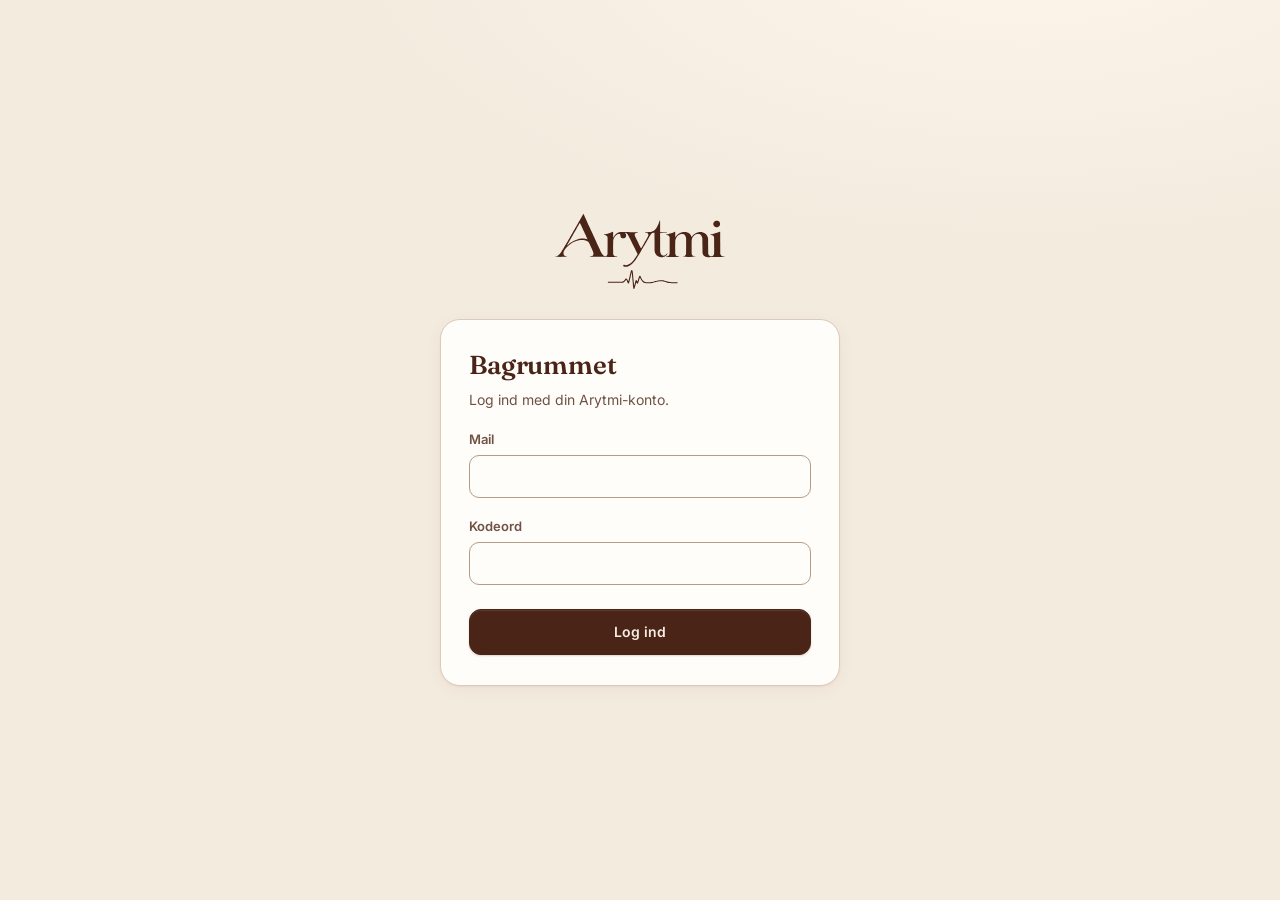
<file: admin/index.html>
<!doctype html>
<html lang="da">
<head>
<meta charset="UTF-8">
<!--
  INDHOLDSPOLITIK (CSP). Samme opbygning som de fire app-sider — se
  README.md for de tre ting, der er værd at kende, hvis du retter i den.

  Én forskel fra de andre sider: `form-action 'none'` er her af en endnu
  mere konkret grund. Login-formularen herunder indeholder et KODEORD til
  en administratorkonto. Uden linjen ville en formular uden JavaScript
  submitte til sig selv med GET, og kodeordet ville stå i adresselinjen,
  i browserhistorikken og i alt, hvad der måtte logge adresser undervejs.
-->
<!--
  ⚠️ `img-src` har faaet Supabase med 17/9, og det er IKKE en opblødning
  af politikken - det er en ny, navngiven kilde til én slags fil.

  Stedbillederne ligger i spanden `stedbilleder` (0034) og hentes fra
  projektets eget domaene. Uden linjen blokerer browseren dem lydloest:
  fladen ville vise tomme flisér, uploaden ville se ud til at lykkes, og
  fejlen ville staa i konsollen et sted, ingen kigger.

  Domaenet er det SAMME, som `connect-src` allerede tillader. Der er
  altsaa ikke kommet en ny part til - kun en ny slags anmodning til en
  part, siden i forvejen taler med.
-->
<!--
  ⚠️ `img-src` har OGSAA faaet OpenStreetMaps fliseserver 17/9, og DEN er
  en ny part. Det skal staa tydeligt, for det er den foerste.

  Hvorfor den maatte med: kortet ved "Vaelg placering" tegner fliser, og
  fliser er billeder fra et fremmed domaene. Uden linjen ville kortet vaere
  et graat felt - og LYDLOEST, som alting er, naar en CSP siger nej.

  Hvorfor lige den: `tile.openstreetmap.org` henter appen allerede fra
  (app.js:4956), og det samme goer `arytmi.com/rekognoscering`. Der kommer
  altsaa ikke en ny part til PRODUKTET - kun til den her sides politik.
  Havde vi valgt en anden udbyder for bagrummets skyld, ville der vaere to
  at holde styr paa i stedet for én.

  🔸 OG DEN ER IKKE DEN RIGTIGE PAA SIGT. C4 i `docs/oversete-ting.md`
  (Arytmi-repoet) siger det rent ud: OSM's fliser er drevet af frivillige
  og er ikke beregnet til apps med rigtige brugere, og CARTO stempler
  allerede "API KEY REQUIRED" tvaers over sine. Den dag OSM goer det
  samme, forsvinder kortet BEGGE steder paa én gang. Svaret i C4 er en
  noegle i Supabases secrets og en Edge-funktion, der henter flisen - og
  det er en beslutning, ikke en detalje. Den hoerer til Kennet.

  `data:` er OGSAA kommet med, og den er ikke en part - den er ingen.
  `data:` betyder "billedet staar i selve linjen", altsaa bytes fra vores
  egen side, ikke en adresse nogen kan svare paa. Grunden er konkret:
  Leaflet saetter en flises `src` til en 1x1 gennemsigtig GIF som
  `data:`-adresse, naar den AFBRYDER en hentning, man er scrollet forbi.
  Blev den blokeret, virkede kortet stadig - men konsollen fyldtes med en
  raekke roede CSP-fejl for HVER flise. Og en konsol fuld af stoej er en
  konsol, hvor den aegte fejl ikke kan ses. Det er faelde 4 i status, og
  den er dyrere end den her linje.

  (Nej, den kan ikke loeses ved at pege Leaflet paa en lokal fil:
  `L.Util.emptyImageUrl` er kun en KOPI i den minificerede udgave -
  motoren laeser sin egen variabel, og at rette i `vendor/` ville vaere at
  redigere tredjepartskode, vi ikke selv vedligeholder.)

  `connect-src` er URØRT. Kortet henter kun billeder.

  15/10 — SKRIFTERNE: `font-src 'self'`. Bagrummet henter Arytmis egne
  Fraunces og Inter fra ../fonts/ (samme filer som arytmi.com/privatliv).
  Kun vores egen vært - ingen fremmed adresse er kommet til. Kennets valg
  15/10; før faldt overskrifterne ned i Georgia og brødteksten i Segoe UI.

  24/9 — NUMMERPLADERNE (nummerplader.js) kræver to ting mere, og ikke én
  mere end det:
    · `'wasm-unsafe-eval'` i script-src. Motoren er WebAssembly, og en
      browser oversætter ikke wasm uden. Den tillader IKKE eval() af
      JavaScript — det er netop derfor, nøgleordet findes.
    · `'self'` i connect-src. Motoren henter sin .wasm og modellen med
      fetch, fra vores egen vært. Ingen fremmed adresse er kommet til.
-->
<meta http-equiv="Content-Security-Policy" content="default-src 'none'; script-src 'self' 'unsafe-inline' 'wasm-unsafe-eval'; style-src 'self' 'unsafe-inline'; font-src 'self'; img-src 'self' data: https://vxleyvtumbwtkejoiaev.supabase.co https://tile.openstreetmap.org; connect-src 'self' https://vxleyvtumbwtkejoiaev.supabase.co; base-uri 'none'; form-action 'none'">
<!--
  12/10 — CLICKJACKING (klar-til-live 2.5). `frame-ancestors` virker ikke i
  et meta-tag, og GitHub Pages kan ikke sende headeren. Så siden gemmer sig
  selv, indtil scriptet har set, at den IKKE ligger i en ramme. Ligger den i
  en, vises intet, og browseren sendes til den rigtige side i stedet.
  Skjul FØRST, vis bagefter: lykkes scriptet ikke, er siden usynlig — ikke
  åben i en fremmeds ramme. Bagrummet virker ikke uden JavaScript alligevel.
-->
<style id="mod-ramme">html{display:none!important}</style>
<script>
  if (window.self === window.top) {
    document.getElementById('mod-ramme').remove();
  } else {
    try { window.top.location = window.self.location.href; } catch (e) {}
  }
</script>
<meta name="viewport" content="width=device-width, initial-scale=1">
<title>Arytmi — bagrummet</title>
<meta name="robots" content="noindex, nofollow">
<link rel="icon" href="../favicon.ico?v=20260927" sizes="any">
<link rel="icon" href="../favicon-32.png?v=20260927" sizes="32x32" type="image/png">
<link rel="apple-touch-icon" href="../apple-touch-icon-180.png?v=20260927">
<!--
  Leaflet 1.9.4, lokalt og ikke fra et CDN - samme grund som i appen: det
  er tredjepartskode i produktionsstien, som en fremmed server ellers kan
  skifte ud under os. `script-src 'self'` ville i oevrigt ogsaa naegte et
  CDN. Samme fil som `rekognoscering/vendor/`, kopieret ind her, saa
  bagrummet ikke gaar i stykker den dag, rekognosceringen bliver flyttet.
-->
<link rel="stylesheet" href="vendor/leaflet.css?v=20260917">
<script src="vendor/leaflet.js?v=20260917"></script>
<!-- Nummerpladerne (24/9). Filen er lille; motoren og modellen (22 MB)
     hentes først, når nogen lægger et billede op. -->
<script src="nummerplader.js?v=20260924"></script>
<!-- Sider & funnels (9/11): Arytmis egen sidebygger. GrapesJS (1,1 MB)
     hentes først, når en side åbnes - se sider.js. -->
<link rel="stylesheet" href="sider.css?v=20261110f">
<script src="sider-elementer.js?v=20261110f"></script>
<script src="sider.js?v=20261110f"></script>
<!-- Produkter (0085, 9/11): produkter, varianter, priser, samlinger, rabatter,
     fragt og tags til Arytmis egen ordreformular - se produkter.js. -->
<link rel="stylesheet" href="produkter.css?v=20261109e">
<script src="produkter.js?v=20261110a"></script>
<!-- Kontakter (0089, 9/11): formularer -> kontakter, tidslinje, samtykke - se kontakter.js. -->
<link rel="stylesheet" href="kontakter.css?v=20261110u">
<script src="segmentregler.js?v=20261110a"></script>
<script src="kontakter.js?v=20261110u"></script>
<!-- Automatiseringer (0094, 10/11): forløb = udløser + trin; liste, editor, kørsler - se automatiseringer.js.
     Bruger segmentregler.js (delt med Kontakter) og nogle kt-klasser fra kontakter.css. -->
<link rel="stylesheet" href="automatiseringer.css?v=20261110a">
<script src="automatiseringer.js?v=20261110a"></script>
<!-- Ordrer (0090, 9/11): egen checkouts ordrer, filtre, refusion, annullering - se ordrer.js. -->
<link rel="stylesheet" href="ordrer.css?v=20261110a">
<script src="ordrer.js?v=20261110a"></script>
<!--
  =============================================================
  ARYTMI — BAGRUMMET. arytmi.com/admin
  =============================================================

  Bygget 11/9 2026. Kennet og Oliivia skal kunne passe Arytmi fra en
  browser i stedet for at åbne Supabases dashboard, hver gang der skal
  rettes et komma. Dashboardet er et værktøj for en, der kan SQL — det er
  ikke et arbejdsbord, og det tilgiver ikke en fejlklikket `delete`.

  DE FEM RUM (15/10)

    Oversigt            status og de fire nøgletal - hentet i samme sekund.
    Salg & Marketing    salg pr. dag og pr. produkt, funnelen, Google-søgning.
    Brugere             konti, adgang, roller, ordrer - og nye kunder pr. dag.
    Indhold             Tekster · Vores ture · Arytmi mails · Udgivelser.
    Drift & sikkerhed   driften, login-misbrug, to-faktor, beredskab og brudlog.

  En fane, der ser færdig ud og ikke er det, er værre end ingen fane: den
  værste tilstand for et værn er at se ud, som om det virker.

  ÉN UDGIV-KNAP, OG DEN SIDDER I TOPPEN. Den sender ALT ud — tekster og
  ture i ét bundt. Sad der en knap i hver fane, ville det se ud, som om
  man kunne udgive teksterne uden turene, og det kan man ikke.

  SIKKERHEDEN LIGGER IKKE HER. Alt går gennem PostgREST og
  Edge-funktionerne med brugerens eget token, og RLS afgør, hvad der
  kommer retur. Fjernede nogen hele denne fil og skrev sin egen, ville de
  få nøjagtig de samme rækker. Fanerne er en BEKVEMMELIGHED, ikke en lås
  — koden må gerne vise en knap til noget, serveren siger nej til, så
  længe serveren faktisk siger nej.

  ALT SKRIVES MED textContent. Aldrig innerHTML, ikke ét sted.

  NØGLEN HERUNDER ER OFFENTLIG. Det er den publicerbare nøgle, lavet til
  at stå i klientkode — samme som på de fire andre sider. Service-nøglen
  er en HELT anden ting og må aldrig herind.
-->
<style>
  /* =============================================================
     BAGRUMMETS UDSEENDE — ét lag, omskrevet 15/10 2026
     =============================================================

     Historikken, kort, så næste person ikke gentager den:
       17/9  Den første udgave var "ren og læselig, og den var ikke ARYTMI".
             Omskrevet: serif til overskrifter og tal, Udgiv stor og farvet,
             kort med dybde, fast sidebjælke der bliver bundbjælke på telefon.
       27/9  Oliivias palet. De gamle variabelnavne blev, kun værdierne skiftede.
       13/10 LØFT ("ikke særlig lækkert at arbejde i", Kennet): mørk skinne,
             større titler, nøgletal i serif, rundere kort. Lagt OVENPÅ som en
             blok - og så stod mange selektorer to steder med hver sin værdi.
       15/10 Kennet: "meget klodset og svært at læse ... sæt det professionelt
             op". Forslaget (fem rum, ét designsystem) er godkendt, med palet A
             (27/9), Arytmis egne skrifter og de fem navne. Det her er TRIN 1:
             kun udseendet. Faner, knapper og JavaScript er de samme.

     REGLERNE, DER HOLDER DET SAMLET
       · Én farve pr. ROLLE (tokens herunder). De gamle navne (--gran, --rav,
         --fjord, --dæmpet, --flade, --linje) peger på rollerne, så ingen
         klasse er omdøbt, og JavaScriptet ikke skal kende noget nyt.
       · Seks skriftstørrelser: 12 (etiket, versaler) · 13 (hjælp, metadata)
         · 14 (knapper, tabeller) · 15 (brødtekst, felter) · 18 serif
         (korttitel) · 30 serif (sidetitel, 24 på telefon). Nøgletal 32/40
         serif. INTET under 12 px.
       · Ét kort, én tabel, én formular, én slags status. Hver selektor står
         ÉT sted - ingen lag ovenpå, som 13/10 blev til.
       · Skrifterne er Arytmis egne, Fraunces og Inter, fra ../fonts/ (samme
         filer som arytmi.com/privatliv). Det kræver `font-src 'self'` i
         indholdspolitikken - Kennet 15/10. Indtil da faldt overskrifterne ned
         i Georgia og brødteksten i Segoe UI.
       · Status er altid lys + tegn + ord, aldrig farve alene (12/10).
     ============================================================= */
  @font-face{
    font-family:'Fraunces';
    font-style:normal;
    font-weight:300 700;
    font-display:swap;
    src:url('../fonts/fraunces.woff2?v=20261003') format('woff2');
  }
  @font-face{
    font-family:'Inter';
    font-style:normal;
    font-weight:400 700;
    font-display:swap;
    src:url('../fonts/inter.woff2?v=20261003') format('woff2');
  }

  :root{
    /* ROLLERNE — palet A, Oliivias fra 27/9 (Kennet 15/10). */
    --bund:#f4ebdf;          /* siden */
    --flade:#fffdf9;         /* kort, felter, tabeller */
    --flade-2:#f8f1e7;       /* indfældet: tabelhoved, paneler, valgt segment */
    --tekst:#4a2417;         /* 13:1 på flade */
    --tekst-2:#6f5245;       /* al sekundær tekst - 7:1 på flade, 6:1 på bund */
    --kant:#dccbb8;          /* kort og tabeller */
    --kant-felt:#b59c86;     /* felter: skal kunne SES, ikke kun ane */
    --skille:#efe5d8;        /* kun mellem rækker */
    --mørk:#3a1a10;          /* skinnen og ét ankertal */
    --mørk-tekst:#f6ede1;
    --mørk-tekst-2:#cfb3a2;
    --accent:#8e4333;        /* rust: fokus, aktiv, grafer */
    --accent-mørk:#74362a;
    --cta:#e8935a;           /* KUN Udgiv */
    --cta-mørk:#dc8249;
    --god:#4f6b4a;   --god-bg:#eef3ec;   --god-kant:#cfdcca;
    --advar:#7a5310; --advar-bg:#fbf1e2; --advar-kant:#ecd6b0;
    --fejl:#9c4221;  --fejl-bg:#f7e9e3;  --fejl-kant:#e6cfc4;
    --graa:#a8968a;

    /* De gamle navne, så klasserne og JavaScriptet er urørte. */
    --gran:var(--tekst);
    --gran-mørk:var(--mørk);
    --fjord:var(--tekst-2);
    --rav:var(--accent);
    --rav-mørk:var(--accent-mørk);
    --dæmpet:var(--tekst-2);
    --linje:var(--kant);
    --linje-blød:var(--skille);

    --skrift-display:'Fraunces',"Iowan Old Style","Palatino Linotype","Palatino","Georgia",serif;
    --skrift-brød:'Inter',-apple-system,BlinkMacSystemFont,"Segoe UI",Roboto,"Helvetica Neue",sans-serif;
    --skrift-kode:ui-monospace,SFMono-Regular,Menlo,Consolas,monospace;

    /* To skygger. Flere ville blive til fem. */
    --løft:0 1px 2px rgba(74,36,23,.05), 0 4px 16px rgba(74,36,23,.05);
    --løft-hævet:0 2px 4px rgba(74,36,23,.07), 0 12px 30px rgba(74,36,23,.11);

    --r-lille:10px;  /* knapper, felter, segmenter */
    --r:16px;        /* kort, tabeller, meldinger */
  }

  *{margin:0;padding:0;box-sizing:border-box}
  html,body{min-height:100%}
  body{
    background:var(--bund);
    color:var(--tekst);
    font-family:var(--skrift-brød);
    font-size:15px;
    line-height:1.55;
    -webkit-text-size-adjust:100%;
    -webkit-font-smoothing:antialiased;
  }
  .sr-only{
    position:absolute;width:1px;height:1px;padding:0;margin:-1px;overflow:hidden;
    clip:rect(0,0,0,0);white-space:nowrap;border:0;
  }
  button{font:inherit;color:inherit;cursor:pointer}
  input,textarea,select{font:inherit;color:inherit}
  [hidden]{display:none !important}

  h1,h2,h3{ font-family:var(--skrift-display); font-weight:600; letter-spacing:-.005em; color:var(--tekst); text-wrap:balance; }

  /* ---------- ETIKETTEN ----------
     Én etiket over hele bagrummet. Før stod den samme versal-etiket på
     11,5 px skrevet ni steder med hver sin farve og afstand. */
  .db-felt .navn, .db-h4, .bb-gruppe h4, .vl-gruppe h4, .skaerm-flok > h3, .gruppe > h3,
  .pl-titel, .bb-titel, .afsnit, th, .mail-emne-label{
    font-family:var(--skrift-brød);
    font-size:12px; font-weight:600; letter-spacing:.07em; text-transform:uppercase;
    color:var(--tekst-2);
  }

  /* HJÆLPETEKST. Før havde .hint kun regler i fire sammenhænge, så de andre
     steder stod hjælpen som almindelig brødtekst. */
  .hint{ font-size:13px; color:var(--tekst-2); line-height:1.5; }

  /* ---------- LOGIN ---------- */
  #login{ min-height:100dvh; display:flex; align-items:center; justify-content:center; padding:24px 20px; }
  #login .kort{ width:100%; max-width:400px; }
  #login .logo{ width:min(170px,46vw); height:auto; margin:0 auto 30px; display:block; }
  .flade{
    background:var(--flade); border:1px solid var(--kant);
    border-radius:20px; padding:30px 28px; box-shadow:var(--løft);
  }
  h1{ font-size:26px; line-height:1.2; }

  /* ---------- FORMULAREN ----------
     Én formular overalt: label over feltet, felt i 15 px med synlig kant,
     hjælp under. Datoer og tal ser ud som tekstfelterne. */
  label{
    display:block; font-size:13px; font-weight:600;
    color:var(--tekst-2); margin:18px 0 6px;
  }
  input[type=email],input[type=password],input[type=search],input[type=text],input[type=tel],
  input[type=url],input[type=number],input[type=date],input[type=datetime-local],input[type=week],
  textarea,select{
    width:100%; background:var(--flade); border:1px solid var(--kant-felt);
    border-radius:var(--r-lille); padding:10px 12px; color:var(--tekst);
    font-size:15px; font-weight:400; line-height:1.4;
    transition:border-color .15s, box-shadow .15s;
  }
  /* Et felt INDE i en label (fx "Ny bruger") arvede labelens 13 px fed skrift. */
  label input, label select, label textarea{ margin-top:6px; }
  input:hover,textarea:hover,select:hover{ border-color:var(--tekst-2); }
  input:focus,textarea:focus,button:focus-visible,select:focus,summary:focus-visible{
    outline:2px solid var(--accent); outline-offset:1px; border-color:transparent;
  }
  textarea{ resize:vertical; line-height:1.5; }
  ::placeholder{ color:#8d7566; opacity:1; }

  /* ---------- KNAPPERNE ----------
     Fire slags: primær (mørk), rolig (kant), fare (rød kant) og Udgiv
     (orange - kun den). To højder: 40 og 32 px. */
  .knap{
    display:inline-flex; align-items:center; justify-content:center; gap:7px;
    min-height:40px;
    background:var(--tekst); color:var(--mørk-tekst); border:1px solid var(--tekst);
    border-radius:12px; padding:9px 18px; font-weight:600; font-size:14px; line-height:1.2;
    box-shadow:0 1px 0 rgba(255,255,255,.1) inset, 0 1px 2px rgba(74,36,23,.2);
    transition:background .15s, box-shadow .15s, transform .1s;
  }
  .knap:hover{ background:var(--mørk); border-color:var(--mørk); }
  .knap:active{ transform:translateY(1px); }
  .knap[disabled]{ opacity:.45; cursor:default; transform:none; }
  .knap.bred{ width:100%; margin-top:24px; min-height:46px; }
  .knap.rolig{ background:var(--flade); color:var(--tekst); border-color:var(--kant); box-shadow:none; font-weight:500; }
  .knap.rolig:hover{ background:var(--flade-2); border-color:var(--kant-felt); }
  .knap.lille{ min-height:32px; padding:6px 12px; font-size:13px; border-radius:var(--r-lille); }
  .knap.fare{ color:var(--fejl); border-color:var(--fejl-kant); background:var(--flade); box-shadow:none; }
  .knap.fare:hover{ background:var(--fejl-bg); color:var(--fejl); border-color:#d9b9a9; }

  /* ---------- SVAR OG STATUS ---------- */
  .besked{ margin-top:16px; font-size:14px; padding:12px 14px; border-radius:12px; border:1px solid; line-height:1.5; }
  .besked.fejl{ background:var(--fejl-bg); color:var(--fejl); border-color:var(--fejl-kant); }
  .besked.god{ background:var(--god-bg); color:var(--god); border-color:var(--god-kant); }

  /* ---------- RAMMEN: SKINNE + ARK ----------
     Sidebjælken ("skinnen") står fast; arket ruller. På telefon bliver den
     en bundbjælke, samme sted som appens egen. Mørk fra 861 px (13/10). */
  #rum{
    display:grid;
    grid-template-columns:232px minmax(0,1fr);
    min-height:100dvh;
  }

  .skinne{
    display:flex; flex-direction:column;
    position:sticky; top:0; height:100dvh;
    padding:26px 16px 18px;
    background:linear-gradient(180deg,#4a2417 0%,#37190f 100%);
    box-shadow:2px 0 28px rgba(58,26,16,.14);
  }
  .sk-maerke{ padding:0 10px 30px; display:flex; flex-direction:column; gap:2px; }
  .sk-ord{ display:block; width:112px; height:auto; margin-bottom:4px; filter:brightness(0) invert(1); opacity:.93; }
  .sk-under{ font-size:12px; color:var(--mørk-tekst-2); letter-spacing:.16em; text-transform:uppercase; }

  nav.faner{ display:flex; flex-direction:column; gap:3px; }
  nav.faner button{
    display:flex; align-items:center; gap:11px; width:100%; text-align:left;
    background:none; border:0; padding:10px 12px;
    border-radius:var(--r-lille);
    font-size:14px; font-weight:500; color:#ead9c9;
    transition:background .14s, color .14s;
  }
  nav.faner button .ik{
    width:20px; height:20px; flex:0 0 auto;
    fill:none; stroke:currentColor; stroke-width:1.6;
    stroke-linecap:round; stroke-linejoin:round;
    opacity:.85;
  }
  nav.faner button:hover{ background:rgba(255,255,255,.08); color:#fff; }
  nav.faner button[aria-current=page]{
    background:var(--mørk-tekst); color:var(--tekst); font-weight:600;
    box-shadow:0 2px 10px rgba(0,0,0,.18);
  }
  nav.faner button[aria-current=page] .ik{ opacity:1; }

  /* Kontoen og udgangen i bunden - væk fra det, man arbejder med. */
  .sk-bund{ margin-top:auto; padding:14px 12px 0; border-top:1px solid rgba(255,255,255,.13); }
  .sk-hvem{ display:flex; flex-direction:column; margin-bottom:11px; min-width:0; }
  .sk-hvem b{ font-size:14px; font-weight:600; color:var(--mørk-tekst); }
  .sk-hvem .mail{
    font-size:12px; color:var(--mørk-tekst-2);
    overflow:hidden; text-overflow:ellipsis; white-space:nowrap;
  }
  .sk-bund .knap{ width:100%; color:var(--mørk-tekst); border-color:rgba(255,255,255,.25); background:transparent; box-shadow:none; }
  .sk-bund .knap:hover{ background:rgba(255,255,255,.1); color:#fff; border-color:rgba(255,255,255,.4); }

  .ark{ min-width:0; display:flex; flex-direction:column; }

  /* ---------- DE FEM RUM (15/10) ----------
     Korte navne på telefon (Salg, Drift); ventetallet på Indhold. */
  nav.faner button .n-kort{ display:none; }
  .nav-tal{
    margin-left:auto; min-width:22px; padding:0 7px; border-radius:999px;
    background:var(--cta); color:var(--tekst); font-size:12px; font-weight:700;
    line-height:20px; text-align:center; font-variant-numeric:tabular-nums;
  }
  /* Topbjælken findes kun på telefon - se TELEFONEN. */
  .topbjaelke{ display:none; }

  /* Udgiv hører til Indhold - og ikke til mails, der gælder straks. */
  body:not([data-rum="indhold"]) .udgiv-linje, body[data-under="mails"] .udgiv-linje,
  body:not([data-rum="indhold"]) .venter-liste, body[data-under="mails"] .venter-liste{ display:none; }

  /* Underfanerne i Indhold. Underfanens navn står i knappen, så de gamle
     sektionstitler (Tekster, Vores ture ...) skjules - deres indhold er urørt. */
  .underfaner{
    display:flex; flex-wrap:wrap; gap:4px; margin:4px 0 24px;
    padding:4px; background:var(--flade-2); border:1px solid var(--kant); border-radius:12px; width:fit-content; max-width:100%;
  }
  .underfaner button{
    background:none; border:0; border-radius:9px; padding:8px 14px;
    font-size:14px; font-weight:500; color:var(--tekst-2);
  }
  .underfaner button:hover{ color:var(--tekst); }
  .underfaner button[aria-selected="true"]{ background:var(--flade); color:var(--tekst); font-weight:600; box-shadow:0 1px 3px rgba(74,36,23,.12); }
  #fane-indhold > section > h2{ display:none; }

  /* Afsnit inde i et rum (fx "Sikkerhed" under Drift & sikkerhed). */
  .rum-afsnit{ font-size:22px; margin:36px 0 4px; }
  .rum-afsnit-under{ margin-bottom:8px; }
  .drift-kort{ margin-bottom:8px; }
  .db-efter{ margin-top:24px; }
  /* Id og ikke klasse: vis() skriver hele className om. */
  #db-fejl-salg, #db-fejl-drift{ margin:0 0 20px; }

  /* ---------- UDGIVELSESLINJEN ----------
     Husets vigtigste handling har sin egen klæbende linje. Er der noget at
     udgive, skifter hele linjen til kobber - på :has() omkring mærket. */
  .udgiv-linje{
    position:sticky; top:0; z-index:20;
    display:flex; align-items:center; gap:16px; flex-wrap:wrap;
    min-height:60px; padding:10px 44px;
    background:rgba(246,237,225,.85);
    -webkit-backdrop-filter:blur(10px); backdrop-filter:blur(10px);
    border-bottom:1px solid var(--skille);
    transition:background .2s, border-color .2s;
  }
  .ul-tekst{ flex:1 1 auto; min-width:0; font-size:13px; color:var(--tekst-2); }
  .ul-venter{ display:none; }
  .udgiv-linje:has(#udgiv-mærke:not([hidden])){
    background:linear-gradient(180deg,rgba(232,147,90,.2),rgba(142,67,51,.13));
    border-bottom-color:rgba(142,67,51,.32);
  }
  .udgiv-linje:has(#udgiv-mærke:not([hidden])) .ul-ro{ display:none; }
  .udgiv-linje:has(#udgiv-mærke:not([hidden])) .ul-venter{ display:inline; }
  .udgiv-linje:has(#udgiv-mærke:not([hidden])) .ul-tekst{ color:var(--tekst); font-weight:600; }

  #udgiv{
    flex:0 0 auto;
    background:var(--cta); border-color:var(--cta); color:var(--tekst);
    padding:9px 20px; font-size:14px; font-weight:700; border-radius:12px;
    box-shadow:0 1px 0 rgba(255,255,255,.35) inset, 0 2px 8px rgba(232,147,90,.4);
  }
  #udgiv:hover{ background:var(--cta-mørk); border-color:var(--cta-mørk); }
  #udgiv-mærke{
    display:inline-block; min-width:22px; padding:0 7px; margin-left:4px;
    background:rgba(74,36,23,.14); color:var(--tekst); border-radius:999px;
    font-size:12px; font-weight:700; line-height:20px; text-align:center;
    font-variant-numeric:tabular-nums;
  }

  /* ---------- HVAD VENTER? (Kennet 17/9) ---------- */
  .ul-se{
    flex:0 0 auto; background:none; border:1px solid rgba(142,67,51,.45);
    color:var(--tekst); border-radius:var(--r-lille); padding:7px 12px;
    font-size:13px; font-weight:600;
  }
  .ul-se:hover{ background:rgba(142,67,51,.12); }
  .venter-liste{
    position:sticky; top:60px; z-index:19;
    background:var(--flade); border-bottom:1px solid var(--kant);
    padding:16px 44px 18px; max-height:52vh; overflow:auto;
    box-shadow:var(--løft);
  }
  .vl-henter{ color:var(--tekst-2); font-size:14px; }
  .vl-gruppe{ margin-bottom:16px; }
  .vl-gruppe:last-child{ margin-bottom:0; }
  .vl-gruppe h4{ margin-bottom:7px; }
  .vl-post{
    display:grid; grid-template-columns:minmax(0,1fr) auto; gap:2px 14px;
    padding:8px 0; border-top:1px solid var(--skille); align-items:baseline;
  }
  .vl-navn{ font-size:14px; color:var(--tekst); overflow:hidden; text-overflow:ellipsis; white-space:nowrap; }
  .vl-hvem{ font-size:12px; color:var(--tekst-2); white-space:nowrap; text-align:right; }
  .vl-under{ grid-column:1/-1; font-family:var(--skrift-kode); font-size:12px; color:var(--tekst-2); }

  /* ---------- SIDEN ---------- */
  main{ flex:1 1 auto; max-width:1200px; width:100%; padding:36px 44px 110px; }
  /* Funnels: undermenu i sidebjælken (K 10/11) */
  .cf-under{ display:flex; flex-direction:column; gap:1px; margin:2px 0 6px 22px; padding-left:10px; border-left:1px solid rgba(255,255,255,.14); }
  .cf-under[hidden]{ display:none; }
  .cf-under .cf-gruppe{ font-size:10.5px; font-weight:700; letter-spacing:.08em; text-transform:uppercase; color:#ead9c9; opacity:.55; margin:10px 8px 3px; }
  .cf-under .cf-gruppe:first-child{ margin-top:4px; }
  nav.faner .cf-under button{ justify-content:space-between; gap:8px; padding:6px 8px; font-size:13.5px; font-weight:500; box-shadow:none; }
  nav.faner .cf-under button[aria-current=page]{ background:rgba(255,255,255,.14); color:#fff; font-weight:600; box-shadow:none; }
  nav.faner button .cf-pil{ margin-left:auto; width:16px; height:16px; transition:transform .15s; }
  nav.faner button[aria-expanded=true] .cf-pil{ transform:rotate(180deg); }
  .cf-under .cf-ikke{ background:rgba(243,227,195,.16); color:#f3e3c3; }
  .cf-ikke{ display:inline-block; padding:1px 6px; border-radius:8px; font-size:10.5px; font-weight:600; background:#f3e3c3; color:#6b4a12; white-space:nowrap; }
  @media (max-width:860px){ .cf-under{ display:none !important; } }
  h2{ font-size:30px; line-height:1.15; letter-spacing:-.012em; margin-bottom:6px; }
  .under{ color:var(--tekst-2); font-size:14px; margin-bottom:24px; max-width:68ch; line-height:1.55; }
  .afsnit{ margin-top:24px; margin-bottom:4px; }

  /* ---------- KORTET ----------
     Ét kort over hele bagrummet: lys flade, synlig kant, blød skygge, 16 px
     hjørner. Før fandtes fem varianter med hver sin kant og radius, og kortene
     skilte sig næsten ikke fra bunden (1,1:1). */
  .db-kort, .db-felt, .bruger-boks, .rulle, .tal .felt, .skaermkort, .rk, .tur, .mail-kort,
  .brud-kort, .brud-form, .note-kort{
    background:var(--flade); border:1px solid var(--kant); border-radius:var(--r);
    box-shadow:var(--løft);
  }

  /* ---------- BRUGERNE ---------- */
  .k-navn{ font-weight:600; }
  /* En lang mail må brydes - ellers bestemmer den hele tabellens bredde. */
  .k-mail{ font-size:13px; color:var(--tekst-2); overflow-wrap:anywhere; }
  .k-venter{ font-size:12px; color:var(--fejl); margin-top:2px; }
  .k-rolle{
    display:inline-block;
    font-size:12px; font-weight:600; letter-spacing:.02em;
    background:var(--flade-2); color:var(--tekst-2); border:1px solid var(--kant);
    border-radius:999px; padding:2px 10px;
  }
  .k-rolle.admin{ background:var(--tekst); color:var(--mørk-tekst); border-color:var(--tekst); }
  .k-handling{ text-align:right; white-space:nowrap; }
  /* Telefon (13/10): hver konto er et kort - navn, mail og rolle øverst, så
     adgang, telefon og oprettet som små linjer, og "Rediger" nederst. */
  @media (max-width:720px){
    #fane-kunder .rulle{ overflow:visible; border:0; background:none; box-shadow:none; border-radius:0; }
    #fane-kunder table, #fane-kunder tbody{ display:block; min-width:0; }
    #fane-kunder thead{ display:none; }
    #kunder tr{
      display:grid; grid-template-columns:minmax(0,1fr) auto; gap:6px 12px; align-items:start;
      background:var(--flade); border:1px solid var(--kant); border-radius:var(--r);
      padding:14px 16px; margin-bottom:10px; box-shadow:var(--løft);
    }
    #kunder td{ display:block; padding:0; border:0; font-size:14px; min-width:0; }
    #kunder td:nth-child(1){ grid-column:1; grid-row:1; overflow-wrap:anywhere; font-size:15px; }
    #kunder td:nth-child(5){ grid-column:2; grid-row:1; }
    #kunder td:nth-child(2), #kunder td:nth-child(3), #kunder td:nth-child(4), #kunder td:nth-child(6){ grid-column:1 / -1; }
    #kunder td:nth-child(2)::before{ content:'Telefon · '; color:var(--tekst-2); }
    #kunder td:nth-child(3)::before{ content:'Adgang · '; color:var(--tekst-2); }
    #kunder td:nth-child(4)::before{ content:'Oprettet · '; color:var(--tekst-2); }
    #kunder td.k-handling{ text-align:left; margin-top:4px; }
    #kunder td.tomt{ grid-column:1 / -1; }
  }

  .bruger-boks{ padding:22px 24px; margin-bottom:20px; }
  .bruger-boks h3{ font-size:18px; overflow-wrap:anywhere; }
  .bruger-boks > .under{ margin-bottom:6px; overflow-wrap:anywhere; }
  .bb-gruppe{ padding:16px 0; border-top:1px solid var(--skille); }
  .bb-gruppe h4{ margin-bottom:6px; }
  .bb-gruppe .hint{ margin-bottom:10px; }
  .bb-gruppe .bb-linje{ display:flex; gap:8px; flex-wrap:wrap; }
  .bb-gruppe.fare{ border-top-color:var(--fejl-kant); }
  .bb-gruppe.fare h4{ color:var(--fejl); }
  .bb-luk{ margin-top:14px; }
  .bruger-boks .status{ font-size:14px; color:var(--tekst-2); margin-top:12px; }
  .bruger-boks .status.fejl{ color:var(--fejl); }
  .bruger-boks .status.god{ color:var(--god); }
  .k-link{
    margin-top:14px; padding:13px 15px; background:var(--flade-2);
    border:1px solid var(--kant); border-radius:12px; font-size:13px;
  }
  .k-linktekst{
    display:block; margin-top:7px; font-family:var(--skrift-kode); font-size:12px;
    word-break:break-all; user-select:all; -webkit-user-select:all; color:var(--tekst);
  }

  /* ---------- DASHBOARDET (2.10) ----------
     Én accentfarve i alle grafer: hver graf viser én ting. Status er altid
     lys + ikon + ord. Nøgletal i serif (13/10 vandt over 12/10). */
  .db-top{ display:flex; align-items:flex-start; justify-content:space-between; gap:12px; }
  .db-top .under{ margin-bottom:24px; }
  .db-top-knapper{ display:flex; gap:8px; flex:0 0 auto; align-items:flex-start; }
  .db-status{
    display:flex; gap:12px; align-items:flex-start; padding:16px 18px; border-radius:var(--r);
    margin-bottom:20px; font-size:14px; line-height:1.5; border:1px solid; border-left-width:4px;
  }
  .db-status.god{ background:var(--god-bg); border-color:var(--god-kant); color:var(--god); }
  .db-status.advar{ background:var(--advar-bg); border-color:var(--advar-kant); color:var(--advar); }
  .db-status.fejl{ background:var(--fejl-bg); border-color:var(--fejl-kant); color:var(--fejl); }
  .db-status b{ display:block; font-size:15px; margin-bottom:2px; }
  .db-status ul{ margin:4px 0 0 18px; }
  .db-ikon{ flex:0 0 auto; width:22px; height:22px; margin-top:1px; }

  /* Fire nøgletal: 4 i en række på brede skærme, 2 × 2 ellers - aldrig ét alene. */
  .db-tal{ display:grid; gap:16px; grid-template-columns:repeat(2,minmax(0,1fr)); margin-bottom:20px; }
  /* Fire i en række først fra 1400 px: et beløb som "41.880 kr." i serif skal kunne stå. */
  @media (min-width:1400px){ .db-tal{ grid-template-columns:repeat(4,minmax(0,1fr)); } }
  .db-felt{ padding:20px 22px; }
  .db-felt .vaerdi{
    font-family:var(--skrift-display); font-size:clamp(26px,2.3vw,32px); font-weight:600; color:var(--tekst);
    line-height:1.1; margin-top:10px; letter-spacing:-.01em; overflow-wrap:normal;
    font-variant-numeric:tabular-nums lining-nums;
  }
  .db-felt.helt .vaerdi{ font-size:clamp(30px,2.8vw,40px); }
  .db-felt .note{ font-size:13px; color:var(--tekst-2); margin-top:6px; }
  /* Sidens ankerpunkt: det første nøgletal. Ét mørkt tal pr. side. */
  .db-felt.helt{
    background:linear-gradient(150deg,#5c2e1f 0%,var(--mørk) 100%);
    border-color:transparent; box-shadow:var(--løft-hævet);
  }
  .db-felt.helt .navn, .db-felt.helt .note{ color:#dcc3b3; }
  .db-felt.helt .vaerdi{ color:#fff8ef; }

  .db-kort{ position:relative; padding:22px 24px 20px; margin-bottom:20px; min-width:0; }
  .db-kort h3{ font-size:18px; font-weight:600; }
  .db-under{ font-size:13px; color:var(--tekst-2); margin:4px 0 14px; }
  .db-kort-top{ display:flex; justify-content:space-between; align-items:flex-start; gap:10px; flex-wrap:wrap; }
  .db-vaelg{ display:inline-flex; background:var(--flade-2); border:1px solid var(--kant); border-radius:var(--r-lille); padding:3px; gap:2px; }
  .db-vaelg button{ background:none; border:0; border-radius:7px; padding:5px 11px; font-size:13px; color:var(--tekst-2); }
  .db-tragt-top{ display:flex; align-items:center; justify-content:space-between; gap:10px; flex-wrap:wrap; margin-bottom:10px; }
  .db-tragt-top .db-h4{ margin:0; }
  .db-vaelg button[aria-pressed="true"]{ background:var(--flade); color:var(--tekst); font-weight:600; box-shadow:0 1px 2px rgba(74,36,23,.12); }
  .db-to{ display:grid; gap:20px; grid-template-columns:1fr 1fr; }
  .db-to .db-kort{ margin-bottom:0; }
  .db-to + .db-to, .db-to + h2{ margin-top:20px; }
  .db-graf{ position:relative; height:200px; }
  .db-graf.lav{ height:150px; }
  .db-graf svg{ display:block; width:100%; height:100%; overflow:visible; }
  .db-graf .akse{ font-size:12px; fill:var(--tekst-2); font-variant-numeric:tabular-nums; }
  .db-graf .gitter{ stroke:var(--skille); stroke-width:1; }
  .db-graf .grund{ stroke:var(--kant); stroke-width:1; }
  .db-graf .soejle{ fill:var(--accent); }
  .db-graf .ramt{ fill:transparent; cursor:default; }
  .db-graf .ramt:hover + .soejle, .db-graf .soejle.aktiv{ fill:var(--accent-mørk); }
  .db-graf .tom{ position:absolute; inset:0; display:flex; align-items:center; justify-content:center; color:var(--tekst-2); font-size:14px; text-align:center; padding:0 20px; }
  .db-tip{ position:absolute; pointer-events:none; background:var(--tekst); color:#fff; font-size:12px; line-height:1.35; padding:6px 9px; border-radius:8px; white-space:nowrap; transform:translate(-50%,-100%); margin-top:-8px; box-shadow:var(--løft-hævet); }
  .db-tip b{ font-weight:650; }
  .db-tabel{ margin-top:10px; font-size:13px; }
  .db-tabel summary{ cursor:pointer; color:var(--tekst-2); }
  .db-tabel summary:hover{ color:var(--tekst); }
  .db-tabel table{ margin-top:8px; }
  .db-prod{ display:grid; grid-template-columns:1fr auto; gap:4px 12px; align-items:center; margin-bottom:12px; font-size:14px; }
  .db-prod .bar{ grid-column:1/-1; height:8px; border-radius:4px; background:var(--flade-2); overflow:hidden; }
  .db-prod .bar i{ display:block; height:100%; background:var(--accent); border-radius:4px; }
  .db-prod .v{ color:var(--tekst-2); font-variant-numeric:tabular-nums; }
  .db-prod .pct{ color:var(--tekst); font-weight:600; }
  .db-tavle{ list-style:none; }
  .db-tavle li{ display:grid; grid-template-columns:22px 1fr; gap:4px 10px; padding:10px 0; border-top:1px solid var(--skille); font-size:14px; }
  .db-tavle li:first-child{ border-top:0; }
  .db-tavle .hvad{ font-weight:600; color:var(--tekst); }
  .db-tavle .hvordan{ grid-column:2; color:var(--tekst-2); font-size:13px; }
  .db-lys{ width:18px; height:18px; margin-top:1px; }
  .db-lys .lys-god{ fill:var(--god); }
  .db-lys .lys-advar{ fill:#b07a16; }
  .db-lys .lys-fejl{ fill:var(--fejl); }
  .db-lys .lys-graa{ fill:var(--graa); }
  .db-mini{ display:grid; grid-template-columns:repeat(2,1fr); gap:10px; }
  .db-mini > div{ background:var(--flade-2); border:1px solid var(--skille); border-radius:12px; padding:10px 12px; }
  .db-mini .t{ font-family:var(--skrift-display); font-size:22px; font-weight:600; color:var(--tekst); font-variant-numeric:tabular-nums; }
  .db-mini .n{ font-size:12px; color:var(--tekst-2); }
  .db-mini > .alarm{ background:var(--fejl-bg); border-color:var(--fejl-kant); }
  .db-mini .alarm .t{ color:var(--fejl); }
  .db-tre{ grid-template-columns:repeat(3,1fr); margin-bottom:12px; }
  .db-indre{ margin-top:16px; }
  .db-h4{ margin-bottom:10px; }
  #db-kilder + .db-h4{ margin-top:18px; }

  /* Brede skærme: kortene i to kolonner, der selv holder sig lige lange.
     `display:contents` lader de to kort i hvert par indgå i samme strøm. */
  /* KUN de direkte par. Før ramte reglen også det indre par i funnel-kortet
     (tragt + kilder), så det mistede sine to kolonner og sin afstand. */
  .db-kolonner > .db-to{ display:contents; }
  @media (min-width:1360px){
    .db-kolonner{ column-count:2; column-gap:20px; }
    .db-kolonner > .db-kort, .db-kolonner > .db-to > .db-kort{ break-inside:avoid; margin-bottom:20px; }
  }
  @media (max-width:720px){
    .db-tre{ grid-template-columns:repeat(3,1fr); gap:8px; }
    .db-to{ grid-template-columns:1fr; }
    .db-to .db-kort{ margin-bottom:16px; }
    .db-to + .db-to{ margin-top:0; }
    .db-tal{ gap:12px; }
    .db-felt{ padding:16px 16px; }
    .db-felt .vaerdi{ font-size:26px; white-space:normal; }
    /* Ankertallet får hele bredden; står det sidste så alene, får det den også. */
    .db-felt.helt, .db-tal > .db-felt:last-child:nth-child(even){ grid-column:1 / -1; }
    .db-felt.helt .vaerdi{ font-size:34px; }
    .db-kort{ padding:18px 16px 16px; }
  }

  /* --- Træk kortene rundt (Kennet 13/10) --- */
  .db-greb{
    position:absolute; top:4px; left:50%; transform:translateX(-50%);
    width:56px; height:18px; border:0; background:transparent; border-radius:9px;
    cursor:grab; touch-action:none; opacity:0; transition:opacity .15s, background .15s;
    display:flex; align-items:center; justify-content:center; padding:0;
  }
  .db-greb::before{ content:''; width:30px; height:4px; border-radius:2px; background:var(--tekst-2); opacity:.55; }
  .db-kort:hover .db-greb, .db-greb:focus-visible{ opacity:1; }
  .db-greb:hover{ background:var(--flade-2); }
  .db-greb:active{ cursor:grabbing; }
  @media (hover:none){ .db-greb{ opacity:.7; } }
  .db-kort.traekkes{
    z-index:30; cursor:grabbing; transition:none;
    box-shadow:var(--løft-hævet), 0 20px 44px rgba(74,36,23,.24);
  }
  .db-kort.traekkes .db-greb{ opacity:1; }
  .db-faldlinje{ position:fixed; height:4px; border-radius:2px; background:var(--accent); z-index:60; pointer-events:none; box-shadow:0 0 0 3px rgba(142,67,51,.18); }
  body.traekker{ user-select:none; -webkit-user-select:none; cursor:grabbing; }

  /* ---------- BEREDSKAB OG BRUDLOG (2.7) ---------- */
  .brud-trin{ margin:0 0 10px 18px; font-size:14px; line-height:1.6; }
  .brud-trin li{ margin-bottom:4px; }
  .brud-form{ margin-top:14px; padding:4px 18px 18px; box-shadow:none; }
  .brud-kort{ margin-top:12px; padding:14px 16px; }
  .brud-kort .brud-top{ font-size:13px; color:var(--tekst-2); margin-bottom:4px; }
  .brud-kort .brud-hvad{ font-size:15px; line-height:1.5; margin-bottom:6px; overflow-wrap:anywhere; }
  .brud-kort .brud-status{ font-size:13px; margin-bottom:8px; }
  .brud-kort .brud-status.frist{ color:var(--fejl); font-weight:600; }

  /* ---------- SALG & MARKETING: annoncer og ugenoter (3.9 trin 3) ---------- */
  /* Nulstil-knappen hører til tallenes kort - ikke til annoncerne. */
  body[data-salg="annoncer"] #db-nulstil, body[data-salg="ugenoter"] #db-nulstil, body[data-salg="google"] #db-nulstil,
  body[data-salg="produkter"] #db-nulstil{ display:none; }
  .sm-top{ display:flex; justify-content:space-between; align-items:flex-start; gap:10px; flex-wrap:wrap; margin-bottom:14px; }
  .sm-top h3, .sm-h3{ font-size:18px; font-weight:600; }
  .sm-h3{ margin:28px 0 4px; }
  .sm-hint{ margin-top:10px; }
  #ann-form{ margin:0 0 16px; }
  #ann-besked{ margin:0 0 16px; }
  .sm-felter{ display:grid; gap:0 14px; grid-template-columns:repeat(auto-fit, minmax(140px, 1fr)); }
  .sm-felter .hint{ grid-column:1 / -1; margin-top:6px; }
  /* Ni kolonner: overskrifterne må bryde, tallene må ikke. Smal skærm ruller i .rulle. */
  #salg-annoncer th{ white-space:normal; vertical-align:bottom; }
  @media (max-width:860px){ #salg-annoncer th{ white-space:nowrap; } }
  #salg-annoncer th:not(:first-child), #ann-liste td:not(:first-child){ padding-left:8px; padding-right:8px; }
  #salg-annoncer th:last-child, #ann-liste td:last-child{ padding-right:18px; }
  #ann-liste td{ white-space:nowrap; }
  #ann-liste td.sm-kampagne{ white-space:normal; overflow-wrap:anywhere; min-width:140px; }
  #ann-liste .sm-note{ display:block; font-size:12px; color:var(--tekst-2); margin-top:2px; }
  #ann-liste td.sm-greb{ text-align:right; }
  #ann-liste td.sm-greb .knap + .knap{ margin-left:6px; }
  #ann-flere{ margin-top:10px; }
  #ann-liste .sm-hentet{ font-size:12px; color:var(--tekst-2); white-space:nowrap; }
  #note-tekst{ margin-top:0; }
  .note-kort{ margin-top:12px; padding:14px 16px; }
  .note-kort .note-top{ font-size:13px; color:var(--tekst-2); margin-bottom:4px; }
  .note-kort .note-tekst{ font-size:15px; line-height:1.5; margin-bottom:8px; white-space:pre-wrap; overflow-wrap:anywhere; }
  .note-kort .knap + .knap{ margin-left:6px; }

  /* ---------- SALG & MARKETING: nøgletal (3.9 trin 5) ---------- */
  .nt-filtre{ display:flex; flex-wrap:wrap; gap:10px 16px; align-items:center; margin-bottom:14px; }
  .nt-filtre-mere > summary{ cursor:pointer; font-size:14px; color:var(--tekst-2); padding:6px 2px; }
  .nt-filtre-mere[open]{ flex-basis:100%; }
  .nt-filtre-mere .nt-vaelgere{ margin-top:8px; }
  .nt-filtre label{ margin:0; }
  .nt-valgfri, .nt-vaelgere{ display:flex; flex-wrap:wrap; gap:10px 14px; align-items:flex-end; }
  .nt-valgfri input{ width:auto; min-width:150px; }
  .nt-vaelgere select{ width:auto; min-width:160px; max-width:100%; }
  .nt-filtre label.nt-demo{ display:flex; align-items:center; gap:8px; font-weight:400; font-size:14px; color:var(--tekst); padding-bottom:10px; }
  .nt-demo input{ width:18px; height:18px; margin:0; accent-color:var(--accent); }
  .nt-periodetekst{ flex-basis:100%; margin:0; font-size:12px; }
  /* De fire tal (K 25/10): én rolig række, ingen noter. */
  .nt-fire{ display:grid; grid-template-columns:repeat(4,minmax(0,1fr)); gap:16px; padding:18px 22px; }
  @media (max-width:640px){ .nt-fire{ grid-template-columns:repeat(2,minmax(0,1fr)); } }
  .nt-fire .n{ font-size:13px; color:var(--tekst-2); }
  .nt-fire .t{ font-family:var(--skrift-display); font-size:28px; line-height:1.15; margin-top:4px; color:var(--tekst);
    font-variant-numeric:tabular-nums lining-nums; white-space:nowrap; }
  .nt-fire .s{ font-size:12px; color:var(--tekst-2); margin-top:2px; }
  .db-to h3{ margin-bottom:12px; }
  /* Foldet sammen: én linje pr. emne, åbnes med et klik. */
  .nt-fold{ border-top:1px solid var(--linje); }
  .nt-fold:last-of-type{ border-bottom:1px solid var(--linje); margin-bottom:20px; }
  .nt-fold > summary{ cursor:pointer; padding:14px 4px; font-weight:600; list-style-position:inside; }
  .nt-fold > summary span{ font-weight:400; font-size:13px; color:var(--tekst-2); margin-left:6px; }
  .nt-fold-indhold{ padding:4px 4px 22px; }
  .nt-fold-indhold .db-h4{ margin-top:18px; }
  .nt-fold-indhold .db-h4:first-child{ margin-top:4px; }
  .nt-fold .nt-tal{ margin-bottom:0; }
  /* Syv tal: omsætningen er ankeret og fylder to pladser - så går rækkerne op. */
  .nt-tal .db-felt.helt{ grid-column:span 2; }
  /* Under 360 px kan "Dækningsbidrag" og "2.000 kr." ikke stå i en halv bredde. */
  @media (max-width:359px){ .nt-tal{ grid-template-columns:1fr; } .nt-tal .db-felt.helt{ grid-column:auto; } }
  .nt-tal .db-felt .vaerdi.tom{ color:var(--tekst-2); }
  /* Hvilken annonce virker (0076): en tabel, der kan stå i 320 px. */
  .sb-tabel{ width:100%; border-collapse:collapse; font-size:14px; }
  .sb-tabel th{ font-size:12px; font-weight:500; color:var(--tekst-2); text-align:right; padding:0 0 8px 10px; border-bottom:1px solid var(--linje); }
  .sb-tabel th:first-child, .sb-tabel td:first-child{ text-align:left; padding-left:0; }
  .sb-tabel td{ padding:10px 0 10px 10px; border-bottom:1px solid var(--linje-blød); vertical-align:top; }
  .sb-tabel tr:last-child td{ border-bottom:0; }
  .sb-tabel td.sb-tal{ text-align:right; white-space:nowrap; font-variant-numeric:tabular-nums; }
  .sb-tabel b{ display:block; font-weight:600; overflow-wrap:anywhere; }
  .sb-tabel b.tom{ color:var(--tekst-2); font-weight:500; }
  .sb-lille{ display:block; font-size:12px; color:var(--tekst-2); margin-top:2px; }
  #nt-advarsler .knap{ margin-top:8px; }
  /* Den anden serie i "Annonceforbrug og omsætning": paletens petrol. */
  .db-graf .soejle.anden{ fill:#5f746f; }
  .db-graf .ramt:hover + .soejle + .soejle.anden, .db-graf .soejle.anden.aktiv{ fill:#47584f; }
  .nt-forklaring{ display:flex; gap:16px; font-size:13px; color:var(--tekst-2); margin:-6px 0 10px; }
  .nt-forklaring span{ display:inline-flex; align-items:center; gap:6px; }
  .nt-prik{ display:inline-block; width:10px; height:10px; border-radius:3px; background:var(--accent); }
  .nt-prik.anden{ background:#5f746f; }
  #nt-funnels .db-prod > span:first-child{ overflow-wrap:anywhere; }
  .nt-fdetalje{ grid-column:1/-1; font-size:13px; color:var(--tekst-2); margin-top:-2px; }
  @media (max-width:520px){
    .nt-vaelgere label:not(.nt-demo), .nt-vaelgere select{ width:100%; }
    .nt-valgfri label{ flex:1 1 130px; }
    .nt-valgfri input{ min-width:0; width:100%; }
  }

  /* ---------- SALG & MARKETING: produkter (3.9 trin 4) ---------- */
  #vare-form, #vare-besked, #cf-besked, #omk-besked{ margin:0 0 16px; }
  #gebyr-besked{ margin:14px 0 0; }
  #vare-liste td{ white-space:nowrap; }
  #vare-liste td.sm-kampagne{ white-space:normal; overflow-wrap:anywhere; min-width:140px; }
  #vare-liste .sm-note{ display:block; font-size:12px; color:var(--tekst-2); margin-top:2px; }
  #vare-liste tr.sm-arkiv td{ color:var(--tekst-2); }
  #vare-liste td.sm-greb{ text-align:right; }
  #vare-liste td.sm-greb .knap + .knap{ margin-left:6px; }
  .sm-gebyr{ padding:14px 18px 18px; }
  .sm-gebyr label{ margin-top:12px; }
  .sm-ordre-top{ margin-top:28px; }
  .sm-vis-alle{ margin:0 0 14px; }
  .afkryds label{ margin:0; font-size:14px; font-weight:400; color:var(--tekst); }
  .cf-kort .cf-navn, .omk-kort .omk-hvad{ font-size:15px; line-height:1.5; overflow-wrap:anywhere; }
  .cf-kort .cf-ukoblet{ color:var(--fejl); font-weight:600; }
  .cf-kort label{ margin:10px 0 0; }
  .omk-kort .omk-mangler{ color:var(--fejl); font-size:14px; margin:4px 0 8px; overflow-wrap:anywhere; }
  .omk-kort .omk-klar{ font-size:14px; margin:4px 0 8px; }
  .omk-kort .omk-tal{ font-size:14px; line-height:1.6; margin:4px 0 8px; }
  .omk-kort .brud-form{ margin-top:10px; }

  /* ---------- VÆLG PLACERING (17/9) ---------- */
  .placering{
    background:var(--flade-2); border:1px solid var(--skille);
    border-radius:14px; padding:14px 16px 16px; margin-bottom:14px;
  }
  .pl-titel{ margin-bottom:9px; }
  .pl-linje{ display:flex; gap:9px; flex-wrap:wrap; align-items:center; }
  .pl-linje input[type=search]{ flex:1 1 220px; min-width:0; }
  .pl-linje .knap{ flex:0 0 auto; }
  .pl-forslag{ display:flex; flex-direction:column; gap:5px; margin-top:9px; }
  .pl-forslag-knap{
    text-align:left; background:var(--flade); border:1px solid var(--kant);
    border-radius:var(--r-lille); padding:9px 12px; font-size:14px; color:var(--tekst);
  }
  .pl-forslag-knap:hover{ border-color:var(--accent); }
  .pl-status{ font-size:13px; color:var(--tekst-2); margin-top:8px; line-height:1.5; }
  .pl-status.god{ color:var(--god); }
  .pl-status.fejl{ color:var(--fejl); }
  /* Kortet: til stederne UDEN adresse. */
  .pl-kort{
    height:260px; margin-top:11px; border-radius:12px; overflow:hidden;
    border:1px solid var(--kant); background:#e9ddcf;
  }
  .pl-kort .leaflet-container{ height:100%; width:100%; background:#e9ddcf; font:inherit; }
  /* Nålen, tegnet i CSS: Leaflets egne markørbilleder ligger i en mappe, vi ellers skulle slæbe med. */
  .pl-naal{
    width:17px; height:17px; border-radius:50% 50% 50% 2px; transform:rotate(-45deg);
    background:var(--accent); border:2.5px solid #fff; box-shadow:0 1px 5px rgba(0,0,0,.4);
  }
  .pl-kort-hint{ font-size:12px; color:var(--tekst-2); margin-top:7px; line-height:1.5; }

  /* ---------- NØGLETAL (ældre fliser) ---------- */
  .tal{ display:grid; gap:16px; grid-template-columns:repeat(auto-fit,minmax(180px,1fr)); margin-bottom:30px; }
  .tal .felt{ padding:20px 20px 18px; }
  .tal .felt .stor{
    font-family:var(--skrift-display); font-size:32px; font-weight:600; line-height:1.05;
    letter-spacing:-.01em; color:var(--tekst); font-variant-numeric:tabular-nums lining-nums;
  }
  .tal .felt .navn{ font-size:13px; color:var(--tekst-2); margin-top:7px; font-weight:600; }
  .tal .felt .note{ font-size:12px; color:var(--tekst-2); margin-top:8px; line-height:1.45; }

  /* ---------- VÆRKTØJSLINJE ---------- */
  .værktøjslinje{ display:flex; flex-wrap:wrap; gap:10px; align-items:center; margin-bottom:20px; }
  .værktøjslinje input[type=search]{ flex:1 1 220px; max-width:380px; }
  .værktøjslinje select{ width:auto; }
  .tæller{ font-size:13px; color:var(--tekst-2); margin-left:auto; font-variant-numeric:tabular-nums; }

  /* ---------- SKÆRMENE (Tekster, 13/9: to trin - vælg skærmen, ret teksterne) ---------- */
  .skaerm-flok{ margin-bottom:30px; }
  .skaerm-flok > h3{ margin-bottom:4px; }
  .skaerm-flok > p.om{ color:var(--tekst-2); font-size:13px; margin:0 0 12px; max-width:66ch; }
  .skaermliste{ display:grid; gap:12px; grid-template-columns:repeat(auto-fill,minmax(280px,1fr)); }
  .skaermkort{
    display:flex; align-items:flex-start; gap:12px; text-align:left; width:100%;
    padding:16px 18px; color:inherit;
    transition:border-color .15s, box-shadow .15s, transform .12s;
  }
  .skaermkort:hover{ border-color:var(--accent); box-shadow:var(--løft-hævet); transform:translateY(-1px); }
  .skaermkort .krop{ flex:1 1 auto; min-width:0; }
  .skaermkort .navn{ font-weight:600; font-size:15px; display:block; color:var(--tekst); }
  .skaermkort .om{ color:var(--tekst-2); font-size:13px; margin-top:4px; line-height:1.5; }
  /* Hedder .antal og ikke .tal: .tal er nøgletalsfliserne (display:grid). */
  .skaermkort .antal{
    display:block; flex:0 0 auto; font-size:12px; color:var(--tekst-2);
    font-variant-numeric:tabular-nums; white-space:nowrap;
    background:var(--flade-2); border:1px solid var(--kant); border-radius:999px; padding:2px 10px; font-weight:600;
  }
  .skaermkort .antal.rettet{ background:var(--accent); border-color:var(--accent); color:#fffaf4; }
  .skaermkort.tom .antal{ opacity:.5; }

  .skaerm-hoved{ margin-bottom:20px; }
  .tilbagelink{
    background:none; border:0; padding:0; color:var(--tekst-2);
    font-size:14px; font-weight:600; margin-bottom:10px;
  }
  .tilbagelink:hover{ color:var(--tekst); text-decoration:underline; }
  .skaerm-hoved h3{ font-size:22px; margin:0; }
  .skaerm-hoved .om{ color:var(--tekst-2); font-size:14px; margin:6px 0 0; max-width:66ch; line-height:1.55; }

  /* ---------- TEKSTRÆKKER ---------- */
  .gruppe{ margin-bottom:26px; }
  .gruppe > h3{ margin-bottom:10px; padding-left:2px; }
  .rk{ padding:16px 18px; margin-bottom:10px; }
  .rk.rettet{ border-left:3px solid var(--accent); }
  .rk .hoved{ display:flex; align-items:baseline; gap:10px; flex-wrap:wrap; }
  .rk .nøgle{ font-family:var(--skrift-kode); font-size:12px; color:var(--tekst-2); }
  /* Overskriften på en række er TEKSTEN, ikke nøglen. */
  .rk .vist{ font-size:15px; font-weight:600; line-height:1.45; flex:1 1 100%; color:var(--tekst); }
  .rk .mærkat{ font-size:12px; font-weight:600; letter-spacing:.06em; text-transform:uppercase; color:var(--accent); }
  .rk .af{ font-size:12px; color:var(--tekst-2); margin-left:auto; }
  .rk .oprind{ font-size:13px; color:var(--tekst-2); margin-top:8px; padding-left:12px; border-left:2px solid var(--kant); line-height:1.6; }
  .rk .oprind::before{ content:"Står i koden: "; font-weight:600; color:var(--tekst-2); }
  .rk textarea{ margin-top:11px; min-height:54px; }
  .rk .bund{ display:flex; align-items:center; gap:9px; margin-top:11px; min-height:32px; flex-wrap:wrap; }
  .rk .bund .status{ font-size:13px; color:var(--tekst-2); margin-left:auto; text-align:right; }
  .rk .bund .status.fejl{ color:var(--fejl); }
  .rk .bund .status.god{ color:var(--god); }

  /* ---------- TURE ---------- */
  .tur{ margin-bottom:10px; overflow:hidden; }
  .tur.skjult .navn{ color:var(--tekst-2); }
  .tur > .linje{
    display:flex; align-items:center; gap:12px; width:100%;
    padding:14px 18px; background:none; border:0; text-align:left;
    transition:background .12s;
  }
  .tur > .linje:hover{ background:var(--flade-2); }
  .tur .prik{ flex:0 0 auto; width:8px; height:8px; border-radius:50%; background:var(--god); }
  .tur .prik.ude{ background:var(--graa); }
  .tur .navn{ font-weight:600; flex:1 1 auto; min-width:0; overflow:hidden; text-overflow:ellipsis; white-space:nowrap; color:var(--tekst); }
  .tur .smaa{ font-size:13px; color:var(--tekst-2); flex:0 0 auto; }
  .tur .pil{ color:var(--tekst-2); font-size:12px; flex:0 0 auto; }
  /* Telefon (13/10): navnet på sin egen linje, metadata'en under. */
  @media (max-width:720px){
    .tur > .linje{ display:grid; grid-template-columns:auto minmax(0,1fr) auto; gap:4px 12px; align-items:center; }
    .tur .navn{ white-space:normal; overflow:visible; text-overflow:clip; }
    .tur .pil{ grid-column:3; grid-row:1; }
    .tur .smaa{ grid-column:2 / 3; grid-row:2; }
  }

  .turkrop{ padding:2px 18px 18px; border-top:1px solid var(--skille); }
  .par{ display:grid; gap:0 16px; grid-template-columns:repeat(auto-fit,minmax(210px,1fr)); }
  .felt .hint{ font-size:12px; margin-top:5px; }
  .afkryds{ display:flex; align-items:center; gap:9px; margin-top:16px; font-size:14px; }
  .afkryds input{ width:18px; height:18px; accent-color:var(--tekst); flex:0 0 auto; }
  .afkryds .hint{ font-size:13px; }
  .turbund{
    display:flex; align-items:center; gap:9px; margin-top:20px;
    padding-top:16px; border-top:1px solid var(--skille); flex-wrap:wrap;
  }
  .turbund .status{ font-size:13px; color:var(--tekst-2); margin-left:auto; text-align:right; }
  .turbund .status.fejl{ color:var(--fejl); }
  .turbund .status.god{ color:var(--god); }
  .billedliste{ font-size:13px; color:var(--tekst-2); margin-top:19px; line-height:1.85; }
  .billedliste code{ font-family:var(--skrift-kode); font-size:12px; }

  /* ---------- ARYTMI MAILS (14/10) ----------
     Forhåndsvisningen (.mail-ramme) beholder MAILENS farver, ikke
     bagrummets: den skal ligne den mail, kunden får. */
  .mail-kort{ margin-bottom:12px; overflow:hidden; }
  .mail-hoved{ display:flex; align-items:center; gap:10px; width:100%; padding:16px 18px; background:none; border:0; text-align:left; cursor:pointer; font:inherit; color:var(--tekst); }
  .mail-hoved:hover{ background:var(--flade-2); }
  .mail-titel{ font-weight:600; font-size:15px; flex:1 1 auto; min-width:0; }
  .mail-rettet{ font-size:12px; font-weight:600; letter-spacing:.04em; text-transform:uppercase; color:var(--accent); background:var(--flade-2); border:1px solid var(--kant); border-radius:999px; padding:1px 9px; flex:0 0 auto; }
  .mail-rettet[hidden]{ display:none; }
  .mail-pil{ font-size:22px; line-height:1; color:var(--tekst-2); transition:transform .15s; flex:0 0 auto; }
  .mail-kort.åben .mail-pil{ transform:rotate(90deg); }
  .mail-krop{ padding:2px 18px 18px; border-top:1px solid var(--skille); }
  .mail-krop[hidden]{ display:none; }
  .mail-kort .om{ font-size:14px; color:var(--tekst-2); line-height:1.55; margin:14px 0 4px; }
  .mail-vejl{ font-size:13px; color:var(--tekst-2); line-height:1.5; margin:0 0 14px; }
  .mail-emne{ display:flex; align-items:center; gap:10px; margin-bottom:10px; }
  .mail-emne-label{ flex:0 0 auto; }
  .mail-emne input{ flex:1 1 auto; min-width:0; }
  .mail-laerred[hidden]{ display:none; }
  .mail-bjaelke{ background:var(--flade-2); border:1px solid var(--skille); border-radius:var(--r-lille); padding:11px 13px; margin-top:12px; font-size:14px; line-height:1.5; }
  .mail-bjaelke .hint{ font-size:13px; }
  .mail-chips{ display:flex; align-items:center; gap:7px; flex-wrap:wrap; margin-top:7px; }
  .mail-std{ display:flex; align-items:center; gap:10px; flex-wrap:wrap; margin-top:7px; }
  .mail-std .hint{ flex:1 1 200px; min-width:0; }
  .mail-bund{ display:flex; gap:9px; flex-wrap:wrap; padding-top:16px; margin-top:14px; border-top:1px solid var(--skille); }
  .mail-kort .status{ font-size:14px; color:var(--tekst-2); margin-top:11px; line-height:1.5; }
  .mail-kort .status.fejl{ color:var(--fejl); }
  .mail-kort .status.god{ color:var(--god); }
  .mail-ramme{ display:block; width:100%; height:640px; border:1px solid var(--kant); border-radius:12px; background:#ECEAE3; }
  .mail-ramme[hidden]{ display:none; }

  /* ---------- BILLEDER PÅ EN TUR (17/9) ---------- */
  .billedboks{ margin-top:20px; padding-top:16px; border-top:1px solid var(--skille); }
  .bb-titel{ margin-bottom:10px; }
  .billednet{ display:grid; gap:10px; grid-template-columns:repeat(auto-fill,minmax(112px,1fr)); }
  .bb-flise{
    position:relative; aspect-ratio:4/3; border-radius:12px; overflow:hidden;
    background:var(--flade-2); border:1px solid var(--skille);
    /* `touch-action:none` er ikke pynt: uden den ruller browseren siden,
       når man sætter fingeren på en flise - og så kan der aldrig trækkes. */
    cursor:grab; touch-action:none; user-select:none; -webkit-user-select:none;
    transition:box-shadow .14s, transform .14s;
  }
  .bb-flise:hover{ box-shadow:var(--løft); }
  .bb-flise.traekker{
    cursor:grabbing; opacity:.85; transform:scale(1.04);
    box-shadow:var(--løft-hævet); border-color:var(--accent); z-index:2;
  }
  .bb-flise img{ pointer-events:none; width:100%; height:100%; object-fit:cover; display:block; }
  /* De nitten gamle steder peger på filer i APPENS pakke - de kan ikke hentes herfra. */
  .bb-flise.lokal{ border-style:dashed; }
  .bb-ifil{
    width:100%; height:100%; display:flex; align-items:center; justify-content:center;
    font-size:12px; font-weight:600; color:var(--tekst-2); letter-spacing:.03em;
  }
  .bb-foerste{
    position:absolute; left:6px; bottom:6px;
    background:rgba(40,18,11,.8); color:#f8f1e7;
    font-size:12px; font-weight:600; letter-spacing:.03em;
    padding:1px 8px; border-radius:999px;
  }
  .bb-fjern{
    position:absolute; top:5px; right:5px; width:26px; height:26px;
    border:0; border-radius:50%; background:rgba(40,18,11,.75); color:#fff;
    font-size:15px; line-height:24px; text-align:center; padding:0;
    opacity:0; transition:opacity .14s;
  }
  .bb-flise:hover .bb-fjern, .bb-fjern:focus-visible{ opacity:1; }
  /* På en telefon findes der ingen hover - så skal krydset altid stå. */
  @media (hover:none){ .bb-fjern{ opacity:1; } }
  .bb-tom{ grid-column:1/-1; color:var(--tekst-2); font-size:14px; padding:14px 2px; }
  .bb-linje{ display:flex; align-items:center; gap:11px; flex-wrap:wrap; margin-top:11px; }
  .bb-vaelg{ cursor:pointer; }
  .bb-vaelg.arbejder{ opacity:.55; pointer-events:none; }
  .bb-linje .status{ font-size:13px; color:var(--tekst-2); }
  .bb-linje .status.fejl{ color:var(--fejl); }
  .bb-linje .status.god{ color:var(--god); }

  /* ---------- TABELLEN ----------
     min-width gælder KUN tabeller i .rulle. Før gjaldt den alle tabeller, så
     de små "Vis som tabel" rullede sidelæns på en telefon. */
  .rulle{ overflow-x:auto; }
  table{ border-collapse:collapse; width:100%; }
  .rulle table{ min-width:640px; }
  th,td{ text-align:left; padding:12px; border-bottom:1px solid var(--skille); font-size:14px; }
  th:first-child, td:first-child{ padding-left:18px; }
  th:last-child, td:last-child{ padding-right:18px; }
  th{ white-space:nowrap; letter-spacing:.05em; background:var(--flade-2); border-bottom-color:var(--kant); }
  .db-tabel th, .db-tabel td{ padding:7px 10px; font-size:13px; }
  tbody tr{ transition:background .12s; }
  tbody tr:hover{ background:var(--flade-2); }
  tbody tr:last-child td{ border-bottom:0; }
  td.dæmp{ color:var(--tekst-2); }
  td.tal-h,th.tal-h{ text-align:right; font-variant-numeric:tabular-nums; }
  .prik{ display:inline-block; width:7px; height:7px; border-radius:50%; background:var(--god); margin-right:7px; vertical-align:1px; }
  .prik.ude{ background:var(--graa); }

  .tomt{ color:var(--tekst-2); font-size:14px; padding:30px 4px; text-align:center; }
  .advarsel{
    background:var(--advar-bg); border:1px solid var(--advar-kant); border-left-width:4px; border-radius:var(--r);
    padding:15px 18px; font-size:14px; color:var(--tekst); margin-bottom:24px; line-height:1.6;
  }
  .advarsel b{ font-weight:700; }
  .advarsel code{ font-family:var(--skrift-kode); font-size:13px; }

  /* ---------- SKRIVEBORDET: lidt lys i hjørnet ---------- */
  @media (min-width:861px){
    body{ background:radial-gradient(1100px 480px at 80% -6%, #fcf5ea 0%, rgba(252,245,234,0) 62%), var(--bund); }
  }
  /* En lille bærbar: skinnen tager 232 px, så arket får mindre margen. */
  @media (min-width:861px) and (max-width:1100px){
    main{ padding:30px 28px 110px; }
    .udgiv-linje{ padding:10px 28px; }
    .venter-liste{ padding:16px 28px 18px; }
  }

  /* ---------- TELEFONEN ----------
     Skinnen flytter NED og bliver en bundbjælke, som appens egen. ALLE
     punkter skal kunne ses: før havde hver knap min-width:60px og en skjult
     vandret rulning, og Sikkerhed lå ude over kanten uden tegn på det
     (set 15/10). Nu deler knapperne bredden. Trin 2 (fem rum) giver dem
     mere plads. */
  @media (max-width:860px){
    #rum{ grid-template-columns:minmax(0,1fr); }

    .skinne{
      position:fixed; left:0; right:0; bottom:0; top:auto;
      height:auto; z-index:40;
      flex-direction:row; align-items:stretch; gap:2px;
      padding:6px 6px calc(6px + env(safe-area-inset-bottom));
      background:rgba(255,253,249,.97); box-shadow:0 -1px 0 var(--kant), 0 -6px 20px rgba(74,36,23,.06);
      -webkit-backdrop-filter:blur(10px); backdrop-filter:blur(10px);
    }
    .sk-maerke{ display:none; }

    /* ⚠️ "Log ud" må IKKE skjules (17/9): en knap, der kun findes på store
       skærme, er en blindgyde. På telefon står den i topbjælken (15/10), så
       bundbjælken har plads til de fem rum. */
    .sk-bund{ display:none; }
    .topbjaelke{
      display:flex; align-items:center; gap:10px;
      padding:10px 16px; padding-top:calc(10px + env(safe-area-inset-top));
      background:var(--flade); border-bottom:1px solid var(--kant);
    }
    .tb-ord{ width:84px; height:auto; display:block; }
    .tb-hvem{ margin-left:auto; font-size:13px; color:var(--tekst-2); min-width:0; overflow:hidden; text-overflow:ellipsis; white-space:nowrap; }

    nav.faner{ flex-direction:row; flex:1 1 auto; min-width:0; gap:2px; }
    nav.faner button{
      position:relative; flex:1 1 0; min-width:0; min-height:54px;
      flex-direction:column; justify-content:center; gap:3px; padding:6px 2px;
      font-size:12px; font-weight:500; line-height:1.15; text-align:center; border-radius:12px;
      color:var(--tekst-2);
    }
    nav.faner button:has(.n-kort) .n-lang{ display:none; }
    nav.faner button .n-kort{ display:inline; }
    nav.faner button .nav-tal{ position:absolute; top:3px; left:calc(50% + 6px); margin:0; min-width:18px; padding:0 5px; line-height:18px; }
    nav.faner button .ik{ width:21px; height:21px; opacity:1; }
    nav.faner button:hover{ background:var(--flade-2); color:var(--tekst); }
    nav.faner button[aria-current=page]{ background:var(--flade-2); color:var(--tekst); font-weight:600; box-shadow:inset 0 0 0 1px var(--kant); }

    /* Arket må ikke slutte bag bundbjælken. */
    main{ padding:22px 16px 116px; max-width:none; }
    h2{ font-size:24px; }
    .udgiv-linje{ padding:10px 16px; gap:10px; min-height:0; }
    .ul-tekst{ flex:1 1 100%; order:2; font-size:12px; }
    .venter-liste{ padding:14px 16px 16px; position:static; }
    input[type=email],input[type=password],input[type=search],input[type=text],input[type=tel],
    input[type=url],input[type=number],input[type=date],input[type=datetime-local],input[type=week],
    textarea,select{ font-size:16px; }
    .tal .felt .stor{ font-size:28px; }
  }
  @media (prefers-reduced-motion:reduce){
    *{ transition:none !important; animation:none !important; }
    .skaermkort:hover{ transform:none; }
  }
</style>
</head>
<body>

<!-- =============================================================
     LOGIN
     ============================================================= -->
<div id="login">
  <div class="kort">
    <img src="../logo-2026.svg" alt="Arytmi" class="logo" width="967" height="430">
    <div class="flade">
      <h1>Bagrummet</h1>
      <p style="color:var(--fjord);font-size:14px;margin-top:8px" id="login-under">Log ind med din Arytmi-konto.</p>
      <form id="login-form" novalidate>
        <label for="mail">Mail</label>
        <input type="email" id="mail" autocomplete="username" required inputmode="email" autocapitalize="off" spellcheck="false">
        <label for="kode">Kodeord</label>
        <input type="password" id="kode" autocomplete="current-password" required>
        <button type="submit" class="knap bred" id="login-knap">Log ind</button>
      </form>

      <!-- ANDET TRIN (0037). Vises KUN, hvis kontoen har en bekraeftet
           faktor. Har den ingen, ses den her aldrig, og login er som foer.

           `autocomplete="one-time-code"` er ikke pynt: den faar baade iOS
           og Android til at tilbyde koden fra tastaturet, saa man slipper
           for at skifte app med seks cifre i hovedet. -->
      <form id="mfa-form" novalidate hidden>
        <p style="color:var(--fjord);font-size:14px;margin:2px 0 14px">
          Åbn din autentificeringsapp og skriv den sekscifrede kode.
        </p>
        <label for="mfa-kode">Engangskode</label>
        <input type="text" id="mfa-kode" required maxlength="6"
               inputmode="numeric" pattern="[0-9]*" autocomplete="one-time-code"
               autocapitalize="off" spellcheck="false">
        <button type="submit" class="knap bred" id="mfa-knap">Bekræft</button>
        <button type="button" class="knap rolig bred" id="mfa-fortryd"
                style="margin-top:8px">Log ind som en anden</button>
      </form>

      <div id="login-besked" class="besked" hidden role="alert"></div>
    </div>
  </div>
</div>

<!-- =============================================================
     BAGRUMMET
     ============================================================= -->
<div id="rum" hidden>
  <!--
    OPBYGNINGEN, OMSKREVET 17/9

    Foer stod alt i én midterkolonne med fem faner i en vandret strimmel
    oeverst. Det er den mest generiske form et dashboard kan have, og den
    siger ingenting om, hvad det her er for et sted.

    Nu er der en FAST SIDEBJAELKE. Den koster 232 px paa en skaerm der har
    dem, og til gengaeld staar navigationen stille, mens man arbejder -
    man mister ikke sin plads, fordi man rullede gennem tre hundrede
    tekster. Paa telefon bliver den til en bundbjaelke, som appens egen.

    JAVASCRIPTET: knapperne ligger i #faner og har data-fane. skiftFane()
    slaar rummet op i RUM (rum -> sektion) og viser underfanerne i Indhold.
    #udgiv / #udgiv-ord / #udgiv-maerke / #ud / #hvem-navn / #hvem-mail
    findes stadig. Event-delegation med closest(), saa knapperne maa staa,
    hvor de vil.

    IKONERNE ER APPENS EGNE. Stierne er kopieret fra IKONER i app.js -
    hjem, blyant, kort og folk. Der gentegnes ikke noget af Kennets.

    FIRE PUNKTER, IKKE FEM. Der var en Billeder-fane et par timer 17/9.
    Den blev fjernet igen samme dag paa Kennets spoergsmaal - "kan de ikke
    bare ligge under turene?" - og han havde ret: et billede hoerer altid
    til ET STED, det laegges op paa turen, og det ses paa turen. En fane
    mere ville vaere det samme indhold et sted til.
    Det ene, den kunne, som turene ikke kan, var at vise hvilke steder der
    MANGLER billeder. Den oplysning staar nu paa turlinjen i stedet.

    FEM RUM, 15/10 (Kennet: "meget klodset og svaert at laese ... saet det
    professionelt op"). Oversigt · Salg & Marketing · Brugere · Indhold ·
    Drift & sikkerhed. Hver ting har ét sted: salg, funnel og Google i Salg &
    Marketing; tekster, ture, mails og udgivelser som underfaner i Indhold;
    driften, login-misbrug, to-faktor og brudloggen i Drift & sikkerhed.
    Oversigt viser kun status og de fire noegletal. Udgiv staar kun i
    Indhold - stadig ÉN knap, der sender tekster og ture samlet - og ikke
    ved mails, der gaelder straks. Paa telefon fem punkter i bundbjaelken
    (korte navne: Salg, Drift) og "Log ud" i en tynd topbjaelke. Rummet og
    underfanen staar i adressen (#salg, #indhold/mails), saa en
    genindlaesning lander, hvor man var.
  -->
  <aside class="skinne">
    <div class="sk-maerke">
      <img class="sk-ord" src="../logo-2026.svg" alt="Arytmi" width="967" height="430">
      <span class="sk-under">bagrummet</span>
    </div>

    <nav class="faner" id="faner" aria-label="Områder">
      <button type="button" data-fane="oversigt" aria-current="page">
        <svg class="ik" viewBox="0 0 24 24" aria-hidden="true"><path d="M4.5 11.5 12 4.5l7.5 7v7.3a1.2 1.2 0 0 1-1.2 1.2H14v-5.5h-4V20H5.7a1.2 1.2 0 0 1-1.2-1.2Z"/></svg>
        <span class="n-lang">Oversigt</span>
      </button>
      <button type="button" data-fane="salg">
        <svg class="ik" viewBox="0 0 24 24" aria-hidden="true"><path d="M2 12h5l1.5-3.5L10 15.5 11.5 5 13 16.5 14.5 10 16 12h6"/></svg>
        <span class="n-lang">Salg &amp; Marketing</span><span class="n-kort">Salg</span>
      </button>
      <button type="button" data-fane="kunder">
        <svg class="ik" viewBox="0 0 24 24" aria-hidden="true"><circle cx="9" cy="8" r="3"/><path d="M3.5 19c.6-3.3 2.9-5 5.5-5s4.9 1.7 5.5 5"/><circle cx="17" cy="8.5" r="2.4" opacity=".7"/><path d="M15 13.6c2 .2 3.6 1.7 4.2 4.4" opacity=".7"/></svg>
        <span class="n-lang">Brugere</span>
      </button>
      <button type="button" data-fane="indhold">
        <svg class="ik" viewBox="0 0 24 24" aria-hidden="true"><path d="M4.8 19.2 5.4 15l9-9a2 2 0 0 1 2.8 0l.8.8a2 2 0 0 1 0 2.8l-9 9Z"/><path d="M13.2 7.6 16.4 10.8" opacity=".55"/></svg>
        <span class="n-lang">Indhold</span>
        <span class="nav-tal" id="nav-venter" hidden></span>
      </button>
      <!-- Kun på store skærme (sider.css): editoren kan ikke bruges på en
           telefon. ÉN knap "Funnels" (K 9/11) - alt fra ClickFunnels ligger i
           venstremenuen #cf-menu: sider, produkter, ordrer, kontakter … -->
      <button type="button" data-fane="funnels" class="kun-stor" aria-expanded="false" aria-controls="cf-menu">
        <svg class="ik" viewBox="0 0 24 24" aria-hidden="true"><path d="M3.5 5h17l-6.5 7.5V19l-4 1.5v-8Z"/></svg>
        <span class="n-lang">Funnels</span>
        <svg class="ik cf-pil" viewBox="0 0 24 24" aria-hidden="true"><path d="M8 10l4 4 4-4"/></svg>
      </button>
      <!-- Funnels' undermenu (K 10/11: "dropdown under Funnels"). Foldes ud i
           alle Funnels-rum; punkter uden virkning står som "Ikke bygget". -->
      <div class="cf-under" id="cf-menu" role="group" aria-label="Funnels" hidden></div>
      <button type="button" data-fane="drift">
        <svg class="ik" viewBox="0 0 24 24" aria-hidden="true"><rect x="6" y="10.5" width="12" height="9" rx="2.5"/><path d="M8.5 10.5V8a3.5 3.5 0 0 1 7 0v2.5"/></svg>
        <span class="n-lang">Drift &amp; sikkerhed</span><span class="n-kort">Drift</span>
      </button>
    </nav>

    <div class="sk-bund">
      <div class="sk-hvem">
        <b id="hvem-navn"></b>
        <span class="mail" id="hvem-mail"></span>
      </div>
      <button type="button" class="knap rolig lille" id="ud">Log ud</button>
    </div>
  </aside>

  <div class="ark">
    <!-- TOPBJÆLKEN (telefon, 15/10). Bundbjælken har kun plads til de fem
         rum, så kontoen og "Log ud" bor her. Log ud skjules ALDRIG (17/9). -->
    <div class="topbjaelke">
      <img class="tb-ord" src="../logo-2026.svg" alt="Arytmi" width="967" height="430">
      <span class="tb-hvem" id="tb-hvem"></span>
      <button type="button" class="knap rolig lille" id="tb-ud">Log ud</button>
    </div>
    <!--
      UDGIVELSESLINJEN. Foer var Udgiv en lille knap mellem navnet og
      "Log ud". Alt hvad der rettes er usynligt for kunden, indtil der
      trykkes paa den - den fortjener sin egen linje.

      De to tekster skiftes med CSS alene, paa :has() omkring maerket,
      som JavaScriptet allerede viser og skjuler. Ingen ny JS.

      ⚠️ Hvileteksten lover IKKE "alt er ude". Maerket er ogsaa skjult,
      foer der er hentet noget, og en paastand om at alt er udgivet ville
      derfor vaere usand i det sekund, siden aabner.
    -->
    <div class="udgiv-linje">
      <div class="ul-tekst">
        <span class="ul-ro">Rettelser bliver først synlige i appen, når du udgiver.</span>
        <span class="ul-venter">Der er ændringer, kunden ikke kan se endnu.</span>
      </div>
      <!-- "Hvad venter?" — Kennet 17/9. Tallet paa knappen siger HVOR
           MANGE; det siger ikke HVILKE. Og det er det andet, man skal
           bruge, foer man trykker paa noget, alle kunder kan se. -->
      <button type="button" class="ul-se" id="ul-se" aria-expanded="false" aria-controls="venter-liste" hidden>Hvad venter?</button>
      <button type="button" class="knap" id="udgiv"><span id="udgiv-ord">Udgiv</span><span id="udgiv-mærke" hidden></span></button>
    </div>
    <div class="venter-liste" id="venter-liste" hidden></div>

  <main>
    <!-- ---------- OVERSIGT ---------- -->
    <section id="fane-oversigt">
      <!-- DASHBOARDET (klar-til-live 2.10, omgang 1, 12/10). Alt hentes fra
           edge-funktionen `overblik` i ét kald, hver gang fanen åbnes. -->
      <div class="db-top">
        <div>
          <h2>Oversigt</h2>
          <p class="under" id="db-hvornaar">Henter …</p>
        </div>
        <div class="db-top-knapper">
          <button type="button" class="knap rolig lille" id="db-opdater">Opdater</button>
        </div>
      </div>

      <div class="db-status" id="db-status" hidden></div>

      <div class="db-tal" id="db-tal"></div>

    </section>


    <!-- ---------- SALG & MARKETING (15/10) ----------
         Salget, funnelen og Google, flyttet fra Oversigt. Kortene kan trækkes
         rundt (Kennet 13/10; flyttede med hertil 15/10). Annonceforbrug og
         ugenoter ligger i hver sin underfane (klar-til-live 3.9, trin 3). -->
    <section id="fane-salg" hidden>
      <div class="db-top">
        <div>
          <h2>Salg &amp; Marketing</h2>
          <p class="under">Salget, besøgene på funnelen, annoncerne, Google-søgning og ugens noter.</p>
        </div>
        <div class="db-top-knapper">
          <button type="button" class="knap rolig lille" id="db-nulstil" hidden>Nulstil rækkefølge</button>
        </div>
      </div>
      <!-- Underfanerne (trin 3, 15/10): tallene, annoncerne og ugenoterne.
           Samme mønster som Indhold; rummet står i adressen (#salg/annoncer). -->
      <div class="underfaner" id="underfaner-salg" role="tablist" aria-label="Salg &amp; Marketing">
        <button type="button" role="tab" data-salg="tal" aria-selected="true">Tal</button>
        <button type="button" role="tab" data-salg="annoncer" aria-selected="false">Annoncer</button>
        <button type="button" role="tab" data-salg="google" aria-selected="false">Google</button>
        <button type="button" role="tab" data-salg="ugenoter" aria-selected="false">Ugenoter</button>
        <button type="button" role="tab" data-salg="produkter" aria-selected="false">Produkter</button>
      </div>
      <div id="salg-tal">
      <!-- TAL (K 25/10: "rodet ... man bliver blæst bagover"). Det vigtige
           fremme, resten foldet sammen: periode → fire tal → annoncerne →
           tragt og kilder → (Pr. dag · Flere tal · Produkter og funnels).
           Tallene er de samme som før: salg_noegletal (0067) og salg_besoeg
           (0076), hentet for samme periode. Kortene kan ikke længere trækkes
           rundt - der er kun fire, og de står i den rækkefølge, de læses. -->
      <div class="nt-filtre">
        <div class="db-vaelg" role="group" aria-label="Periode" id="nt-periode">
          <button type="button" data-nt="0" aria-pressed="false">I dag</button>
          <button type="button" data-nt="7" aria-pressed="false">7 dage</button>
          <button type="button" data-nt="30" aria-pressed="true">30 dage</button>
          <button type="button" data-nt="valgfri" aria-pressed="false">Valgfri</button>
        </div>
        <div class="nt-valgfri" id="nt-valgfri" hidden>
          <label>Fra <input type="date" id="nt-fra"></label>
          <label>Til <input type="date" id="nt-til"></label>
          <button type="button" class="knap lille" id="nt-vis">Vis</button>
        </div>
        <details class="nt-filtre-mere">
          <summary>Filtre</summary>
          <div class="nt-vaelgere">
            <label>Funnel <select id="nt-funnel"><option value="*">Alle funnels</option></select></label>
            <label>Kampagne <select id="nt-kampagne"><option value="*">Alle kampagner</option></select></label>
            <label class="nt-demo"><input type="checkbox" id="nt-demo"> Vis demo-ordrer</label>
          </div>
        </details>
        <p class="db-under nt-periodetekst" id="nt-periodetekst"></p>
      </div>
      <p class="besked fejl" id="nt-fejl" hidden role="alert"></p>
      <div class="db-status advar" id="nt-demo-maerke" hidden></div>
      <div class="db-status advar" id="nt-advarsler" hidden></div>
      <p class="besked fejl db-fejl" id="db-fejl-salg" hidden role="alert"></p>

      <!-- De fire tal: besøg, salg, omsætning, annoncer (tegnFire). -->
      <div class="db-kort nt-fire" id="nt-fire" aria-live="polite"></div>

      <!-- HVILKEN ANNONCE VIRKER (0076). Én linje pr. kampagne + utm_content.
           Besøg er visninger af salgssiden; salg kommer fra ClickFunnels'
           ordrer, som selv bærer utm_content. -->
      <div class="db-kort">
        <h3>Hvilken annonce virker</h3>
        <p class="db-under" id="sb-annoncer-under"></p>
        <div id="sb-annoncer"></div>
      </div>

      <!-- BESØG (2.10; periode fra vælgeren siden 25/10, 0076). Vores egen
           tæller: visninger, ikke personer — ingen cookies, ingen IP. -->
      <div class="db-kort">
        <div class="db-to">
          <div>
            <h3>Tragten</h3>
            <div id="db-tragt"></div>
          </div>
          <div>
            <h3>Hvor de kommer fra</h3>
            <div id="db-kilder"></div>
          </div>
        </div>
      </div>

      <!-- Foldet sammen. Graferne tegnes, når "Pr. dag" åbnes (de skal have
           en bredde at regne med). -->
      <details class="nt-fold">
        <summary>Pr. dag <span>besøg, omsætning, annoncer og ordrer</span></summary>
        <div class="nt-fold-indhold">
          <h4 class="db-h4">Besøg på salgssiden</h4>
          <div class="db-graf lav" id="db-graf-besoeg"></div>
          <h4 class="db-h4">Omsætning og annoncer</h4>
          <p class="db-under" id="nt-par-under"></p>
          <div class="nt-forklaring" aria-hidden="true">
            <span><i class="nt-prik"></i>Omsætning</span><span><i class="nt-prik anden"></i>Annonceforbrug</span>
          </div>
          <div class="db-graf" id="nt-graf-par"></div>
          <h4 class="db-h4">Ordrer</h4>
          <p class="db-under" id="nt-ordrer-under"></p>
          <div class="db-graf lav" id="nt-graf-ordrer"></div>
        </div>
      </details>

      <details class="nt-fold">
        <summary>Flere tal <span>ordreværdi, pris pr. køb, bidrag og resultat</span></summary>
        <div class="nt-fold-indhold">
          <div class="db-tal nt-tal" id="nt-tal"></div>
        </div>
      </details>

      <details class="nt-fold">
        <summary>Produkter og funnels</summary>
        <div class="nt-fold-indhold">
          <h4 class="db-h4">Omsætning pr. produkt</h4>
          <p class="db-under">Ekskl. moms, efter refusioner. Antal er stk. på ordrer, der ikke er refunderet.</p>
          <div id="nt-produkter"></div>
          <h4 class="db-h4">Resultat pr. funnel</h4>
          <p class="db-under">Bidrag er dækningsbidraget før annoncer: annonceforbruget kan ikke fordeles på funnels.</p>
          <div id="nt-funnels"></div>
        </div>
      </details>
      </div><!-- /salg-tal -->

      <!-- GOOGLE (K 25/10): egen underfane, så Tal kun handler om salget. -->
      <div id="salg-google" hidden>
      <!-- GOOGLE-SØGNING (2.10, Search Console). Hvor mange der ser og klikker
           på arytmi.com i Googles resultater, og på hvilke søgeord. Tallene er
           2-3 dage forsinkede. Kilden: overblik → soegning (GOOGLE_SERVICEKONTO). -->
      <div class="db-kort" data-kort="soegning">
        <h3>Google-søgning</h3>
        <p class="db-under" id="db-gsc-under"></p>
        <div id="db-gsc">
          <div class="db-mini" id="db-gsc-tal"></div>
          <h4 class="db-h4">Søgeord, 28 dage</h4>
          <div id="db-gsc-ord"></div>
        </div>
        <p class="hint" id="db-gsc-tom" hidden></p>
      </div>
      </div>

      <!-- ANNONCER (3.9 trin 3, 0065). Metas kampagner hentes hver nat af
           hent-meta-annoncer (0068) og kan ikke rettes her; andet tastes i hånden.
           Kun en bekræftet admin (RLS), som brudloggen. -->
      <div id="salg-annoncer" hidden>
        <div class="sm-top">
          <div>
            <h3>Annoncer</h3>
            <p class="db-under">Forbruget uden moms, de seneste først. Metas kampagner hentes hver nat. Tast kun det, der ikke kommer derfra.</p>
          </div>
          <button type="button" class="knap lille" id="ann-ny">Registrér forbrug</button>
        </div>
        <div id="ann-form" class="brud-form" hidden></div>
        <div id="ann-besked" class="besked" hidden role="alert"></div>
        <div class="rulle">
          <table>
            <thead><tr><th>Periode</th><th>Kanal</th><th>Kampagne</th><th class="tal-h">Forbrug</th>
              <th class="tal-h">Klik</th><th class="tal-h">Checkouts</th><th class="tal-h">Køb (Meta)</th>
              <th class="tal-h">Pris pr. køb</th><th></th></tr></thead>
            <tbody id="ann-liste"><tr><td colspan="9" class="tomt">Henter …</td></tr></tbody>
          </table>
        </div>
        <button type="button" class="knap rolig lille" id="ann-flere" hidden>Vis flere</button>
        <p class="hint sm-hint">Pris pr. køb vises først ved 5 køb ifølge Meta. Færre er for få at regne på.</p>
      </div>

      <!-- UGENOTER (3.9 trin 3, 0065). Én note pr. ISO-uge. -->
      <div id="salg-ugenoter" hidden>
        <div class="db-kort">
          <div class="db-kort-top">
            <h3 id="note-titel">Uge</h3>
            <div class="db-vaelg" role="group" aria-label="Skift uge">
              <button type="button" id="note-forrige" aria-label="Forrige uge">←</button>
              <button type="button" id="note-naeste" aria-label="Næste uge">→</button>
            </div>
          </div>
          <p class="db-under" id="note-periode"></p>
          <label for="note-tekst">Hvad skete der i ugen?</label>
          <textarea id="note-tekst" rows="5" maxlength="4000"
            placeholder="Fx: Vi testede tre annoncer. Forælder/barn fik flest klik, men date-annoncen gav flest køb."></textarea>
          <div class="bb-linje">
            <button type="button" class="knap lille" id="note-gem">Gem noten</button>
            <button type="button" class="knap fare lille" id="note-slet" hidden>Slet noten</button>
          </div>
          <div id="note-besked" class="besked" hidden role="alert"></div>
        </div>
        <h3 class="sm-h3">Tidligere noter</h3>
        <div id="note-liste"><p class="hint">Henter …</p></div>
      </div>

      <!-- PRODUKTER (3.9 trin 4, 0066). Omkostningerne pr. vare og det fælles
           betalingsgebyr. En betalt ordre får et øjebliksbillede af tallene;
           en ny pris rammer kun ordrer bagefter. -->
      <div id="salg-produkter" hidden>
        <div class="sm-top">
          <div>
            <h3>Varer</h3>
            <p class="db-under">Omkostninger pr. stk. uden moms. En ny pris gælder ordrer fra nu af — de gamle beholder deres tal.</p>
          </div>
          <button type="button" class="knap lille" id="vare-ny">Opret vare</button>
        </div>
        <div id="vare-form" class="brud-form" hidden></div>
        <div id="vare-besked" class="besked" hidden role="alert"></div>
        <div class="rulle">
          <table>
            <thead><tr><th>Vare</th><th class="tal-h">Indkøb</th><th class="tal-h">Fragt</th><th class="tal-h">Øvrige</th>
              <th class="tal-h">I alt pr. stk.</th><th class="tal-h">Varianter</th><th></th></tr></thead>
            <tbody id="vare-liste"><tr><td colspan="7" class="tomt">Henter …</td></tr></tbody>
          </table>
        </div>

        <h3 class="sm-h3">Varer fra ClickFunnels</h3>
        <p class="hint">Hver variant, der har stået på en ordre, kommer her af sig selv. Kobl den til den vare, den koster som — fx alle bilmodeller af samme madras til én vare.</p>
        <div id="cf-besked" class="besked" hidden role="alert"></div>
        <div id="cf-liste"><p class="hint">Henter …</p></div>

        <h3 class="sm-h3">Betalingsgebyr</h3>
        <div class="db-kort sm-gebyr">
          <p class="db-under" id="gebyr-under">Én sats for alle betalinger, regnet af det betalte beløb med moms.</p>
          <div class="sm-felter">
            <div><label for="gebyr-pct">Procent</label>
              <input id="gebyr-pct" type="text" inputmode="decimal" autocomplete="off" placeholder="fx 1,5"></div>
            <div><label for="gebyr-fast">Fast beløb i kroner</label>
              <input id="gebyr-fast" type="text" inputmode="decimal" autocomplete="off" placeholder="fx 1,80"></div>
          </div>
          <div class="bb-linje"><button type="button" class="knap lille" id="gebyr-gem">Gem gebyret</button></div>
          <div id="gebyr-besked" class="besked" hidden role="alert"></div>
        </div>

        <div class="sm-top sm-ordre-top">
          <div>
            <h3>Ordrer uden omkostninger</h3>
            <p class="db-under">Betalte ordrer, hvor en vare ikke er koblet, eller gebyret mangler. De fyldes ikke af sig selv, når du kobler — tryk på knappen.</p>
          </div>
          <button type="button" class="knap lille" id="omk-udfyld-alle">Udfyld alle</button>
        </div>
        <div class="afkryds sm-vis-alle">
          <input type="checkbox" id="omk-vis-alle">
          <label for="omk-vis-alle">Vis også ordrer, der har deres tal</label>
        </div>
        <div id="omk-besked" class="besked" hidden role="alert"></div>
        <div id="omk-liste"><p class="hint">Henter …</p></div>
      </div>
    </section>

    <!-- ---------- INDHOLD (15/10) ----------
         Tekster, ture, mails og udgivelser som underfaner. Udgiv-linjen vises
         kun her (CSS på body[data-rum]) - og ikke ved mails, der gælder straks. -->
    <section id="fane-indhold" hidden>
      <h2>Indhold</h2>
      <div class="underfaner" id="underfaner" role="tablist" aria-label="Indhold">
        <button type="button" role="tab" data-under="tekster" aria-selected="true">Tekster</button>
        <button type="button" role="tab" data-under="ture" aria-selected="false">Vores ture</button>
        <button type="button" role="tab" data-under="mails" aria-selected="false">Arytmi mails</button>
        <button type="button" role="tab" data-under="udgivelser" aria-selected="false">Udgivelser</button>
      </div>

    <!-- ---------- TEKSTER ---------- -->
    <section id="fane-tekster" hidden>
      <h2>Tekster</h2>
      <p class="under">
        Ret det, kunden læser i appen. Tomt felt betyder, at teksten i koden står ved magt —
        det er altid vejen tilbage. Rettelser bliver først synlige på en telefon, når du udgiver.
      </p>
      <div class="værktøjslinje">
        <label for="søg" class="sr-only">Søg i teksterne</label>
        <input type="search" id="søg" placeholder="Søg i alle skærme …" autocapitalize="off" spellcheck="false">
        <label for="filter" class="sr-only">Vis</label>
        <select id="filter">
          <option value="alle">Alle</option>
          <option value="rettede">Kun rettede</option>
          <option value="urørte">Kun urørte</option>
        </select>
        <span class="tæller" id="tekst-tæller"></span>
      </div>
      <!-- Overblikket over skaermene. Staar der, indtil man vaelger en. -->
      <div id="skaerme"></div>
      <!-- Hovedet, naar EN skaerm er valgt: vejen tilbage, navnet, hvad den er. -->
      <div class="skaerm-hoved" id="skaerm-hoved" hidden></div>
      <div id="tekster"></div>
    </section>

    <!-- ---------- TURE ---------- -->
    <section id="fane-ture" hidden>
      <h2>Vores ture</h2>
      <p class="under">
        Destinationerne, kunden får foreslået. Alt i en tur kan rettes herfra, og der kan lægges
        nye til. En tur, nogen kan have set, kan tages ud — men ikke slettes.
      </p>
      <div class="værktøjslinje">
        <label for="søg-tur" class="sr-only">Søg blandt turene</label>
        <input type="search" id="søg-tur" placeholder="Søg i navn, ord eller beskrivelse …" autocapitalize="off" spellcheck="false">
        <button type="button" class="knap" id="ny-tur">+ Ny tur</button>
        <span class="tæller" id="tur-tæller"></span>
      </div>
      <div id="ture"><p class="tomt">Henter …</p></div>
    </section>

    <!-- ---------- ARYTMI MAILS (14/10) ----------
         Teksten i de automatiske mails. Layoutet sidder i koden; her rettes
         kun tekstfelterne. Kode- og kodeordsmailen (login) er ikke med. -->
    <section id="fane-mails" hidden>
      <h2>Arytmi mails</h2>
      <p class="under">
        Teksten i de mails, Arytmi sender af sig selv. Du retter ordene; designet sidder fast.
        En rettelse gælder straks og skal ikke udgives. Kode- og kodeordsmailen (login) kan ikke rettes her.
      </p>
      <div id="mails"><p class="tomt">Henter …</p></div>
    </section>

    <!-- ---------- UDGIVELSER (flyttet fra Oversigt 15/10) ---------- -->
    <section id="fane-udgivelser" hidden>
      <h2>Udgivelser</h2>
      <p class="under">Hver gang indholdet sendes ud, lægges der en linje her. Linjen kan ikke rettes bagefter — heller ikke af en administrator.</p>
      <div class="rulle">
        <table>
          <thead><tr><th>Nr.</th><th>Hvornår</th><th>Af</th><th class="tal-h">Tekster</th><th class="tal-h">Ture</th><th></th></tr></thead>
          <tbody id="historik"><tr><td colspan="6" class="tomt">Henter …</td></tr></tbody>
        </table>
      </div>
    </section>
    </section><!-- /fane-indhold -->

    <!-- ---------- SIDER & FUNNELS (9/11) ----------
         Arytmis egen sidebygger, der skal afløse ClickFunnels. Logikken
         ligger i sider.js; her står kun skelettet. -->
    <section id="fane-sider" hidden>
      <h2>Sider &amp; funnels</h2>
      <p class="under">
        Byg salgssider og funnels. Kladden kan rettes frit. Kunden ser først noget,
        når siden er udgivet, og udgivelsen til afsted.arytmi.com er slået til.
      </p>
      <span class="status" id="sider-status" role="status"></span>
      <div id="sider-liste"></div>
    </section>

    <!-- ---------- PRODUKTER (0085, 9/11) ----------
         Det, ordreformularen sælger. Logikken ligger i produkter.js. -->
    <section id="fane-produkter" hidden>
      <h2>Produkter</h2>
      <p class="under">
        Produkter med varianter og priser, samlinger, rabatter og fragt — det, jeres egen
        ordreformular sælger. Beløb er med moms. "Send til Stripe" gør prisen klar til betaling.
      </p>
      <div class="underfaner" id="pr-faner" role="tablist">
        <button type="button" role="tab" data-pf="produkter" aria-selected="true">Produkter</button>
        <button type="button" role="tab" data-pf="samlinger" aria-selected="false">Samlinger</button>
        <button type="button" role="tab" data-pf="rabatter" aria-selected="false">Rabatter</button>
        <button type="button" role="tab" data-pf="fragt" aria-selected="false">Fragt</button>
        <button type="button" role="tab" data-pf="tags" aria-selected="false">Tags</button>
      </div>
      <span class="status" id="pr-status" role="status"></span>
      <div id="pr-indhold"></div>
    </section>

    <!-- ---------- ORDRER (0090, 9/11) ----------
         Ordrer fra den egne checkout. Logikken ligger i ordrer.js; knapperne
         (refundér, annullér, skift pris …) går gennem funktionen ordre-handling. -->
    <section id="fane-ordrer" hidden>
      <h2>Ordrer</h2>
      <p class="under">
        Alle køb gennem jeres egen ordreformular. Søg, filtrér og gem filtre; åbn en ordre for at
        refundere, annullere, skifte pris på abonnementet, sende den eller gensende kvitteringen.
      </p>
      <span class="status" id="or-status" role="status"></span>
      <div id="or-indhold"></div>
    </section>

    <!-- ---------- KONTAKTER (0089, 9/11) ----------
         Formularer -> kontakter. Logikken ligger i kontakter.js. -->
    <section id="fane-kontakter" hidden>
      <h2>Kontakter</h2>
      <p class="under">
        Alle, der har udfyldt en formular på jeres sider, med deres felter, samtykker og køb.
        Segmenter er navngivne målgrupper ud fra regler. Formularer bestemmer, hvem der får besked, når en formular sendes.
      </p>
      <div class="underfaner" id="kt-faner" role="tablist">
        <button type="button" role="tab" data-kf="kontakter" aria-selected="true">Kontakter</button>
        <button type="button" role="tab" data-kf="segmenter" aria-selected="false">Segmenter</button>
        <button type="button" role="tab" data-kf="formularer" aria-selected="false">Formularer</button>
      </div>
      <span class="status" id="kt-status" role="status"></span>
      <div id="kt-indhold"></div>
    </section>

    <!-- ---------- AUTOMATISERINGER (0094, 10/11) ----------
         Forløb: en udløser og en liste af trin. Logikken ligger i automatiseringer.js. -->
    <section id="fane-automatiseringer" hidden>
      <h2>Automatiseringer</h2>
      <p class="under">
        Forløb, der kører af sig selv: en udløser (fx en formular, et tag eller et køb) og så trin som mail, vent, tag,
        besked til teamet og betingelser. Følg, hvem der står hvor, under Kørsler.
      </p>
      <span class="status" id="au-status" role="status"></span>
      <div id="au-indhold"></div>
    </section>

    <!-- ---------- IKKE BYGGET ENDNU (Funnels-menuens tomme punkter) ---------- -->
    <section id="fane-ikke" hidden>
      <h2 id="ikke-titel"></h2>
      <p class="under"><span class="cf-ikke">Ikke bygget endnu</span></p>
      <p id="ikke-tekst"></p>
    </section>

    <!-- ---------- KUNDER ---------- -->
    <section id="fane-kunder" hidden>
      <h2>Brugere</h2>
      <p class="under">
        De nyeste først. Roller, adgang og oprettelse går gennem en funktion på serveren —
        ikke gennem den her side. Det er serveren, der afgør, hvad du må.
      </p>
      <div class="værktøjslinje">
        <label for="søg-kunde" class="sr-only">Søg blandt brugere</label>
        <input type="search" id="søg-kunde" placeholder="Søg i navn, mail eller telefon …" autocapitalize="off" spellcheck="false">
        <button type="button" class="knap" id="ny-kunde">+ Ny bruger</button>
        <span class="tæller" id="kunde-tæller"></span>
      </div>
      <!-- Handlingerne for ÉN bruger. Ligger her og ikke som seks knapper
           pr. raekke: i en tabel staar raekkerne taet, og "Slet" skal ikke
           altid vaere ét greb vaek. -->
      <div class="bruger-boks" id="bruger-boks" hidden></div>
      <div class="rulle">
        <table>
          <thead><tr><th>Navn</th><th>Telefon</th><th>Adgang</th><th>Oprettet</th><th>Rolle</th><th></th></tr></thead>
          <tbody id="kunder"><tr><td colspan="6" class="tomt">Henter …</td></tr></tbody>
        </table>
      </div>

      <!-- Nye kunder pr. dag (flyttet fra Oversigt 15/10). -->
      <div class="db-kort db-efter">
        <h3>Nye kunder pr. dag</h3>
        <p class="db-under" id="db-nye-under"></p>
        <div class="db-graf lav" id="db-graf-nye"></div>
      </div>
    </section>

    <!-- =========================================================
         SIKKERHED — to-faktor (0037, 21/9)
         =========================================================
         Fladen her TILMELDER en faktor. Den håndhæver ingenting: kravet
         ligger i `er_admin_bekraeftet()` i databasen og i de to
         Edge-funktioner. Fjerner nogen knappen i sin egen browser, sker
         der derfor ingenting — præcis som med rollekontrollen længere
         oppe. Det er serveren, der siger fra.

         QR-koden vises som et <img> med en data:-URI, ikke som indsat
         SVG. To grunde: siden bygger konsekvent DOM med textContent og
         rører aldrig innerHTML, og `img-src 'self' data:` står allerede
         i indholdspolitikken. Hemmeligheden vises ALTID som tekst ved
         siden af — et kamera, der ikke vil fokusere, må ikke kunne
         spærre nogen ude fra sin egen tilmelding. -->
    <section id="fane-sikkerhed" hidden>
      <h2>Drift &amp; sikkerhed</h2>
      <p class="under">Backup, test, fejl og login — og hvad vi gør, hvis noget slipper ud.</p>

      <!-- Driften og login-misbrug (flyttet fra Oversigt 15/10). -->
      <p class="besked fejl db-fejl" id="db-fejl-drift" hidden role="alert"></p>
      <div class="db-to drift-kort">
        <div class="db-kort">
          <h3>Driften</h3>
          <p class="db-under">Grønt er i orden. Gråt er ikke sat op endnu.</p>
          <ul class="db-tavle" id="db-drift"></ul>
        </div>
        <div class="db-kort">
          <h3>Login og misbrug — seneste døgn</h3>
          <p class="db-under">Koder på mail og invitationer. Et ramt loft er værd at kigge på.</p>
          <div class="db-mini" id="db-login"></div>
        </div>
      </div>

      <h3 class="rum-afsnit">Sikkerhed</h3>
      <p class="hint rum-afsnit-under">To-faktor beskytter det farlige: brugerlisten, adgange, roller, sletning og udgivelse.</p>

      <div class="bb-gruppe" id="mfa-status-boks">
        <h4>Din to-faktor</h4>
        <p class="hint" id="mfa-status">Henter …</p>
        <div class="bb-linje" id="mfa-knapper"></div>
      </div>

      <!-- Tilmeldingen. Skjult, indtil nogen trykker "Slå to-faktor til". -->
      <div class="bb-gruppe" id="mfa-tilmeld" hidden>
        <h4>Scan koden</h4>
        <p class="hint">
          Åbn din autentificeringsapp — Google Authenticator, 1Password, Bitwarden eller
          en anden — og scan firkanten. Kan kameraet ikke, så skriv nøglen nedenunder ind
          i hånden.
        </p>
        <img id="mfa-qr" alt="QR-kode til din autentificeringsapp" width="200" height="200"
             style="background:#fff;padding:10px;border-radius:10px;border:1px solid var(--linje)">
        <p class="hint" style="margin-top:10px">
          Nøglen, hvis du skriver den selv:<br>
          <code id="mfa-hemmelighed"
                style="font-size:14px;letter-spacing:.5px;word-break:break-all;user-select:all"></code>
        </p>
        <label for="mfa-tilmeld-kode">Skriv koden fra appen, så vi ved den virker</label>
        <input type="text" id="mfa-tilmeld-kode" maxlength="6" inputmode="numeric"
               pattern="[0-9]*" autocomplete="one-time-code" autocapitalize="off" spellcheck="false">
        <div class="bb-linje">
          <button type="button" class="knap lille" id="mfa-tilmeld-gem">Slå til</button>
          <button type="button" class="knap rolig lille" id="mfa-tilmeld-fortryd">Fortryd</button>
        </div>
      </div>

      <div id="mfa-besked" class="besked" hidden role="alert"></div>

      <!-- BEREDSKAB OG BRUDLOG (klar-til-live 2.7, 12/10). Planen i sin helhed
           står i app-repoet (docs/beredskab.md); her står det, der haster. -->
      <div class="bb-gruppe" id="beredskab">
        <h4>Ved et brud på persondatasikkerheden</h4>
        <ol class="brud-trin">
          <li><b>Luk hullet</b> med det samme. Slet intet bevis.</li>
          <li><b>Skriv det i loggen herunder</b> inden for en time, og ring til den anden.</li>
          <li><b>Inden for 24 timer:</b> hvad, hvilke data, hvor mange — og hvor stor er risikoen for dem.</li>
          <li><b>Senest 72 timer efter, vi blev klar over det:</b> anmeld til Datatilsynet (via virk.dk),
            medmindre der sandsynligvis ikke er en risiko. I tvivl: anmeld.</li>
          <li><b>Høj risiko:</b> skriv også til de berørte.</li>
        </ol>
        <p class="hint">Hele planen, med første hjælp nøgle for nøgle:
          <a href="https://github.com/tcnp97hggv-source/Arytmi/blob/main/docs/beredskab.md" target="_blank" rel="noopener">docs/beredskab.md</a>.</p>
      </div>

      <div class="bb-gruppe" id="brudlog-boks">
        <h4>Brudloggen</h4>
        <p class="hint">Alle brud skrives her — også dem, der ikke anmeldes (art. 33, stk. 5).
          Kun en admin, der har brugt sin to-faktor, kan se og skrive. Intet kan slettes;
          en fejl rettes.</p>
        <div class="bb-linje"><button type="button" class="knap lille" id="brud-ny">Skriv et nyt brud</button></div>
        <div id="brud-form" class="brud-form" hidden></div>
        <div id="brud-besked" class="besked" hidden role="alert"></div>
        <div id="brud-liste"></div>
      </div>
    </section>

  </main>
  </div><!-- .ark -->
</div>

<!-- SIDEEDITOREN (9/11) - fylder hele vinduet, mens en side redigeres.
     GrapesJS tegner sig selv i #sf-laerred og panelerne til højre. -->
<div id="sider-editor" hidden>
  <!-- Toppen: tilbage, hvilken funnel og side, skærmstørrelse, gem og udgiv. -->
  <div class="sf-top">
    <button type="button" class="sf-topknap" id="sf-luk" aria-label="Tilbage til funnelen">
      <svg viewBox="0 0 24 24" aria-hidden="true"><path d="M15 5l-7 7 7 7"/></svg>
    </button>
    <div class="sf-hvad"><b id="sf-titel"></b><span id="sf-adresse"></span></div>
    <div class="sf-midt" id="sf-enheder" role="group" aria-label="Skærmstørrelse">
      <button type="button" class="sf-topknap" data-enhed="computer" title="Computer" aria-label="Computer"><svg viewBox="0 0 24 24" aria-hidden="true"><path d="M3 5h18v11H3z"/><path d="M8 20h8M12 16v4"/></svg></button>
      <button type="button" class="sf-topknap" data-enhed="tablet" title="Tablet" aria-label="Tablet"><svg viewBox="0 0 24 24" aria-hidden="true"><path d="M6 3h12v18H6z"/><path d="M11 18h2"/></svg></button>
      <button type="button" class="sf-topknap" data-enhed="mobil" title="Mobil" aria-label="Mobil"><svg viewBox="0 0 24 24" aria-hidden="true"><path d="M8 3h8v18H8z"/><path d="M11 18h2"/></svg></button>
    </div>
    <div class="sf-højre-top">
      <button type="button" class="sf-topknap" id="sf-fortryd" title="Fortryd" aria-label="Fortryd"><svg viewBox="0 0 24 24" aria-hidden="true"><path d="M9 14L4 9l5-5M4 9h11a5 5 0 0 1 0 10h-3"/></svg></button>
      <button type="button" class="sf-topknap" id="sf-gentag" title="Gentag" aria-label="Gentag"><svg viewBox="0 0 24 24" aria-hidden="true"><path d="M15 14l5-5-5-5M20 9H9a5 5 0 0 0 0 10h3"/></svg></button>
      <button type="button" class="sf-topknap" id="sf-stil" title="Stilguide: farver, skrifter og knapper for hele funnelen" aria-label="Stilguide"><svg viewBox="0 0 24 24" aria-hidden="true"><path d="M12 3a9 9 0 1 0 0 18c1.1 0 1.6-.8 1.6-1.6 0-.5-.2-.9-.5-1.2-.3-.3-.4-.7-.4-1.2 0-.9.7-1.6 1.6-1.6H16a5 5 0 0 0 5-5c0-4-4-7.4-9-7.4Z"/><path d="M7.5 11h.01M10 7.5h.01M14.5 7.5h.01"/></svg></button>
      <button type="button" class="sf-topknap" id="sf-sideindstillinger" title="Sidens indstillinger: adresse, Google, deling, AI, kode" aria-label="Sidens indstillinger"><svg viewBox="0 0 24 24" aria-hidden="true"><path d="M4 6h10M18 6h2M4 12h4M12 12h8M4 18h12M20 18h0"/><circle cx="16" cy="6" r="2"/><circle cx="10" cy="12" r="2"/><circle cx="18" cy="18" r="2"/></svg></button>
      <button type="button" class="sf-topknap" id="sf-vis" title="Forhåndsvis i nyt vindue" aria-label="Forhåndsvis"><svg viewBox="0 0 24 24" aria-hidden="true"><path d="M2 12s3.6-7 10-7 10 7 10 7-3.6 7-10 7S2 12 2 12Z"/><path d="M12 9a3 3 0 1 0 0 6 3 3 0 0 0 0-6Z"/></svg></button>
      <span class="sf-tilstand" id="sf-tilstand" role="status"></span>
      <button type="button" class="sf-gemknap" id="sf-gem">Gem</button>
      <button type="button" class="sf-udgivknap" id="sf-udgiv">Udgiv</button>
    </div>
  </div>
  <div class="sf-krop">
    <!-- Venstre: funnelens trin, blokke at tilføje, og lagene. -->
    <aside class="sf-venstre">
      <div class="sf-vfaner" id="sf-venstre-faner" role="tablist">
        <button type="button" role="tab" data-v="trin">Trin</button>
        <button type="button" role="tab" data-v="tilføj">+ Tilføj</button>
        <button type="button" role="tab" data-v="gemte">Gemte</button>
        <button type="button" role="tab" data-v="lag">Lag</button>
      </div>
      <div class="sf-vpanel" id="sf-v-trin"><div id="sf-trinliste"></div></div>
      <div class="sf-vpanel" id="sf-v-tilføj" hidden>
        <p class="sf-hint">Træk en blok ind på siden.</p>
        <div id="sf-blokke"></div>
      </div>
      <div class="sf-vpanel" id="sf-v-gemte" hidden>
        <p class="sf-hint">Gemte sektioner indsættes som kopi. Universelle rettes ét sted og opdateres overalt. Træk dem ind fra "+ Tilføj".</p>
        <div id="sf-sektionsliste"></div>
      </div>
      <div class="sf-vpanel" id="sf-v-lag" hidden><div id="sf-lag"></div></div>
    </aside>
    <div class="sf-midte">
      <div id="sf-laerred"></div>
      <!-- Hvor i siden er det valgte? Klik for at vælge det udenom. -->
      <nav class="sf-sti" id="sf-sti" aria-label="Placering i siden"></nav>
    </div>
    <!-- Højre: det valgte, på dansk. Det tekniske under Avanceret. -->
    <aside class="sf-højre">
      <div class="sf-valgt" id="sf-valgt">Siden</div>
      <div class="sf-hfaner" id="sf-højre-faner" role="tablist">
        <button type="button" role="tab" data-h="indstillinger">Indstillinger</button>
        <button type="button" role="tab" data-h="avanceret">Avanceret</button>
      </div>
      <div class="sf-hpanel" id="sf-h-indstillinger"></div>
      <div class="sf-hpanel sf-avanceret" id="sf-h-avanceret" hidden>
        <div id="sf-avanceret-egenskaber"></div>
        <div id="sf-avanceret-stil"></div>
      </div>
    </aside>
  </div>
</div>

<script>
(function(){
  'use strict';

  var PROJEKT_URL = 'https://vxleyvtumbwtkejoiaev.supabase.co';
  var ANON = 'sb_publishable_NQvNdYWs3PZrHGai2l0rgw_Vz1KCCLP';

  /* SESSIONEN LIGGER I sessionStorage, ikke localStorage. Lukkes fanen, er
     den væk. Det er en administratorkonto, der kan rette det, alle kunder
     læser — den skal ikke ligge og vente i en browser på en delt maskine.
     Prisen er, at man logger ind igen efter en genstart. Den pris er lille. */
  var NØGLE = 'arytmi-bagrum';
  var session = null;
  var mig = null;

  var kategorier = [];
  /* Skaermene (0026). Praefikset i noeglen ER skaermen; tabellen giver den
     et navn, man kan se sig selv i, og den raekkefoelge man moeder dem i. */
  var skaerme = [];
  var valgtSkaerm = null;
  var tekster = [];
  var ture = [];
  var kunder = [];
  var sidsteUdgivelse = null;
  /* Ventetallet regnes FRA den seneste udgivelse - før den er hentet, kendes det ikke. */
  var udgivelserHentet = false;
  var hentet = {};

  // -------------------------------------------------------------
  // Små hjælpere
  // -------------------------------------------------------------
  var $ = function(id){ return document.getElementById(id); };

  function tøm(el){ while(el.firstChild) el.removeChild(el.firstChild); }

  function lav(tag, klasse, tekst){
    var el = document.createElement(tag);
    if(klasse) el.className = klasse;
    if(tekst !== undefined && tekst !== null) el.textContent = String(tekst);
    return el;
  }

  function vis(el, tekst, slags){
    el.textContent = tekst;
    el.className = 'besked' + (slags ? ' ' + slags : '');
    el.hidden = false;
  }

  function dato(iso){
    if(!iso) return '—';
    var d = new Date(iso);
    if(isNaN(d)) return '—';
    var p = function(n){ return (n<10?'0':'') + n; };
    return p(d.getDate()) + '/' + p(d.getMonth()+1) + ' ' + d.getFullYear()
         + ' kl. ' + p(d.getHours()) + '.' + p(d.getMinutes());
  }

  /* Kun for at finde ud af, HVEM tokenet tilhører, og hvornår det udløber.
     Der bliver ikke truffet en eneste beslutning om adgang her — det gør
     serveren. Blev det her regnestykke løjet for, ville man få lov at se
     en fane og ingenting i den. */
  function læsToken(jwt){
    try{
      var del = jwt.split('.')[1].replace(/-/g,'+').replace(/_/g,'/');
      while(del.length % 4) del += '=';
      return JSON.parse(decodeURIComponent(escape(atob(del))));
    }catch(e){ return null; }
  }

  // -------------------------------------------------------------
  // Serveren
  // -------------------------------------------------------------

  /* Tokenet lever en time. En gennemgang af teksterne kan sagtens tage
     længere, og det må ikke ende med, at et "Gem" fejler med 401, efter man
     har skrevet i et felt i tyve minutter. Derfor fornyes det, når der er
     under fem minutter igen — før kaldet, ikke efter det slog fejl. */
  function sørgForToken(){
    if(!session) return Promise.reject(new Error('ikke logget ind'));
    if(session.udløber - Date.now() > 5*60*1000) return Promise.resolve();
    return fetch(PROJEKT_URL + '/auth/v1/token?grant_type=refresh_token', {
      method:'POST',
      headers:{ 'Content-Type':'application/json', apikey:ANON },
      body: JSON.stringify({ refresh_token: session.refresh })
    }).then(function(r){
      if(!r.ok) throw new Error('login-udløbet');
      return r.json();
    }).then(gemSession);
  }

  function kald(sti, valg){
    valg = valg || {};
    return sørgForToken().then(function(){
      var h = { apikey: ANON, Authorization: 'Bearer ' + session.token };
      if(valg.body !== undefined) h['Content-Type'] = 'application/json';
      for(var n in (valg.headers||{})) h[n] = valg.headers[n];
      return fetch(PROJEKT_URL + sti, {
        method: valg.method || 'GET',
        headers: h,
        body: valg.body !== undefined ? JSON.stringify(valg.body) : undefined
      });
    });
  }

  /* ---------- BILLEDER ----------
     `kald()` JSON-koder altid kroppen og saetter Content-Type derefter.
     En fil skal sendes RAA og med sin egen type, saa den har sin egen
     vej ud. Alt andet - token, fornyelse, apikey - er det samme. */
  function kaldRaa(sti, metode, krop, type){
    return sørgForToken().then(function(){
      var h = { apikey: ANON, Authorization: 'Bearer ' + session.token };
      if(type) h['Content-Type'] = type;
      return fetch(PROJEKT_URL + sti, { method: metode, headers: h, body: krop });
    });
  }

  var SPAND = 'stedbilleder';

  /* Adressen, appen henter billedet paa. Spanden er offentlig (0034), saa
     der er ingen udloebstid og intet token - et indholdsbundt fra i fjor
     viser stadig sine billeder. */
  function billedURL(sti){
    return PROJEKT_URL + '/storage/v1/object/public/' + SPAND + '/' + sti;
  }

  /* Filnavnet er VORES, ikke brugerens. Et navn fra en telefon kan
     indeholde mellemrum, ae/oe/aa, emoji og skraastreger - og et navn med
     en skraastreg i laver en mappe, man ikke bad om. Derfor: turens id,
     et tidsstempel og en endelse udledt af filens TYPE, ikke af dens navn. */
  function billedSti(turId, fil){
    var endelse = fil.type === 'image/png' ? 'png' : fil.type === 'image/webp' ? 'webp' : 'jpg';
    var rent = String(turId).toLowerCase().replace(/[^a-z0-9_-]/g, '-').slice(0, 40);
    return rent + '/' + Date.now() + '-' + Math.random().toString(36).slice(2, 7) + '.' + endelse;
  }

  /* BILLEDET SKALERES NED HER, FØR DET LÆGGES OP (24/9).

     Kennet 21/9 fra turen: kamerafilerne var større end 5 MB, og grænsen
     blev hævet til 25 MB (0038) — men billedet gik op RÅT. Tre dage senere
     fyldte `stedbilleder` 1.169 MB, over gratisplanens 1 GB, og hvert
     billede blev hentet ned på hver kundes telefon. Kennet 24/9: "Du skal
     bare få nedskaleret billederne."

     ⚠️ DE TO TAL ER DE SAMME SOM I `vaerktoej/skaler-billeder.mjs` i
     app-repoet, der skalerede de 220 billeder, der allerede lå deroppe.
     Rettes det ene sted, skal det andet rettes med.

     Grænsen gælder det, der lægges OP — ikke filen på disken. Et kamera-
     JPEG på 40 MB bliver til omkring 600 kB og kommer fint igennem. */
  var MAKS_BILLEDE = 25 * 1024 * 1024;
  var MAKS_SIDE = 1920;
  var KVALITET = 0.82;
  var LILLE_NOK = 2 * 1024 * 1024;   // under den OG under MAKS_SIDE: roeres ikke
  var TILLADTE = { 'image/jpeg':1, 'image/png':1, 'image/webp':1 };

  /* Svarer med en Blob, der er klar til at lægge op — eller med filen selv,
     når den allerede er lille nok. En ny JPEG af en JPEG er altid lidt
     dårligere end den, den blev lavet af, så et lille billede røres ikke.

     `imageOrientation: 'from-image'` er ikke pynt: et telefonbillede taget
     på højkant ligger NED i filen og står kun op, fordi EXIF siger det. Et
     lærred har ingen EXIF — så drejningen skal ske i afkodningen, ellers
     ligger billedet ned på hver telefon. Og EXIF forsvinder dermed, også
     positionen fra kameraets GPS. */
  function skalerBillede(fil){
    if(typeof createImageBitmap !== 'function'){
      return Promise.reject(new Error('Browseren kan ikke skalere billeder. Brug en nyere Chrome, Safari eller Firefox.'));
    }
    return createImageBitmap(fil, { imageOrientation: 'from-image' }).then(function(bm){
      var b = bm.width, h = bm.height;
      if(Math.max(b, h) <= MAKS_SIDE && fil.size <= LILLE_NOK){ bm.close(); return fil; }
      var f = Math.min(1, MAKS_SIDE / Math.max(b, h));
      var lær = document.createElement('canvas');
      lær.width = Math.round(b * f);
      lær.height = Math.round(h * f);
      var c = lær.getContext('2d');
      c.fillStyle = '#fff';   // en PNG med gennemsigtighed ville ellers få en sort baggrund i JPEG
      c.fillRect(0, 0, lær.width, lær.height);
      c.imageSmoothingEnabled = true;
      c.imageSmoothingQuality = 'high';
      c.drawImage(bm, 0, 0, lær.width, lær.height);
      bm.close();
      return new Promise(function(ok, nej){
        lær.toBlob(function(blob){
          if(!blob) return nej(new Error('“' + fil.name + '” kunne ikke skaleres ned.'));
          ok(blob.size < fil.size ? blob : fil);
        }, 'image/jpeg', KVALITET);
      });
    }, function(){
      throw new Error('“' + fil.name + '” kunne ikke læses som et billede.');
    });
  }

  /* Svarer med { url, plader }. `sloer` er fluebenet "Slør nummerplader",
     der står på som standard. Det er der for den sjældne gang, et skilt
     bliver sløret ved en fejl — og ikke som en genvej: kan pladerne ikke
     sløres, fordi motoren ikke kan hentes, lægges billedet IKKE op. Et
     billede med en skarp plade i en offentlig spand er værre end et, der
     venter. */
  function lægOpBillede(turId, fil, sloer){
    if(!TILLADTE[fil.type]){
      return Promise.reject(new Error('“' + fil.name + '” er ikke et billede, vi kan tage imod. Brug JPG, PNG eller WEBP.'));
    }
    var plader = 0;
    return skalerBillede(fil).then(function(data){
      if(!sloer) return data;
      return window.sloerPlader(data).then(function(svar){ plader = svar.antal; return svar.data; });
    }).then(function(data){
      if(data.size > MAKS_BILLEDE){
        throw new Error('“' + fil.name + '” fylder stadig '
          + Math.round(data.size / 1024 / 1024 * 10) / 10 + ' MB efter nedskalering. Grænsen er 25 MB.');
      }
      var sti = billedSti(turId, data);
      return kaldRaa('/storage/v1/object/' + SPAND + '/' + sti, 'POST', data, data.type)
        .then(function(r){
          if(r.ok) return { url: billedURL(sti), plader: plader };
          return r.text().then(function(t){
            var d = null; try{ d = JSON.parse(t); }catch(e){}
            /* 403 her betyder næsten altid, at kontoen ikke er admin — se
               0034. Det er værd at sige, frem for at vise serverens ord. */
            if(r.status === 403) throw new Error('Din konto må ikke lægge billeder op. Det kræver en administrator.');
            throw new Error((d && (d.message || d.error)) || ('Billedet blev afvist (' + r.status + ').'));
          });
        });
    });
  }

  function json(sti, valg){
    return kald(sti, valg).then(function(r){
      return r.text().then(function(t){
        var d = null;
        try{ d = t ? JSON.parse(t) : null; }catch(e){ d = null; }
        if(!r.ok){
          var f = new Error((d && (d.message || d.error)) || ('Serveren svarede ' + r.status));
          f.status = r.status;
          f.kode = d && (d.code || d.kode);
          throw f;
        }
        return d;
      });
    });
  }

  /* Databasens fejl oversat til noget, man kan handle på. Tallene er
     Postgres', teksterne er vores: "new row violates check constraint
     tur_kan_vises" fortæller ingen, hvad de skal gøre ved det. */
  function forklar(f){
    var m = String((f && f.message) || '');
    if(f && f.kode === '23514'){
      if(m.indexOf('tur_kan_vises') >= 0)
        return 'En tur skal have både navn og koordinater, før den kan være synlig.';
      if(m.indexOf('tur_id_er_et_slug') >= 0)
        return 'Id’et må kun indeholde små bogstaver, tal og bindestreg.';
      if(m.indexOf('tur_ligger_paa_jorden') >= 0)
        return 'Bredde skal ligge mellem -90 og 90, længde mellem -180 og 180.';
      if(m.indexOf('oe_') >= 0) return 'Det ønske findes ikke. Vælg fra listen.';
      /* Pladsholdertriggeren skriver selv en læsbar besked på dansk — den
         står bedre end noget, der kan skrives her. */
      if(m.indexOf('mangler {') >= 0) return m;
      return 'Der mangler noget i { } — behold dem fra den grå tekst.';
    }
    if(f && f.kode === '23505') return 'Der findes allerede en tur med det id.';
    if(f && f.status === 401) return 'Dit login er udløbet. Log ind igen.';
    return m || 'Der gik noget galt.';
  }

  // -------------------------------------------------------------
  // Login
  // -------------------------------------------------------------
  function gemSession(d){
    var krav = læsToken(d.access_token);
    session = {
      token: d.access_token,
      refresh: d.refresh_token,
      udløber: (krav && krav.exp ? krav.exp * 1000 : Date.now() + 55*60*1000),
      sub: krav && krav.sub,
      mail: krav && krav.email,
      /* aal siger, HVOR meget sessionen har bevist: aal1 = kodeord,
         aal2 = kodeord + en faktor. Det er ikke fladen, der bruger tallet
         til at afgøre noget — serveren læser det samme krav ud af tokenet
         og siger fra. Her står det kun, så "Sikkerhed" kan skrive sandt,
         hvad tilstanden er, i stedet for at gætte. */
      aal: (krav && krav.aal) || 'aal1'
    };
    try{ sessionStorage.setItem(NØGLE, JSON.stringify(session)); }catch(e){}
  }

  function glem(){
    session = null; mig = null;
    tekster = []; ture = []; kunder = []; kategorier = []; skaerme = []; valgtSkaerm = null;
    hentet = {};
    try{ sessionStorage.removeItem(NØGLE); }catch(e){}
    $('rum').hidden = true;
    $('login').hidden = false;
    $('kode').value = '';
    /* To-faktor-trinnet ryddes med. Uden de fire linjer ville et log-ud
       midt i et engangskode-trin efterlade kodefeltet på skærmen OG et
       faktor-id i hukommelsen — og næste login ville se ud som om den
       allerede var halvvejs igennem. */
    ventendeFaktor = null; ventendeFaktorer = [];
    tilmeldFaktor = null;
    $('mfa-kode').value = '';
    visKodetrin(false);
  }

  $('login-form').addEventListener('submit', function(e){
    e.preventDefault();
    var knap = $('login-knap');
    var besked = $('login-besked');
    besked.hidden = true;
    knap.disabled = true;
    knap.textContent = 'Logger ind …';

    fetch(PROJEKT_URL + '/auth/v1/token?grant_type=password', {
      method:'POST',
      headers:{ 'Content-Type':'application/json', apikey:ANON },
      body: JSON.stringify({ email: $('mail').value.trim(), password: $('kode').value })
    }).then(function(r){
      return r.json().then(function(d){ return { ok:r.ok, d:d }; });
    }).then(function(s){
      if(!s.ok) throw new Error('Mailen eller kodeordet passer ikke.');
      gemSession(s.d);

      /* ANDET TRIN (0037). Kodeordet gav en session paa aal1. Har kontoen
         en bekraeftet faktor, raekker den ikke til noget farligt, og saa
         spoerges der om engangskoden her — frem for at lukke ind til fem
         skaerme, der svarer tomt.

         Faktorerne hentes fra SERVEREN med det friske token og laeses ikke
         ud af loginsvaret: det er ét kald, og det er det samme sted,
         databasen selv kigger. */
      return hentFaktorer().then(function(faktorer){
        var bekraeftet = faktorer.filter(function(f){ return f.status === 'verified'; });
        if(!bekraeftet.length) return start();
        ventendeFaktor = bekraeftet[0].id;
        ventendeFaktorer = bekraeftet.map(function(f){ return f.id; });
        visKodetrin(true);
        $('mfa-kode').value = '';
        $('mfa-kode').focus();
      });
    }).catch(function(f){
      glem();
      vis(besked, f.message || 'Der gik noget galt. Prøv igen.', 'fejl');
    }).then(function(){
      knap.disabled = false;
      knap.textContent = 'Log ind';
    });
  });

  /* =============================================================
     TO-FAKTOR (0037, 21/9)
     =============================================================
     ⚠️ INTET HER BESKYTTER NOGET. Det er `er_admin_bekraeftet()` i
     databasen og `_shared/tofaktor.ts` i de to Edge-funktioner, der
     kræver aal2. Fjerner nogen linjerne her i sin egen browser, får hun
     en tom kundeliste og en afvist gemning — nøjagtig som med
     rollekontrollen længere oppe. Fladen findes for at give et ordentligt
     svar, ikke for at sige nej.

     GoTrue-endepunkterne, for den der skal læse det igen:
       GET    /auth/v1/user                     kontoens faktorer
       POST   /auth/v1/factors                  tilmeld, giver QR + nøgle
       POST   /auth/v1/factors/{id}/challenge   bed om en udfordring
       POST   /auth/v1/factors/{id}/verify      svar med koden -> ny session
       DELETE /auth/v1/factors/{id}             meld fra
     ============================================================= */

  /* Ét sted til at skifte mellem de to trin i loginkortet. Tre steder
     skiftede foer hver for sig, og det fjerde glemte underteksten - som
     saa stod og sagde "Log ind med din Arytmi-konto" over et kodefelt. */
  function visKodetrin(paa){
    $('login-form').hidden = paa;
    $('login-under').hidden = paa;
    $('mfa-form').hidden = !paa;
  }

  var ventendeFaktor = null;   // faktoren, der skal bevises ved login (den første)
  var ventendeFaktorer = [];   // ALLE bekræftede faktorer: koden prøves mod dem i tur og orden
  var tilmeldFaktor = null;    // faktoren, der er ved at blive tilmeldt

  function hentFaktorer(){
    return kald('/auth/v1/user').then(function(r){
      if(!r.ok) throw new Error('Kontoen kunne ikke hentes.');
      return r.json();
    }).then(function(d){ return (d && d.factors) || []; });
  }

  /* Udfordring og svar i ét. Bruges baade ved login og som sidste trin i
     en tilmelding — det er den samme handling: bevis, at du har appen.
     Svaret er en NY session, og den er paa aal2. */
  function besvarFaktor(faktorId, kode){
    return kald('/auth/v1/factors/' + faktorId + '/challenge', { method:'POST', body:{} })
      .then(function(r){
        if(!r.ok) throw new Error('Kunne ikke starte to-faktor. Prøv igen.');
        return r.json();
      })
      .then(function(u){
        return kald('/auth/v1/factors/' + faktorId + '/verify', {
          method:'POST', body:{ challenge_id: u.id, code: kode }
        });
      })
      .then(function(r){
        return r.json().then(function(d){
          if(!r.ok) throw new Error(
            (d && (d.msg || d.error_description || d.message)) || 'Koden passer ikke. Prøv den næste.');
          return d;
        });
      })
      .then(function(d){ gemSession(d); return d; });
  }

  /* Har kontoen flere bekræftede faktorer (fx gammel og ny telefon), ved vi ikke, hvilken app koden
     kommer fra. Prøv dem i tur og orden; den første, der siger ja, giver aal2-sessionen. */
  function besvarEnAfFaktorerne(ider, kode){
    var sidsteFejl = null;
    return ider.reduce(function(kaede, id){
      return kaede.catch(function(f){
        if(f) sidsteFejl = f;
        return besvarFaktor(id, kode);
      });
    }, Promise.reject(null)).catch(function(f){ throw f || sidsteFejl || new Error('Koden passer ikke. Prøv den næste.'); });
  }

  $('mfa-form').addEventListener('submit', function(e){
    e.preventDefault();
    var knap = $('mfa-knap');
    var besked = $('login-besked');
    var kode = $('mfa-kode').value.replace(/\s+/g, '');
    if(kode.length < 6){ vis(besked, 'Koden er seks cifre.', 'fejl'); return; }

    besked.hidden = true;
    knap.disabled = true;
    knap.textContent = 'Bekræfter …';

    besvarEnAfFaktorerne(ventendeFaktorer.length ? ventendeFaktorer : [ventendeFaktor], kode).then(function(){
      visKodetrin(false);
      return start();
    }).catch(function(f){
      /* Der logges IKKE ud paa en forkert kode. Sessionen er aegte, den er
         bare ikke bevist nok endnu — og at smide folk tilbage til
         mailfeltet, fordi de ramte et ciffer forkert, er at straffe dem
         for en tastefejl. */
      vis(besked, f.message || 'Koden passer ikke.', 'fejl');
      $('mfa-kode').value = '';
      $('mfa-kode').focus();
    }).then(function(){
      knap.disabled = false;
      knap.textContent = 'Bekræft';
    });
  });

  $('mfa-fortryd').addEventListener('click', function(){ glem(); });

  // ---------- Fanen "Sikkerhed" ----------

  function tegnSikkerhed(){
    var status = $('mfa-status');
    var knapper = $('mfa-knapper');
    tøm(knapper);
    status.textContent = 'Henter …';
    $('mfa-besked').hidden = true;

    hentFaktorer().then(function(faktorer){
      var bekraeftet = faktorer.filter(function(f){ return f.status === 'verified'; });

      if(bekraeftet.length){
        status.textContent = session && session.aal === 'aal2'
          ? 'To-faktor er slået til, og den er bekræftet i den her session.'
          : 'To-faktor er slået til, men IKKE bekræftet i den her session — '
            + 'brugerlisten og alt der gemmer vil blive afvist. Log ud og ind igen.';
        /* TO-FAKTOR KAN IKKE SLÅS FRA HERFRA (14/10, Kennet: "hvis man er hacker, kan man bare slå
           det fra, hvis man kommer ind"). En bekræftet faktor kan ikke slettes af appen eller API'et
           - databasen afviser det (0060). Den fjernes kun med SQL i Supabase (supabase/GENSKAB.md,
           "Skift eller mist telefonen"). Skifter du telefon, TILFØJER du den nye her, mens den gamle
           virker; login prøver alle bekræftede faktorer. */
        knapper.appendChild(knapFor('Tilføj en ekstra faktor (ny telefon)', 'knap lille', startTilmelding));
        knapper.appendChild(lav('p', 'hint',
          'To-faktor kan ikke slås fra herfra, og det er med vilje: så kan en, der kommer ind, heller ikke '
          + 'slå den fra. Skifter eller mister du telefonen, så tilføj den nye her (mens den gamle virker), '
          + 'eller se "Skift eller mist telefonen" i supabase/GENSKAB.md.'));
      } else {
        status.textContent = 'To-faktor er ikke slået til på din konto.';
        knapper.appendChild(knapFor('Slå to-faktor til', 'knap lille', startTilmelding));
      }
    }).catch(function(f){
      status.textContent = 'Kunne ikke hente dine faktorer: ' + (f.message || '');
    });
  }

  function startTilmelding(){
    $('mfa-besked').hidden = true;

    /* Halvfaerdige tilmeldinger ryddes FOERST. Lukker man fanen midt i en
       tilmelding, bliver faktoren staaende som `unverified`. Den laaser
       ingen ude (baade databasen og funktionerne ser kun efter
       `verified`), men GoTrue har et loft over antal faktorer, og en
       bunke halve ville til sidst blokere en rigtig tilmelding. */
    hentFaktorer().then(function(faktorer){
      var halve = faktorer.filter(function(f){ return f.status !== 'verified'; });
      return Promise.all(halve.map(function(f){
        return kald('/auth/v1/factors/' + f.id, { method:'DELETE' }).catch(function(){});
      }));
    }).then(function(){
      return kald('/auth/v1/factors', {
        method:'POST',
        body:{ factor_type:'totp', friendly_name:'Bagrummet ' + new Date().toISOString().slice(0, 16).replace('T', ' ') }
      });
    }).then(function(r){
      return r.json().then(function(d){
        if(!r.ok) throw new Error((d && (d.msg || d.message)) || 'Tilmeldingen kunne ikke startes.');
        return d;
      });
    }).then(function(d){
      tilmeldFaktor = d.id;
      var totp = d.totp || {};

      /* QR'en kommer som SVG. Er den allerede en data:-URI, bruges den
         som den er; ellers pakkes den til én her. Begge veje ender i et
         <img>, saa siden aldrig roerer innerHTML — og `img-src 'self'
         data:` staar allerede i indholdspolitikken. */
      var qr = totp.qr_code || '';
      $('mfa-qr').src = qr.indexOf('data:') === 0
        ? qr
        : 'data:image/svg+xml;utf8,' + encodeURIComponent(qr);

      $('mfa-hemmelighed').textContent = totp.secret || '(ingen nøgle i svaret)';
      $('mfa-tilmeld-kode').value = '';
      $('mfa-tilmeld').hidden = false;
      $('mfa-tilmeld-kode').focus();
    }).catch(function(f){
      vis($('mfa-besked'), f.message || 'Tilmeldingen kunne ikke startes.', 'fejl');
    });
  }

  $('mfa-tilmeld-gem').addEventListener('click', function(){
    var kode = $('mfa-tilmeld-kode').value.replace(/\s+/g, '');
    if(kode.length < 6){ vis($('mfa-besked'), 'Koden er seks cifre.', 'fejl'); return; }
    var knap = this;
    knap.disabled = true;

    besvarFaktor(tilmeldFaktor, kode).then(function(){
      /* Svaret er en ny session paa aal2, og den er allerede gemt. Man er
         altsaa bekraeftet med det samme og skal ikke logge ind igen for
         at bruge det, man lige har slaaet til. */
      $('mfa-tilmeld').hidden = true;
      vis($('mfa-besked'), 'To-faktor er slået til. Fra nu af skal du bruge appen, når du logger ind.', 'god');
      tegnSikkerhed();
    }).catch(function(f){
      vis($('mfa-besked'), f.message || 'Koden passer ikke. Prøv den næste.', 'fejl');
      $('mfa-tilmeld-kode').value = '';
      $('mfa-tilmeld-kode').focus();
    }).then(function(){ knap.disabled = false; });
  });

  $('mfa-tilmeld-fortryd').addEventListener('click', function(){
    $('mfa-tilmeld').hidden = true;
    if(tilmeldFaktor){
      kald('/auth/v1/factors/' + tilmeldFaktor, { method:'DELETE' }).catch(function(){});
      tilmeldFaktor = null;
    }
  });

  $('ud').addEventListener('click', function(){
    /* Der logges ud på serveren OG lokalt. Kun lokalt ville lade
       opdateringstokenet leve videre i en time — det ville se ud som et
       log-ud uden at være det. */
    /* Tokenet tages FØR glem() rydder sessionen. Før 15/10 læste kald() det
       først bagefter - så kaldet til serveren blev aldrig sendt (granskning). */
    var tok = session && session.token;
    if(tok) fetch(PROJEKT_URL + '/auth/v1/logout', {
      method:'POST', headers:{ apikey:ANON, Authorization:'Bearer ' + tok }
    }).catch(function(){});
    glem();
  });

  /* Hvem er du, og må du være her? Rollen hentes fra serveren, ikke fra
     tokenet. Står der 'bruger', vises bagrummet ikke — men det er ikke
     DEN kontrol, der beskytter noget. Det gør RLS, som ville sende tomme
     lister tilbage under alle omstændigheder. Den her kontrol findes for
     at give et ordentligt svar frem for fem tomme faner. */
  function start(){
    return json('/rest/v1/profiler?select=navn,rolle&id=eq.' + session.sub)
      .then(function(rk){
        var p = rk && rk[0];
        if(!p) throw new Error('Din konto findes ikke i Arytmi.');
        if(p.rolle !== 'admin') throw new Error('Din konto har ikke adgang til bagrummet.');
        mig = p;
        $('hvem-navn').textContent = p.navn || 'Administrator';
        $('hvem-mail').textContent = session.mail ? '· ' + session.mail : '';
        $('tb-hvem').textContent = p.navn || '';
        $('login').hidden = true;
        $('rum').hidden = false;
        $('login-besked').hidden = true;
        /* Rummet står i adressen (#salg, #indhold/mails), så en
           genindlæsning - også den efter to-faktor - lander, hvor man var. */
        var adr = String(location.hash || '').replace(/^#/, '').split('/');
        skiftFane(adr[0] || 'oversigt', adr[1]);
        /* Ventetallet på Udgiv skal passe fra første øjeblik - ikke først
           når Tekster OG Ture er åbnet (fejlen indtil 15/10). */
        hentUdgivelser();
        if(!hentet.tekster){ hentet.tekster = true; hentTekster(); }
        if(!hentet.ture){    hentet.ture = true;    hentTure(); }
      });
  }

  // -------------------------------------------------------------
  // Fanerne
  // -------------------------------------------------------------
  /* DE FEM RUM (15/10). Rummet -> sektionen. Indhold har underfaner. */
  var RUM = { oversigt:'fane-oversigt', salg:'fane-salg', kunder:'fane-kunder', indhold:'fane-indhold', sider:'fane-sider', produkter:'fane-produkter', kontakter:'fane-kontakter', ordrer:'fane-ordrer', automatiseringer:'fane-automatiseringer', ikke:'fane-ikke', drift:'fane-sikkerhed' };
  /* Funnels-menuen: [gruppe, [[nøgle, navn, rum, forklaring hvis ikke bygget]]]. */
  var CF_MENU = [
    ['Byg', [['sider', 'Funnels & sider', 'sider']]],
    ['Butik', [['produkter', 'Produkter', 'produkter'], ['ordrer', 'Ordrer', 'ordrer']]],
    ['Kontakter', [['kontakter', 'Kontakter & formularer', 'kontakter'],
      ['segmenter', 'Segmenter', 'kontakter']]],
    ['Marketing', [['automatiseringer', 'Automatiseringer', 'automatiseringer'],
      ['kampagner', 'Mail & kampagner', 'ikke', 'Kampagnemails til et segment: emne, tekst, testmail, planlagt afsendelse, statistik og afmelding pr. emne. Systemmails (ordre, kvittering) findes allerede under Indhold → Arytmi mails.']]],
    ['Indhold', [['kurser', 'Kurser', 'ikke', 'Kurser med moduler og lektioner, som et køb kan give adgang til.'],
      ['community', 'Community', 'ikke', 'Et lukket fællesskab med grupper, opslag og kommentarer for kunder.'],
      ['blog', 'Blog', 'ikke', 'Blogindlæg med kategorier, SEO og udgivelse på jeres domæne.']]],
    ['Salg', [['pipeline', 'Pipeline', 'ikke', 'Salgsmuligheder i faser (fx tilbud sendt → vundet) knyttet til kontakter.'],
      ['aftaler', 'Aftaler', 'ikke', 'Booking af møder med kalender, tidspunkter og påmindelser.']]]
  ];
  var FUNNELS_RUM = { sider:1, produkter:1, ordrer:1, kontakter:1, automatiseringer:1, ikke:1 };
  var valgtFunnels = 'sider', valgtIkke = 'kampagner';
  /* Kontakter har underfaner (kontakter, segmenter, formularer); Segmenter har sit eget menupunkt. */
  var KT_UNDER = ['kontakter', 'segmenter', 'formularer'], valgtKt = 'kontakter';
  function tegnCfMenu(navn){
    var nav = $('cf-menu');
    if(!nav.firstChild){
      CF_MENU.forEach(function(g){
        var h = document.createElement('div'); h.className = 'cf-gruppe'; h.textContent = g[0]; nav.appendChild(h);
        g[1].forEach(function(x){
          var b = document.createElement('button'); b.type = 'button';
          b.setAttribute('data-cf', x[0]); b.setAttribute('data-rum', x[2]);
          b.textContent = x[1];
          if(x[3]){ var m = document.createElement('span'); m.className = 'cf-ikke'; m.textContent = 'Ikke bygget'; b.appendChild(m); }
          nav.appendChild(b);
        });
      });
      nav.addEventListener('click', function(e){
        var b = e.target.closest('button[data-cf]');
        if(!b) return;
        var rum = b.getAttribute('data-rum');
        skiftFane(rum, rum === 'ikke' || rum === 'kontakter' ? b.getAttribute('data-cf') : undefined);
      });
    }
    var nøgle = navn === 'ikke' ? valgtIkke : (navn === 'kontakter' && valgtKt === 'segmenter' ? 'segmenter' : navn);
    nav.querySelectorAll('button[data-cf]').forEach(function(b){
      if(b.getAttribute('data-cf') === nøgle) b.setAttribute('aria-current', 'page'); else b.removeAttribute('aria-current');
    });
  }
  function visIkke(nøgle){
    var punkt = null;
    CF_MENU.forEach(function(g){ g[1].forEach(function(x){ if(x[0] === nøgle && x[3]) punkt = x; }); });
    if(!punkt){ nøgle = 'kampagner'; return visIkke(nøgle); }
    valgtIkke = nøgle;
    $('ikke-titel').textContent = punkt[1];
    $('ikke-tekst').textContent = punkt[3];
  }
  var UNDER = ['tekster', 'ture', 'mails', 'udgivelser'];
  var valgtUnder = 'tekster';

  /* Kun et rum og en underfane i adressen - aldrig persondata. replaceState,
     så tilbage-knappen ikke skal igennem hver fane, man har kigget i. */
  function skrivAdresse(navn){
    var h = '#' + navn + (navn === 'indhold' ? '/' + valgtUnder : '') + (navn === 'ikke' ? '/' + valgtIkke : '') + (navn === 'kontakter' && valgtKt !== 'kontakter' ? '/' + valgtKt : '')
          + (navn === 'salg' && valgtSalg !== 'tal' ? '/' + valgtSalg : '');
    if(location.hash !== h){ try { history.replaceState(null, '', h); } catch(e){} }
  }

  function visUnder(u){
    if(UNDER.indexOf(u) < 0) u = valgtUnder;
    valgtUnder = u;
    UNDER.forEach(function(x){ $('fane-' + x).hidden = x !== u; });
    $('underfaner').querySelectorAll('button[data-under]').forEach(function(b){
      b.setAttribute('aria-selected', String(b.getAttribute('data-under') === u));
    });
    document.body.setAttribute('data-under', u);
    if(u === 'tekster' && !hentet.tekster){ hentet.tekster = true; hentTekster(); }
    if(u === 'ture'    && !hentet.ture){    hentet.ture = true;    hentTure(); }
    if(u === 'mails'   && !hentet.mails){   hentet.mails = true;   hentMails(); }
    if(u === 'udgivelser'){ hentUdgivelser(); }
  }

  /* Salg & Marketing: tallene, annoncerne og ugenoterne (3.9 trin 3).
     Annoncer og noter hentes, hver gang underfanen åbnes - Oliivia og
     Kennet kan begge rette, og en gammel liste er værre end et kald for meget. */
  var SALG_UNDER = ['tal', 'annoncer', 'google', 'ugenoter', 'produkter'];
  var valgtSalg = 'tal';
  function visSalg(u){
    if(SALG_UNDER.indexOf(u) < 0) u = valgtSalg;
    valgtSalg = u;
    SALG_UNDER.forEach(function(x){ $('salg-' + x).hidden = x !== u; });
    $('underfaner-salg').querySelectorAll('button[data-salg]').forEach(function(b){
      b.setAttribute('aria-selected', String(b.getAttribute('data-salg') === u));
    });
    document.body.setAttribute('data-salg', u);
    if(u === 'tal') hentNoegletal();
    if(u === 'annoncer') hentAnnoncer();
    if(u === 'ugenoter') hentNoter();
    if(u === 'produkter') hentProdukter();
  }

  function skiftFane(navn, under){
    if(navn === 'funnels'){
      if(FUNNELS_RUM[document.body.getAttribute('data-rum')]){
        var m = $('cf-menu'); m.hidden = !m.hidden;
        document.querySelector('#faner [data-fane=funnels]').setAttribute('aria-expanded', String(!m.hidden));
        return;
      }
      navn = valgtFunnels;
    }
    /* Gamle adresser: #ikke/automatiseringer fra før fanen blev bygget (10/11). */
    if(navn === 'ikke' && RUM[under] && FUNNELS_RUM[under] && under !== 'ikke'){ navn = under; under = undefined; }
    if(!RUM[navn]) navn = 'oversigt';
    var iFunnels = !!FUNNELS_RUM[navn];
    if(iFunnels) valgtFunnels = navn;
    if(navn === 'ikke') visIkke(under || valgtIkke);
    if(navn === 'kontakter' && KT_UNDER.indexOf(under) >= 0) valgtKt = under;
    $('cf-menu').hidden = !iFunnels;
    document.querySelector('#faner [data-fane=funnels]').setAttribute('aria-expanded', String(iFunnels));
    if(iFunnels){ document.body.setAttribute('data-funnels', ''); tegnCfMenu(navn); }
    else document.body.removeAttribute('data-funnels');
    var knapper = $('faner').querySelectorAll('button[data-fane]');
    for(var i=0;i<knapper.length;i++){
      if(knapper[i].getAttribute('data-fane') === navn || (iFunnels && knapper[i].getAttribute('data-fane') === 'funnels')) knapper[i].setAttribute('aria-current','page');
      else knapper[i].removeAttribute('aria-current');
    }
    Object.keys(RUM).forEach(function(r){ $(RUM[r]).hidden = r !== navn; });
    /* Udgiv-linjen vises kun i Indhold (CSS på body[data-rum]). */
    document.body.setAttribute('data-rum', navn);
    if(navn === 'indhold') visUnder(under || valgtUnder);
    else document.body.removeAttribute('data-under');
    if(navn === 'salg') visSalg(under || valgtSalg);
    else document.body.removeAttribute('data-salg');
    /* Tallene i Oversigt, Salg & Marketing og Drift kommer fra samme kald
       (edge-funktionen overblik) og hentes, hver gang et af rummene åbnes. */
    if(navn === 'oversigt' || navn === 'salg' || navn === 'drift' || (navn === 'kunder' && !overblik)){ hentOverblik(); }
    if(navn === 'kunder'  && !hentet.kunder){  hentet.kunder = true;  hentKunder(); }
    tegnGrafer();
    skrivAdresse(navn);
    window.scrollTo(0, 0);
    /* Sikkerhed hentes HVER gang og caches ikke i `hentet`. Tilstanden
       kan have flyttet sig, siden man sidst kiggede — man kan have slået
       to-faktor til i en anden fane eller på en anden maskine — og en
       skærm, der påstår "ikke slået til" om en konto, der har den, er
       værre end et kald for meget. */
    if(navn === 'drift'){ tegnSikkerhed(); hentBrud(); }
    /* Sider & funnels (9/11) bor i sider.js og får de samme kald som
       resten af siden - samme token, samme fornyelse, samme fejltekster.
       Intet af det lægges på window. */
    if(navn === 'sider' && window.ArytmiSider){
      window.ArytmiSider.vis({ json:json, rpc:rpc, kaldRaa:kaldRaa, PROJEKT_URL:PROJEKT_URL, forklar:forklar });
    }
    if(navn === 'kontakter' && window.ArytmiKontakter){
      window.ArytmiKontakter.vis({ json:json, rpc:rpc, kaldRaa:kaldRaa, PROJEKT_URL:PROJEKT_URL, forklar:forklar,
        underfane:function(u){ if(KT_UNDER.indexOf(u) >= 0){ valgtKt = u; tegnCfMenu('kontakter'); skrivAdresse('kontakter'); } } }, valgtKt);
    }
    if(navn === 'automatiseringer' && window.ArytmiAutomatiseringer){
      window.ArytmiAutomatiseringer.vis({ json:json, rpc:rpc, kaldRaa:kaldRaa, PROJEKT_URL:PROJEKT_URL, forklar:forklar });
    }
    if(navn === 'produkter' && window.ArytmiProdukter){
      window.ArytmiProdukter.vis({ json:json, rpc:rpc, kaldRaa:kaldRaa, PROJEKT_URL:PROJEKT_URL, forklar:forklar });
    }
    if(navn === 'ordrer' && window.ArytmiOrdrer){
      window.ArytmiOrdrer.vis({ json:json, rpc:rpc, kaldRaa:kaldRaa, PROJEKT_URL:PROJEKT_URL, forklar:forklar });
    }
  }

  $('faner').addEventListener('click', function(e){
    var k = e.target.closest('button[data-fane]');
    if(k) skiftFane(k.getAttribute('data-fane'));
  });
  $('underfaner').addEventListener('click', function(e){
    var b = e.target.closest('button[data-under]');
    if(!b) return;
    visUnder(b.getAttribute('data-under'));
    skrivAdresse('indhold');
    window.scrollTo(0, 0);
  });
  $('underfaner-salg').addEventListener('click', function(e){
    var b = e.target.closest('button[data-salg]');
    if(!b) return;
    visSalg(b.getAttribute('data-salg'));
    /* En skjult graf har ingen bredde - tegn igen, når tallene kommer frem. */
    if(valgtSalg === 'tal') tegnGrafer();
    skrivAdresse('salg');
    window.scrollTo(0, 0);
  });
  /* "Log ud" i topbjælken (telefon) gør det samme som den i skinnen. */
  $('tb-ud').addEventListener('click', function(){ $('ud').click(); });

  // -------------------------------------------------------------
  // Brudloggen (klar-til-live 2.7, 0054)
  //
  // Databasen afgør, hvem der ser hvad: kun en bekræftet admin. En admin
  // med to-faktor, der ikke har brugt den, får en tom liste - og får at
  // vide hvorfor, i stedet for at tro, at loggen er tom.
  // -------------------------------------------------------------
  var RISIKO = {
    ikke_vurderet: 'Ikke vurderet endnu',
    ingen:         'Ingen eller lille risiko',
    risiko:        'Risiko — skal anmeldes',
    hoej:          'Høj risiko — anmeld og skriv til de berørte'
  };
  var BRUD_FELTER = [
    ['hvad',                   'Hvad skete der?', 'lang'],
    ['sket_kl',                'Hvornår skete det? (hvis vi ved det)', 'tid'],
    ['opdaget_kl',             'Hvornår blev vi klar over det? — de 72 timer regnes herfra', 'tid'],
    ['data_og_personer',       'Hvilke data, og hvor mange personer?', 'lang'],
    ['risiko',                 'Risikoen for de berørte', 'risiko'],
    ['foelger',                'Følgerne', 'lang'],
    ['handlinger',             'Hvad vi gjorde for at lukke hullet og begrænse skaden', 'lang'],
    ['anmeldt_kl',             'Anmeldt til Datatilsynet', 'tid'],
    ['ikke_anmeldt_fordi',     '… eller hvorfor det ikke er anmeldt', 'kort'],
    ['underrettet_kl',         'Skrevet til de berørte', 'tid'],
    ['ikke_underrettet_fordi', '… eller hvorfor de ikke har fået besked', 'kort'],
    ['laerdom',                'Hvad lærte vi, og hvad er ændret?', 'lang'],
    ['lukket_kl',              'Sagen er lukket', 'tid']
  ];

  /* <input type="datetime-local"> taler lokal tid uden zone; databasen
     taler ISO med zone. To små oversættere, og intet andet. */
  function tilLokal(iso){
    if(!iso) return '';
    var d = new Date(iso);
    if(isNaN(d)) return '';
    var p = function(n){ return (n<10?'0':'') + n; };
    return d.getFullYear() + '-' + p(d.getMonth()+1) + '-' + p(d.getDate())
         + 'T' + p(d.getHours()) + ':' + p(d.getMinutes());
  }
  function fraLokal(v){
    if(!v) return null;
    var d = new Date(v);
    return isNaN(d) ? null : d.toISOString();
  }

  function hentBrud(){
    var liste = $('brud-liste');
    tøm(liste);
    liste.appendChild(lav('p','hint','Henter …'));
    json('/rest/v1/brudlog?select=*&order=opdaget_kl.desc')
      .then(function(rk){
        tøm(liste);
        if(!rk || !rk.length){
          liste.appendChild(lav('p','hint', session && session.aal === 'aal2'
            ? 'Ingen brud skrevet endnu.'
            : 'Ingen brud at vise. Har din konto to-faktor, skal du have brugt den i den her session for at se loggen.'));
          return;
        }
        rk.forEach(function(b){ liste.appendChild(brudKort(b)); });
      })
      .catch(function(f){
        tøm(liste);
        vis($('brud-besked'), 'Loggen kunne ikke hentes: ' + forklar(f), 'fejl');
      });
  }

  /* Hvor står bruddet? Det vigtigste er fristen: 72 timer fra vi blev
     klar over det, medmindre det er anmeldt, eller der står hvorfor ikke. */
  function brudStatus(b){
    if(b.lukket_kl) return { tekst: 'Lukket ' + dato(b.lukket_kl), frist: false };
    if(b.anmeldt_kl) return { tekst: 'Anmeldt til Datatilsynet ' + dato(b.anmeldt_kl), frist: false };
    if(b.ikke_anmeldt_fordi) return { tekst: 'Ikke anmeldt: ' + b.ikke_anmeldt_fordi, frist: false };
    var frist = new Date(new Date(b.opdaget_kl).getTime() + 72*3600*1000);
    var over = Date.now() > frist.getTime();
    if(b.risiko === 'ingen')
      return { tekst: 'Ingen risiko — skriv hvorfor det ikke anmeldes', frist: false };
    return { tekst: (over ? 'FRISTEN ER OVERSKREDET: ' : 'Frist for anmeldelse: ') + dato(frist.toISOString()), frist: true };
  }

  function brudKort(b){
    var k = lav('div','brud-kort');
    k.appendChild(lav('div','brud-top', 'Opdaget ' + dato(b.opdaget_kl) + ' · ' + (RISIKO[b.risiko] || b.risiko)));
    var hvad = String(b.hvad || '');
    k.appendChild(lav('div','brud-hvad', hvad.length > 180 ? hvad.slice(0,180) + ' …' : hvad));
    var st = brudStatus(b);
    k.appendChild(lav('div','brud-status' + (st.frist ? ' frist' : ''), st.tekst));
    k.appendChild(knapFor('Åbn og ret', 'knap rolig lille', function(){ åbnBrud(b); }));
    return k;
  }

  function åbnBrud(b){
    var ny = !b;
    b = b || { opdaget_kl: new Date().toISOString(), risiko: 'ikke_vurderet' };
    var boks = $('brud-form');
    tøm(boks);
    $('brud-besked').hidden = true;
    boks.hidden = false;
    boks.appendChild(lav('h4', null, ny ? 'Nyt brud' : 'Brud opdaget ' + dato(b.opdaget_kl)));

    var felter = {};
    BRUD_FELTER.forEach(function(f){
      var navn = f[0], id = 'brud-f-' + navn;
      var l = lav('label', null, f[1]); l.htmlFor = id;
      boks.appendChild(l);
      var el;
      if(f[2] === 'lang'){ el = lav('textarea'); el.rows = 3; el.value = b[navn] || ''; }
      else if(f[2] === 'tid'){ el = lav('input'); el.type = 'datetime-local'; el.value = tilLokal(b[navn]); }
      else if(f[2] === 'risiko'){
        el = lav('select');
        Object.keys(RISIKO).forEach(function(v){
          var o = lav('option', null, RISIKO[v]); o.value = v;
          if(v === b.risiko) o.selected = true;
          el.appendChild(o);
        });
      }
      else { el = lav('input'); el.type = 'text'; el.value = b[navn] || ''; }
      el.id = id;
      felter[navn] = el;
      boks.appendChild(el);
    });

    var linje = lav('div','bb-linje'); linje.style.marginTop = '16px';
    var gem = knapFor(ny ? 'Gem bruddet' : 'Gem rettelsen', 'knap lille', function(){
      var krop = {};
      BRUD_FELTER.forEach(function(f){
        var v = felter[f[0]].value;
        krop[f[0]] = f[2] === 'tid' ? fraLokal(v) : v;
      });
      if(!krop.hvad.trim()){ vis($('brud-besked'), 'Skriv, hvad der skete.', 'fejl'); return; }
      if(!krop.opdaget_kl) krop.opdaget_kl = new Date().toISOString();
      gem.disabled = true;
      json(ny ? '/rest/v1/brudlog' : '/rest/v1/brudlog?id=eq.' + encodeURIComponent(b.id), {
        method: ny ? 'POST' : 'PATCH', body: krop, headers: { Prefer: 'return=representation' }
      }).then(function(rk){
        if(!rk || !rk.length) throw new Error('Serveren gemte ingenting. Har du brugt din to-faktor i den her session?');
        boks.hidden = true;
        tøm(boks);
        vis($('brud-besked'), ny ? 'Bruddet er skrevet i loggen.' : 'Rettelsen er gemt.', 'god');
        hentBrud();
      }).catch(function(f){
        gem.disabled = false;
        vis($('brud-besked'), f && f.kode === '42501'
          ? 'Afvist. Kun en admin, der har brugt sin to-faktor i den her session, kan skrive i loggen.'
          : forklar(f), 'fejl');
      });
    });
    linje.appendChild(gem);
    linje.appendChild(knapFor('Fortryd', 'knap rolig lille', function(){ boks.hidden = true; tøm(boks); }));
    boks.appendChild(linje);
    felter.hvad.focus();
  }

  $('brud-ny').addEventListener('click', function(){ åbnBrud(null); });

  // -------------------------------------------------------------
  // SALG & MARKETING: ANNONCER OG UGENOTER (klar-til-live 3.9 trin 3, 0065)
  //
  // Som brudloggen: PostgREST direkte, og databasen afgør hvem (kun en
  // bekræftet admin). Hvem der skrev, sætter databasen selv. Beløbet står
  // i øre i databasen og i kroner her - uden moms, som i Ads Manager.
  // -------------------------------------------------------------
  var KANALER = { meta:'Meta', google:'Google', tiktok:'TikTok', andet:'Andet' };
  var AFVIST = 'Afvist. Kun en admin, der har brugt sin to-faktor i den her session, kan ';
  var INGEN_AAL2 = ' Har din konto to-faktor, skal du have brugt den i den her session.';

  function iDag(){
    var d = new Date(), p = function(n){ return (n<10?'0':'') + n; };
    return d.getFullYear() + '-' + p(d.getMonth()+1) + '-' + p(d.getDate());
  }
  function kortDato(iso){ var d = iso.split('-'); return (+d[2]) + '/' + (+d[1]); }
  function periode(fra, til){
    var fa = fra.slice(0,4), ta = til.slice(0,4);
    if(fra === til) return kortDato(fra) + ' ' + fa;
    return fa === ta ? kortDato(fra) + '–' + kortDato(til) + ' ' + ta
                     : kortDato(fra) + ' ' + fa + '–' + kortDato(til) + ' ' + ta;
  }
  /* Kroner med øre, kun når der er øre: "1.500 kr." / "1.234,50 kr." */
  function kroner(oere){
    var hele = Math.floor(oere / 100), rest = oere % 100;
    return tusind(hele) + (rest ? ',' + (rest < 10 ? '0' : '') + rest : '') + ' kr.';
  }
  /* "1.234,50", "1234,5", "1500" og "1.500" er alle danske beløb. */
  function læsKroner(v){
    var s = String(v || '').replace(/kr\.?/i, '').replace(/\s/g, '');
    if(!s) return null;
    if(s.indexOf(',') >= 0) s = s.replace(/\./g, '').replace(',', '.');
    else if(/^\d{1,3}(\.\d{3})+$/.test(s)) s = s.replace(/\./g, '');
    if(!/^\d+(\.\d{1,2})?$/.test(s)) return NaN;
    return Math.round(parseFloat(s) * 100);
  }
  function tilKronerFelt(oere){
    if(oere === null || oere === undefined) return '';
    var rest = oere % 100;
    return Math.floor(oere / 100) + (rest ? ',' + (rest < 10 ? '0' : '') + rest : '');
  }
  function læsHeltal(v){
    v = String(v || '').trim();
    if(!v) return null;
    return /^\d+$/.test(v) ? parseInt(v, 10) : NaN;
  }
  function salgFejl(f, hvad){
    if(f && f.kode === '42501') return AFVIST + hvad + '.';
    if(f && f.kode === '23514') return 'Serveren afviste et felt. Tjek, at slutdatoen ikke ligger før startdatoen, at perioden højst er et år, og at tallene ikke er negative.';
    return forklar(f);
  }

  // ---------- Annoncer ----------
  /* 100 ad gangen. Metas kampagner giver én række pr. dag (0068), så listen
     vokser hurtigt - "Vis flere" henter de næste. id til sidst i sorteringen,
     så en side aldrig gentager eller springer en række over. */
  var ANN_SIDE = 100, annVist = 0;
  function hentAnnoncer(flere){
    var liste = $('ann-liste'), knap = $('ann-flere');
    knap.hidden = true;
    if(!flere){
      annVist = 0;
      tøm(liste);
      var r = lav('tr'), c = lav('td', 'tomt', 'Henter …'); c.colSpan = 9; r.appendChild(c); liste.appendChild(r);
    }
    json('/rest/v1/annonceforbrug?select=*&order=fra.desc,oprettet.desc,id.desc&limit=' + ANN_SIDE + '&offset=' + annVist)
      .then(function(rk){
        if(!flere) tøm(liste);
        rk = rk || [];
        annVist += rk.length;
        knap.hidden = rk.length < ANN_SIDE;
        if(flere){
          rk.forEach(function(a){ liste.appendChild(annonceRække(a)); });
          return;
        }
        if(!rk.length){
          var r = lav('tr'), c = lav('td', 'tomt', session && session.aal === 'aal2'
            ? 'Intet forbrug registreret endnu.'
            : 'Intet forbrug at vise.' + INGEN_AAL2);
          c.colSpan = 9; r.appendChild(c); liste.appendChild(r);
          return;
        }
        rk.forEach(function(a){ liste.appendChild(annonceRække(a)); });
      })
      .catch(function(f){
        if(!flere) tøm(liste); else knap.hidden = false;
        vis($('ann-besked'), 'Annoncerne kunne ikke hentes: ' + salgFejl(f, 'se annoncerne'), 'fejl');
      });
  }

  function annonceRække(a){
    var r = lav('tr');
    r.appendChild(lav('td', null, periode(a.fra, a.til)));
    r.appendChild(lav('td', null, KANALER[a.kanal] || a.kanal));
    var k = lav('td', 'sm-kampagne', a.kampagne);
    if(a.note) k.appendChild(lav('span', 'sm-note', a.note));
    r.appendChild(k);
    r.appendChild(lav('td', 'tal-h', kroner(a.beloeb_oere)));
    [a.klik, a.checkouts, a.koeb].forEach(function(n){
      r.appendChild(lav('td', 'tal-h', n === null || n === undefined ? '—' : tusind(n)));
    });
    /* Pris pr. køb kun på et tal, der kan bære det (Oliivias regel): 5+ køb. */
    r.appendChild(lav('td', 'tal-h', a.koeb >= 5 ? kroner(Math.round(a.beloeb_oere / a.koeb)) : '—'));
    var greb = lav('td', 'sm-greb');
    /* Hentet af hent-meta-annoncer (0068): kan ikke rettes eller slettes -
       databasen nægter det, og næste nat ville skrive den over igen. */
    if(a.kilde === 'meta_api'){
      greb.appendChild(lav('span', 'sm-hentet', 'Hentet fra Meta'));
    } else {
      greb.appendChild(knapFor('Ret', 'knap rolig lille', function(){ åbnAnnonce(a); }));
      greb.appendChild(knapFor('Slet', 'knap fare lille', function(){ sletAnnonce(a); }));
    }
    r.appendChild(greb);
    return r;
  }

  function sletAnnonce(a){
    if(!window.confirm('Slette registreringen "' + a.kampagne + '" (' + periode(a.fra, a.til) + ', ' + kroner(a.beloeb_oere) + ')?\n\nDen kan ikke hentes tilbage.')) return;
    json('/rest/v1/annonceforbrug?id=eq.' + encodeURIComponent(a.id), {
      method: 'DELETE', headers: { Prefer: 'return=representation' }
    }).then(function(rk){
      if(!rk || !rk.length) throw new Error('Intet blev slettet.' + INGEN_AAL2);
      vis($('ann-besked'), 'Registreringen er slettet.', 'god');
      hentAnnoncer();
    }).catch(function(f){ vis($('ann-besked'), salgFejl(f, 'slette'), 'fejl'); });
  }

  function åbnAnnonce(a){
    var ny = !a;
    a = a || { fra: iDag(), til: iDag(), kanal: 'meta', note: '' };
    var boks = $('ann-form');
    tøm(boks);
    $('ann-besked').hidden = true;
    boks.hidden = false;
    boks.appendChild(lav('h4', null, ny ? 'Registrér forbrug' : 'Ret registreringen'));

    var felter = {};
    function felt(holder, navn, tekst, el, hjælp){
      var id = 'ann-f-' + navn;
      var l = lav('label', null, tekst); l.htmlFor = id;
      el.id = id;
      var w = lav('div'); w.appendChild(l); w.appendChild(el);
      if(hjælp){ var h = lav('p', 'hint', hjælp); h.id = id + '-hjælp'; el.setAttribute('aria-describedby', h.id); w.appendChild(h); }
      holder.appendChild(w);
      felter[navn] = el;
      return el;
    }
    function inp(type, værdi){ var el = lav('input'); el.type = type; el.value = værdi === null || værdi === undefined ? '' : værdi; return el; }
    function tal(værdi){ var el = inp('text', værdi); el.inputMode = 'numeric'; el.autocomplete = 'off'; return el; }

    var datoer = lav('div', 'sm-felter');
    felt(datoer, 'fra', 'Startdato', inp('date', a.fra));
    felt(datoer, 'til', 'Slutdato', inp('date', a.til));
    var kanal = lav('select');
    Object.keys(KANALER).forEach(function(v){
      var o = lav('option', null, KANALER[v]); o.value = v;
      if(v === a.kanal) o.selected = true;
      kanal.appendChild(o);
    });
    felt(datoer, 'kanal', 'Kanal', kanal);
    boks.appendChild(datoer);

    var kamp = inp('text', a.kampagne); kamp.maxLength = 200; kamp.autocapitalize = 'off'; kamp.spellcheck = false;
    felt(boks, 'kampagne', 'Kampagnenavn', kamp, 'Skriv det, som det står i annoncens utm_campaign.');
    var beløb = inp('text', tilKronerFelt(a.beloeb_oere)); beløb.inputMode = 'decimal'; beløb.autocomplete = 'off';
    felt(boks, 'beloeb', 'Forbrug i kroner (uden moms)', beløb, 'Som i Ads Manager, fx 1.250,50.');

    var tre = lav('div', 'sm-felter');
    felt(tre, 'klik', 'Klik', tal(a.klik));
    felt(tre, 'checkouts', 'Påbegyndte checkouts', tal(a.checkouts));
    felt(tre, 'koeb', 'Køb ifølge Meta', tal(a.koeb));
    tre.appendChild(lav('p', 'hint', 'De tre tal er valgfri. Lad feltet stå tomt, hvis du ikke har tallet.'));
    boks.appendChild(tre);

    var note = lav('textarea'); note.rows = 2; note.maxLength = 1000; note.value = a.note || '';
    felt(boks, 'note', 'Note (valgfri)', note);

    var linje = lav('div', 'bb-linje'); linje.style.marginTop = '16px';
    var gem = knapFor(ny ? 'Gem forbruget' : 'Gem rettelsen', 'knap lille', function(){
      var fejl = function(t, navn){ vis($('ann-besked'), t, 'fejl'); if(navn) felter[navn].focus(); };
      var krop = {
        fra: felter.fra.value, til: felter.til.value, kanal: felter.kanal.value,
        kampagne: felter.kampagne.value.trim(), beloeb_oere: læsKroner(felter.beloeb.value),
        klik: læsHeltal(felter.klik.value), checkouts: læsHeltal(felter.checkouts.value),
        koeb: læsHeltal(felter.koeb.value), note: felter.note.value.trim()
      };
      if(!krop.fra) return fejl('Vælg en startdato.', 'fra');
      if(!krop.til) return fejl('Vælg en slutdato.', 'til');
      if(krop.til < krop.fra) return fejl('Slutdatoen ligger før startdatoen.', 'til');
      if(!krop.kampagne) return fejl('Skriv kampagnens navn, som det står i utm_campaign.', 'kampagne');
      if(krop.beloeb_oere === null) return fejl('Skriv forbruget i kroner.', 'beloeb');
      if(isNaN(krop.beloeb_oere)) return fejl('Forbruget skal være et beløb i kroner, fx 1.250,50.', 'beloeb');
      var tom = ['klik', 'checkouts', 'koeb'].filter(function(n){ return isNaN(krop[n]); })[0];
      if(tom) return fejl('Klik, checkouts og køb skal være hele tal (eller stå tomme).', tom);
      gem.disabled = true;
      json(ny ? '/rest/v1/annonceforbrug' : '/rest/v1/annonceforbrug?id=eq.' + encodeURIComponent(a.id), {
        method: ny ? 'POST' : 'PATCH', body: krop, headers: { Prefer: 'return=representation' }
      }).then(function(rk){
        if(!rk || !rk.length) throw new Error('Serveren gemte ingenting.' + INGEN_AAL2);
        boks.hidden = true;
        tøm(boks);
        vis($('ann-besked'), ny ? 'Forbruget er registreret.' : 'Rettelsen er gemt.', 'god');
        hentAnnoncer();
      }).catch(function(f){
        gem.disabled = false;
        vis($('ann-besked'), salgFejl(f, 'registrere forbrug'), 'fejl');
      });
    });
    linje.appendChild(gem);
    linje.appendChild(knapFor('Fortryd', 'knap rolig lille', function(){ boks.hidden = true; tøm(boks); }));
    boks.appendChild(linje);
    (ny ? felter.fra : felter.kampagne).focus();
  }

  $('ann-ny').addEventListener('click', function(){ åbnAnnonce(null); });
  $('ann-flere').addEventListener('click', function(){ hentAnnoncer(true); });

  // ---------- Ugenoter ----------
  /* ISO-uge: ugen hører til det år, dens torsdag ligger i. */
  function isoUge(d){
    var t = new Date(Date.UTC(d.getFullYear(), d.getMonth(), d.getDate()));
    t.setUTCDate(t.getUTCDate() + 4 - (t.getUTCDay() || 7));
    var aar = t.getUTCFullYear();
    return { aar: aar, uge: Math.ceil(((t - Date.UTC(aar, 0, 1)) / 86400000 + 1) / 7) };
  }
  function ugeMandag(aar, uge){
    var j4 = new Date(Date.UTC(aar, 0, 4));
    return new Date(Date.UTC(aar, 0, 4 - (j4.getUTCDay() || 7) + 1 + (uge - 1) * 7));
  }
  function flytUge(u, n){
    var m = ugeMandag(u.aar, u.uge);
    return isoUge(new Date(m.getUTCFullYear(), m.getUTCMonth(), m.getUTCDate() + 7 * n));
  }
  function ugePeriode(u){
    var m = ugeMandag(u.aar, u.uge), s = new Date(m.getTime() + 6 * 86400000);
    var d = function(x){ return x.getUTCDate() + '. ' + MDR_KORT[x.getUTCMonth()]; };
    return 'Mandag ' + d(m) + ' til søndag ' + d(s) + ' ' + s.getUTCFullYear();
  }

  var noter = [];
  var valgtUge = isoUge(new Date());
  function noteFor(u){
    return noter.filter(function(n){ return n.aar === u.aar && n.uge === u.uge; })[0] || null;
  }

  function hentNoter(){
    var liste = $('note-liste');
    /* Et udkast overlever, at man kigger i en anden fane og kommer tilbage. */
    var n = noteFor(valgtUge);
    var udkast = $('note-tekst').value !== (n ? n.tekst : '') ? $('note-tekst').value : null;
    var tegn = function(){ tegnUge(); if(udkast !== null) $('note-tekst').value = udkast; };
    tegn();
    tøm(liste);
    liste.appendChild(lav('p', 'hint', 'Henter …'));
    return json('/rest/v1/ugenote?select=aar,uge,tekst,opdateret&order=aar.desc,uge.desc')
      .then(function(rk){
        noter = rk || [];
        tegn();
        tegnNoter();
      })
      .catch(function(f){
        tøm(liste);
        vis($('note-besked'), 'Noterne kunne ikke hentes: ' + salgFejl(f, 'se noterne'), 'fejl');
      });
  }

  function tegnUge(){
    var n = noteFor(valgtUge);
    $('note-titel').textContent = 'Uge ' + valgtUge.uge + ' · ' + valgtUge.aar;
    $('note-periode').textContent = ugePeriode(valgtUge) + (n ? ' · rettet ' + dato(n.opdateret) : '');
    $('note-tekst').value = n ? n.tekst : '';
    $('note-slet').hidden = !n;
    $('note-gem').textContent = n ? 'Gem rettelsen' : 'Gem noten';
    /* Databasen kender ingen uger før 2026. */
    $('note-forrige').disabled = valgtUge.aar <= 2026 && valgtUge.uge <= 1;
  }

  function tegnNoter(){
    var liste = $('note-liste');
    tøm(liste);
    if(!noter.length){
      liste.appendChild(lav('p', 'hint', session && session.aal === 'aal2'
        ? 'Ingen noter endnu.'
        : 'Ingen noter at vise.' + INGEN_AAL2));
      return;
    }
    noter.forEach(function(n){
      var k = lav('div', 'note-kort');
      k.appendChild(lav('div', 'note-top', 'Uge ' + n.uge + ' · ' + n.aar + ' · rettet ' + dato(n.opdateret)));
      k.appendChild(lav('div', 'note-tekst', n.tekst));
      k.appendChild(knapFor('Ret', 'knap rolig lille', function(){
        if(!forladUge()) return;
        valgtUge = { aar: n.aar, uge: n.uge };
        $('note-besked').hidden = true;
        tegnUge();
        window.scrollTo(0, 0);
        $('note-tekst').focus();
      }));
      k.appendChild(knapFor('Slet', 'knap fare lille', function(){ sletNote(n); }));
      liste.appendChild(k);
    });
  }

  /* En halvskrevet note forsvinder ikke stille, når man skifter uge. */
  function forladUge(){
    var n = noteFor(valgtUge);
    var før = n ? n.tekst : '';
    if($('note-tekst').value === før) return true;
    return window.confirm('Noten for uge ' + valgtUge.uge + ' er ikke gemt.\n\nSkifte uge alligevel?');
  }

  function skiftUge(n){
    if(!forladUge()) return;
    valgtUge = flytUge(valgtUge, n);
    $('note-besked').hidden = true;
    tegnUge();
  }
  $('note-forrige').addEventListener('click', function(){ skiftUge(-1); });
  $('note-naeste').addEventListener('click', function(){ skiftUge(1); });

  $('note-gem').addEventListener('click', function(){
    var gem = this;
    var tekst = $('note-tekst').value.trim();
    var n = noteFor(valgtUge);
    if(!tekst){
      vis($('note-besked'), n ? 'Noten er tom. Vil du fjerne den, så brug "Slet noten".' : 'Skriv noten først.', 'fejl');
      $('note-tekst').focus();
      return;
    }
    gem.disabled = true;
    var u = valgtUge;
    json(n ? '/rest/v1/ugenote?aar=eq.' + u.aar + '&uge=eq.' + u.uge : '/rest/v1/ugenote', {
      method: n ? 'PATCH' : 'POST',
      body: n ? { tekst: tekst } : { aar: u.aar, uge: u.uge, tekst: tekst },
      headers: { Prefer: 'return=representation' }
    }).then(function(rk){
      if(!rk || !rk.length) throw new Error('Serveren gemte ingenting.' + INGEN_AAL2);
      return hentNoter().then(function(){
        vis($('note-besked'), 'Noten for uge ' + u.uge + ' er gemt.', 'god');
      });
    }).catch(function(f){
      vis($('note-besked'), f && f.kode === '23505'
        ? 'Der ligger allerede en note for uge ' + u.uge + '. Hent siden igen, og ret den.'
        : salgFejl(f, 'skrive noter'), 'fejl');
    }).then(function(){ gem.disabled = false; });
  });

  function sletNote(n){
    if(!window.confirm('Slette noten for uge ' + n.uge + ' · ' + n.aar + '?\n\nDen kan ikke hentes tilbage.')) return;
    json('/rest/v1/ugenote?aar=eq.' + n.aar + '&uge=eq.' + n.uge, {
      method: 'DELETE', headers: { Prefer: 'return=representation' }
    }).then(function(rk){
      if(!rk || !rk.length) throw new Error('Intet blev slettet.' + INGEN_AAL2);
      return hentNoter().then(function(){
        vis($('note-besked'), 'Noten for uge ' + n.uge + ' er slettet.', 'god');
      });
    }).catch(function(f){ vis($('note-besked'), salgFejl(f, 'slette noter'), 'fejl'); });
  }
  $('note-slet').addEventListener('click', function(){
    var n = noteFor(valgtUge);
    if(n) sletNote(n);
  });

  // ---------- Produkter (3.9 trin 4, 0066) ----------
  /* Varerne, koblingerne, gebyret og ordrerne hentes samlet, hver gang
     underfanen åbnes: en kobling ændrer, hvad ordrerne mangler. Ordrernes
     tal ligger i `salg`, som er lukket - de tre rpc-døre er eneste vej. */
  var varer = [], cfVarer = [], gebyr = null;
  var SLAGS_NAVN = { koeb:'Køb', fornyelse:'Fornyelse' };
  var STATUS_NAVN = { refunderet:'refunderet', delvist_refunderet:'delvist refunderet', omtvistet:'omtvistet' };

  function produktFejl(f, hvad){
    if(f && f.kode === '23505') return 'Der findes allerede en vare med det navn.';
    if(f && f.kode === '23503') return 'Varen er koblet til en variant fra ClickFunnels og kan ikke slettes. Fjern fluebenet ved "Sælges stadig" i stedet.';
    if(f && f.kode === '23514') return 'Serveren afviste et felt. Beløbene skal være 0 kr. eller derover.';
    return salgFejl(f, hvad);
  }
  function rpc(navn, krop){ return json('/rest/v1/rpc/' + navn, { method:'POST', body: krop || {} }); }
  function ordreNavn(o){ return o.ordrenummer || ('faktura ' + o.faktura_id); }

  function hentProdukter(){
    return Promise.all([
      json('/rest/v1/vare?select=*&order=aktiv.desc,navn.asc'),
      json('/rest/v1/cf_vare?select=*&order=foerst_set.desc'),
      json('/rest/v1/betalingsgebyr?select=procent_bp,fast_oere,opdateret&id=eq.1')
    ]).then(function(r){
      varer = r[0] || []; cfVarer = r[1] || []; gebyr = (r[2] || [])[0] || null;
      tegnVarer(); tegnCfVarer(); tegnGebyr();
      return hentOmk();
    }).catch(function(f){
      vis($('vare-besked'), 'Produkterne kunne ikke hentes: ' + produktFejl(f, 'se produkterne'), 'fejl');
    });
  }

  function antalVarianter(id){ return cfVarer.filter(function(c){ return c.vare_id === id; }).length; }

  function tegnVarer(){
    var liste = $('vare-liste');
    tøm(liste);
    if(!varer.length){
      var r = lav('tr'), c = lav('td', 'tomt', session && session.aal === 'aal2'
        ? 'Ingen varer endnu. Opret den første, og kobl varianterne fra ClickFunnels til den nedenfor.'
        : 'Ingen varer at vise.' + INGEN_AAL2);
      c.colSpan = 7; r.appendChild(c); liste.appendChild(r);
      return;
    }
    varer.forEach(function(v){
      var r = lav('tr', v.aktiv ? null : 'sm-arkiv');
      var n = lav('td', 'sm-kampagne', v.navn + (v.aktiv ? '' : ' (sælges ikke)'));
      if(v.note) n.appendChild(lav('span', 'sm-note', v.note));
      r.appendChild(n);
      [v.indkoeb_oere, v.fragt_oere, v.oevrige_oere, v.indkoeb_oere + v.fragt_oere + v.oevrige_oere].forEach(function(o){
        r.appendChild(lav('td', 'tal-h', kroner(o)));
      });
      var antal = antalVarianter(v.id);
      r.appendChild(lav('td', 'tal-h', String(antal)));
      var greb = lav('td', 'sm-greb');
      greb.appendChild(knapFor('Ret', 'knap rolig lille', function(){ åbnVare(v); }));
      /* En koblet vare kan ikke slettes (databasen siger også nej) - den arkiveres. */
      if(!antal) greb.appendChild(knapFor('Slet', 'knap fare lille', function(){ sletVare(v); }));
      r.appendChild(greb);
      liste.appendChild(r);
    });
  }

  function sletVare(v){
    if(!window.confirm('Slette varen "' + v.navn + '"?\n\nOrdrer, der allerede har deres tal, beholder dem.')) return;
    json('/rest/v1/vare?id=eq.' + encodeURIComponent(v.id), {
      method: 'DELETE', headers: { Prefer: 'return=representation' }
    }).then(function(rk){
      if(!rk || !rk.length) throw new Error('Intet blev slettet.' + INGEN_AAL2);
      vis($('vare-besked'), 'Varen er slettet.', 'god');
      return hentProdukter();
    }).catch(function(f){ vis($('vare-besked'), produktFejl(f, 'slette varer'), 'fejl'); });
  }

  /* `kobling` er en variant fra ClickFunnels, der skal kobles til varen,
     når den er oprettet ("+ Opret en ny vare" i listen nedenfor). */
  function åbnVare(v, kobling){
    var ny = !v || !v.id;
    v = v || {};
    var boks = $('vare-form');
    tøm(boks);
    $('vare-besked').hidden = true;
    boks.hidden = false;
    boks.appendChild(lav('h4', null, ny ? 'Opret vare' : 'Ret varen'));
    if(kobling) boks.appendChild(lav('p', 'hint', 'Varianten "' + (kobling.navn || kobling.variant_id) + '" kobles til varen, når den er gemt.'));

    var felter = {};
    function felt(holder, navn, tekst, el, hjælp){
      var id = 'vare-f-' + navn;
      var l = lav('label', null, tekst); l.htmlFor = id;
      el.id = id;
      var w = lav('div'); w.appendChild(l); w.appendChild(el);
      if(hjælp){ var h = lav('p', 'hint', hjælp); h.id = id + '-hjælp'; el.setAttribute('aria-describedby', h.id); w.appendChild(h); }
      holder.appendChild(w);
      felter[navn] = el;
      return el;
    }
    function beløb(oere){
      var el = lav('input'); el.type = 'text'; el.inputMode = 'decimal'; el.autocomplete = 'off';
      el.value = oere ? tilKronerFelt(oere) : '';
      return el;
    }

    var navn = lav('input'); navn.type = 'text'; navn.maxLength = 120; navn.value = v.navn || '';
    felt(boks, 'navn', 'Varens navn', navn, 'Fx "Selvnivellerende madras". Bilmodeller med samme pris deler én vare.');
    var tre = lav('div', 'sm-felter');
    felt(tre, 'indkoeb', 'Indkøbspris', beløb(v.indkoeb_oere));
    felt(tre, 'fragt', 'Leverandørfragt', beløb(v.fragt_oere));
    felt(tre, 'oevrige', 'Øvrige variable', beløb(v.oevrige_oere));
    tre.appendChild(lav('p', 'hint', 'Kroner pr. stk. uden moms, fx 1.250,50. Et tomt felt er 0 kr.'));
    boks.appendChild(tre);
    var note = lav('textarea'); note.rows = 2; note.maxLength = 1000; note.value = v.note || '';
    felt(boks, 'note', 'Note (valgfri)', note);

    var aktiv = null;
    if(!ny){
      var rA = lav('div', 'afkryds');
      aktiv = lav('input'); aktiv.type = 'checkbox'; aktiv.id = 'vare-f-aktiv'; aktiv.checked = v.aktiv !== false;
      var la = lav('label', null, 'Sælges stadig'); la.htmlFor = 'vare-f-aktiv';
      rA.appendChild(aktiv); rA.appendChild(la);
      rA.appendChild(lav('span', 'hint', '— uden flueben kan varen ikke vælges til nye koblinger'));
      boks.appendChild(rA);
    }

    var linje = lav('div', 'bb-linje'); linje.style.marginTop = '16px';
    var gem = knapFor(ny ? 'Opret varen' : 'Gem rettelsen', 'knap lille', function(){
      var fejl = function(t, n){ vis($('vare-besked'), t, 'fejl'); if(n) felter[n].focus(); };
      var b = {};
      var forkert = ['indkoeb', 'fragt', 'oevrige'].filter(function(n){
        var x = læsKroner(felter[n].value);
        b[n] = x === null ? 0 : x;
        return isNaN(x);
      })[0];
      var krop = { navn: felter.navn.value.trim(), indkoeb_oere: b.indkoeb, fragt_oere: b.fragt,
                   oevrige_oere: b.oevrige, note: felter.note.value.trim() };
      if(aktiv) krop.aktiv = aktiv.checked;
      if(!krop.navn) return fejl('Giv varen et navn.', 'navn');
      if(forkert) return fejl('Beløbet skal være i kroner, fx 1.250,50.', forkert);
      gem.disabled = true;
      json(ny ? '/rest/v1/vare' : '/rest/v1/vare?id=eq.' + encodeURIComponent(v.id), {
        method: ny ? 'POST' : 'PATCH', body: krop, headers: { Prefer: 'return=representation' }
      }).then(function(rk){
        if(!rk || !rk.length) throw new Error('Serveren gemte ingenting.' + INGEN_AAL2);
        if(!kobling) return rk;
        return json('/rest/v1/cf_vare?variant_id=eq.' + encodeURIComponent(kobling.variant_id), {
          method: 'PATCH', body: { vare_id: rk[0].id }, headers: { Prefer: 'return=representation' }
        });
      }).then(function(){
        boks.hidden = true;
        tøm(boks);
        vis($('vare-besked'), kobling ? 'Varen er oprettet og koblet. Ordrer, der manglede den, kan nu udfyldes nederst.'
                                     : ny ? 'Varen er oprettet.' : 'Rettelsen er gemt. Den gælder ordrer fra nu af.', 'god');
        return hentProdukter();
      }).catch(function(f){
        gem.disabled = false;
        vis($('vare-besked'), produktFejl(f, ny ? 'oprette varer' : 'rette varer'), 'fejl');
      });
    });
    linje.appendChild(gem);
    linje.appendChild(knapFor('Fortryd', 'knap rolig lille', function(){ boks.hidden = true; tøm(boks); }));
    boks.appendChild(linje);
    felter.navn.focus();
  }

  $('vare-ny').addEventListener('click', function(){ åbnVare(null); });

  function tegnCfVarer(){
    var liste = $('cf-liste');
    tøm(liste);
    if(!cfVarer.length){
      liste.appendChild(lav('p', 'hint', session && session.aal === 'aal2'
        ? 'Ingen varianter endnu. De kommer, når den første ordre er betalt.'
        : 'Ingen varianter at vise.' + INGEN_AAL2));
      return;
    }
    /* De ukoblede først - det er dem, der skal gøres noget ved. */
    var sorteret = cfVarer.filter(function(c){ return !c.vare_id; })
      .concat(cfVarer.filter(function(c){ return c.vare_id; }));
    sorteret.forEach(function(c){
      var k = lav('div', 'note-kort cf-kort');
      k.appendChild(lav('div', 'note-top', 'Set første gang ' + dato(c.foerst_set) + ' · variant ' + c.variant_id));
      k.appendChild(lav('div', 'cf-navn', c.navn || '(uden navn)'));
      if(!c.vare_id) k.appendChild(lav('div', 'cf-ukoblet', 'Ikke koblet — ordrer med den mangler omkostninger'));
      var id = 'cf-v-' + c.variant_id;
      var l = lav('label', null, 'Koster som'); l.htmlFor = id;
      k.appendChild(l);
      var s = lav('select'); s.id = id;
      var o0 = lav('option', null, '— Ikke koblet —'); o0.value = ''; s.appendChild(o0);
      varer.forEach(function(v){
        if(!v.aktiv && v.id !== c.vare_id) return;
        var o = lav('option', null, v.navn + (v.aktiv ? '' : ' (sælges ikke)'));
        o.value = v.id;
        if(v.id === c.vare_id) o.selected = true;
        s.appendChild(o);
      });
      var oNy = lav('option', null, '+ Opret en ny vare …'); oNy.value = '__ny'; s.appendChild(oNy);
      s.addEventListener('change', function(){
        if(s.value === '__ny'){
          s.value = c.vare_id || '';
          åbnVare({ navn: c.navn }, c);
          $('vare-form').scrollIntoView({ block:'start' });
          return;
        }
        kobl(c, s.value || null, s);
      });
      k.appendChild(s);
      liste.appendChild(k);
    });
  }

  function kobl(c, vareId, s){
    s.disabled = true;
    return json('/rest/v1/cf_vare?variant_id=eq.' + encodeURIComponent(c.variant_id), {
      method: 'PATCH', body: { vare_id: vareId }, headers: { Prefer: 'return=representation' }
    }).then(function(rk){
      if(!rk || !rk.length) throw new Error('Serveren gemte ingenting.' + INGEN_AAL2);
      vis($('cf-besked'), vareId ? 'Koblet. Ordrer, der manglede den, kan nu udfyldes nederst.' : 'Koblingen er fjernet.', 'god');
      return hentProdukter();
    }).catch(function(f){
      s.disabled = false;
      s.value = c.vare_id || '';
      vis($('cf-besked'), produktFejl(f, 'koble varer'), 'fejl');
    });
  }

  function tegnGebyr(){
    var sat = !!gebyr && gebyr.procent_bp !== null && gebyr.fast_oere !== null;
    $('gebyr-pct').value = sat ? tilKronerFelt(gebyr.procent_bp) : '';
    $('gebyr-fast').value = sat ? tilKronerFelt(gebyr.fast_oere) : '';
    $('gebyr-under').textContent = 'Én sats for alle betalinger, regnet af det betalte beløb med moms. '
      + (!gebyr ? '' : sat ? 'Rettet ' + dato(gebyr.opdateret) + '.' : 'Ikke sat endnu — indtil da mangler alle ordrer gebyret.');
  }

  $('gebyr-gem').addEventListener('click', function(){
    var knap = this, besked = $('gebyr-besked');
    /* Procent med to decimaler er hundrededele procent - samme regning som øre. */
    var p = læsKroner($('gebyr-pct').value), f = læsKroner($('gebyr-fast').value);
    if(p === null || isNaN(p) || p > 10000){ vis(besked, 'Skriv procenten som et tal, fx 1,5.', 'fejl'); $('gebyr-pct').focus(); return; }
    if(f === null || isNaN(f) || f > 100000){ vis(besked, 'Skriv det faste beløb i kroner, fx 1,80. Er der intet fast beløb, så skriv 0.', 'fejl'); $('gebyr-fast').focus(); return; }
    knap.disabled = true;
    json('/rest/v1/betalingsgebyr?id=eq.1', {
      method: 'PATCH', body: { procent_bp: p, fast_oere: f }, headers: { Prefer: 'return=representation' }
    }).then(function(rk){
      if(!rk || !rk.length) throw new Error('Serveren gemte ingenting.' + INGEN_AAL2);
      knap.disabled = false;
      vis(besked, 'Gebyret er gemt. Det gælder ordrer fra nu af — og dem, du udfylder nederst.', 'god');
      return hentProdukter();
    }).catch(function(fe){
      knap.disabled = false;
      vis(besked, produktFejl(fe, 'rette gebyret'), 'fejl');
    });
  });

  function hentOmk(){
    var liste = $('omk-liste');
    var alle = $('omk-vis-alle').checked;
    tøm(liste);
    liste.appendChild(lav('p', 'hint', 'Henter …'));
    return rpc('salg_omkostninger_liste', { p_kun_mangler: !alle }).then(function(rk){
      rk = rk || [];
      tøm(liste);
      $('omk-udfyld-alle').hidden = !rk.some(function(o){ return !o.omk_kilde && !(o.mangler && o.mangler.length); });
      if(!rk.length){
        liste.appendChild(lav('p', 'hint', alle ? 'Ingen betalte ordrer endnu.' : 'Ingen ordrer mangler omkostninger.'));
        return;
      }
      rk.forEach(function(o){ liste.appendChild(omkKort(o)); });
    }).catch(function(f){
      tøm(liste);
      $('omk-udfyld-alle').hidden = true;
      vis($('omk-besked'), 'Ordrerne kunne ikke hentes: ' + produktFejl(f, 'se ordrernes omkostninger'), 'fejl');
    });
  }

  function omkKort(o){
    var k = lav('div', 'note-kort omk-kort');
    var top = [ordreNavn(o), dato(o.tid), SLAGS_NAVN[o.slags] || o.slags];
    if(STATUS_NAVN[o.status]) top.push(STATUS_NAVN[o.status]);
    if(o.live === false) top.push('demo');
    k.appendChild(lav('div', 'note-top', top.join(' · ')));

    /* Setup-gebyret og prøven er samme vare - vis navnet én gang. */
    var navne = [];
    (o.varer || []).forEach(function(l){
      var n = (l.antal > 1 ? l.antal + ' × ' : '') + (l.navn || 'uden navn');
      if(!l.setup && navne.indexOf(n) < 0) navne.push(n);
    });
    k.appendChild(lav('div', 'omk-hvad', kroner(o.brutto_oere) + ' betalt' + (navne.length ? ' · ' + navne.join(', ') : '')));

    var klar = !(o.mangler && o.mangler.length);
    if(o.omk_kilde){
      var sum = o.omk_vare_oere + o.omk_fragt_oere + o.omk_oevrige_oere + o.omk_gebyr_oere;
      k.appendChild(lav('div', 'omk-tal', 'Varer ' + kroner(o.omk_vare_oere) + ' · fragt ' + kroner(o.omk_fragt_oere)
        + ' · øvrige ' + kroner(o.omk_oevrige_oere) + ' · gebyr ' + kroner(o.omk_gebyr_oere) + ' = ' + kroner(sum)));
      k.appendChild(lav('div', 'note-top', (o.omk_kilde === 'manuel' ? 'Tastet i hånden ' : 'Regnet af varerne ') + dato(o.omk_kl)));
    } else if(!klar){
      k.appendChild(lav('div', 'omk-mangler', 'Mangler: ' + o.mangler.join(', ')));
    } else {
      k.appendChild(lav('div', 'omk-klar', 'Alt er på plads — klar til at blive udfyldt.'));
    }

    var linje = lav('div', 'bb-linje');
    if(klar) linje.appendChild(knapFor(o.omk_kilde ? 'Udfyld med nuværende tal' : 'Udfyld',
      o.omk_kilde ? 'knap rolig lille' : 'knap lille', function(){ udfyld(o); }));
    linje.appendChild(knapFor(o.omk_kilde ? 'Ret i hånden' : 'Tast i hånden', 'knap rolig lille', function(){ håndForm(k, o); }));
    k.appendChild(linje);
    return k;
  }

  function udfyld(o){
    if(o.omk_kilde && !window.confirm('Ordre ' + ordreNavn(o) + ' har allerede sine tal fra ' + dato(o.omk_kl)
      + '.\n\nErstatte dem med de nuværende priser og gebyret?')) return;
    rpc('udfyld_omkostninger', { p_faktura: o.faktura_id }).then(function(n){
      vis($('omk-besked'), n ? 'Ordre ' + ordreNavn(o) + ' er udfyldt.'
                             : 'Ordre ' + ordreNavn(o) + ' kunne ikke udfyldes — der mangler stadig noget.', n ? 'god' : 'fejl');
      return hentOmk();
    }).catch(function(f){ vis($('omk-besked'), produktFejl(f, 'udfylde omkostninger'), 'fejl'); });
  }

  $('omk-udfyld-alle').addEventListener('click', function(){
    var knap = this;
    knap.disabled = true;
    rpc('udfyld_omkostninger', {}).then(function(n){
      knap.disabled = false;
      vis($('omk-besked'), n === 1 ? 'Én ordre er udfyldt.' : n + ' ordrer er udfyldt.', n ? 'god' : 'fejl');
      return hentOmk();
    }).catch(function(f){
      knap.disabled = false;
      vis($('omk-besked'), produktFejl(f, 'udfylde omkostninger'), 'fejl');
    });
  });

  $('omk-vis-alle').addEventListener('change', hentOmk);

  /* I hånden: én formular ad gangen, inde i ordrens eget kort. */
  function håndForm(k, o){
    var gammel = document.querySelector('.omk-kort .brud-form');
    if(gammel) gammel.parentNode.removeChild(gammel);
    var boks = lav('div', 'brud-form');
    var felter = {};
    var fire = lav('div', 'sm-felter');
    [['vare', 'Varer', o.omk_vare_oere], ['fragt', 'Fragt', o.omk_fragt_oere],
     ['oevrige', 'Øvrige', o.omk_oevrige_oere], ['gebyr', 'Gebyr', o.omk_gebyr_oere]].forEach(function(x){
      var id = 'omk-f-' + x[0];
      var l = lav('label', null, x[1]); l.htmlFor = id;
      var el = lav('input'); el.type = 'text'; el.inputMode = 'decimal'; el.autocomplete = 'off'; el.id = id;
      el.value = x[2] === null || x[2] === undefined ? '' : tilKronerFelt(x[2]);
      var w = lav('div'); w.appendChild(l); w.appendChild(el); fire.appendChild(w);
      felter[x[0]] = el;
    });
    fire.appendChild(lav('p', 'hint', 'Kroner for hele ordren uden moms (gebyret som trukket). Et tomt felt er 0 kr.'));
    boks.appendChild(fire);
    var linje = lav('div', 'bb-linje');
    var gem = knapFor('Gem tallene', 'knap lille', function(){
      var b = {};
      var forkert = Object.keys(felter).filter(function(n){
        var x = læsKroner(felter[n].value);
        b[n] = x === null ? 0 : x;
        return isNaN(x);
      })[0];
      if(forkert){ vis($('omk-besked'), 'Beløbet skal være i kroner, fx 1.250,50.', 'fejl'); felter[forkert].focus(); return; }
      gem.disabled = true;
      rpc('saet_omkostninger', { p_faktura: o.faktura_id, p_vare: b.vare, p_fragt: b.fragt,
                                 p_oevrige: b.oevrige, p_gebyr: b.gebyr }).then(function(ok){
        if(!ok) throw new Error('Ordren blev ikke fundet.');
        vis($('omk-besked'), 'Tallene for ordre ' + ordreNavn(o) + ' er gemt.', 'god');
        return hentOmk();
      }).catch(function(f){
        gem.disabled = false;
        vis($('omk-besked'), produktFejl(f, 'rette omkostninger'), 'fejl');
      });
    });
    linje.appendChild(gem);
    linje.appendChild(knapFor('Fortryd', 'knap rolig lille', function(){ boks.parentNode.removeChild(boks); }));
    boks.appendChild(linje);
    k.appendChild(boks);
    felter.vare.focus();
  }

  // -------------------------------------------------------------
  // Oversigt
  // -------------------------------------------------------------
  // -------------------------------------------------------------
  // DASHBOARDET (klar-til-live 2.10, omgang 1, 12/10)
  //
  // Ét kald til edge-funktionen `overblik`, som tjekker admin og to-faktor
  // og samler alt: salg, kunder, login og misbrug, cron, mails, Sentry og
  // GitHub. Kundernes egne ture tælles stadig IKKE - heller ikke en
  // administrator kan læse dem, og det laves ikke om for et tals skyld.
  // -------------------------------------------------------------
  var overblik = null;
  var dbDage = 30;
  var SVG = 'http://www.w3.org/2000/svg';
  var MDR_KORT = ['jan','feb','mar','apr','maj','jun','jul','aug','sep','okt','nov','dec'];
  var DAGE_NAVN = ['søndag','mandag','tirsdag','onsdag','torsdag','fredag','lørdag'];

  function tusind(n){ return String(Math.round(n)).replace(/\B(?=(\d{3})+(?!\d))/g, '.'); }
  function kr(oere){ return tusind((oere || 0) / 100) + ' kr.'; }
  function dagDato(iso){
    var d = new Date(iso + 'T12:00:00');
    return d.getDate() + '. ' + MDR_KORT[d.getMonth()];
  }
  function langDato(iso){
    var d = new Date(iso + 'T12:00:00');
    return DAGE_NAVN[d.getDay()] + ' ' + d.getDate() + '. ' + MDR_KORT[d.getMonth()];
  }
  function svg(tag, attr){
    var el = document.createElementNS(SVG, tag);
    for(var k in (attr || {})) el.setAttribute(k, attr[k]);
    return el;
  }
  /* Et pænt loft til y-aksen: 1, 2, 2,5 eller 5 gange en tierpotens. */
  function pæntLoft(v){
    if(!(v > 0)) return 1;
    var p = Math.pow(10, Math.floor(Math.log10(v)));
    var trin = [1, 2, 2.5, 5, 10];
    for(var i = 0; i < trin.length; i++) if(trin[i] * p >= v) return trin[i] * p;
    return 10 * p;
  }

  /* LYSET: status er altid farve + tegn + ord, aldrig farve alene. */
  function lys(slags){
    /* Farven kommer fra CSS (.lys-god osv.), så den følger paletten. */
    var s = svg('svg', { viewBox:'0 0 20 20', 'class':'db-lys', 'aria-hidden':'true' });
    s.appendChild(svg('circle', { cx:10, cy:10, r:9, 'class':'lys-' + slags }));
    var tegn = { god:'M6 10.4l2.6 2.6L14 7.6', fejl:'M7 7l6 6M13 7l-6 6', advar:'M10 5.5v5.5M10 14.2v.1', graa:'M6.5 10h7' }[slags];
    s.appendChild(svg('path', { d:tegn, stroke:'#fff', 'stroke-width':'2', 'stroke-linecap':'round', 'stroke-linejoin':'round', fill:'none' }));
    return s;
  }

  /* SØJLER: én serie, én farve. Tynde søjler (højst 24 px) med 4 px runding
     i toppen og firkantet bund; hårfine gitterlinjer; tre pæne tal på
     y-aksen; få datoer på x-aksen; tooltip på hver dag; og en tabel bag
     "Vis som tabel", så intet kun står i grafen. */
  function søjler(boks, punkter, valg){
    tøm(boks);
    var W = Math.max(boks.clientWidth, 260), H = boks.clientHeight || 200;
    var V = 46, T = 10, B = 24;                       // plads til y-akse, top og datoer
    var bredde = W - V, højde = H - T - B;
    var maks = 0, sum = 0;
    punkter.forEach(function(p){ maks = Math.max(maks, p.v); sum += p.v; });
    var loft = pæntLoft(maks);
    var s = svg('svg', { viewBox:'0 0 ' + W + ' ' + H, role:'img', 'aria-label': valg.aria(sum) });

    [0, 0.5, 1].forEach(function(f){
      var y = T + højde - f * højde;
      s.appendChild(svg('line', { x1:V, x2:W, y1:y, y2:y, 'class': f === 0 ? 'grund' : 'gitter' }));
      var t = svg('text', { x:V - 8, y:y + 4, 'text-anchor':'end', 'class':'akse' });
      t.textContent = valg.akse(f * loft);
      s.appendChild(t);
    });

    var plads = bredde / punkter.length;
    var tyk = Math.max(2, Math.min(24, plads - 2));
    var tip = lav('div','db-tip'); tip.hidden = true;

    punkter.forEach(function(p, i){
      var x = V + i * plads + (plads - tyk) / 2;
      var h = p.v > 0 ? Math.max(2, p.v / loft * højde) : 0;
      var y = T + højde - h;
      var ramt = svg('rect', { x: V + i * plads, y: T, width: plads, height: højde, 'class':'ramt' });
      var søjle;
      if(h > 4){
        var r = Math.min(4, tyk / 2);
        søjle = svg('path', { 'class':'soejle', d:
          'M' + x + ',' + (T + højde) + 'V' + (y + r) + 'Q' + x + ',' + y + ' ' + (x + r) + ',' + y +
          'H' + (x + tyk - r) + 'Q' + (x + tyk) + ',' + y + ' ' + (x + tyk) + ',' + (y + r) + 'V' + (T + højde) + 'Z' });
      } else {
        søjle = svg('rect', { 'class':'soejle', x:x, y:y, width:tyk, height:h });
      }
      ramt.addEventListener('mouseenter', function(){
        tøm(tip);
        tip.appendChild(lav('b', null, langDato(p.dag)));
        tip.appendChild(document.createElement('br'));
        tip.appendChild(document.createTextNode(valg.tip(p)));
        tip.style.left = (x + tyk / 2) / W * 100 + '%';
        tip.style.top = Math.min(y, T + højde - 2) + 'px';
        tip.hidden = false;
        søjle.classList.add('aktiv');
      });
      ramt.addEventListener('mouseleave', function(){ tip.hidden = true; søjle.classList.remove('aktiv'); });
      s.appendChild(ramt);
      s.appendChild(søjle);
    });

    // Få datoer: første, to i midten og sidste.
    var n = punkter.length;
    [0, Math.round((n - 1) / 3), Math.round(2 * (n - 1) / 3), n - 1].forEach(function(i, j){
      var t = svg('text', { x: V + i * plads + plads / 2, y: H - 6, 'class':'akse',
        'text-anchor': j === 0 ? 'start' : j === 3 ? 'end' : 'middle' });
      t.textContent = dagDato(punkter[i].dag);
      s.appendChild(t);
    });

    boks.appendChild(s);
    boks.appendChild(tip);
    if(sum === 0) boks.appendChild(lav('div','tom', valg.tom));

    // Tabellen: kun dagene med noget, ellers en sætning.
    var med = punkter.filter(function(p){ return p.v > 0; });
    var d = lav('details','db-tabel');
    d.appendChild(lav('summary', null, 'Vis som tabel'));
    if(med.length){
      var tb = lav('table'), hd = lav('tr');
      hd.appendChild(lav('th', null, 'Dag')); hd.appendChild(lav('th','tal-h', valg.kolonne));
      tb.appendChild(hd);
      med.forEach(function(p){
        var tr = lav('tr');
        tr.appendChild(lav('td', null, langDato(p.dag)));
        tr.appendChild(lav('td','tal-h', valg.tip(p)));
        tb.appendChild(tr);
      });
      d.appendChild(tb);
    } else {
      d.appendChild(lav('p','hint', valg.tom));
    }
    boks.parentNode.insertBefore(d, boks.nextSibling);
    var gammel = d.nextSibling;
    if(gammel && gammel.classList && gammel.classList.contains('db-tabel')) gammel.remove();
  }

  function dbFelt(navn, værdi, note, helt){
    var f = lav('div','db-felt' + (helt ? ' helt' : ''));
    f.appendChild(lav('div','navn', navn));
    f.appendChild(lav('div','vaerdi', værdi));
    if(note) f.appendChild(lav('div','note', note));
    return f;
  }

  function hentOverblik(){
    $('db-hvornaar').textContent = 'Henter …';
    json('/functions/v1/overblik', { method:'POST', body:{} })
      .then(function(d){
        overblik = d;
        $('db-fejl-salg').hidden = true; $('db-fejl-drift').hidden = true;
        tegnOverblik();
      })
      .catch(function(f){
        /* Tallene i Salg & Marketing og Drift kommer fra samme kald. Fejler
           det, skal det stå dér - og står der gamle tal, skal det siges. */
        var hvorfor = f && f.kode === 'mfa_paakraevet'
          ? 'log ind igen og bekræft med din engangskode.' : forklar(f);
        var tekst = (overblik ? 'Tallene kunne ikke opdateres, så de viste kan være forældede: ' : 'Tallene kunne ikke hentes: ') + hvorfor;
        vis($('db-fejl-salg'), tekst, 'fejl');
        vis($('db-fejl-drift'), tekst, 'fejl');
        $('db-hvornaar').textContent = '';
        var st = $('db-status');
        tøm(st); st.hidden = false; st.className = 'db-status fejl';
        st.appendChild(lys('fejl'));
        var t = lav('div');
        t.appendChild(lav('b', null, 'Overblikket kunne ikke hentes'));
        t.appendChild(document.createTextNode(f && f.kode === 'mfa_paakraevet'
          ? 'Log ind igen og bekræft med din engangskode — overblikket kræver to-faktor.'
          : forklar(f)));
        st.appendChild(t);
      });
  }

  function tegnOverblik(){
    var d = overblik; if(!d) return;
    $('db-hvornaar').textContent = 'Opdateret ' + dato(d.genereret) + '. Tallene hentes, hver gang du åbner fanen.';

    // --- Status øverst: brænder noget? ---
    var fejl = [], advar = [];
    (d.cron || []).forEach(function(j){
      if(j.seneste_status === 'failed') fejl.push('Cron-jobbet "' + j.navn + '" fejlede sidst, det kørte.');
      else if(j.fejl_7d > 0) advar.push('Cron-jobbet "' + j.navn + '" har fejlet ' + j.fejl_7d + ' gang(e) den seneste uge.');
    });
    var gh = d.github || {};
    if(gh.status === 'ok'){
      if(gh.backup && gh.backup.resultat && gh.backup.resultat !== 'success') fejl.push('Den natlige backup lykkedes ikke sidst.');
      if(gh.tests && gh.tests.resultat === 'failure') advar.push('Testene i CI er røde.');
      if(gh.rls && gh.rls.resultat === 'failure') advar.push('RLS-prøven i CI er rød.');
    }
    var se = d.sentry || {};
    if(se.status === 'ok' && se.sager > 0) advar.push(se.sager + ' fejl i appen det seneste døgn (Sentry).');
    var m = d.mails || {};
    if(m.status === 'ok' && (m.afvist > 0 || m.klager > 0)) advar.push(m.afvist + ' afviste mails og ' + m.klager + ' klager den seneste uge.');
    var lg = d.login || {};
    if(lg.laaste_24t > 0) advar.push(lg.laaste_24t + ' kode(r) låst efter fem forkerte gæt det seneste døgn.');
    if(lg.doegnloft_24t > 0) advar.push(lg.doegnloft_24t + ' konto(er) ramte loftet for koder det seneste døgn.');
    if(lg.invitationsloft_24t > 0) advar.push(lg.invitationsloft_24t + ' konto(er) ramte loftet for invitationer det seneste døgn.');

    var st = $('db-status'); tøm(st); st.hidden = false;
    var slags = fejl.length ? 'fejl' : advar.length ? 'advar' : 'god';
    st.className = 'db-status ' + slags;
    st.appendChild(lys(slags));
    var tx = lav('div');
    tx.appendChild(lav('b', null, slags === 'god' ? 'Alt kører'
      : (fejl.length + advar.length) + (fejl.length + advar.length === 1 ? ' ting kræver' : ' ting kræver') + ' din opmærksomhed'));
    if(slags === 'god'){
      tx.appendChild(document.createTextNode('Ingen fejl i cron, backup, mails eller login. Det, der ikke er sat op endnu, står gråt under Drift & sikkerhed → Driften.'));
    } else {
      var ul = lav('ul');
      fejl.concat(advar).forEach(function(t){ ul.appendChild(lav('li', null, t)); });
      tx.appendChild(ul);
    }
    st.appendChild(tx);

    // --- De fire tal ---
    var sa = d.salg || {}, ku = d.kunder || {};
    var tal = $('db-tal'); tøm(tal);
    tal.appendChild(dbFelt('Salg denne måned', kr(sa.maaned && sa.maaned.oere), (sa.maaned && sa.maaned.antal || 0) + ' ordrer', true));
    tal.appendChild(dbFelt('Salg i dag', kr(sa.i_dag && sa.i_dag.oere), (sa.i_dag && sa.i_dag.antal || 0) + ' ordrer · ' + kr(sa.syv_dage && sa.syv_dage.oere) + ' på 7 dage'));
    tal.appendChild(dbFelt('Aktive brugere', tusind(ku.aktive || 0), (ku.nye_30d || 0) + ' nye konti de seneste 30 dage'));
    tal.appendChild(dbFelt('Udløber inden 30 dage', tusind(ku.udloeber_30d || 0), 'adgange, der skal fornyes'));

    // Besøgene tegnes af tegnBesoeg() for periodevælgerens periode (0076).

    // --- Google-søgning (Search Console) ---
    var gs = d.soegning || {};
    var harGsc = gs.status === 'ok';
    $('db-gsc').hidden = !harGsc;
    $('db-gsc-tom').hidden = harGsc;
    if(!harGsc){
      $('db-gsc-under').textContent = '';
      $('db-gsc-tom').textContent = gs.status === 'ikke_sat_op'
        ? 'Ikke sat op endnu — kræver de tre Google-hemmeligheder i Supabase. Vejledningen står i docs/tokens-til-oversigten.md, afsnit 2b.'
        : gs.kode === 403
          ? 'Google svarede 403 — kontoen har ikke adgang til ejendommen i Search Console, eller ejendommen hedder noget andet (GSC_EJENDOM).'
          : 'Søgetallene kunne ikke hentes' + (gs.besked ? ' (' + gs.besked + ')' : '') + '.';
    } else {
      var kommaTal = function(x, c){ return (Math.round(x * Math.pow(10, c)) / Math.pow(10, c)).toString().replace('.', ','); };
      $('db-gsc-under').textContent = 'Googles søgeresultater for arytmi.com, ' + gs.fra + ' til ' + gs.til + '. Tallene er 2-3 dage forsinkede.';
      var gt = $('db-gsc-tal'); tøm(gt);
      [[tusind(gs.klik || 0), 'Klik'],
       [tusind(gs.visninger || 0), 'Visninger'],
       [kommaTal((gs.klikrate || 0) * 100, 1) + ' %', 'Klikrate'],
       [gs.position ? kommaTal(gs.position, 1) : '—', 'Gns. placering']
      ].forEach(function(r){
        var c = lav('div'); c.appendChild(lav('div','t', r[0])); c.appendChild(lav('div','n', r[1])); gt.appendChild(c);
      });
      var go = $('db-gsc-ord'); tøm(go);
      var ord = gs.soegeord || [];
      if(!ord.length){
        go.appendChild(lav('p','hint','Ingen søgeord endnu — Google har ikke vist siden nok til at melde tal.'));
      } else {
        var maksV = ord[0].visninger || 1;
        ord.forEach(function(o){
          var rk = lav('div','db-prod');
          rk.appendChild(lav('span', null, o.ord));
          rk.appendChild(lav('span','v', tusind(o.visninger) + ' visn. · ' + tusind(o.klik) + ' klik'));
          var bar = lav('div','bar'), fyld = document.createElement('i');
          fyld.style.width = Math.max(2, o.visninger / maksV * 100) + '%';
          bar.appendChild(fyld); rk.appendChild(bar); go.appendChild(rk);
        });
      }
    }

    // --- Driften ---
    var tv = $('db-drift'); tøm(tv);
    function linje(slags, hvad, hvordan){
      var li = lav('li'); li.appendChild(lys(slags));
      li.appendChild(lav('span','hvad', hvad));
      li.appendChild(lav('span','hvordan', hvordan));
      tv.appendChild(li);
    }
    function ghLinje(navn, k){
      if(gh.status === 'ikke_sat_op') return linje('graa', navn, 'Ikke sat op — kræver GITHUB_LAESE_TOKEN i Supabase.');
      if(gh.status !== 'ok' || !k || k.status !== 'ok') return linje('advar', navn, 'GitHub svarede ikke.');
      var ok = k.resultat === 'success';
      linje(ok ? 'god' : (k.resultat === 'failure' ? 'fejl' : 'advar'), navn,
        (ok ? 'Grøn' : k.resultat === 'failure' ? 'Rød' : (k.resultat || 'ukendt')) + (k.tid ? ' · ' + dato(k.tid) : ''));
    }
    ghLinje('Natlig backup', gh.backup);
    ghLinje('Testene (CI)', gh.tests);
    ghLinje('RLS-prøven (CI)', gh.rls);
    var cr = d.cron || [];
    var crFejl = cr.filter(function(j){ return j.seneste_status === 'failed'; }).length;
    var crSeneste = cr.map(function(j){ return j.seneste_start; }).filter(Boolean).sort().pop();
    linje(crFejl ? 'fejl' : 'god', 'Cron-jobbene', cr.length + ' job · ' + (crFejl ? crFejl + ' fejlede sidst' : 'alle lykkedes sidst')
      + (crSeneste ? ' · seneste ' + dato(crSeneste) : ''));
    if(m.status === 'ok'){
      linje(m.afvist || m.klager ? 'advar' : 'god', 'Mails, 7 dage',
        m.i_alt + ' sendt · ' + m.leveret + ' leveret · ' + m.afvist + ' afvist · ' + m.klager + ' klager');
    } else {
      linje(m.status === 'ikke_sat_op' ? 'graa' : 'advar', 'Mails, 7 dage', m.status === 'ikke_sat_op'
        ? 'Ikke sat op — venter på den første besked fra Resends webhook.'
        : 'Mailtallene kunne ikke hentes.');
    }
    if(se.status === 'ok'){
      linje(se.sager ? 'advar' : 'god', 'Fejl i appen, 24 t',
        se.sager ? se.sager + ' sager · ' + se.haendelser + ' gange · fx "' + (se.oeverste[0] && se.oeverste[0].titel || '') + '"' : 'Ingen nye fejl');
    } else {
      linje(se.status === 'ikke_sat_op' ? 'graa' : 'advar', 'Fejl i appen, 24 t',
        se.status === 'ikke_sat_op' ? 'Ikke sat op — kræver SENTRY_TOKEN, SENTRY_ORG og SENTRY_PROJEKT i Supabase.' : 'Sentry svarede ikke.');
    }

    // --- Login og misbrug ---
    var lo = $('db-login'); tøm(lo);
    [['Koder sendt', lg.koder_24t, false],
     ['Gæt på koder', lg.gaet_24t, false],
     ['Låste koder', lg.laaste_24t, true],
     ['Ramte kodeloftet', lg.doegnloft_24t, true],
     ['Invitationer', lg.invitationer_24t, false],
     ['Ramte invitationsloftet', lg.invitationsloft_24t, true]
    ].forEach(function(r){
      var c = lav('div', r[2] && r[1] > 0 ? 'alarm' : null);
      c.appendChild(lav('div','t', tusind(r[1] || 0)));
      c.appendChild(lav('div','n', r[0]));
      lo.appendChild(c);
    });

    /* Til sidst: først nu er alle bokse vist eller skjult, så graferne kan måles. */
    tegnGrafer();
  }

  /* Graferne tegnes for sig: de skal kunne tegnes om, når perioden skiftes
     eller vinduet ændrer bredde, uden et nyt kald til serveren. */
  function tegnGrafer(){
    /* Hver graf tegnes kun, når den kan ses: en skjult graf har ingen
       bredde at regne med. skiftFane() tegner igen, når rummet åbnes. */
    tegnNtGrafer();
    var d = overblik; if(!d) return;
    var synlig = function(el){ return !!el && el.offsetParent !== null; };
    var nye = (d.kunder && d.kunder.nye_pr_dag || []).slice(-dbDage).map(function(p){ return { dag:p.dag, v:p.antal }; });
    var sumNye = nye.reduce(function(n, p){ return n + p.v; }, 0);
    $('db-nye-under').textContent = sumNye + ' nye konti de seneste ' + dbDage + ' dage.';
    if(synlig($('db-graf-nye'))) søjler($('db-graf-nye'), nye, {
      akse: function(v){ return tusind(v); },
      tip: function(p){ return p.v + (p.v === 1 ? ' ny konto' : ' nye konti'); },
      kolonne: 'Nye konti',
      tom: 'Ingen nye konti i perioden.',
      aria: function(s){ return 'Nye konti pr. dag de seneste ' + dbDage + ' dage: ' + s + ' i alt.'; }
    });
  }

  /* Kun knapperne MED data-dage: ugenoternes pile og nøgletallenes periode
     sidder også i en .db-vaelg og gav før dbDage = NaN. */
  document.querySelectorAll('.db-vaelg button[data-dage]').forEach(function(b){
    b.addEventListener('click', function(){
      dbDage = parseInt(b.getAttribute('data-dage'), 10);
      document.querySelectorAll('.db-vaelg button[data-dage]').forEach(function(x){ x.setAttribute('aria-pressed', String(x === b)); });
      tegnGrafer();
    });
  });
  /* ---------- Besøg, kilder og annoncer for den valgte periode (0076) ----------
     K 25/10: "Jeg vil vide hvilken annonce/link klarer sig bedst." Samme
     periode som nøgletallene, hentet samtidig. Funnel- og kampagnefiltret
     gælder ikke besøgene. Test (localhost, Metas pixel-test, prøveklik)
     er sorteret fra i databasen. */
  var sb = null, sbNr = 0;
  /* Rækkevidden pr. annonce (meta-raekkevidde): Meta regner den for præcis
     perioden - personer kan ikke lægges sammen over dage. Kommer for sig og
     tegner tabellen igen. */
  var sbRaek = null;
  var KILDE_NAVN = { facebook:'Facebook', instagram:'Instagram', messenger:'Messenger',
    meta_partner:'Metas partnerapps', google:'Google', ukendt:'Ukendt kilde' };
  function pctTekst(a, b){ return (b ? String(Math.round(a / b * 1000) / 10).replace('.', ',') : '0') + ' %'; }

  function hentBesoeg(p){
    var nr = ++sbNr;
    sbRaek = null;
    json('/functions/v1/meta-raekkevidde', { method:'POST', body:{ fra:p.fra, til:p.til } }).then(function(d){
      if(nr !== sbNr) return;
      sbRaek = {};
      (d && d.annoncer || []).forEach(function(a){ sbRaek[(a.utm_campaign || '') + '|' + (a.utm_content || '')] = a; });
      if(sb) tegnBesoeg();
    }).catch(function(){ /* uden rækkevidde står resten, som det er */ });
    rpc('salg_besoeg', { p_fra: p.fra, p_til: p.til }).then(function(d){
      if(nr !== sbNr) return;
      sb = d; tegnBesoeg();
    }).catch(function(f){
      if(nr !== sbNr) return;
      sb = null;
      [$('sb-annoncer'), $('db-tragt'), $('db-kilder'), $('db-graf-besoeg')].forEach(tøm);
      $('sb-annoncer-under').textContent = 'Besøgene kunne ikke hentes: ' + salgFejl(f, 'se besøgene');
      tegnFire();
    });
  }

  /* De fire tal øverst: besøg (salg_besoeg), salg, omsætning og annoncer
     (salg_noegletal). Tegnes, hver gang et af de to svar er kommet. */
  /* Tragten: salgsside og betaling fra tælleren, KØBT fra ordrerne (samme
     tal som "Salg"). Takkesiden tælles også ved test og genindlæsning. */
  function tegnTragt(){
    var t = sb && sb.tal; if(!t) return;
    var købt = nt ? (nt.ordrer || 0) : null;
    var tg = $('db-tragt'); tøm(tg);
    var top = t.salgsside || 0;
    [['Salgssiden', t.salgsside || 0], ['Betalingen', t.betaling || 0], ['Købt', købt === null ? 0 : købt]].forEach(function(r, i){
      var rk = lav('div','db-prod');
      rk.appendChild(lav('span', null, r[0]));
      var v = lav('span','v', tusind(r[1]) + (i ? ' · ' : ''));
      if(i) v.appendChild(lav('span','pct', pctTekst(r[1], top)));
      rk.appendChild(v);
      var bar = lav('div','bar'), fyld = document.createElement('i');
      fyld.style.width = (top ? Math.max(r[1] ? 2 : 0, r[1] / top * 100) : 0) + '%';
      bar.appendChild(fyld); rk.appendChild(bar); tg.appendChild(rk);
    });

  }

  function tegnFire(){
    var boks = $('nt-fire'); tøm(boks);
    var t = sb && sb.tal, d = nt;
    function tal(navn, værdi, note){
      var c = lav('div');
      c.appendChild(lav('div', 'n', navn));
      c.appendChild(lav('div', 't', værdi));
      if(note) c.appendChild(lav('div', 's', note));
      boks.appendChild(c);
    }
    tal('Besøg', t ? tusind(t.salgsside) : '…', t && t.salgsside ? pctTekst(t.betaling, t.salgsside) + ' til betaling' : '');
    tal('Salg', d ? tusind(d.ordrer || 0) : '…', d && t && t.salgsside ? pctTekst(d.ordrer || 0, t.salgsside) + ' af besøg' : '');
    tal('Omsætning', d ? kr(d.omsaetning_oere) : '…', 'ekskl. moms');
    tal('Annoncer', d ? krEllerStreg(d.annonceforbrug_oere) : '…', d && d.annonceforbrug_oere === null ? 'ukendt med funnel-filter' : 'brugt');
    tegnTragt();
  }

  function tegnBesoeg(){
    var d = sb; if(!d) return;
    var t = d.tal || {};

    // --- Hvilken annonce virker ---
    $('sb-annoncer-under').textContent = 'Visninger, rækkevidde, afspilninger og klik fra Meta for perioden. Besøg fra vores tæller. Salg fra ClickFunnels.';
    var al = $('sb-annoncer'); tøm(al);
    // Kendte videoer først (databasens rækkefølge: salg, så besøg); ukendt video sidst.
    var ann = (d.annoncer || []).filter(function(a){ return a.indhold || a.navn; })
      .concat((d.annoncer || []).filter(function(a){ return !a.indhold && !a.navn; }));
    if(!ann.length){
      al.appendChild(lav('p', 'hint', 'Ingen besøg fra annoncelinks i perioden.'));
    } else {
      /* Metas tal (0077) står i kolonnen Visninger og i den lille linje:
         afspilninger, set til ende, linkklik og forbrug. Rækkevidden hentes
         ikke - den kan ikke lægges sammen over dage. */
      var tab = lav('table', 'sb-tabel'), hd = lav('tr');
      ['Annonce', 'Visninger', 'Besøg', 'Salg'].forEach(function(n){ hd.appendChild(lav('th', null, n)); });
      var th = lav('thead'); th.appendChild(hd); tab.appendChild(th);
      var tb = lav('tbody');
      ann.forEach(function(a){
        var r = lav('tr'), navn = lav('td');
        var rk = sbRaek && sbRaek[(a.kampagne || '') + '|' + (a.indhold || '')];
        var titel = (rk && rk.navn) || a.navn || a.indhold;
        if(titel){
          navn.appendChild(lav('b', null, titel));
        } else {
          navn.appendChild(lav('b', 'tom', 'Ukendt video'));
          navn.appendChild(lav('span', 'sb-lille', 'før 25/10 blev videoen ikke gemt'));
        }
        var meta = [];
        /* Live fra Meta for præcis perioden, når det er kommet; ellers natjobbets
           tal (til og med i går). Begge har de samme felter. */
        var m = rk || (a.visninger !== null && a.visninger !== undefined ? a : null);
        if(rk) meta.push('nået ' + (rk.annoncer > 1 ? 'op til ' : '') + tusind(rk.raekkevidde) + (rk.raekkevidde === 1 ? ' person' : ' personer'));
        if(m){
          meta.push('afspillet ' + tusind(m.afspilninger || 0));
          meta.push('set færdig ' + tusind(m.set_til_ende || 0));
          meta.push(tusind(m.klik || 0) + ' klik');
          meta.push('brugt ' + kr(m.forbrug_oere || 0));
          if(a.ordrer) meta.push(kr(Math.round((m.forbrug_oere || 0) / a.ordrer)) + ' pr. salg');
        }
        if(meta.length) navn.appendChild(lav('span', 'sb-lille', meta.join(' · ')));
        var hvor = [];
        if(a.facebook) hvor.push('Facebook ' + a.facebook);
        if(a.instagram) hvor.push('Instagram ' + a.instagram);
        var andre = a.besoeg - a.facebook - a.instagram;
        if(andre > 0) hvor.push('andre ' + andre);
        navn.appendChild(lav('span', 'sb-lille', (titel && a.indhold && titel !== a.indhold ? a.indhold + ' · ' : '') + (a.kampagne || 'uden kampagne') +
          (hvor.length ? ' · besøg fra ' + hvor.join(', ') : '')));
        r.appendChild(navn);
        r.appendChild(lav('td', 'sb-tal', m ? tusind(m.visninger || 0) : '—'));
        r.appendChild(lav('td', 'sb-tal', tusind(a.besoeg)));
        var salg = lav('td', 'sb-tal', String(a.ordrer || 0));
        if(a.ordrer) salg.appendChild(lav('span', 'sb-lille', kr(a.oms_oere)));
        r.appendChild(salg);
        tb.appendChild(r);
      });
      tab.appendChild(tb);
      al.appendChild(tab);
    }

    // --- Besøgskortet ---

    var kl = $('db-kilder'); tøm(kl);
    var kilder = d.kilder || [];
    if(!kilder.length){
      kl.appendChild(lav('p','hint','Ingen besøg på salgssiden i perioden.'));
    } else {
      var maks = kilder[0].antal || 1;
      kilder.forEach(function(k){
        var rk = lav('div','db-prod');
        rk.appendChild(lav('span', null, KILDE_NAVN[k.kilde] || k.kilde));
        rk.appendChild(lav('span','v', tusind(k.antal)));
        var bar = lav('div','bar'), fyld = document.createElement('i');
        fyld.style.width = Math.max(2, k.antal / maks * 100) + '%';
        bar.appendChild(fyld); rk.appendChild(bar); kl.appendChild(rk);
      });
      if(kilder.some(function(k){ return k.kilde === 'ukendt'; })){
        kl.appendChild(lav('p','hint','Ukendt kilde: intet spor af, hvor de kom fra — fx et link i en mail, SMS eller Messenger, eller adressen skrevet direkte.'));
      }
      if(top) kl.appendChild(lav('p','hint', pctTekst(t.mobil || 0, top) + ' på mobil.'));
    }

    tegnFire();
    tegnBesoegGraf();
  }

  function tegnBesoegGraf(){
    var el = $('db-graf-besoeg');
    if(!sb || !el || el.offsetParent === null) return;
    var dage = sb.pr_dag || [];
    søjler(el, dage.map(function(p){ return { dag:p.dag, v:p.salgsside, betaling:p.betaling, tak:p.tak }; }), {
      akse: function(v){ return tusind(v); },
      tip: function(p){ return p.v + ' på salgssiden · ' + p.betaling + ' på betalingen · ' + p.tak + ' tak'; },
      kolonne: 'Visninger',
      tom: 'Ingen visninger i perioden.',
      aria: function(s){ return 'Visninger af salgssiden pr. dag, ' + dage.length + ' dage: ' + s + ' i alt.'; }
    });
  }
  document.querySelectorAll('.nt-fold').forEach(function(f){
    f.addEventListener('toggle', function(){ if(f.open) tegnGrafer(); });
  });
  $('db-opdater').addEventListener('click', hentOverblik);
  var dbVent = null;
  window.addEventListener('resize', function(){
    window.clearTimeout(dbVent);
    dbVent = window.setTimeout(tegnGrafer, 150);
  });

  // -------------------------------------------------------------
  // Nøgletal og grafer (klar-til-live 3.9 trin 5, 0067)
  //
  // Alt regnes i databasen (salg_noegletal) - her vises det kun. Reglerne
  // (Kennet 16/10): fornyelser er med i omsætningen, men ikke i ordrerne;
  // ordrer uden omkostninger er udeladt af dækningsbidraget og står som
  // advarsel; demo-ordrer kun, når fluebenet er sat; CPA kun på Metas køb.
  // -------------------------------------------------------------
  var nt = null;                   // det sidste svar
  var ntPeriode = '30';            // '0' = i dag, '7', '30' eller 'valgfri'
  var ntNr = 0;                    // kun det seneste kald må tegne

  function idagKbh(){
    return new Intl.DateTimeFormat('sv-SE', { timeZone:'Europe/Copenhagen' }).format(new Date());
  }
  function plusDage(iso, n){
    var d = new Date(iso + 'T12:00:00Z'); d.setUTCDate(d.getUTCDate() + n);
    return d.toISOString().slice(0, 10);
  }
  function dageMellem(a, b){ return Math.round((new Date(b + 'T12:00:00Z') - new Date(a + 'T12:00:00Z')) / 864e5); }
  function isoUge(iso){
    var d = new Date(iso + 'T12:00:00Z');
    var dag = (d.getUTCDay() + 6) % 7;
    d.setUTCDate(d.getUTCDate() - dag + 3);
    var jan4 = new Date(Date.UTC(d.getUTCFullYear(), 0, 4));
    return 1 + Math.round(((d - jan4) / 864e5 - 3 + (jan4.getUTCDay() + 6) % 7) / 7);
  }
  function krEllerStreg(oere){ return oere === null || oere === undefined ? '—' : kr(oere); }

  function ntDatoer(){
    var til = idagKbh();
    if(ntPeriode === 'valgfri') return { fra: $('nt-fra').value, til: $('nt-til').value };
    var n = parseInt(ntPeriode, 10);
    return { fra: plusDage(til, n > 0 ? -(n - 1) : 0), til: til };
  }

  function ntValg(id){ var v = $(id).value; return v === '*' ? null : v; }

  function hentNoegletal(){
    var p = ntDatoer(), fejl = $('nt-fejl');
    fejl.hidden = true;
    if(!p.fra || !p.til){ vis(fejl, 'Vælg både en fra- og en til-dato.', 'fejl'); return; }
    if(p.til < p.fra){ vis(fejl, 'Til-datoen ligger før fra-datoen.', 'fejl'); return; }
    if(dageMellem(p.fra, p.til) > 366){ vis(fejl, 'Perioden kan højst være et år.', 'fejl'); return; }
    var nr = ++ntNr;
    $('nt-periodetekst').textContent = 'Henter …';
    hentBesoeg(p);
    rpc('salg_noegletal', {
      p_fra: p.fra, p_til: p.til, p_demo: $('nt-demo').checked,
      p_funnel: ntValg('nt-funnel'), p_kampagne: ntValg('nt-kampagne')
    }).then(function(d){
      if(nr !== ntNr) return;
      nt = d;
      tegnNoegletal();
    }).catch(function(f){
      if(nr !== ntNr) return;
      $('nt-periodetekst').textContent = '';
      vis(fejl, 'Nøgletallene kunne ikke hentes: ' + salgFejl(f, 'se nøgletallene'), 'fejl');
    });
  }

  /* Filtrenes valg kommer fra svaret: alle funnels og kampagner, der findes.
     Det valgte bliver stående, også hvis det ikke findes i det nye svar. */
  function fyldValg(id, alle, liste, uden){
    var sel = $(id), før = sel.value;
    tøm(sel);
    var o = lav('option', null, alle); o.value = '*'; sel.appendChild(o);
    (liste || []).forEach(function(n){ var x = lav('option', null, n); x.value = n; sel.appendChild(x); });
    var u = lav('option', null, uden); u.value = ''; sel.appendChild(u);
    if(før !== '*' && før !== '' && (liste || []).indexOf(før) < 0){
      var g = lav('option', null, før); g.value = før; sel.appendChild(g);
    }
    sel.value = før;
  }

  function tegnNoegletal(){
    var d = nt; if(!d) return;
    var a = d.advarsler || {};
    fyldValg('nt-funnel', 'Alle funnels', d.valg && d.valg.funnels, 'Uden funnel');
    fyldValg('nt-kampagne', 'Alle kampagner', d.valg && d.valg.kampagner, 'Uden kampagne');

    var tekst = d.fra === d.til ? langDato(d.fra) : langDato(d.fra) + ' – ' + langDato(d.til);
    var filtre = [];
    if(d.funnel !== null) filtre.push(d.funnel === '' ? 'uden funnel' : 'funnel “' + d.funnel + '”');
    if(d.kampagne !== null) filtre.push(d.kampagne === '' ? 'uden kampagne' : 'kampagne “' + d.kampagne + '”');
    $('nt-periodetekst').textContent = tekst + (filtre.length ? ' · ' + filtre.join(' · ') : '') + '. Danske dage; et salg tæller på betalingsdagen.';

    var dm = $('nt-demo-maerke');
    dm.hidden = !d.demo;
    if(d.demo){
      tøm(dm);
      var dt = lav('div');
      dt.appendChild(lav('b', null, 'DEMO-TAL'));
      dt.appendChild(document.createTextNode(a.demo
        ? a.demo + (a.demo === 1 ? ' demo-ordre er' : ' demo-ordrer er') + ' regnet med. Tallene er ikke rigtige.'
        : 'Demo-ordrer er slået til, men der er ingen i perioden.'));
      dm.appendChild(dt);
    }

    // --- Advarslerne: hvad tallene IKKE rummer ---
    var adv = [];
    if(a.omk_mangler) adv.push(a.omk_mangler + (a.omk_mangler === 1 ? ' ordre' : ' ordrer') + ' (' + kr(a.omk_mangler_oere) +
      ') mangler omkostninger og er ikke med i dækningsbidraget og resultatet.');
    if(a.moms_mangler) adv.push(a.moms_mangler + (a.moms_mangler === 1 ? ' live-faktura' : ' live-fakturaer') + ' på ' +
      kr(a.moms_mangler_brutto_oere) + ' har moms 0 kr. De er ikke regnet med i omsætningen — tjek fakturaen i ClickFunnels.');
    if(a.refusion_uden_beloeb) adv.push(a.refusion_uden_beloeb + (a.refusion_uden_beloeb === 1 ? ' delvis refusion' : ' delvise refusioner') +
      ' mangler beløbet og er regnet som ikke refunderet.');
    if(a.omtvistet) adv.push(a.omtvistet + (a.omtvistet === 1 ? ' ordre er omtvistet' : ' ordrer er omtvistede') + ' og står med det fulde beløb.');
    if(a.uden_live) adv.push(a.uden_live + (a.uden_live === 1 ? ' faktura' : ' fakturaer') + ' uden live/demo-markering er ikke med.');
    var av = $('nt-advarsler'); tøm(av); av.hidden = !adv.length;
    if(adv.length){
      av.appendChild(lys('advar'));
      var tx = lav('div');
      tx.appendChild(lav('b', null, 'Tallene er ikke hele billedet'));
      var ul = lav('ul'); adv.forEach(function(t){ ul.appendChild(lav('li', null, t)); }); tx.appendChild(ul);
      if(a.omk_mangler){
        var k = lav('button', 'knap rolig lille', 'Udfyld under Produkter'); k.type = 'button';
        k.addEventListener('click', function(){ visSalg('produkter'); skrivAdresse('salg'); window.scrollTo(0, 0); });
        tx.appendChild(k);
      }
      av.appendChild(tx);
    }

    // --- De syv tal ---
    var tal = $('nt-tal'); tøm(tal);
    function felt(navn, oere, note, helt){
      var f = dbFelt(navn, krEllerStreg(oere), note, helt);
      if(oere === null || oere === undefined) f.querySelector('.vaerdi').classList.add('tom');
      tal.appendChild(f);
    }
    felt('Gns. ordreværdi', d.ordrevaerdi_oere, 'omsætning fra køb ÷ ordrer');
    tegnFire();
    var cpaNote = {
      funnel: 'kan ikke fordeles på funnels',
      intet_forbrug: 'intet annonceforbrug i perioden',
      koeb_mangler: 'Metas køb mangler på en registrering',
      faa_koeb: 'først ved 5 køb ifølge Meta (nu ' + String(d.annonce_koeb || 0).replace('.', ',') + ')'
    }[d.cpa_grund] || String(d.annonce_koeb).replace('.', ',') + ' køb ifølge Meta';
    felt('Pris pr. køb (CPA)', d.cpa_oere, cpaNote);
    var dbNote = d.daekningsbidrag_oere === null ? 'ingen ordrer med omkostninger endnu'
      : a.omk_mangler ? 'kun ' + d.db_ordrer + ' ordrer med omkostninger' : 'omsætning minus variable omkostninger';
    felt('Dækningsbidrag før annoncer', d.daekningsbidrag_oere, dbNote);
    felt('Resultat efter annoncer', d.resultat_oere,
      d.resultat_oere === null ? (d.annonceforbrug_oere === null ? 'annoncerne kan ikke fordeles på funnels' : 'kræver et dækningsbidrag')
        : 'dækningsbidrag minus annonceforbrug');

    // --- Produkterne ---
    var pr = $('nt-produkter'); tøm(pr);
    var liste = (d.produkter || []).filter(function(p){ return p.oms > 0 || p.antal > 0; });
    if(!liste.length){
      pr.appendChild(lav('p', 'hint', 'Ingen omsætning i perioden.'));
    } else {
      var top = Math.max.apply(null, liste.map(function(p){ return p.oms; })) || 1;
      liste.forEach(function(p){
        var r = lav('div', 'db-prod');
        r.appendChild(lav('span', null, p.produkt));
        r.appendChild(lav('span', 'v', p.antal + ' stk. · ' + kr(p.oms)));
        var b = lav('div', 'bar'), i = document.createElement('i');
        i.style.width = Math.max(2, p.oms / top * 100) + '%';
        b.appendChild(i); r.appendChild(b);
        pr.appendChild(r);
      });
    }

    // --- Funnels: kun når der er salg med en funnel ---
    var fu = $('nt-funnels'); tøm(fu);
    var fl = d.funnels || [];
    if(!fl.some(function(f){ return f.funnel; })){
      fu.appendChild(lav('p', 'hint', fl.length ? 'Ingen af periodens ordrer har en funnel.' : 'Ingen omsætning i perioden.'));
    } else {
      /* Som produkterne: navn, tal og en søjle for omsætningen. En tabel med
         fire kolonner kunne ikke stå i 320 px. */
      var fTop = Math.max.apply(null, fl.map(function(f){ return f.oms; })) || 1;
      fl.forEach(function(f){
        var r = lav('div', 'db-prod');
        r.appendChild(lav('span', null, f.funnel || 'Uden funnel'));
        r.appendChild(lav('span', 'v', kr(f.oms)));
        var b = lav('div', 'bar'), i = document.createElement('i');
        i.style.width = Math.max(2, f.oms / fTop * 100) + '%';
        b.appendChild(i); r.appendChild(b);
        r.appendChild(lav('span', 'nt-fdetalje', f.ordrer + (f.ordrer === 1 ? ' ordre' : ' ordrer') + ' · bidrag ' + krEllerStreg(f.db) +
          (f.omk_mangler ? ' · ' + f.omk_mangler + ' uden omkostninger' : '')));
        fu.appendChild(r);
      });
    }

    tegnNtGrafer();
  }

  /* Graferne tegnes for sig, så de kan tegnes om ved en ny bredde. */
  function tegnNtGrafer(){
    var d = nt; if(!d) return;
    var synlig = function(el){ return !!el && el.offsetParent !== null; };
    tegnBesoegGraf();
    var dage = d.pr_dag || [];
    var sumO = 0, sumN = 0, sumF = 0;
    dage.forEach(function(p){ sumO += p.oms; sumN += p.ordrer; sumF += p.forbrug; });
    var periode = dage.length === 1 ? 'i dag' : 'de ' + dage.length + ' dage';

    $('nt-ordrer-under').textContent = sumN + (sumN === 1 ? ' ordre ' : ' ordrer ') + periode + '. Fornyelser tæller ikke.';
    if(synlig($('nt-graf-ordrer'))) søjler($('nt-graf-ordrer'), dage.map(function(p){ return { dag:p.dag, v:p.ordrer }; }), {
      /* Med én ordre er midten 0,5 - tusind() ville runde den til 1. */
      akse: function(v){ return v % 1 ? String(v).replace('.', ',') : tusind(v); },
      tip: function(p){ return p.v + (p.v === 1 ? ' ordre' : ' ordrer'); },
      kolonne: 'Ordrer',
      tom: 'Ingen ordrer i perioden.',
      aria: function(s){ return 'Ordrer pr. dag ' + periode + ': ' + s + ' i alt.'; }
    });

    /* Mere end en måned: pr. uge, ellers bliver søjleparrene for tynde. */
    var punkter = [];
    if(dage.length <= 31){
      punkter = dage.map(function(p){ return { navn:langDato(p.dag), kort:dagDato(p.dag), a:p.oms, b:p.forbrug }; });
    } else {
      dage.forEach(function(p){
        var u = 'uge ' + isoUge(p.dag), sidst = punkter[punkter.length - 1];
        if(!sidst || sidst.kort !== u){ sidst = { navn:u + ' (fra ' + dagDato(p.dag) + ')', kort:u, a:0, b:0 }; punkter.push(sidst); }
        sidst.a += p.oms; sidst.b += p.forbrug;
      });
    }
    var forbrugUkendt = d.annonceforbrug_oere === null;
    $('nt-par-under').textContent = forbrugUkendt
      ? 'Med et funnel-filter er annonceforbruget ukendt — vælg "Alle funnels".'
      : kr(sumO) + ' i omsætning og ' + kr(sumF) + ' i annoncer ' + periode +
        (sumF > 0 ? ' · ' + (sumO / sumF).toFixed(1).replace('.', ',') + ' kr. omsætning pr. annoncekrone' : '') + '.';
    if(synlig($('nt-graf-par'))) parSøjler($('nt-graf-par'), punkter, forbrugUkendt);
  }

  /* TO SERIER side om side: omsætning (rust) og annonceforbrug (petrol).
     Samme form som søjler(): tre tal på y-aksen, få etiketter, tooltip og
     en tabel bag "Vis som tabel". */
  function parSøjler(boks, punkter, utenB){
    tøm(boks);
    var W = Math.max(boks.clientWidth, 260), H = boks.clientHeight || 200;
    var V = 46, T = 10, B = 24, bredde = W - V, højde = H - T - B;
    var maks = 0, sumA = 0, sumB = 0;
    punkter.forEach(function(p){ maks = Math.max(maks, p.a, utenB ? 0 : p.b); sumA += p.a; sumB += p.b; });
    var loft = pæntLoft(maks);
    var s = svg('svg', { viewBox:'0 0 ' + W + ' ' + H, role:'img',
      'aria-label':'Omsætning ' + kr(sumA) + (utenB ? '' : ' og annonceforbrug ' + kr(sumB)) + ' i perioden.' });
    [0, 0.5, 1].forEach(function(f){
      var y = T + højde - f * højde;
      s.appendChild(svg('line', { x1:V, x2:W, y1:y, y2:y, 'class': f === 0 ? 'grund' : 'gitter' }));
      var t = svg('text', { x:V - 8, y:y + 4, 'text-anchor':'end', 'class':'akse' });
      t.textContent = f === 0 ? '0' : tusind(f * loft / 100);
      s.appendChild(t);
    });
    var plads = bredde / Math.max(punkter.length, 1);
    var tyk = Math.max(2, Math.min(14, (plads - 4) / 2));
    var tip = lav('div', 'db-tip'); tip.hidden = true;
    function søjle(x, v, klasse){
      var h = v > 0 ? Math.max(2, v / loft * højde) : 0;
      return svg('rect', { 'class':'soejle' + (klasse ? ' ' + klasse : ''), x:x, y:T + højde - h, width:tyk, height:h, rx:Math.min(3, tyk / 2) });
    }
    punkter.forEach(function(p, i){
      var x = V + i * plads + (plads - 2 * tyk - 1) / 2;
      var ramt = svg('rect', { x:V + i * plads, y:T, width:plads, height:højde, 'class':'ramt' });
      var sa = søjle(x, p.a), sb = søjle(x + tyk + 1, utenB ? 0 : p.b, 'anden');
      ramt.addEventListener('mouseenter', function(){
        tøm(tip);
        tip.appendChild(lav('b', null, p.navn));
        tip.appendChild(document.createElement('br'));
        tip.appendChild(document.createTextNode('Omsætning ' + kr(p.a) + (utenB ? '' : ' · annoncer ' + kr(p.b))));
        tip.style.left = (x + tyk) / W * 100 + '%';
        tip.style.top = Math.min(T + højde - Math.max(p.a, utenB ? 0 : p.b) / loft * højde, T + højde - 2) + 'px';
        tip.hidden = false;
        sa.classList.add('aktiv'); sb.classList.add('aktiv');
      });
      ramt.addEventListener('mouseleave', function(){ tip.hidden = true; sa.classList.remove('aktiv'); sb.classList.remove('aktiv'); });
      s.appendChild(ramt); s.appendChild(sa); s.appendChild(sb);
    });
    var n = punkter.length;
    (n === 1 ? [0] : [0, Math.round((n - 1) / 3), Math.round(2 * (n - 1) / 3), n - 1]).forEach(function(i, j, alle){
      if(j > 0 && i === alle[j - 1]) return;
      var t = svg('text', { x:V + i * plads + plads / 2, y:H - 6, 'class':'akse',
        'text-anchor': n === 1 ? 'middle' : j === 0 ? 'start' : j === alle.length - 1 ? 'end' : 'middle' });
      t.textContent = punkter[i].kort;
      s.appendChild(t);
    });
    boks.appendChild(s); boks.appendChild(tip);
    if(sumA === 0 && (utenB || sumB === 0)) boks.appendChild(lav('div', 'tom', 'Hverken omsætning eller annonceforbrug i perioden.'));

    var med = punkter.filter(function(p){ return p.a > 0 || (!utenB && p.b > 0); });
    var dt = lav('details', 'db-tabel');
    dt.appendChild(lav('summary', null, 'Vis som tabel'));
    if(med.length){
      var tb = lav('table'), hd = lav('tr');
      hd.appendChild(lav('th', null, 'Periode')); hd.appendChild(lav('th', 'tal-h', 'Omsætning'));
      if(!utenB) hd.appendChild(lav('th', 'tal-h', 'Annoncer'));
      tb.appendChild(hd);
      med.forEach(function(p){
        var tr = lav('tr');
        tr.appendChild(lav('td', null, p.navn));
        tr.appendChild(lav('td', 'tal-h', kr(p.a)));
        if(!utenB) tr.appendChild(lav('td', 'tal-h', kr(p.b)));
        tb.appendChild(tr);
      });
      dt.appendChild(tb);
    } else {
      dt.appendChild(lav('p', 'hint', 'Intet i perioden.'));
    }
    var gammel = boks.nextSibling;
    if(gammel && gammel.classList && gammel.classList.contains('db-tabel')) gammel.remove();
    boks.parentNode.insertBefore(dt, boks.nextSibling);
  }

  // Filtrene
  $('nt-periode').addEventListener('click', function(e){
    var b = e.target.closest('button[data-nt]'); if(!b) return;
    ntPeriode = b.getAttribute('data-nt');
    $('nt-periode').querySelectorAll('button[data-nt]').forEach(function(x){ x.setAttribute('aria-pressed', String(x === b)); });
    $('nt-valgfri').hidden = ntPeriode !== 'valgfri';
    if(ntPeriode === 'valgfri'){
      if(!$('nt-til').value) $('nt-til').value = idagKbh();
      if(!$('nt-fra').value) $('nt-fra').value = plusDage($('nt-til').value, -29);
      $('nt-fra').focus();
      return;
    }
    hentNoegletal();
  });
  $('nt-vis').addEventListener('click', hentNoegletal);
  ['nt-funnel', 'nt-kampagne', 'nt-demo'].forEach(function(id){ $(id).addEventListener('change', hentNoegletal); });

  /* ---------- Træk kortene rundt i Oversigten (13/10) ----------
     Kennet: "jeg vil gerne kunne trække rundt på kortene i overblikket".
     Hvert kort har en grib (stregen foroven). Man trækker i den med mus eller
     finger, eller bruger piletasterne, når den har fokus. Rækkefølgen huskes i
     denne browser (localStorage) - den er en bekvemmelighed for den, der sidder
     her, ikke noget, serveren skal vide. "Nulstil rækkefølge" kommer frem, så
     snart den afviger fra standarden.

     Kortene FLYTTES IKKE i DOM'en, mens man trækker: en node, der flyttes, mister
     sin pointer-capture, og så ville trækket gå i stå midt i en bevægelse. Det
     trukne kort følger i stedet markøren med en transform, en kobberstreg viser,
     hvor det lander, og først ved slip flyttes det. Grafer tegnes om bagefter,
     fordi kortets bredde kan have ændret sig. De fire nøgletal og statuslinjen
     kan ikke flyttes - de bygges om, hver gang tallene hentes. */
  (function(){
    var kol = document.querySelector('.db-kolonner');
    if(!kol) return;
    var NØGLE_RK = 'arytmi-bagrum-oversigt-raekkefoelge-2';   // -2: ny fane 25/10
    var STANDARD = Array.prototype.map.call(kol.querySelectorAll('.db-kort[data-kort]'), function(k){ return k.getAttribute('data-kort'); });
    var nulstil = $('db-nulstil');
    var besked = lav('div','sr-only'); besked.setAttribute('role','status'); besked.setAttribute('aria-live','polite');
    document.body.appendChild(besked);

    function læs(){
      try {
        var r = JSON.parse(window.localStorage.getItem(NØGLE_RK));
        return Array.isArray(r) ? r.filter(function(x){ return typeof x === 'string'; }) : null;
      } catch(e){ return null; }
    }
    function gem(rk){
      try {
        if(rk.join() === STANDARD.join()) window.localStorage.removeItem(NØGLE_RK);
        else window.localStorage.setItem(NØGLE_RK, JSON.stringify(rk));
      } catch(e){ /* privat vindue: rækkefølgen holder, til siden lukkes */ }
    }
    function kortene(){ return Array.prototype.slice.call(kol.querySelectorAll('.db-kort[data-kort]')); }
    function rækkefølge(){ return kortene().map(function(k){ return k.getAttribute('data-kort'); }); }
    function anvend(rk){
      var alle = {};
      kortene().forEach(function(k){ alle[k.getAttribute('data-kort')] = k; });
      var brugt = {};
      (rk || []).concat(STANDARD).forEach(function(id){
        if(alle[id] && !brugt[id]){ brugt[id] = true; kol.appendChild(alle[id]); }
      });
      nulstil.hidden = rækkefølge().join() === STANDARD.join();
    }
    function efter(){
      gem(rækkefølge());
      nulstil.hidden = rækkefølge().join() === STANDARD.join();
      tegnGrafer();
    }
    function titel(k){ var h3 = k.querySelector('h3'); return h3 ? h3.textContent : 'Kortet'; }
    function meld(k){
      besked.textContent = titel(k) + ' er flyttet til plads ' + (rækkefølge().indexOf(k.getAttribute('data-kort')) + 1) + ' af ' + STANDARD.length + '.';
    }

    var linje = lav('div','db-faldlinje'); linje.hidden = true; document.body.appendChild(linje);

    function gør(kort){
      var g = lav('button','db-greb');
      g.type = 'button';
      g.title = 'Træk for at flytte kortet (eller brug piletasterne)';
      g.setAttribute('aria-label', 'Flyt kortet ' + titel(kort) + '. Træk, eller brug pil op og pil ned.');
      kort.insertBefore(g, kort.firstChild);

      g.addEventListener('pointerdown', function(e){
        if(e.button !== undefined && e.button !== 0) return;
        e.preventDefault();
        var id = e.pointerId, x0 = e.clientX, y0 = e.clientY, mål = null, før = true, ramt = false;
        try { g.setPointerCapture(id); } catch(x){}
        kort.classList.add('traekkes'); document.body.classList.add('traekker');

        function find(x, y){
          var liste = document.elementsFromPoint(x, y);
          for(var i = 0; i < liste.length; i++){
            var k = liste[i].closest && liste[i].closest('.db-kort[data-kort]');
            if(k && k !== kort) return k;
          }
          return null;
        }
        function flyt(ev){
          if(ev.pointerId !== id) return;
          ramt = true;
          kort.style.transform = 'translate(' + (ev.clientX - x0) + 'px,' + (ev.clientY - y0) + 'px)';
          mål = find(ev.clientX, ev.clientY);
          if(mål){
            var r = mål.getBoundingClientRect();
            før = ev.clientY < r.top + r.height / 2;
            linje.style.left = r.left + 'px'; linje.style.width = r.width + 'px';
            linje.style.top = (før ? r.top - 10 : r.bottom + 8) + 'px';
            linje.hidden = false;
          } else { linje.hidden = true; }
          if(ev.clientY < 90) window.scrollBy(0, -16);
          else if(ev.clientY > window.innerHeight - 110) window.scrollBy(0, 16);
        }
        function slut(ev, afbryd){
          if(ev && ev.pointerId !== id) return;
          g.removeEventListener('pointermove', flyt);
          g.removeEventListener('pointerup', op);
          g.removeEventListener('pointercancel', afb);
          document.removeEventListener('keydown', esc);
          try { g.releasePointerCapture(id); } catch(x){}
          kort.style.transform = ''; kort.classList.remove('traekkes');
          document.body.classList.remove('traekker'); linje.hidden = true;
          if(!afbryd && ramt && mål){
            mål.parentNode.insertBefore(kort, før ? mål : mål.nextSibling);
            efter();
            meld(kort);
          }
          g.focus();
        }
        function op(ev){ slut(ev, false); }
        function afb(ev){ slut(ev, true); }
        function esc(ev){ if(ev.key === 'Escape') slut(null, true); }
        g.addEventListener('pointermove', flyt);
        g.addEventListener('pointerup', op);
        g.addEventListener('pointercancel', afb);
        document.addEventListener('keydown', esc);
      });

      g.addEventListener('keydown', function(e){
        if(e.key !== 'ArrowUp' && e.key !== 'ArrowDown') return;
        e.preventDefault();
        var liste = kortene(), i = liste.indexOf(kort);
        if(e.key === 'ArrowUp' && i > 0){ liste[i - 1].parentNode.insertBefore(kort, liste[i - 1]); }
        else if(e.key === 'ArrowDown' && i < liste.length - 1){ liste[i + 1].parentNode.insertBefore(kort, liste[i + 1].nextSibling); }
        else return;
        efter();
        g.focus();
        meld(kort);
      });
    }

    kortene().forEach(gør);
    anvend(læs());
    nulstil.addEventListener('click', function(){ anvend(STANDARD); gem(STANDARD); tegnGrafer(); });
  })();

  /* Udgivelseshistorikken (Indhold -> Udgivelser) og den seneste udgivelse,
     som ventetallet regnes fra. Hentes ved login og efter hver udgivelse. */
  function hentUdgivelser(){
    json('/rest/v1/indhold_udgivelse?select=id,udgivet_kl,antal,antal_ture,profiler(navn)&order=id.desc&limit=10')
      .then(function(rk){
        sidsteUdgivelse = (rk && rk[0]) || null;
        udgivelserHentet = true;
        var krop = $('historik');
        tøm(krop);
        if(!rk || !rk.length){
          var tr = lav('tr'); var td = lav('td','tomt','Indholdet er ikke udgivet endnu.');
          td.colSpan = 6; tr.appendChild(td); krop.appendChild(tr);
          opdaterUdgivMærke();
          return;
        }
        rk.forEach(function(u, i){
          var tr = lav('tr');
          tr.appendChild(lav('td','dæmp','#' + u.id));
          tr.appendChild(lav('td', null, dato(u.udgivet_kl)));
          tr.appendChild(lav('td','dæmp', (u.profiler && u.profiler.navn) || '—'));
          tr.appendChild(lav('td','tal-h', u.antal));
          tr.appendChild(lav('td','tal-h', u.antal_ture));
          var h = lav('td');
          if(i > 0){
            var k = lav('button','knap rolig lille','Send ud igen');
            k.addEventListener('click', function(){ rulTilbage(u.id, u.antal_ture, k); });
            h.appendChild(k);
          } else {
            h.appendChild(lav('span','dæmp','aktiv nu'));
          }
          tr.appendChild(h);
          krop.appendChild(tr);
        });
        opdaterUdgivMærke();
      })
      .catch(function(f){
        var krop = $('historik'); tøm(krop);
        var tr = lav('tr'); var td = lav('td','tomt', forklar(f)); td.colSpan = 6;
        tr.appendChild(td); krop.appendChild(tr);
      });
  }

  function rulTilbage(id, antalTure, knap){
    /* DE FØRSTE UDGIVELSER ER FRA FØR TURENE. De ligger i historikken med
       "Ture 0", og deres bundt indeholder kun tekster. Serveren afviser et
       NYT bundt uden ture, men et tilbagerul er undtaget — det gamle bundt
       er, hvad det er, og det skal man kunne få præcis som det stod.

       Derfor spørges der her i stedet. Uden det ville et tryk på "Send ud
       igen" på en gammel linje tage alle nitten ture ud af appen, og det
       eneste tegn ville være et nul i en kolonne, ingen kiggede på. */
    if(!antalTure && !window.confirm('⚠️ Udgivelse #' + id + ' er fra FØR turene.\n\n'
      + 'Dens bundt indeholder kun tekster. Sender du den ud igen, har appen '
      + 'ingen destinationer at foreslå, før du udgiver på ny.\n\n'
      + 'Er det med vilje?')) return;
    if(!window.confirm('Sende udgivelse #' + id + ' ud igen?\n\nIngenting slettes. Den gamle udgivelse '
      + 'sendes af sted som en ny, så begge dele bliver stående i historikken.')) return;
    knap.disabled = true;
    knap.textContent = 'Sender …';
    json('/functions/v1/udgiv-tekster', { method:'POST', body:{ rul_tilbage:id } })
      .then(function(){ hentUdgivelser(); })
      .catch(function(f){
        knap.disabled = false;
        knap.textContent = 'Send ud igen';
        window.alert(forklar(f));
      });
  }

  // -------------------------------------------------------------
  // Udgivelsen — én knap, og den sender ALT
  // -------------------------------------------------------------

  /* Hvor meget venter? Sammenligningen er `opdateret` mod udgivelsens
     tidsstempel — begge kommer fra serveren, så browserens ur kan ikke
     lyve om det. Og efter 0025 bumper `opdateret` kun, når INDHOLDET
     ændrer sig: en omsortering tæller ikke med som en rettelse, der venter
     på at komme ud. */
  function venter(){
    var siden = sidsteUdgivelse ? new Date(sidsteUdgivelse.udgivet_kl).getTime() : 0;
    var nyere = function(x){ return new Date(x.opdateret).getTime() > siden; };
    return tekster.filter(function(t){ return t.tekst !== null && nyere(t); }).length
         + ture.filter(nyere).length;
  }

  function opdaterUdgivMærke(){
    var m = $('udgiv-mærke');
    var n = (udgivelserHentet && (tekster.length || ture.length)) ? venter() : 0;
    if(n > 0){ m.textContent = n; m.hidden = false; } else { m.hidden = true; }
    var nv = $('nav-venter');
    if(n > 0){ nv.textContent = n; nv.hidden = false; nv.title = n + ' rettelser venter på at blive udgivet'; } else { nv.hidden = true; }
    $('ul-se').hidden = !(n > 0);
    if(!(n > 0)){ $('venter-liste').hidden = true; $('ul-se').setAttribute('aria-expanded','false'); }
    else if(!$('venter-liste').hidden) tegnVenter();
  }

  /* ---------- HVAD VENTER? (KN 17/9) ----------
     Knappen sagde kun et tal. Det, man skal bruge, foer man sender noget
     ud til alle kunder, er HVAD der ryger med - og det er ogsaa den
     hurtigste maade at opdage, at man kom til at rette noget, man ikke
     mente.

     Listen bygges af det samme som tallet: alt der er roert SIDEN sidste
     udgivelse. `venter()` og den her funktion skal derfor altid aendres
     sammen - staar de to og regner forskelligt, er det tallet, man tror
     paa, og listen, man handler efter. */
  function venterPoster(){
    var siden = sidsteUdgivelse ? new Date(sidsteUdgivelse.udgivet_kl).getTime() : 0;
    var nyere = function(x){ return new Date(x.opdateret).getTime() > siden; };
    return {
      tekster: tekster.filter(function(t){ return t.tekst !== null && nyere(t); }),
      ture: ture.filter(nyere)
    };
  }

  function tegnVenter(){
    var v = $('venter-liste');
    tøm(v);
    var p = venterPoster();

    /* ⚠️ Er en af de to ikke hentet endnu, kan listen ikke vaere hel - og
       en ufuldstaendig liste er vaerre end ingen, fordi den ser hel ud.
       Derfor siges det, og der hentes. */
    var mangler = [];
    if(!hentet.tekster) mangler.push('teksterne');
    if(!hentet.ture)    mangler.push('turene');
    if(mangler.length){
      v.appendChild(lav('p','vl-henter', 'Henter ' + mangler.join(' og ') + ' …'));
      var kæde = Promise.resolve();
      if(!hentet.tekster){ hentet.tekster = true; kæde = kæde.then(hentTekster); }
      if(!hentet.ture){    hentet.ture = true;    kæde = kæde.then(hentTure); }
      kæde.then(function(){ if(!v.hidden) tegnVenter(); });
      return;
    }

    if(!p.tekster.length && !p.ture.length){
      v.appendChild(lav('p','vl-henter','Der er ikke noget, der venter.'));
      return;
    }

    var visGruppe = function(titel, poster, linje){
      if(!poster.length) return;
      var g = lav('div','vl-gruppe');
      g.appendChild(lav('h4', null, titel + ' (' + poster.length + ')'));
      poster.forEach(function(x){
        var r = lav('div','vl-post');
        var l = linje(x);
        r.appendChild(lav('span','vl-navn', l.navn));
        if(l.under) r.appendChild(lav('span','vl-under', l.under));
        r.appendChild(lav('span','vl-hvem', l.hvem));
        g.appendChild(r);
      });
      v.appendChild(g);
    };

    visGruppe('Tekster', p.tekster, function(t){
      return {
        navn: (t.tekst || '').replace(/<[^>]*>/g, '').slice(0, 90) || '(tom)',
        under: t.noegle,
        hvem: (t.profiler && t.profiler.navn ? t.profiler.navn : '—') + ' · ' + kort(t.opdateret)
      };
    });
    visGruppe('Ture', p.ture, function(t){
      return {
        navn: t.navn || '(uden navn endnu)',
        under: t.synlig ? '' : 'ikke synlig — kommer ikke med ud',
        hvem: (t.profiler && t.profiler.navn ? t.profiler.navn : '—') + ' · ' + kort(t.opdateret)
      };
    });
  }

  function kort(naar){
    if(!naar) return '';
    var d = new Date(naar);
    var nu = new Date();
    var samme = d.toDateString() === nu.toDateString();
    var kl = ('0'+d.getHours()).slice(-2) + '.' + ('0'+d.getMinutes()).slice(-2);
    if(samme) return 'i dag ' + kl;
    var i = new Date(nu.getTime() - 864e5);
    if(d.toDateString() === i.toDateString()) return 'i går ' + kl;
    return ('0'+d.getDate()).slice(-2) + '.' + ('0'+(d.getMonth()+1)).slice(-2) + '. ' + kl;
  }

  $('ul-se').addEventListener('click', function(){
    var v = $('venter-liste');
    var åben = v.hidden;
    v.hidden = !åben;
    $('ul-se').setAttribute('aria-expanded', åben ? 'true' : 'false');
    if(åben) tegnVenter();
  });

  function udgiv(krop){
    var knap = $('udgiv');
    var ord = $('udgiv-ord');
    knap.disabled = true;
    ord.textContent = 'Udgiver …';
    return json('/functions/v1/udgiv-tekster', { method:'POST', body: krop })
      .then(function(s){
        ord.textContent = 'Udgiv';
        knap.disabled = false;
        if(hentet.tekster) hentTekster();
        if(hentet.ture) hentTure();
        hentUdgivelser();
        window.alert('Udgivet.\n\n' + s.antal + (s.antal === 1 ? ' rettet tekst' : ' rettede tekster')
          + ' og ' + s.antal_ture + (s.antal_ture === 1 ? ' tur' : ' ture') + ' er ude nu.');
      })
      .catch(function(f){
        ord.textContent = 'Udgiv';
        knap.disabled = false;
        /* Serveren afviser et bundt uden synlige ture. Den siger hvorfor,
           og her spørges der, om det alligevel er meningen. Døren findes,
           fordi et værn uden en dør bare er en mur. */
        if(f.kode === 'ingen_ture'){
          if(window.confirm(f.message + '\n\nEr det med vilje?')) return udgiv({ alligevel:true });
          return;
        }
        window.alert(forklar(f));
      });
  }

  $('udgiv').addEventListener('click', function(){
    var t = tekster.filter(function(x){ return x.tekst !== null; }).length;
    var u = ture.filter(function(x){ return x.synlig; }).length;
    var hvad = (hentet.tekster && hentet.ture)
      ? '\n\nDer sendes ' + t + (t === 1 ? ' rettet tekst' : ' rettede tekster')
        + ' og ' + u + (u === 1 ? ' synlig tur' : ' synlige ture') + ' ud.'
      : '\n\nDet sender både teksterne og turene.';
    if(!window.confirm('Udgive alt indhold?' + hvad
      + '\n\nDet bliver synligt i appen, næste gang den åbnes. Du kan altid sende en '
      + 'tidligere udgivelse ud igen under Indhold → Udgivelser.')) return;
    udgiv({});
  });

  // -------------------------------------------------------------
  // Tekster
  // -------------------------------------------------------------
  var TEKST_FELTER = 'noegle,faldbak,tekst,kategori,opdateret,profiler(navn)';

  function hentTekster(){
    Promise.all([
      json('/rest/v1/indhold_kategori?select=id,navn,beskrivelse,raekkefoelge&order=raekkefoelge'),
      json('/rest/v1/indhold_tekst?select=' + TEKST_FELTER + '&order=noegle'),
      json('/rest/v1/indhold_skaerm?select=praefiks,navn,beskrivelse,kategori,raekkefoelge&order=raekkefoelge')
    ]).then(function(svar){
      kategorier = svar[0] || [];
      tekster = svar[1] || [];
      skaerme = svar[2] || [];
      tegnTekster();
      opdaterUdgivMærke();
    }).catch(function(f){
      var v = $('tekster'); tøm(v); v.appendChild(lav('p','tomt', forklar(f)));
    });
  }

  /* Hvilken skærm hører en nøgle til? Første led. Det er den samme regel
     som i vaerktoej/hent-noegler.mjs, og den er ikke til forhandling:
     nøglen ER skærmen plus elementet. */
  function skaermFor(t){ return t.noegle.split('.')[0]; }

  /* OVERBLIKKET. Skærmene i den rækkefølge man møder dem, flokket efter
     kategori — "Kom i gang", "Turguiden", "Appen".

     En skærm UDEN tekster vises også, bare dæmpet. Den er en oplysning:
     skærmen findes i appen, og der er ikke faldet noget ned mellem to
     stole. Skjulte vi den, kunne man ikke se forskel på "ingen" og
     "findes ikke" — samme grund som den tomme kategori havde før. */
  function tegnSkaerme(){
    var v = $('skaerme');
    tøm(v);

    kategorier.forEach(function(k){
      var mine = skaerme.filter(function(sk){ return sk.kategori === k.id; });
      if(!mine.length) return;

      var flok = lav('div','skaerm-flok');
      flok.appendChild(lav('h3', null, k.navn));
      if(k.beskrivelse) flok.appendChild(lav('p','om', k.beskrivelse));

      var liste = lav('div','skaermliste');
      mine.forEach(function(sk){
        var mine2 = tekster.filter(function(t){ return skaermFor(t) === sk.praefiks; });
        var rettede = mine2.filter(function(t){ return t.tekst !== null; }).length;

        var b = lav('button','skaermkort' + (mine2.length ? '' : ' tom'));
        b.type = 'button';
        var krop = lav('div','krop');
        krop.appendChild(lav('span','navn', sk.navn));
        if(sk.beskrivelse) krop.appendChild(lav('div','om', sk.beskrivelse));
        b.appendChild(krop);

        /* Tallet siger "hvor meget" — og bliver ravfarvet, saa snart der
           er rettet noget her. Saa kan man se hvor man var, uden at aabne. */
        var tal = lav('span','antal' + (rettede ? ' rettet' : ''),
          rettede ? rettede + ' af ' + mine2.length : String(mine2.length));
        b.appendChild(tal);

        b.addEventListener('click', function(){
          valgtSkaerm = sk.praefiks;
          $('søg').value = '';
          tegnTekster();
          window.scrollTo(0, 0);
        });
        liste.appendChild(b);
      });
      flok.appendChild(liste);
      v.appendChild(flok);
    });

    /* Nøgler, hvis præfiks ikke står i indhold_skaerm. De skal kunne SES —
       en tekst, der findes i appen og ikke i fladen, ville ingen opdage,
       før en kunde spurgte. */
    var kendte = {};
    skaerme.forEach(function(sk){ kendte[sk.praefiks] = true; });
    var hjemloese = {};
    tekster.forEach(function(t){
      var g = skaermFor(t);
      if(!kendte[g]) hjemloese[g] = (hjemloese[g] || 0) + 1;
    });
    var navne = Object.keys(hjemloese).sort();
    if(navne.length){
      var flok2 = lav('div','skaerm-flok');
      flok2.appendChild(lav('h3', null, 'Ikke sorteret endnu'));
      flok2.appendChild(lav('p','om',
        'Nøgler, hvis skærm ikke er skrevet ind endnu. De virker fint i appen — '
      + 'de mangler bare at få et navn her. Skriv præfikset ind i SKAERME i '
      + 'vaerktoej/hent-noegler.mjs og kør --skaerme.'));
      var liste2 = lav('div','skaermliste');
      navne.forEach(function(g){
        var b = lav('button','skaermkort');
        b.type = 'button';
        var krop = lav('div','krop');
        krop.appendChild(lav('span','navn', g));
        krop.appendChild(lav('div','om','Uden navn endnu'));
        b.appendChild(krop);
        b.appendChild(lav('span','antal', String(hjemloese[g])));
        b.addEventListener('click', function(){
          valgtSkaerm = g; $('søg').value = ''; tegnTekster(); window.scrollTo(0, 0);
        });
        liste2.appendChild(b);
      });
      flok2.appendChild(liste2);
      v.appendChild(flok2);
    }
  }

  /* Hovedet over teksterne, naar EN skaerm er valgt. */
  function tegnSkaermHoved(){
    var v = $('skaerm-hoved');
    tøm(v);
    var sk = skaerme.filter(function(x){ return x.praefiks === valgtSkaerm; })[0];

    var tilbage = lav('button','tilbagelink','← Alle skærme');
    tilbage.type = 'button';
    tilbage.addEventListener('click', function(){
      valgtSkaerm = null;
      $('søg').value = '';
      tegnTekster();
      window.scrollTo(0, 0);
    });
    v.appendChild(tilbage);
    v.appendChild(lav('h3', null, sk ? sk.navn : valgtSkaerm));
    if(sk && sk.beskrivelse) v.appendChild(lav('p','om', sk.beskrivelse));
  }

  /* Søgningen går PÅ TVÆRS af skærme. Man leder efter en sætning, man
     har set på en skærm, og man husker sjældent hvilken — så ville vores
     egen inddeling spænde ben for et opslag. */
  function passer(t){
    var s = $('søg').value.trim().toLowerCase();
    var f = $('filter').value;
    if(f === 'rettede' && t.tekst === null) return false;
    if(f === 'urørte'  && t.tekst !== null) return false;
    if(!s) return skaermFor(t) === valgtSkaerm;
    return t.noegle.toLowerCase().indexOf(s) >= 0
        || (t.faldbak || '').toLowerCase().indexOf(s) >= 0
        || (t.tekst   || '').toLowerCase().indexOf(s) >= 0;
  }

  /* TRE TILSTANDE, og det er hele fladen:
       ingen skærm valgt, ingen søgning  -> overblikket
       en skærm valgt                    -> dens tekster
       en søgning                        -> traef paa tvaers, grupperet
     Soegningen vinder over valget: skriver man i feltet, leder man i hele
     appen, ikke i den skaerm man tilfaeldigvis stod paa. */
  function tegnTekster(){
    var v = $('tekster');
    var søger = $('søg').value.trim() !== '';
    tøm(v);

    if(!søger && !valgtSkaerm){
      $('skaerme').hidden = false;
      $('skaerm-hoved').hidden = true;
      tegnSkaerme();
      var rettede = tekster.filter(function(t){ return t.tekst !== null; }).length;
      $('tekst-tæller').textContent = tekster.length + ' tekster · '
        + (rettede ? rettede + ' rettet' : 'ingen rettet endnu');
      return;
    }

    $('skaerme').hidden = true;
    $('skaerm-hoved').hidden = søger;
    if(!søger) tegnSkaermHoved();

    var synlige = tekster.filter(passer);

    $('tekst-tæller').textContent = søger
      ? synlige.length + ' fundet på tværs af skærmene'
      : synlige.length + ' på denne skærm · ' + tekster.length + ' i alt';

    if(!synlige.length){
      v.appendChild(lav('p','tomt', søger
        ? 'Ingen tekster passer på det, du søgte efter.'
        : 'Der er ingen tekster på den skærm.'));
      return;
    }

    /* Ved en soegning grupperes traeffene efter skaerm, saa man kan se HVOR
       de staar. Inde paa en enkelt skaerm er der kun een gruppe, og saa
       ville overskriften bare gentage hovedet - derfor udelades den. */
    if(!søger){
      synlige.forEach(function(t){ v.appendChild(tekstRække(t)); });
      return;
    }

    var orden = [];
    var grupper = {};
    synlige.forEach(function(t){
      var g = skaermFor(t);
      if(!grupper[g]){ grupper[g] = []; orden.push(g); }
      grupper[g].push(t);
    });

    orden.forEach(function(g){
      var sk = skaerme.filter(function(x){ return x.praefiks === g; })[0];
      var boks = lav('div','gruppe');
      boks.appendChild(lav('h3', null, sk ? sk.navn : g));
      grupper[g].forEach(function(t){ boks.appendChild(tekstRække(t)); });
      v.appendChild(boks);
    });
  }

  function tekstRække(t){
    var rk = lav('div','rk' + (t.tekst !== null ? ' rettet' : ''));

    /* Overskriften er DEN TEKST, DER STAAR PAA SKAERMEN LIGE NU - ikke
       noeglen. Man leder efter ord, man har set i appen; "turdato.afgangstid"
       er et opslagsnavn, ikke noget man genkender. Noeglen staar stadig,
       bare mindre: den er det, man siger i en besked til hinanden. */
    var vist = lav('div','vist', (t.tekst !== null ? t.tekst : t.faldbak) || '(tom)');
    rk.appendChild(vist);

    var hoved = lav('div','hoved');
    hoved.appendChild(lav('span','nøgle', t.noegle));
    if(t.tekst !== null) hoved.appendChild(lav('span','mærkat','rettet'));
    var af = lav('span','af');
    hoved.appendChild(af);
    rk.appendChild(hoved);

    var oprind = lav('div','oprind', t.faldbak);
    oprind.hidden = (t.tekst === null);
    rk.appendChild(oprind);

    if(t.tekst !== null && t.profiler && t.profiler.navn){
      af.textContent = t.profiler.navn + ', ' + dato(t.opdateret);
    }

    var felt = document.createElement('textarea');
    felt.rows = Math.min(6, Math.max(2, Math.ceil((t.tekst || t.faldbak).length / 62)));
    felt.value = t.tekst === null ? '' : t.tekst;
    felt.placeholder = t.faldbak;
    felt.setAttribute('aria-label', 'Tekst for ' + t.noegle);
    rk.appendChild(felt);

    var bund = lav('div','bund');
    var gem = lav('button','knap lille','Gem');
    gem.disabled = true;
    var nulstil = lav('button','knap rolig lille','Brug teksten fra koden');
    nulstil.hidden = (t.tekst === null);
    var status = lav('span','status');
    bund.appendChild(gem); bund.appendChild(nulstil); bund.appendChild(status);
    rk.appendChild(bund);

    function nuværende(){ return t.tekst === null ? '' : t.tekst; }
    function ændret(){ return felt.value !== nuværende(); }

    felt.addEventListener('input', function(){
      gem.disabled = !ændret();
      status.textContent = ''; status.className = 'status';
    });
    felt.addEventListener('keydown', function(e){
      if((e.metaKey || e.ctrlKey) && e.key === 'Enter' && ændret()){ e.preventDefault(); skriv(felt.value); }
    });
    gem.addEventListener('click', function(){ skriv(felt.value); });
    nulstil.addEventListener('click', function(){
      if(!window.confirm('Slette din rettelse og bruge teksten fra koden igen?')) return;
      skriv('');
    });

    /* Tom streng bliver til NULL. Det er hele vejen tilbage: så er det
       igen teksten i koden, der står på skærmen, og der ligger ikke en
       tom tekst i databasen, som ville vise en BLANK linje til kunden. */
    function skriv(værdi){
      var ny = værdi.trim() === '' ? null : værdi;
      gem.disabled = true;
      status.className = 'status';
      status.textContent = 'Gemmer …';

      json('/rest/v1/indhold_tekst?noegle=eq.' + encodeURIComponent(t.noegle)
         + '&select=' + TEKST_FELTER, {
        method:'PATCH', body:{ tekst: ny }, headers:{ Prefer:'return=representation' }
      }).then(function(rk2){
        var ny2 = rk2 && rk2[0];
        if(!ny2) throw new Error('Serveren gemte ingenting. Er din konto stadig administrator?');
        t.tekst = ny2.tekst; t.opdateret = ny2.opdateret; t.profiler = ny2.profiler;
        felt.value = t.tekst === null ? '' : t.tekst;
        frisk();
        status.className = 'status god';
        status.textContent = 'Gemt';
        opdaterUdgivMærke();
        window.setTimeout(function(){
          if(status.textContent === 'Gemt'){ status.textContent = ''; status.className = 'status'; }
        }, 2500);
      }).catch(function(f){
        gem.disabled = false;
        status.className = 'status fejl';
        status.textContent = forklar(f);
      });
    }

    function frisk(){
      rk.className = 'rk' + (t.tekst !== null ? ' rettet' : '');
      vist.textContent = (t.tekst !== null ? t.tekst : t.faldbak) || '(tom)';
      oprind.hidden = (t.tekst === null);
      nulstil.hidden = (t.tekst === null);
      var m = hoved.querySelector('.mærkat');
      if(t.tekst !== null && !m) hoved.insertBefore(lav('span','mærkat','rettet'), af);
      if(t.tekst === null && m) hoved.removeChild(m);
      af.textContent = (t.tekst !== null && t.profiler && t.profiler.navn)
        ? t.profiler.navn + ', ' + dato(t.opdateret) : '';
    }

    return rk;
  }

  $('søg').addEventListener('input', tegnTekster);
  $('filter').addEventListener('change', tegnTekster);

  // -------------------------------------------------------------
  // Turene
  // -------------------------------------------------------------
  /* fac_handel, fac_aftensmad og fac_morgen hentes og gemmes ikke længere
     (KN 24/9: "Fjern indkøb, morgenmad og aftensmad fra ruterne"). Det,
     der står i dem, bliver i databasen — et PATCH uden feltet rører det
     ikke. Slet ikke, parkér. */
  var TUR_FELTER = 'id,navn,ord,kort,beskrivelse,fac_toilet,'
                 + 'lat,lon,klar,oe_lys,oe_natur,oe_stemning,billeder,synlig,'
                 + 'anbefalet,stjerner,god_til_boern,raekkefoelge,opdateret,profiler(navn)';

  /* "Begge" og "ingen" (KN 24/9, 0041). Tom er IKKE det samme som ingen:
     tom = ikke kategoriseret, og appen læser det som begge. "Ingen" findes
     kun på lyset — et sted ligger altid ved vand eller på land. */
  var ØNSKER = [
    ['oe_lys',      'Lys',      [['','Ikke valgt (= begge)'],['solopgang','Solopgang'],['solnedgang','Solnedgang'],
                                 ['begge','Begge'],['ingen','Ingen af dem']]],
    ['oe_natur',    'Natur',    [['','Ikke valgt (= begge)'],['vand','Vand'],['land','Land'],['begge','Begge']]],
    ['oe_stemning', 'Stemning', [['','—'],['isoleret','Isoleret'],['livligt','Livligt']]]
  ];

  /* STJERNESKALAEN (KN 24/9). Den SAMME står i app.js (stjerneSkala()), hvor
     kunden kan trykke "Hvad betyder stjernerne?". Rettes den ene, skal den
     anden rettes med. Kennets krav til fem: god udsigt, minimal trafik og
     toilet — resten tæller de tre ned. */
  var STJERNE_SKALA = [
    [5, 'Det hele: god udsigt, minimal trafik og toilet.'],
    [4, 'To af de tre.'],
    [3, 'Én af de tre, og et sted vi gerne kommer tilbage til.'],
    [2, 'Ingen af de tre, men en rolig nat.'],
    [1, 'En nødløsning, når alt andet er fuldt.']
  ];

  function hentTure(){
    json('/rest/v1/indhold_tur?select=' + TUR_FELTER + '&order=raekkefoelge')
      .then(function(rk){ ture = rk || []; tegnTure(); opdaterUdgivMærke(); })
      .catch(function(f){
        var v = $('ture'); tøm(v); v.appendChild(lav('p','tomt', forklar(f)));
      });
  }

  function tegnTure(åbenId){
    var v = $('ture');
    /* Hvilke ture stod åbne? En gentegning efter et "Gem" må ikke smække
       den tur i, man sad og arbejdede i. */
    var åbne = {};
    var kroppe = v.querySelectorAll('.turkrop');
    for(var i=0;i<kroppe.length;i++){
      if(!kroppe[i].hidden) åbne[kroppe[i].getAttribute('data-id')] = true;
    }
    if(åbenId) åbne[åbenId] = true;
    tøm(v);

    var s = $('søg-tur').value.trim().toLowerCase();
    var synlige = ture.filter(function(t){
      if(!s) return true;
      return (t.id||'').toLowerCase().indexOf(s) >= 0
          || (t.navn||'').toLowerCase().indexOf(s) >= 0
          || (t.ord||'').toLowerCase().indexOf(s) >= 0
          || (t.kort||'').toLowerCase().indexOf(s) >= 0
          || (t.beskrivelse||'').toLowerCase().indexOf(s) >= 0;
    });

    var ude = ture.filter(function(t){ return !t.synlig; }).length;
    $('tur-tæller').textContent = (s ? synlige.length + ' af ' : '') + ture.length + ' ture'
      + (ude ? ' · ' + ude + ' ikke synlige' : '');

    if(!synlige.length){
      v.appendChild(lav('p','tomt', ture.length
        ? 'Ingen ture passer på det, du søgte efter.'
        : 'Der er ingen ture endnu.'));
      return;
    }
    synlige.forEach(function(t){ v.appendChild(turKort(t, !!åbne[t.id])); });
  }

  function vælgFelt(etiket, nu, valg){
    var boks = lav('div','felt');
    var id = 'f' + Math.random().toString(36).slice(2, 9);
    var l = lav('label', null, etiket);
    l.setAttribute('for', id);
    boks.appendChild(l);
    var s = document.createElement('select');
    s.id = id;
    valg.forEach(function(v){
      var o = document.createElement('option');
      o.value = v[0]; o.textContent = v[1];
      if(v[0] === (nu || '')) o.selected = true;
      s.appendChild(o);
    });
    boks.appendChild(s);
    boks.felt = s;
    return boks;
  }

  function tekstFelt(etiket, værdi, hint, linjer){
    var boks = lav('div','felt');
    var id = 'f' + Math.random().toString(36).slice(2, 9);
    var l = lav('label', null, etiket);
    l.setAttribute('for', id);
    boks.appendChild(l);
    var f = document.createElement(linjer ? 'textarea' : 'input');
    if(linjer) f.rows = linjer; else f.type = 'text';
    f.id = id;
    f.value = (værdi === null || værdi === undefined) ? '' : String(værdi);
    boks.appendChild(f);
    if(hint) boks.appendChild(lav('div','hint', hint));
    boks.felt = f;
    return boks;
  }

  function afsnit(krop, navn){ krop.appendChild(lav('div','afsnit', navn)); }

  /* ---------- VÆLG PLACERING (KN 17/9) ----------
     "Vi skal bare kunne vælge vores placering, og det er det samme i appen."

     To talfelter med seks decimaler er ikke noget, man udfylder — det er
     noget, man taster forkert, og en forkert decimal sender et par 50 km
     galt om aftenen.

     TRE VEJE IND, og de dækker hver sin virkelighed:
       · SØG EN ADRESSE — til et sted, der HAR en adresse. Går gennem
         `slaa-adresse-op`, ikke direkte mod registret: bagrummets
         indholdspolitik tillader kun forbindelser til Supabase, og et
         direkte opslag ville blive blokeret af browseren, LYDLØST.
       · BRUG MIN PLACERING — til et sted uden adresse, som man STÅR på.
         Browserens egen geolokation: intet netværk, ingen tredjepart,
         ingen politik at røre. Ét tryk, hvis man er der.
       · SÆT EN NÅL PÅ KORTET (17/9) — til det sted uden adresse, man
         IKKE står på. En p-plads i en skov, et udsigtspunkt, en
         sti-begyndelse. Det var det sidste hul: indtil kortet kom, kunne
         de steder kun oprettes ved at køre derhen.

     ⚠️ ADRESSEREGISTRET SKIFTEDE DØR 17/9. Det var DAWA, og DAWA lukker
     1. oktober 2026 kl. 10 — hele registret. Afløseren hedder
     Adressevælgeren og svarer ikke med koordinater i søgningen, kun med
     et id. Derfor er der nu to kald, hvor der før var ét: se `vælg()`.

     Talfeltene bliver stående og kan stadig rettes. `0028` lader
     bagrummet læse kundernes egne adresser, og det er sådan nye steder
     findes — man skal kunne kontrollere tallene, bare ikke opfinde dem. */
  function placeringVælger(latFelt, lonFelt){
    var boks = lav('div','placering');
    boks.appendChild(lav('div','pl-titel','Vælg placering'));

    var linje = lav('div','pl-linje');
    var søg = document.createElement('input');
    søg.type = 'search';
    søg.placeholder = 'Søg en adresse …';
    søg.autocomplete = 'off';
    søg.spellcheck = false;
    linje.appendChild(søg);

    var minKnap = lav('button','knap rolig lille','Brug min placering');
    minKnap.type = 'button';
    linje.appendChild(minKnap);
    boks.appendChild(linje);

    var liste = lav('div','pl-forslag');
    boks.appendChild(liste);
    var status = lav('div','pl-status');
    boks.appendChild(status);

    /* ---- kortet (17/9) ----
       Den tredje vej ind, og den eneste, der virker til et sted UDEN
       adresse: en p-plads i en skov, et udsigtspunkt, en sti-begyndelse.
       Adressesøgningen kan ikke slå den op, for den har ingen vej, og
       "Brug min placering" hjælper kun den, der står der i forvejen.

       Kortet staar UNDER de to andre, fordi det er det langsomste af de
       tre. Har stedet en adresse, er den hurtigere - og mere praecis end
       et oeje paa en flise. */
    var kortEl = lav('div','pl-kort');
    boks.appendChild(kortEl);
    boks.appendChild(lav('div','pl-kort-hint',
      'Klik på kortet, eller træk nålen, hvis stedet ikke har en adresse.'));

    var sig = function(t, slags){
      status.className = 'pl-status' + (slags ? ' ' + slags : '');
      status.textContent = t || '';
    };

    /* Sætter begge felter og siger HVAD der blev valgt. Uden den sidste
       halvdel ville to tal skifte på skærmen, uden at nogen kunne se
       hvorfor — og så tør man ikke stole på dem. */
    var sæt = function(la, lo, hvad){
      latFelt.value = Number(la).toFixed(6);
      lonFelt.value = Number(lo).toFixed(6);
      tøm(liste);
      søg.value = '';
      sig(hvad, 'god');
      flytNål(la, lo, true);
    };

    /* ---- kortet, når Leaflet er der ----
       `if(!window.L)` er ikke forsigtighed for forsigtighedens skyld:
       falder `vendor/leaflet.js` ud, skal RESTEN af vælgeren blive ved at
       virke. Adressesøgning og "Brug min placering" er de to veje, der
       bruges oftest — de skal ikke tages ned af et kort, der ikke kom. */
    var kort = null, nål = null;

    function flytNål(la, lo, følgEfter){
      if(!kort) return;
      var p = [Number(la), Number(lo)];
      if(!isFinite(p[0]) || !isFinite(p[1])) return;
      if(nål) nål.setLatLng(p);
      else {
        nål = L.marker(p, {
          draggable: true,
          icon: L.divIcon({ className:'', iconSize:[17,17], iconAnchor:[8,8], html:'<div class="pl-naal"></div>' })
        }).addTo(kort);
        /* Trækkes nålen, er DEN sandheden. Talfelterne følger med, men
           søgefeltet ryddes IKKE: det, man skrev, er tit den nærmeste
           adresse, man søgte efter for at komme i nærheden. */
        nål.on('dragend', function(){
          var q = nål.getLatLng();
          latFelt.value = q.lat.toFixed(6);
          lonFelt.value = q.lng.toFixed(6);
          sig('Sat til nålen på kortet.', 'god');
        });
      }
      if(følgEfter) kort.setView(p, Math.max(kort.getZoom(), 14));
    }

    function tegnKort(){
      if(!window.L){
        kortEl.style.display = 'none';
        return;
      }
      var la = parseFloat(latFelt.value), lo = parseFloat(lonFelt.value);
      var harSted = isFinite(la) && isFinite(lo) && (la !== 0 || lo !== 0);
      kort = L.map(kortEl, { attributionControl:true })
        .setView(harSted ? [la, lo] : [56.1, 10.5], harSted ? 14 : 6);
      /* Ingen {s}-underdomæner: OSM anbefaler selv det enkelte vaertsnavn
         nu, og så skal der kun staa ÉT navn i indholdspolitikken i stedet
         for et jokertegn. Se noten ved CSP'en i toppen. */
      L.tileLayer('https://tile.openstreetmap.org/{z}/{x}/{y}.png', {
        maxZoom: 19, attribution: '© OpenStreetMap'
      }).addTo(kort);
      if(harSted) flytNål(la, lo, false);

      kort.on('click', function(e){
        latFelt.value = e.latlng.lat.toFixed(6);
        lonFelt.value = e.latlng.lng.toFixed(6);
        flytNål(e.latlng.lat, e.latlng.lng, false);
        sig('Sat til punktet på kortet.', 'god');
      });

      /* ⚠️ Kortet tegnes, FØR boksen er i dokumentet. Leaflet måler
         beholderen ved opstart, og en beholder, der ikke er vist endnu,
         måler 0 — så bliver kortet et gråt felt med fliserne i et hjørne.
         `invalidateSize` efter at fladen er tegnet er hele rettelsen, og
         det er en fejl, der ser ud som et CSP-problem, hvis man ikke ved
         det. */
      setTimeout(function(){ if(kort) kort.invalidateSize(); }, 0);
    }
    setTimeout(tegnKort, 0);

    // ---- søg en adresse ----
    var timer = null;
    søg.addEventListener('input', function(){
      var q = søg.value.trim();
      clearTimeout(timer);
      if(q.length < 3){ tøm(liste); sig(''); return; }
      /* Der ventes, til man holder pause. Uden den ville hvert tastetryk
         blive et opslag — seks kald for at skrive "Testrupvej". */
      timer = setTimeout(function(){
        sig('Søger …');
        json('/functions/v1/slaa-adresse-op', { method:'POST', body:{ q: q } })
          .then(function(d){
            tøm(liste);
            var f = (d && d.forslag) || [];
            var veje = (d && d.vejnavne) || [];
            if(!f.length && !veje.length){
              sig('Den adresse kender registret ikke. Tjek stavemåden — eller sæt en nål på kortet.');
              return;
            }
            sig('');
            f.forEach(function(a){
              var b = lav('button','pl-forslag-knap', a.tekst);
              b.type = 'button';
              b.addEventListener('click', function(){ vælg(a, b); });
              liste.appendChild(b);
            });
            /* Vejene siges ALTID, naar der er nogen - ogsaa naar der staar
               et forslag ovenover. "Testrupvej" giver ét forslag i Aars og
               ser ud som svaret, men vejen findes ogsaa i Maarslet,
               Hovedgaard og Aalestrup. Ét enligt forslag er den farligste
               slags, fordi det ligner en bekraeftelse. */
            if(veje.length){
              var p = lav('div','pl-kort-hint',
                (f.length ? 'Samme vejnavn findes også her — skriv husnummeret med: '
                          : 'Skriv også husnummeret. Vejen findes her: ')
                + veje.slice(0,4).join(' · '));
              liste.appendChild(p);
            }
          })
          .catch(function(fe){ tøm(liste); sig(forklar(fe), 'fejl'); });
      }, 350);
    });

    /* ---- fra et forslag til et punkt ----
       Adressevælgeren sender kun et id i søgningen — punktet hentes først
       her, når nogen har valgt. Ét kald i stedet for fem.

       Indtil 24/9 tålte funktionen også DAWA's gamle svar med lat/lon i
       selve forslaget, så bagrummet kunne udgives før `slaa-adresse-op`
       v3 var rullet ud. Den var ude 17/9 og har virket siden; den halvdel
       er fjernet. */
    function vælg(a, knap){
      if(!a.id){ sig('Forslaget har hverken koordinater eller id.', 'fejl'); return; }
      knap.disabled = true;
      sig('Henter stedet …');
      json('/functions/v1/slaa-adresse-op', { method:'POST', body:{ id: a.id } })
        .then(function(p){
          if(!p || !p.fundet || !isFinite(p.lat) || !isFinite(p.lon)){
            /* Adressen findes — det var punktet, der ikke kom. Det sker
               for foreløbige adresser. At sige "findes ikke" ville være
               forkert, og så ville nogen lede efter en stavefejl. */
            sig('Vi fandt adressen, men ikke stedet på kortet. Sæt en nål i stedet.', 'fejl');
            knap.disabled = false;
            return;
          }
          sæt(p.lat, p.lon, 'Sat til ' + (p.tekst || a.tekst) + '.');
        })
        .catch(function(fe){ knap.disabled = false; sig(forklar(fe), 'fejl'); });
    }

    // ---- brug min placering ----
    minKnap.addEventListener('click', function(){
      if(!navigator.geolocation){
        sig('Din browser kan ikke finde din placering.', 'fejl');
        return;
      }
      sig('Finder din placering …');
      navigator.geolocation.getCurrentPosition(
        function(p){
          /* Nøjagtigheden siges HØJT. En placering fra en bærbar uden GPS
             kan være tusind meter ved siden af, og det skal man kunne se,
             før man gemmer den som et sted, folk skal køre hen til. */
          var m = Math.round(p.coords.accuracy);
          sæt(p.coords.latitude, p.coords.longitude,
            'Sat til din placering — nøjagtighed ca. ' + m + ' m.'
            + (m > 100 ? ' Det er upræcist. Tjek tallene, hvis du ikke står på stedet.' : ''));
        },
        function(f){
          sig(f.code === 1
            ? 'Du sagde nej til at dele din placering. Tilladelsen gives i browserens adresselinje.'
            : 'Din placering kunne ikke findes. Prøv en adresse i stedet.', 'fejl');
        },
        { enableHighAccuracy: true, timeout: 12000, maximumAge: 0 }
      );
    });

    return boks;
  }

  function turKort(t, åben){
    var kort = lav('div','tur' + (t.synlig ? '' : ' skjult'));

    // ---------- linjen, man klikker på ----------
    var linje = lav('button','linje');
    linje.type = 'button';
    linje.appendChild(lav('span','prik' + (t.synlig ? '' : ' ude')));
    linje.appendChild(lav('span','navn', t.navn || '(uden navn endnu)'));
    var smaa = [];
    if(!t.synlig) smaa.push(t.navn ? 'ikke synlig' : 'kladde');
    if(!t.klar) smaa.push('måske');
    // Vurderingen på linjen (24/9), så man kan se hvilke steder der mangler en.
    smaa.push(t.stjerner ? '★★★★★'.slice(0, t.stjerner) : 'ikke vurderet');
    if(t.anbefalet) smaa.push('anbefalet');
    if(t.god_til_boern) smaa.push('god til børn');
    /* Antallet OG fravaeret. Der var en Billeder-fane et par timer 17/9,
       og det ene, den kunne, som turene ikke kunne, var at vise hvilke
       steder der MANGLER billeder. Kennet: "kan de ikke bare ligge under
       turene?" - jo, og saa hoerer den oplysning til her, paa linjen man
       alligevel kigger paa, naar man leder efter noget at rette. */
    if(t.billeder && t.billeder.length) smaa.push(t.billeder.length + ' billeder');
    else smaa.push('ingen billeder');
    linje.appendChild(lav('span','smaa', smaa.join(' · ')));
    var pil = lav('span','pil', åben ? '▲' : '▼');
    linje.appendChild(pil);
    kort.appendChild(linje);

    // ---------- editoren ----------
    var krop = lav('div','turkrop');
    krop.setAttribute('data-id', t.id);
    krop.hidden = !åben;
    linje.addEventListener('click', function(){
      krop.hidden = !krop.hidden;
      pil.textContent = krop.hidden ? '▼' : '▲';
    });

    var par1 = lav('div','par');
    var navn = tekstFelt('Navn', t.navn, 'Det, der står øverst på skærmen.');
    var ord  = tekstFelt('Ét ord', t.ord, 'Kendetegnet — “Vandkanten”, “Bunkere”, “Fyret”.');
    par1.appendChild(navn); par1.appendChild(ord);
    krop.appendChild(par1);

    var kortT = tekstFelt('Kort beskrivelse', t.kort, 'Én linje. Den står på listen med forslag.', 2);
    krop.appendChild(kortT);

    var lang = tekstFelt('Den lange beskrivelse', t.beskrivelse,
      'Prosaen, man læser, når man trykker ind på stedet.', 7);
    krop.appendChild(lang);

    afsnit(krop, 'Faciliteter');
    var toilet = tekstFelt('Toilet', t.fac_toilet, 'Tomt = vi ved det ikke, og så står der “Ikke noteret”.');
    krop.appendChild(toilet);

    /* ---------- VURDERINGEN (KN 24/9, 0041) ----------
       Stjernerne og "Anbefalet af Arytmi" er to forskellige ting med vilje:
       et sted med fire stjerner kan være anbefalet, et med fem kan lade
       være. Skalaen står lige under vælgeren, så den ikke skal huskes. */
    afsnit(krop, 'Vores vurdering');
    var stjerner = vælgFelt('Stjerner', t.stjerner == null ? '' : String(t.stjerner),
      [['','Ikke vurderet endnu']].concat(STJERNE_SKALA.map(function(s){
        return [String(s[0]), '★★★★★'.slice(0, s[0]) + '  ' + s[0] + ' — ' + s[1]];
      })));
    krop.appendChild(stjerner);
    var skala = lav('div','hint');
    skala.appendChild(lav('b', null, 'Skalaen: '));
    skala.appendChild(document.createTextNode(STJERNE_SKALA.map(function(s){
      return s[0] + ' ★ ' + s[1];
    }).join('  ·  ')));
    krop.appendChild(skala);

    var anbefalet = document.createElement('input');
    anbefalet.type = 'checkbox';
    anbefalet.checked = !!t.anbefalet;
    var rA = lav('div','afkryds');
    rA.appendChild(anbefalet);
    rA.appendChild(lav('span', null, 'Anbefalet af Arytmi'));
    rA.appendChild(lav('span','hint','— et mærke på stedet i appen, uafhængigt af stjernerne'));
    krop.appendChild(rA);

    /* "God til børn" (KN 24/9, 0042). Samme slags flueben som anbefalet.
       Uden flueben siger appen intet — det er ikke en advarsel. */
    var børn = document.createElement('input');
    børn.type = 'checkbox';
    børn.checked = !!t.god_til_boern;
    var rB = lav('div','afkryds');
    rB.appendChild(børn);
    rB.appendChild(lav('span', null, 'God til børn'));
    rB.appendChild(lav('span','hint','— står på stedet i appen; uden flueben siges intet'));
    krop.appendChild(rB);

    afsnit(krop, 'Sted');

    var lat = tekstFelt('Bredde (lat)', t.lat, 'Sættes af søgningen ovenfor — du kan rette den, hvis du ved bedre.');
    var lon = tekstFelt('Længde (lon)', t.lon, 'Fx 8.117.');
    var rkf = tekstFelt('Rækkefølge', t.raekkefoelge, 'Lavest først.');

    /* Vælgeren står FØR de to talfelter. Rækkefølgen er hele pointen:
       det, man skal gøre, kommer først, og tallene er det, man kigger på
       bagefter for at se, at det passer. */
    krop.appendChild(placeringVælger(lat.felt, lon.felt));

    var par3 = lav('div','par');
    par3.appendChild(lat); par3.appendChild(lon); par3.appendChild(rkf);
    krop.appendChild(par3);

    afsnit(krop, 'Passer til');
    var par4 = lav('div','par');
    var vælgere = {};
    ØNSKER.forEach(function(ø){
      var f = vælgFelt(ø[1], t[ø[0]], ø[2]);
      vælgere[ø[0]] = f.felt;
      par4.appendChild(f);
    });
    krop.appendChild(par4);
    krop.appendChild(lav('div','hint',
      'Guiden holder stedet op mod det, kunden valgte i trin 4. “Ikke valgt” på lys og natur '
      + 'tæller som begge, så stedet dukker op for begge ønsker. “Ingen af dem” er noget andet: '
      + 'et sted, hvor man hverken ser solen stå op eller gå ned.'));

    /* ---------- BILLEDERNE (17/9) ----------
       Stod indtil nu som en liste, der kunne LAESES: "Filerne ligger i
       appen og kan ikke skiftes herfra endnu."

       De to slags staar side om side, og det er med vilje:
         · en STI  (billeder/t5-....jpg) hoerer til de nitten gamle steder
           og ligger i appens egen pakke. Den kan fjernes fra turen, men
           filen bliver i appen - der er ikke noget at slette paa serveren.
         · en URL ligger i spanden `stedbilleder` og kan baade fjernes fra
           turen og slettes.
       Appen goer ingen forskel: begge bliver til `src` paa et <img>. */
    var billeder = (t.billeder || []).slice();

    var bilBoks = lav('div','billedboks');
    bilBoks.appendChild(lav('div','bb-titel','Billeder'));
    var bilNet = lav('div','billednet');
    bilBoks.appendChild(bilNet);

    var bilStatus = lav('div','status');
    var bilVælg = document.createElement('input');
    bilVælg.type = 'file';
    bilVælg.accept = 'image/jpeg,image/png,image/webp';
    bilVælg.multiple = true;
    bilVælg.id = 'bil-' + t.id;
    bilVælg.className = 'sr-only';

    var bilKnap = lav('label','knap rolig lille bb-vaelg','+ Vælg billeder');
    bilKnap.setAttribute('for', bilVælg.id);

    function tegnBilleder(){
      tøm(bilNet);
      if(!billeder.length){
        bilNet.appendChild(lav('p','bb-tom','Ingen billeder endnu. Det første, du lægger op, bliver det, kunden ser på kortet.'));
      }
      billeder.forEach(function(b, i){
        var erURL = /^https?:\/\//.test(b);
        var flise = lav('div','bb-flise' + (erURL ? '' : ' lokal'));

        var bil = document.createElement('img');
        /* En sti uden vaert kan ikke vises her - filen ligger i APPEN,
           ikke paa arytmi.com. Derfor et maerke i stedet for et brudt
           billede, som ville ligne en fejl. */
        if(erURL){ bil.src = b; bil.alt = ''; bil.loading = 'lazy'; flise.appendChild(bil); }
        else { flise.appendChild(lav('div','bb-ifil','I appen')); }

        if(i === 0) flise.appendChild(lav('span','bb-foerste','Vises først'));

        var fjern = lav('button','bb-fjern','×');
        fjern.type = 'button';
        fjern.title = 'Fjern fra turen';
        fjern.setAttribute('aria-label', 'Fjern billede ' + (i+1) + ' fra turen');
        fjern.addEventListener('click', function(){
          var plads = billeder.indexOf(b);
          if(plads > -1) billeder.splice(plads, 1);
          tegnBilleder();
          bilStatus.className = 'status';
          bilStatus.textContent = 'Husk at gemme.';
        });
        flise.appendChild(fjern);

        /* Adressen gemmes paa selve flisen. Naar der er traekket rundt,
           laeses den nye raekkefoelge af DOM'en - og saa skal hver flise
           kunne sige, HVILKET billede den er. Et indeks ville pege forkert
           i det oejeblik, noget flyttede sig. */
        flise.dataset.adresse = b;
        gørTrækbar(flise);
        bilNet.appendChild(flise);
      });
    }

    /* ---------- TRÆK FOR AT VÆLGE FORSIDEN (KN 17/9) ----------
       "Kan du lave det sådan at jeg kan vælge det billede som skal ligge
       først? ... altså trække."

       HVORFOR POINTER-HÆNDELSER OG IKKE draggable="true"
       HTML5's egen træk-og-slip virker ikke med en finger. Oliivia og
       Kennet retter indhold fra det, de har ved hånden — tit en telefon —
       og en funktion, der kun virker med mus, ville være halvt bygget.
       Pointer-hændelser dækker mus, finger og pen med den samme kode.

       RÆKKEFØLGEN LÆSES AF DOM'EN TIL SIDST, ikke undervejs. Flyttes der
       i arrayet for hver bevægelse, skal listen tegnes om hele tiden — og
       så mister man det element, fingeren holder fast i. Her flyttes kun
       NODEN, mens man trækker; arrayet rettes én gang, når man slipper. */
    function gørTrækbar(flise){
      flise.addEventListener('pointerdown', function(e){
        // Krydset er en knap, ikke et håndtag.
        if(e.target.closest('.bb-fjern')) return;
        if(billeder.length < 2) return;
        e.preventDefault();

        flise.setPointerCapture(e.pointerId);
        flise.classList.add('traekker');
        var flyttet = false;

        function bevæg(ev){
          /* Flisen ligger under fingeren og ville altid vaere den, der
             findes. Den skjules et oejeblik, saa naboen kan ses. */
          flise.style.visibility = 'hidden';
          var under = document.elementFromPoint(ev.clientX, ev.clientY);
          flise.style.visibility = '';
          var mål = under && under.closest('.bb-flise');
          if(!mål || mål === flise || mål.parentNode !== bilNet) return;

          var fliser = [].slice.call(bilNet.children);
          var foer = fliser.indexOf(flise) < fliser.indexOf(mål);
          bilNet.insertBefore(flise, foer ? mål.nextSibling : mål);
          flyttet = true;
        }

        function slip(){
          flise.removeEventListener('pointermove', bevæg);
          flise.removeEventListener('pointerup', slip);
          flise.removeEventListener('pointercancel', slip);
          flise.classList.remove('traekker');
          if(!flyttet) return;

          billeder = [].slice.call(bilNet.children)
            .filter(function(n){ return n.dataset && n.dataset.adresse; })
            .map(function(n){ return n.dataset.adresse; });
          tegnBilleder();
          bilStatus.className = 'status';
          bilStatus.textContent = 'Ny rækkefølge. Husk at gemme.';
        }

        flise.addEventListener('pointermove', bevæg);
        flise.addEventListener('pointerup', slip);
        flise.addEventListener('pointercancel', slip);
      });
    }

    tegnBilleder();

    bilVælg.addEventListener('change', function(){
      var valgte = [].slice.call(bilVælg.files || []);
      if(!valgte.length) return;
      bilKnap.classList.add('arbejder');
      bilStatus.className = 'status';
      bilStatus.textContent = 'Lægger ' + valgte.length + (valgte.length === 1 ? ' billede op …' : ' billeder op …');

      /* Én ad gangen, ikke alle paa én gang. En telefon paa en p-plads
         har ikke baandbredde til fem parallelle uploads, og en fejl
         midtvejs skal kunne siges praecist: "det tredje gik galt". */
      var fejl = [], plader = 0;
      valgte.reduce(function(kæde, fil){
        return kæde.then(function(){
          return lægOpBillede(t.id, fil, bilSlør.checked)
            .then(function(svar){ billeder.push(svar.url); plader += svar.plader; tegnBilleder(); })
            .catch(function(f){ fejl.push(f.message); });
        });
      }, Promise.resolve()).then(function(){
        bilKnap.classList.remove('arbejder');
        bilVælg.value = '';
        /* Antallet siges HØJT. Er der sløret noget, der ikke var en plade
           — et skilt — er det her, man opdager det og kigger på billedet. */
        var sløret = plader ? ' ' + plader + (plader === 1 ? ' nummerplade er sløret' : ' nummerplader er sløret')
          + ' — kig på billedet, om det var det rigtige.' : '';
        if(fejl.length){
          bilStatus.className = 'status fejl';
          bilStatus.textContent = fejl.join(' ') + sløret;
        } else {
          bilStatus.className = 'status god';
          bilStatus.textContent = 'Lagt op.' + sløret + ' Husk at gemme turen.';
        }
      });
    });

    var bilSlør = document.createElement('input');
    bilSlør.type = 'checkbox';
    bilSlør.checked = true;
    var bilSløRække = lav('label','afkryds');
    bilSløRække.appendChild(bilSlør);
    bilSløRække.appendChild(lav('span', null, 'Slør nummerplader'));
    bilSløRække.appendChild(lav('span','hint',
      '— slå kun fra, hvis et skilt blev sløret ved en fejl. Smid det billede ud, og læg det op igen.'));

    var bilLinje = lav('div','bb-linje');
    bilLinje.appendChild(bilVælg);
    bilLinje.appendChild(bilKnap);
    bilLinje.appendChild(bilStatus);
    bilBoks.appendChild(bilLinje);
    bilBoks.appendChild(bilSløRække);
    bilBoks.appendChild(lav('div','hint',
      'Træk et billede for at flytte det — det første er det, kunden ser på stedkortet. '
    + 'JPG, PNG eller WEBP — store kamerabilleder skaleres selv ned, og nummerplader sløres, før de lægges op. '
    + 'Første gang tager det lidt længere: motoren til nummerpladerne skal hentes (22 MB). '
    + 'Billederne bliver først synlige i appen, når du udgiver.'));
    krop.appendChild(bilBoks);

    var synlig = document.createElement('input');
    synlig.type = 'checkbox';
    synlig.checked = !!t.synlig;
    var r1 = lav('div','afkryds');
    r1.appendChild(synlig);
    r1.appendChild(lav('span', null, 'Synlig i appen'));
    r1.appendChild(lav('span','hint','— kræver navn og koordinater'));
    krop.appendChild(r1);

    var klar = document.createElement('input');
    klar.type = 'checkbox';
    klar.checked = !!t.klar;
    var r2 = lav('div','afkryds');
    r2.appendChild(klar);
    r2.appendChild(lav('span', null, 'Testet af Arytmi ★'));
    r2.appendChild(lav('span','hint','— slået fra vises turen som “Måske — vi tester igen”'));
    krop.appendChild(r2);

    // ---------- bunden ----------
    var bund = lav('div','turbund');
    var gem = lav('button','knap lille','Gem');
    var slet = lav('button','knap fare lille','Smid kladden ud');
    slet.hidden = !!t.synlig;
    var status = lav('span','status');
    if(t.profiler && t.profiler.navn){
      status.textContent = 'Sidst rettet af ' + t.profiler.navn + ', ' + dato(t.opdateret);
    }
    bund.appendChild(gem); bund.appendChild(slet); bund.appendChild(status);
    krop.appendChild(bund);
    kort.appendChild(krop);

    /* Tomt felt bliver til NULL og ikke til nul. `lat = 0` er et rigtigt
       sted i Atlanterhavet; `lat = null` er "vi ved det ikke", og det er
       dét, der skal ske, når nogen rydder feltet. */
    function tal(v){
      var s2 = String(v).trim().replace(',', '.');
      if(s2 === '') return null;
      var n = Number(s2);
      return isNaN(n) ? null : n;
    }

    gem.addEventListener('click', function(){
      gem.disabled = true;
      status.className = 'status';
      status.textContent = 'Gemmer …';
      var r = Math.round(tal(rkf.felt.value) || 0);
      json('/rest/v1/indhold_tur?id=eq.' + encodeURIComponent(t.id) + '&select=' + TUR_FELTER, {
        method:'PATCH',
        headers:{ Prefer:'return=representation' },
        body:{
          navn: navn.felt.value.trim(),
          ord: ord.felt.value.trim(),
          kort: kortT.felt.value.trim(),
          beskrivelse: lang.felt.value.trim(),
          fac_toilet: toilet.felt.value.trim(),
          stjerner: stjerner.felt.value === '' ? null : Number(stjerner.felt.value),
          anbefalet: anbefalet.checked,
          god_til_boern: børn.checked,
          lat: tal(lat.felt.value),
          lon: tal(lon.felt.value),
          raekkefoelge: r,
          oe_lys: vælgere.oe_lys.value,
          oe_natur: vælgere.oe_natur.value,
          oe_stemning: vælgere.oe_stemning.value,
          /* Billederne skrives HER, sammen med resten. Et billede, der
             blev gemt i samme oejeblik det var lagt op, ville efterlade
             turen aendret, uden at nogen havde trykket Gem - og
             "Fortryd" ville ikke kunne fortryde det. */
          billeder: billeder,
          synlig: synlig.checked,
          klar: klar.checked
        }
      }).then(function(rk2){
        var ny = rk2 && rk2[0];
        if(!ny) throw new Error('Serveren gemte ingenting. Er din konto stadig administrator?');
        for(var i=0;i<ture.length;i++) if(ture[i].id === t.id) ture[i] = ny;
        tegnTure(t.id);
        opdaterUdgivMærke();
      }).catch(function(f){
        gem.disabled = false;
        status.className = 'status fejl';
        status.textContent = forklar(f);
        /* Fluebenet sættes tilbage, hvis serveren sagde nej. Ellers ville
           skærmen vise "synlig", mens rækken ikke er det — og næste
           udgivelse ville komme uden den tur, uden at nogen forstod det. */
        synlig.checked = !!t.synlig;
      });
    });

    slet.addEventListener('click', function(){
      if(!window.confirm('Smide "' + (t.navn || t.id) + '" helt ud?\n\n'
        + 'Det kan kun lade sig gøre, fordi turen aldrig har været synlig. '
        + 'Den kan ikke hentes tilbage.')) return;
      /* `return=representation` er ikke pynt her. RLS filtrerer en DELETE
         frem for at afvise den, saa en sletning af en SYNLIG tur svarer
         204 og fjerner INTET. Uden svaret ville fladen stryge raekken af
         skaermen, og turen ville dukke op igen ved naeste genindlaesning —
         den vaerste slags: en handling, der ser ud til at virke. */
      json('/rest/v1/indhold_tur?id=eq.' + encodeURIComponent(t.id), {
        method:'DELETE', headers:{ Prefer:'return=representation' }
      }).then(function(væk){
        if(!væk || !væk.length){
          window.alert('Turen blev ikke slettet.\n\nDen er synlig — og en tur, nogen kan '
            + 'have set, kan kun tages ud, ikke slettes. Fjern fluebenet ved "Synlig i appen", '
            + 'gem, og prøv igen.');
          hentTure();
          return;
        }
        ture = ture.filter(function(x){ return x.id !== t.id; });
        tegnTure();
        opdaterUdgivMærke();
      }).catch(function(f){ window.alert(forklar(f)); });
    });

    return kort;
  }

  $('søg-tur').addEventListener('input', function(){ tegnTure(); });

  /* En ny tur fødes som KLADDE — `synlig` er falsk i skemaet. Den kan ikke
     nå en telefon, før nogen har udfyldt den og selv sat fluebenet, og
     databasen siger fra, hvis navn eller koordinater mangler. */
  $('ny-tur').addEventListener('click', function(){
    var id = window.prompt('Et kort id til turen.\n\n'
      + 'Kun små bogstaver, tal og bindestreg — det ender i en fil og kan ende i en adresse.\n'
      + 'Fx: blokhus-strand', '');
    if(id === null) return;
    id = id.trim().toLowerCase();
    if(!/^[a-z0-9][a-z0-9-]{0,39}$/.test(id)){
      window.alert('Det id duer ikke.\n\nKun små bogstaver, tal og bindestreg, og det skal '
        + 'begynde med et bogstav eller et tal.');
      return;
    }
    var størst = ture.reduce(function(m, t){ return Math.max(m, t.raekkefoelge || 0); }, 0);
    json('/rest/v1/indhold_tur?select=' + TUR_FELTER, {
      method:'POST',
      headers:{ Prefer:'return=representation' },
      body:{ id:id, navn:'', raekkefoelge: størst + 10 }
    }).then(function(rk){
      var ny = rk && rk[0];
      if(!ny) throw new Error('Serveren oprettede ingenting.');
      ture.push(ny);
      $('søg-tur').value = id;
      tegnTure(id);
      var krop = document.querySelector('.turkrop[data-id="' + id + '"]');
      var f = krop && krop.querySelector('input[type=text]');
      if(f) f.focus();
    }).catch(function(f){ window.alert(forklar(f)); });
  });

  // -------------------------------------------------------------
  // Kunder
  // -------------------------------------------------------------
  // -------------------------------------------------------------
  // Brugerne (KN 17/9) — "Jeg skal kunne håndtere alt der har med
  // brugere at gøre her."
  //
  // ALT GÅR GENNEM `admin-brugere`, og ikke gennem PostgREST. Det er
  // ikke en omvej: `authenticated` har kun UPDATE på navn, foedselsdag
  // og notifikationer i `profiler`. `rolle`, `email`, `telefon` og
  // `partner_laast` kan ingen logget ind bruger røre — heller ikke en
  // administrator. Låsen kom i 0006, efter at enhver bruger 7/9 kunne
  // gøre sig selv til admin, og den skal blive stående.
  //
  // Fladen her viser altså knapper til noget, PostgREST siger nej til.
  // Det er rigtigt sådan: serveren afgør, fladen foreslår.
  // -------------------------------------------------------------
  /* ---------- ARYTMI MAILS (14/10) ----------
     Serveren (admin-mails) kender mailene, felterne og standardteksterne og
     tjekker flettefelterne igen, når der gemmes. Siden her viser og sender. */
  function mailKald(krop){
    return json('/functions/v1/admin-mails', { method:'POST', body: krop });
  }

  function hentMails(){
    var v = $('mails');
    mailKald({ handling:'liste' })
      .then(function(d){ tegnMails((d && d.skabeloner) || []); })
      .catch(function(f){ tøm(v); v.appendChild(lav('p','tomt', forklar(f))); });
  }

  function tegnMails(skabeloner){
    var v = $('mails');
    tøm(v);
    if(!skabeloner.length){ v.appendChild(lav('p','tomt','Ingen mails endnu.')); return; }
    skabeloner.forEach(function(s){ v.appendChild(mailKort(s)); });
  }

  function mailKort(s){
    var kort = lav('div','mail-kort');
    var felter = {};   // navn -> den rå tekst, som den står nu (også ugemt)
    var defs = {};
    s.felter.forEach(function(f){ felter[f.navn] = f.tekst; defs[f.navn] = f; });
    var indlæst = false, visKunde = false;

    function antalRettet(){
      return s.felter.filter(function(f){ return felter[f.navn] !== f.standard; }).length;
    }

    /* Hovedet er en knap, så mailen kan foldes ud og ind. */
    var hoved = lav('button','mail-hoved');
    hoved.type = 'button';
    hoved.setAttribute('aria-expanded','false');
    var titel = lav('span','mail-titel', s.titel);
    var mærke = lav('span','mail-rettet');
    var pil = lav('span','mail-pil','›');
    pil.setAttribute('aria-hidden','true');
    hoved.appendChild(titel); hoved.appendChild(mærke); hoved.appendChild(pil);
    kort.appendChild(hoved);
    function opdaterMærke(){
      var n = antalRettet();
      mærke.hidden = !n;
      mærke.textContent = n + ' rettet';
    }
    opdaterMærke();

    var krop = lav('div','mail-krop');
    krop.hidden = true;
    kort.appendChild(krop);
    krop.appendChild(lav('p','om', s.hvornaar));
    krop.appendChild(lav('p','mail-vejl','Klik i en tekst i mailen og skriv. Det stiplede er det, du kan rette; resten er designet og sidder fast.'));

    /* Emnelinjen hører til mailen, men står ikke i selve brødteksten. */
    var emneRække = lav('div','mail-emne');
    emneRække.appendChild(lav('span','mail-emne-label','Emne'));
    var emne = lav('input'); emne.type = 'text'; emne.autocomplete = 'off';
    emne.value = felter.emne; emne.maxLength = defs.emne.max;
    emne.setAttribute('aria-label','Emne');
    emneRække.appendChild(emne);
    krop.appendChild(emneRække);

    var lærred = lav('div','mail-laerred');
    lærred.appendChild(lav('p','tomt','Tegner mailen …'));
    krop.appendChild(lærred);
    var ramme = lav('iframe','mail-ramme');
    ramme.setAttribute('sandbox','');
    ramme.title = 'Sådan ser kunden mailen: ' + s.titel;
    ramme.hidden = true;
    krop.appendChild(ramme);

    /* Bjælken under mailen: hvad hedder det felt, jeg står i, hvad må der stå, og hvad er standarden. */
    var bjælke = lav('div','mail-bjaelke');
    krop.appendChild(bjælke);
    function tomBjælke(){
      tøm(bjælke);
      bjælke.appendChild(lav('span','hint', visKunde ? 'Sådan ser kunden mailen, med eksempeldata. Tryk "Ret i mailen" for at skrive videre.' : 'Klik i en tekst i mailen for at rette den.'));
    }
    tomBjælke();

    function feltEl(navn){
      return lærred.shadowRoot && lærred.shadowRoot.querySelector('[data-felt="' + navn + '"]');
    }
    function sætFelt(navn, tekst){
      felter[navn] = tekst;
      if(navn === 'emne') emne.value = tekst;
      var el = feltEl(navn);
      if(el){
        el.textContent = tekst;
        if(tekst !== defs[navn].standard) el.setAttribute('data-rettet',''); else el.removeAttribute('data-rettet');
      }
      opdaterMærke();
    }
    function indsæt(navn, tekst){
      if(navn === 'emne'){
        var a = emne.selectionStart == null ? emne.value.length : emne.selectionStart;
        var b = emne.selectionEnd == null ? a : emne.selectionEnd;
        emne.setRangeText(tekst, a, b, 'end');
        emne.dispatchEvent(new Event('input'));
        emne.focus();
        return;
      }
      var el = feltEl(navn);
      if(!el) return;
      el.focus();
      var ok = false;
      try{ ok = document.execCommand('insertText', false, tekst); }catch(e){}
      if(!ok){ el.textContent = el.textContent + tekst; el.dispatchEvent(new Event('input')); }
    }
    function visBjælke(navn){
      var f = defs[navn];
      tøm(bjælke);
      bjælke.appendChild(lav('strong', null, f.label));
      if(f.hjaelp) bjælke.appendChild(lav('div','hint', f.hjaelp));
      if(f.flet.length){
        var række = lav('div','mail-chips');
        række.appendChild(lav('span','hint','Sæt ind:'));
        f.flet.forEach(function(k){
          var c = lav('button','knap rolig lille','{' + k + '}');
          c.type = 'button';
          c.addEventListener('mousedown', function(e){ e.preventDefault(); });
          c.addEventListener('click', function(){ indsæt(navn, '{' + k + '}'); });
          række.appendChild(c);
        });
        bjælke.appendChild(række);
      }
      var std = lav('div','mail-std');
      std.appendChild(lav('span','hint','Standard: ' + f.standard.replace(/\n/g, ' / ')));
      var brug = lav('button','knap rolig lille','Brug standardteksten');
      brug.type = 'button';
      brug.addEventListener('mousedown', function(e){ e.preventDefault(); });
      brug.addEventListener('click', function(){ sætFelt(navn, f.standard); });
      std.appendChild(brug);
      bjælke.appendChild(std);
    }

    emne.addEventListener('focus', function(){ visBjælke('emne'); });
    emne.addEventListener('input', function(){ felter.emne = emne.value; opdaterMærke(); });

    /* Mailen tegnes i en skyggerod, så bagrummets egen stil ikke kan røre den. DOMParser + adoptNode:
       ingen innerHTML. Serveren har escapet al tekst. */
    function tegnLærred(html){
      var doc = new DOMParser().parseFromString(html, 'text/html');
      var rod = lav('div');
      rod.setAttribute('style', doc.body.getAttribute('style') || '');
      while(doc.body.firstChild) rod.appendChild(document.adoptNode(doc.body.firstChild));
      var sr = lærred.shadowRoot || lærred.attachShadow({ mode:'open' });
      tøm(sr);
      var stil = document.createElement('style');
      stil.textContent =
        ':host{display:block;border:1px solid #e3d8c9;border-radius:12px;overflow:hidden}' +
        '[data-felt]{outline:1px dashed rgba(176,121,78,.7);outline-offset:3px;border-radius:3px;cursor:text;min-width:2ch;display:inline-block}' +
        '[data-felt]:empty::before{content:"(tom — skriv her)";color:#a89c8c;font-style:italic;font-size:.85em}' +
        '[data-felt]:hover{background:rgba(210,169,126,.2)}' +
        '[data-felt][data-rettet]{background:rgba(210,169,126,.28)}' +
        '[data-felt]:focus{outline:2px solid #B0794E;background:rgba(210,169,126,.3)}';
      sr.appendChild(stil);
      sr.appendChild(rod);
      [].forEach.call(sr.querySelectorAll('[data-felt]'), function(el){
        var navn = el.getAttribute('data-felt');
        var f = defs[navn];
        if(!f) return;
        try{ el.contentEditable = 'plaintext-only'; }catch(e){}
        if(el.contentEditable !== 'plaintext-only') el.contentEditable = 'true';
        el.spellcheck = true;
        if(felter[navn] !== f.standard) el.setAttribute('data-rettet','');
        el.addEventListener('focus', function(){ visBjælke(navn); });
        el.addEventListener('keydown', function(e){ if(e.key === 'Enter' && !f.flere) e.preventDefault(); });
        el.addEventListener('input', function(){
          var t = el.innerText.replace(/\r/g, '').replace(/\n$/, '');
          if(!f.flere) t = t.replace(/\n/g, ' ');
          felter[navn] = t;
          if(t !== f.standard) el.setAttribute('data-rettet',''); else el.removeAttribute('data-rettet');
          opdaterMærke();
        });
      });
    }

    var st = lav('div','status');
    function besked(tekst, slags){ st.className = 'status' + (slags ? ' ' + slags : ''); st.textContent = tekst; }

    function hentLærred(){
      return mailKald({ handling:'vis', skabelon:s.id, felter:felter, redigering:true }).then(function(d){ tegnLærred(d.html); });
    }

    hoved.addEventListener('click', function(){
      var åben = krop.hidden;
      krop.hidden = !åben;
      hoved.setAttribute('aria-expanded', åben ? 'true' : 'false');
      kort.classList.toggle('åben', åben);
      if(åben && !indlæst){
        indlæst = true;
        hentLærred().catch(function(x){ tøm(lærred); lærred.appendChild(lav('p','tomt', forklar(x))); indlæst = false; });
      }
    });

    function arbejd(knap, tekst, kald, klaret){
      besked(tekst);
      knap.disabled = true;
      kald().then(function(d){ besked(klaret(d), 'god'); })
        .catch(function(x){ besked(forklar(x), 'fejl'); })
        .then(function(){ knap.disabled = false; });
    }
    function nu(){ var ud = {}; s.felter.forEach(function(f){ ud[f.navn] = felter[f.navn]; }); return ud; }

    var bund = lav('div','mail-bund');
    var gem = knapFor('Gem', 'knap', function(){
      arbejd(gem, 'Gemmer …', function(){ return mailKald({ handling:'gem', skabelon:s.id, felter:nu() }); },
        function(d){ return d.rettede ? 'Gemt. Nye mails bruger teksten med det samme.' : 'Gemt. Alt står som standard.'; });
    });
    var kunde = knapFor('Se som kunden', 'knap rolig', function(){
      if(visKunde){
        visKunde = false; ramme.hidden = true; lærred.hidden = false; kunde.textContent = 'Se som kunden'; tomBjælke();
        return;
      }
      arbejd(kunde, 'Tegner …', function(){
        return mailKald({ handling:'vis', skabelon:s.id, felter:nu() }).then(function(d){
          ramme.srcdoc = d.html; ramme.hidden = false; lærred.hidden = true; visKunde = true;
          kunde.textContent = 'Ret i mailen'; tomBjælke();
          return d;
        });
      }, function(d){ return 'Emne: ' + d.emne + ' (eksempeldata, ikke gemt)'; });
    });
    var proeve = knapFor('Send prøve til mig', 'knap rolig', function(){
      arbejd(proeve, 'Sender …', function(){ return mailKald({ handling:'proeve', skabelon:s.id, felter:nu() }); },
        function(d){ return 'Prøven er sendt til ' + d.til + ' med eksempeldata. Den bruger teksten, som den står nu, også hvis den ikke er gemt.'; });
    });
    var nulstil = knapFor('Nulstil hele mailen', 'knap fare lille', function(){
      if(!window.confirm('Nulstil "' + s.titel + '" til standardteksterne?\n\nAlle rettelser i den her mail forsvinder.')) return;
      arbejd(nulstil, 'Nulstiller …', function(){ return mailKald({ handling:'nulstil', skabelon:s.id }); }, function(){
        s.felter.forEach(function(f){ sætFelt(f.navn, f.standard); });
        return 'Nulstillet. Standardteksterne gælder igen.';
      });
    });
    bund.appendChild(gem); bund.appendChild(kunde); bund.appendChild(proeve); bund.appendChild(nulstil);
    krop.appendChild(bund);
    krop.appendChild(st);
    return kort;
  }

  function brugerKald(krop){
    return json('/functions/v1/admin-brugere', { method:'POST', body: krop });
  }

  function hentKunder(){
    brugerKald({ handling:'liste' })
      .then(function(d){ kunder = (d && d.brugere) || []; tegnKunder(); })
      .catch(function(f){
        var krop = $('kunder'); tøm(krop);
        var tr = lav('tr'); var td = lav('td','tomt', forklar(f)); td.colSpan = 6;
        tr.appendChild(td); krop.appendChild(tr);
      });
  }

  /* Trackingnummer + mail til kunden ("din ordre er på vej"). */
  function trackingFormular(o, hvor){
    var f = lav('div','bb-gruppe');
    function felt(pladsh, v){ var i = document.createElement('input'); i.type='text'; i.autocomplete='off'; i.placeholder=pladsh; i.value=v||''; return i; }
    var nr = felt('Trackingnummer', o.tracking_nr);
    var firma = felt('Fragtfirma (fx GLS, DAO, PostNord)', o.fragtfirma);
    /* Forslag, ikke en begrænsning: firmaet er frit tekst, og mailen siger det, der står her. */
    if(!document.getElementById('fragtfirmaer')){
      var dl = document.createElement('datalist'); dl.id = 'fragtfirmaer';
      ['GLS', 'DAO', 'PostNord', 'DHL', 'UPS', 'Bring'].forEach(function(n){ var op = document.createElement('option'); op.value = n; dl.appendChild(op); });
      document.body.appendChild(dl);
    }
    firma.setAttribute('list', 'fragtfirmaer');
    var link = felt('Sporingslink (anbefales — indsæt det fra leverandørens mail)', o.tracking_link);
    f.appendChild(nr); f.appendChild(firma); f.appendChild(link);
    f.appendChild(lav('div','hint', 'Står der et link, får kunden en knap, der åbner sporingen. Uden et link får hun trackingnummeret og en opfordring til at søge det hos fragtfirmaet.'));
    var st = lav('div','status');
    function send(medMail, gensend){
      if(!nr.value.trim()){ st.className='status fejl'; st.textContent='Skriv et trackingnummer.'; return; }
      if(medMail){
        var spoerg = link.value.trim()
          ? 'Send mail til ' + o.email + ' om, at ordren er på vej?'
          : 'Der er intet sporingslink. Kunden får kun trackingnummeret og en opfordring til at søge det hos ' + (firma.value.trim() || 'fragtfirmaet') + '.\n\nSend alligevel til ' + o.email + '?';
        if(!window.confirm(spoerg)) return;
      }
      st.className='status'; st.textContent='Gemmer …';
      brugerKald({ handling:'tracking', id:o.id, tracking_nr:nr.value.trim(), fragtfirma:firma.value.trim(),
                   tracking_link:link.value.trim(), send_mail:medMail, gensend:!!gensend })
        .then(function(d){
          st.className='status god';
          st.textContent = d.mail === 'sendt' ? 'Gemt, og mailen er sendt.'
            : d.mail === 'allerede sendt' ? 'Gemt. Mailen var allerede sendt — brug "Send igen", hvis den skal sendes påny.'
            : d.mail && d.mail.indexOf('ikke sendt') === 0 ? 'Gemt, men mailen gik ikke: ' + d.mail : 'Gemt.';
        })
        .catch(function(x){ st.className='status fejl'; st.textContent = forklar(x); });
    }
    f.appendChild(knapFor('Gem og send mail', 'knap lille', function(){ send(true, false); }));
    f.appendChild(knapFor('Send mailen igen', 'knap rolig lille', function(){ send(true, true); }));
    f.appendChild(knapFor('Gem uden mail', 'knap rolig lille', function(){ send(false, false); }));
    f.appendChild(st);
    hvor.appendChild(f);
  }

  function harAdgang(k){ return !!k.adgang; }

  /* Hvornår løber adgangen ud? Den seneste slutdato af dem, der stadig
     gælder — og `null`, hvis en af dem er uden slutdato. */
  function adgangTil(k){
    var mine = (k.adgange || []).filter(function(a){
      return !a.gyldig_til || new Date(a.gyldig_til).getTime() > Date.now();
    });
    if(!mine.length) return false;
    if(mine.some(function(a){ return !a.gyldig_til; })) return null;   // uden ende
    return mine.map(function(a){ return a.gyldig_til; }).sort().pop();
  }

  function tegnKunder(){
    var s = $('søg-kunde').value.trim().toLowerCase();
    var synlige = kunder.filter(function(k){
      if(!s) return true;
      return (k.navn||'').toLowerCase().indexOf(s) >= 0
          || (k.email||'').toLowerCase().indexOf(s) >= 0
          || (k.telefon||'').toLowerCase().indexOf(s) >= 0;
    });

    $('kunde-tæller').textContent = synlige.length === kunder.length
      ? kunder.length + (kunder.length === 1 ? ' konto' : ' konti')
      : synlige.length + ' af ' + kunder.length;

    var krop = $('kunder');
    tøm(krop);
    if(!synlige.length){
      var tr0 = lav('tr'); var td0 = lav('td','tomt','Ingen konti passer på det, du søgte efter.');
      td0.colSpan = 6; tr0.appendChild(td0); krop.appendChild(tr0);
      return;
    }

    synlige.forEach(function(k){
      var tr = lav('tr');

      var n = lav('td');
      n.appendChild(lav('div','k-navn', k.navn || '(uden navn)'));
      n.appendChild(lav('div','k-mail', k.email || '—'));
      /* Et uindløst aktiveringslink er svaret på "jeg kan ikke komme
         ind" — og det er den oplysning, man ellers skal i Supabase for. */
      if(k.venter_paa_aktivering){
        n.appendChild(lav('div','k-venter','Har ikke aktiveret endnu'));
      }
      tr.appendChild(n);

      tr.appendChild(lav('td','dæmp', k.telefon || '—'));

      var a = lav('td');
      var aktiv = harAdgang(k);
      a.appendChild(lav('span','prik' + (aktiv ? '' : ' ude')));
      var til = adgangTil(k);
      a.appendChild(document.createTextNode(
        !aktiv ? 'Ingen' : (til === null ? 'Uden slutdato' : 'Til ' + dato(til).split(' kl.')[0])));
      tr.appendChild(a);

      tr.appendChild(lav('td','dæmp', dato(k.oprettet)));

      var r = lav('td');
      r.appendChild(lav('span','k-rolle' + (k.rolle === 'admin' ? ' admin' : ''),
        k.rolle === 'admin' ? 'Administrator' : 'Kunde'));
      tr.appendChild(r);

      var h = lav('td','k-handling');
      h.appendChild(knapFor('Rediger', 'knap rolig lille', function(){ åbnBruger(k); }));
      tr.appendChild(h);

      krop.appendChild(tr);
    });
  }

  function knapFor(tekst, klasse, handling){
    var b = lav('button', klasse, tekst);
    b.type = 'button';
    b.addEventListener('click', handling);
    return b;
  }

  /* ---------- ÉN BRUGER, ÅBNET ----------
     Handlingerne ligger bag et klik og ikke i tabellen. Seks knapper pr.
     række ville betyde, at en fejlklikket "Slet" altid er ét greb væk —
     og i en tabel står rækkerne tæt. */
  function åbnBruger(k){
    var b = $('bruger-boks');
    tøm(b);
    b.hidden = false;

    b.appendChild(lav('h3', null, k.navn || k.email || '(uden navn)'));
    b.appendChild(lav('p','under', (k.email || 'uden mailadresse')
      + (k.telefon ? ' · ' + k.telefon : '')
      + ' · oprettet ' + dato(k.oprettet)));

    var status = lav('div','status');
    var sig = function(t, slags){ status.className = 'status' + (slags ? ' ' + slags : ''); status.textContent = t; };
    var arbejd = function(krop, ordner){
      sig('Arbejder …');
      return brugerKald(krop).then(function(d){
        sig(ordner(d) || 'Gjort.', 'god');
        hentKunder();
        return d;
      }).catch(function(f){ sig(forklar(f), 'fejl'); });
    };

    // ---- rolle ----
    var g1 = lav('div','bb-gruppe');
    g1.appendChild(lav('h4', null, 'Rolle'));
    var erAdmin = k.rolle === 'admin';
    g1.appendChild(lav('p','hint', erAdmin
      ? 'Administratorer kan rette alt indhold og se alle konti.'
      : 'En kunde ser kun sit eget.'));
    g1.appendChild(knapFor(erAdmin ? 'Gør til kunde' : 'Gør til administrator', 'knap rolig lille', function(){
      var ny = erAdmin ? 'bruger' : 'admin';
      if(!window.confirm((erAdmin
        ? 'Fjern administratorrettighederne fra ' + (k.navn || k.email) + '?'
        : 'Gør ' + (k.navn || k.email) + ' til administrator?\n\nSå kan hun rette alt indhold og se alle konti.'))) return;
      arbejd({ handling:'rolle', id:k.id, rolle:ny }, function(){ return 'Rollen er ændret.'; });
    }));
    b.appendChild(g1);

    // ---- adgang ----
    var g2 = lav('div','bb-gruppe');
    g2.appendChild(lav('h4', null, 'Adgang'));
    var til = adgangTil(k);
    g2.appendChild(lav('p','hint', !harAdgang(k) ? 'Ingen gyldig adgang lige nu.'
      : til === null ? 'Adgang uden slutdato.' : 'Adgang til ' + dato(til).split(' kl.')[0] + '.'));
    var linje = lav('div','bb-linje');
    [['Forlæng et år', 365], ['Forlæng 30 dage', 30]].forEach(function(v){
      linje.appendChild(knapFor(v[0], 'knap rolig lille', function(){
        arbejd({ handling:'adgang', id:k.id, hvad:'forlaeng', dage:v[1] },
          function(d){ return 'Adgang til ' + dato(d.gyldig_til).split(' kl.')[0] + '.'; });
      }));
    });
    linje.appendChild(knapFor('Luk adgangen', 'knap fare lille', function(){
      if(!window.confirm('Luk adgangen for ' + (k.navn || k.email) + '?\n\nHun kan stadig logge ind, men appen vil sige, at adgangen er udløbet.')) return;
      arbejd({ handling:'adgang', id:k.id, hvad:'luk' }, function(){ return 'Adgangen er lukket.'; });
    }));
    g2.appendChild(linje);
    b.appendChild(g2);

    // ---- ordrer (0052) ----
    var gO = lav('div','bb-gruppe');
    gO.appendChild(lav('h4', null, 'Ordrer'));
    var oListe = lav('div');
    oListe.appendChild(lav('p','hint','Henter …'));
    gO.appendChild(oListe);
    b.appendChild(gO);
    brugerKald({ handling:'ordrer', bruger_id:k.id }).then(function(d){
      tøm(oListe);
      var os = (d && d.ordrer) || [];
      if(!os.length){ oListe.appendChild(lav('p','hint','Ingen ordrer registreret.')); return; }
      os.forEach(function(o){
        var kr = o.beloeb_oere == null ? '' : ' · ' + (o.beloeb_oere / 100).toLocaleString('da-DK', { minimumFractionDigits:2 })
          + ' ' + (o.valuta || '');
        var t = (o.ordrenummer ? 'Ordre ' + o.ordrenummer : 'Betaling ' + o.betaling_ref)
          + kr + (o.produkt ? ' · ' + o.produkt : '')
          + ' · ' + dato(o.oprettet).split(' kl.')[0] + ' · ' + o.kilde
          + (o.status === 'refunderet' ? ' · REFUNDERET' : '');
        var l = lav('div','bb-linje');
        l.appendChild(lav('span', 'hint', t));
        if(o.tracking_nr){
          oListe.appendChild(lav('div','hint','Sendt: ' + (o.fragtfirma ? o.fragtfirma + ' ' : '') + o.tracking_nr
            + (o.tracking_mail_kl ? ' · mail sendt ' + dato(o.tracking_mail_kl).split(' kl.')[0] : ' · mail ikke sendt')));
        }
        if(o.status === 'betalt'){
          l.appendChild(knapFor(o.tracking_nr ? 'Ret / send igen' : 'Send trackingnummer', 'knap rolig lille', function(){
            trackingFormular(o, oListe);
          }));
          l.appendChild(knapFor('Markér refunderet', 'knap fare lille', function(){
            if(!window.confirm('Markér ordren som refunderet?\n\nAdgangen fra netop denne ordre lukkes. Pengene betales ikke tilbage herfra — det gøres i Stripe eller ClickFunnels.')) return;
            arbejd({ handling:'ordre_refunderet', id:o.id }, function(){ return 'Ordren er markeret refunderet, og dens adgang er lukket.'; });
          }));
        }
        oListe.appendChild(l);
      });
    }).catch(function(f){ tøm(oListe); oListe.appendChild(lav('p','hint', forklar(f))); });

    // ---- rejsemakker ----
    var g3 = lav('div','bb-gruppe');
    g3.appendChild(lav('h4', null, 'Rejsemakker'));
    g3.appendChild(lav('p','hint', k.partner_laast
      ? 'Låst. “Én partner, én gang” — låsen kan kun åbnes herfra.'
      : 'Ikke låst. Hun kan invitere en rejsemakker.'));
    if(k.partner_laast){
      g3.appendChild(knapFor('Nulstil rejsemakker', 'knap rolig lille', function(){
        if(!k.email){ sig('Kontoen har ingen mailadresse, og nulstillingen slår op på den.', 'fejl'); return; }
        if(!window.confirm('Nulstil rejsemakkeren for ' + k.email + '?\n\nPartnerskabet afsluttes, og begge kan vælge en ny.')) return;
        arbejd({ handling:'nulstil_partner', email:k.email }, function(){ return 'Låsen er åbnet.'; });
      }));
    }
    b.appendChild(g3);

    // ---- slet ----
    var g4 = lav('div','bb-gruppe fare');
    g4.appendChild(lav('h4', null, 'Slet kontoen'));
    g4.appendChild(lav('p','hint',
      'Alt, hun ejer, forsvinder: ture, lister, afholdte ture og anmeldelser — også fra hendes '
    + 'rejsemakkers telefon. Det kan ikke fortrydes. Bruges, når nogen beder om at blive slettet '
    + 'og ikke selv kan logge ind.'));
    g4.appendChild(knapFor('Slet ' + (k.navn || k.email), 'knap fare lille', function(){
      if(!window.confirm('SLET ' + (k.navn || k.email) + ' for altid?\n\nAlt hun ejer forsvinder — også fra hendes rejsemakkers telefon.\n\nDet kan ikke fortrydes.')) return;
      arbejd({ handling:'slet', id:k.id }, function(){ b.hidden = true; return 'Kontoen er slettet.'; });
    }));
    b.appendChild(g4);

    b.appendChild(status);
    b.appendChild(knapFor('Luk', 'knap rolig lille bb-luk', function(){ b.hidden = true; }));
    b.scrollIntoView({ block:'nearest' });
  }

  /* ---------- NY KUNDE ----------
     Siden 7/10 (Kennet): hun får velkomstmailen fra ClickFunnels — kunden
     får kun mails fra ClickFunnels. Hun opretter sig i appen med "Opret
     dig" og koden på mail (K21), så der er intet aktiveringslink at give
     videre.

     HVORDAN CLICKFUNNELS FÅR BESKED. Planen har ingen API (kun Scale og
     op), så `admin-brugere` kan ikke selv starte forløbet. I stedet åbner
     bagrummet en side HOS ClickFunnels (`CF_VELKOMST_SIDE`) med mail og
     navn i fragmentet (#) — det sendes aldrig til en server. Siden udfylder
     ClickFunnels' egen formular og sender den; opt-in dér starter forløbet
     "Arytmi – velkomst til manuel kunde" (mærke + velkomstmail). Siden
     ligger hos ClickFunnels og ikke på arytmi.com, så deres script aldrig
     kører ved siden af bagrummets login.

     Vinduet åbnes I klikket — ellers stopper browserens popup-blokering
     det — og sendes videre, når kontoen er lavet. Får `admin-brugere` en
     dag en API-nøgle og svarer "sendt", lukkes vinduet igen. Svarer en
     ældre `admin-brugere` med et link (17/9: "uden mail"), vises det. */
  /* Trinnets adresse i funnelen — IKKE sidens egen (…/velkomst-til-manuel-
     kunde-sender--c6d8a). Dér står siden uden for funnelen, og ClickFunnels
     afviser formularen med page_not_in_funnel (set 7/10). */
  var CF_VELKOMST_SIDE = 'https://oliiviadahlsteamwor2e516.myclickfunnels.com/velkomst-74e5c561ad94';

  function nyKunde(){
    var b = $('bruger-boks');
    tøm(b); b.hidden = false;
    b.appendChild(lav('h3', null, 'Ny kunde'));
    b.appendChild(lav('p','under',
      'Kontoen laves med det samme, og hun får velkomstmailen — den samme som ved et køb. '
    + 'Den sendes af den, der har velkomsten i dag (ClickFunnels eller Arytmi); teksten fra Arytmi rettes under Arytmi mails.'));

    var mail = document.createElement('input');
    mail.type = 'email'; mail.autocomplete = 'off'; mail.spellcheck = false;
    mail.placeholder = 'mail@eksempel.dk';
    var navn = document.createElement('input');
    navn.type = 'text'; navn.placeholder = 'Fornavn (valgfrit)';

    var ordrenr = document.createElement('input');
    ordrenr.type = 'text'; ordrenr.autocomplete = 'off'; ordrenr.placeholder = 'Ordrenummer fra ClickFunnels';
    var beloeb = document.createElement('input');
    beloeb.type = 'text'; beloeb.inputMode = 'decimal'; beloeb.autocomplete = 'off'; beloeb.placeholder = 'Beløb i kr. (valgfrit)';
    var produkt = document.createElement('input');
    produkt.type = 'text'; produkt.autocomplete = 'off'; produkt.placeholder = 'Produkt (valgfrit)';

    var l1 = lav('label', null, 'Mailadresse'); l1.appendChild(mail);
    var l2 = lav('label', null, 'Navn'); l2.appendChild(navn);
    var l3 = lav('label', null, 'Ordrenummer'); l3.appendChild(ordrenr);
    var l4 = lav('label', null, 'Beløb'); l4.appendChild(beloeb);
    var l5 = lav('label', null, 'Produkt'); l5.appendChild(produkt);
    b.appendChild(l1); b.appendChild(l2); b.appendChild(l3); b.appendChild(l4); b.appendChild(l5);

    var status = lav('div','status');
    var ud = lav('div','k-link'); ud.hidden = true;

    b.appendChild(knapFor('Opret kunden', 'knap', function(){
      var e = mail.value.trim().toLowerCase();
      var n = navn.value.trim();
      if(!e){ status.className = 'status fejl'; status.textContent = 'Skriv en mailadresse.'; return; }
      status.className = 'status'; status.textContent = 'Opretter …';
      var vindue = null;
      try {
        vindue = window.open('', '_blank');
        if(vindue){
          vindue.opener = null;
          vindue.document.title = 'Arytmi';
          vindue.document.body.style.cssText = 'font-family:sans-serif;padding:24px;color:#3A3227;background:#ECEAE3';
          vindue.document.body.textContent = 'Opretter kunden …';
        }
      } catch(x){}
      function luk(){ try { if(vindue) vindue.close(); } catch(x){} }
      var cfAdresse = CF_VELKOMST_SIDE + '#' + new URLSearchParams({ email:e, navn:n }).toString();
      brugerKald({ handling:'opret', email:e, navn:n,
        ordrenummer:ordrenr.value.trim(), beloeb_kr:beloeb.value.trim(), produkt:produkt.value.trim() })
        .then(function(d){
          tøm(ud); ud.hidden = true;
          var v = d.velkomst;
          if(v === 'sendt'){
            luk();
            status.className = 'status god';
            status.textContent = 'Kontoen er oprettet, og velkomstmailen er sendt fra ' + (d.kanal === 'arytmi' ? 'Arytmi.' : 'ClickFunnels.');
          } else if(d.kanal === 'arytmi' && typeof v === 'string' && !/allerede taget i brug/.test(v)){
            /* Arytmi sender selv, så ClickFunnels-vinduet er ikke relevant: kontoen findes, men mailen gik ikke. */
            luk();
            status.className = 'status fejl';
            status.textContent = 'Kontoen er oprettet, men velkomstmailen blev ikke sendt (' + v.replace(/^ikke sendt:\s*/, '') + '). Giv hende besked selv.';
          } else if(typeof v === 'string' && /allerede taget i brug/.test(v)){
            luk();
            status.className = 'status god';
            status.textContent = 'Kontoen findes allerede og er taget i brug. Der er ikke sendt en ny velkomstmail.';
          } else if(typeof v === 'string'){
            status.className = 'status god';
            if(vindue && !vindue.closed){
              vindue.location.href = cfAdresse;
              status.textContent = 'Kontoen er oprettet. Velkomstmailen sendes fra ClickFunnels i det nye vindue, '
                + 'som lukker af sig selv.';
            } else {
              status.textContent = 'Kontoen er oprettet. Tryk på knappen herunder, så sender ClickFunnels velkomstmailen.';
              ud.hidden = false;
              var a = lav('a', 'knap', 'Send velkomstmailen');
              a.href = cfAdresse; a.target = '_blank'; a.rel = 'noopener';
              ud.appendChild(a);
            }
          } else {
            luk();
            status.className = 'status god';
            status.textContent = 'Kontoen er oprettet.';
            if(d.aktiveringslink){
              ud.hidden = false;
              ud.appendChild(lav('b', null, 'Aktiveringslink — giv det videre, og kun til hende:'));
              ud.appendChild(lav('code','k-linktekst', d.aktiveringslink));
              ud.appendChild(lav('div','hint',
                'Gyldigt til ' + dato(d.udloeber) + '. Den, der har linket, kan sætte kontoens kodeord.'));
            }
          }
          hentKunder();
        })
        .catch(function(f){ luk(); status.className = 'status fejl'; status.textContent = forklar(f); });
    }));
    b.appendChild(status);
    b.appendChild(ud);
    b.appendChild(knapFor('Luk', 'knap rolig lille bb-luk', function(){ b.hidden = true; }));
    b.scrollIntoView({ block:'nearest' });
    mail.focus();
  }

  $('ny-kunde').addEventListener('click', nyKunde);
  $('søg-kunde').addEventListener('input', tegnKunder);

  // -------------------------------------------------------------
  // Start
  // -------------------------------------------------------------
  try{
    var gemt = sessionStorage.getItem(NØGLE);
    if(gemt){
      session = JSON.parse(gemt);

      /* ⚠️ EN GENINDLAESNING SKAL IKKE LANDE ÉN I ET HALVT BAGRUM.
         Sessionen i sessionStorage kan vaere paa aal1 — man kan have
         genindlaest midt i engangskode-trinnet, eller have gemt den, foer
         to-faktor blev slaaet til. Uden kontrollen her ville `start()`
         lykkes (man maa laese SIN EGEN profil paa aal1, med vilje), og
         saa stod man i bagrummet med tomme lister og ingen forklaring.

         Derfor spoerges der om faktorerne foerst, og koden bliver bedt
         om igen, hvis der er noget at bevise. */
      (session.aal === 'aal2'
        ? Promise.resolve([])
        : hentFaktorer()
      ).then(function(faktorer){
        var bekraeftet = faktorer.filter(function(f){ return f.status === 'verified'; });
        if(!bekraeftet.length) return start();
        ventendeFaktor = bekraeftet[0].id;
        ventendeFaktorer = bekraeftet.map(function(f){ return f.id; });
        visKodetrin(true);
        $('login').hidden = false;
        $('mfa-kode').focus();
      }).catch(function(){ glem(); });
    }
  }catch(e){ glem(); }

})();
</script>
</body>
</html>
</file>
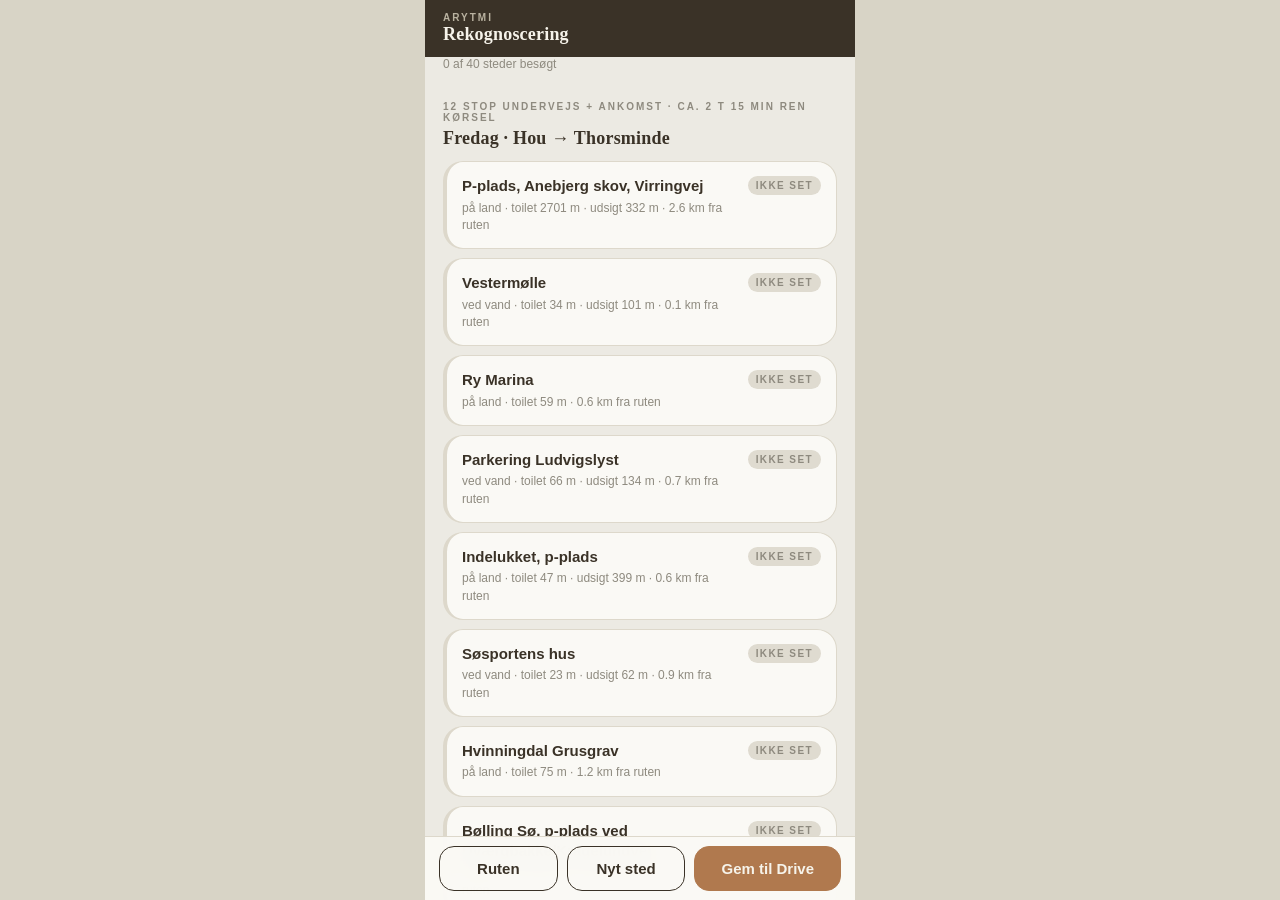
<file: rekognoscering/index.html>
<!DOCTYPE html>
<html lang="da">
<head>
<meta charset="UTF-8">
<meta name="viewport" content="width=device-width,initial-scale=1,viewport-fit=cover,maximum-scale=1">
<title>Arytmi · Rekognoscering</title>
<meta name="robots" content="noindex,nofollow">
<meta name="theme-color" content="#3a3227">
<meta name="apple-mobile-web-app-capable" content="yes">
<meta name="apple-mobile-web-app-status-bar-style" content="black-translucent">
<meta name="apple-mobile-web-app-title" content="Rekognoscering">
<link rel="manifest" href="manifest.webmanifest">
<link rel="icon" href="favicon.ico" sizes="any">
<link rel="icon" href="favicon-32.png" type="image/png">
<link rel="apple-touch-icon" href="apple-touch-icon-180.png">
<link rel="stylesheet" href="vendor/leaflet.css?v=20260731e">
<link rel="stylesheet" href="app.css?v=20260731e">
</head>
<body>
<div class="telefon">
  <header id="top"></header>
  <main class="indhold" id="indhold"></main>
  <nav class="bundnav" id="bundnav"></nav>
</div>
<script src="vendor/leaflet.js?v=20260731e"></script>
<script src="rute.js?v=20260731e"></script>
<script src="app.js?v=20260731e"></script>
</body>
</html>
</file>
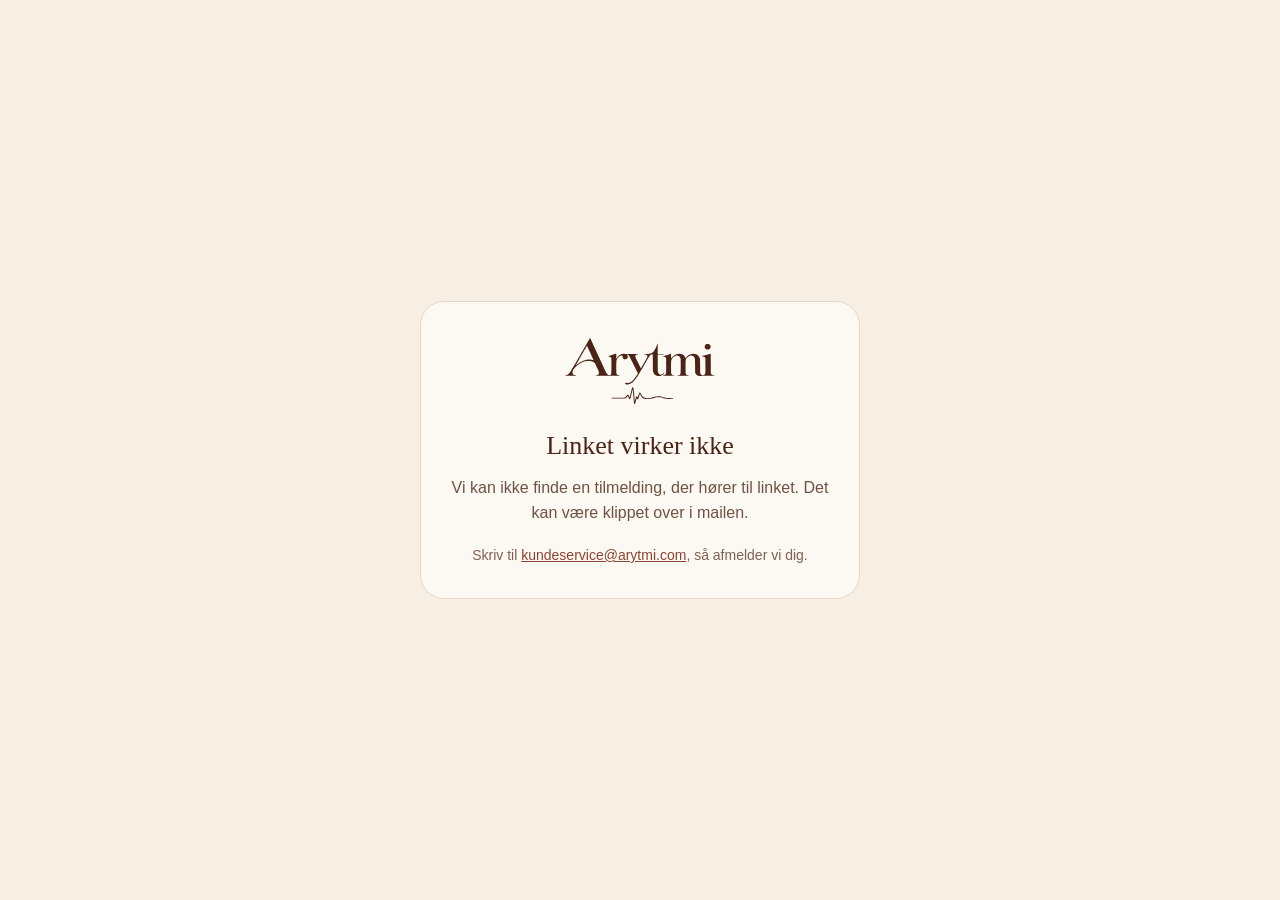
<file: afmeld.html>
<!doctype html>
<html lang="da">
<head>
<meta charset="UTF-8">
<!--
  INDHOLDSPOLITIK (CSP) som på nulstil.html: alt er lukket, og der åbnes kun
  for sidens eget script og <style>, logoet herfra og Edge-funktionen `afmeld`.
  ⚠️ `connect-src` peger på Supabase-projektets adresse - skiftes projektet,
  skal linjen med (og PROJEKT_URL nederst).
-->
<meta http-equiv="Content-Security-Policy" content="default-src 'none'; script-src 'self' 'unsafe-inline'; style-src 'self' 'unsafe-inline'; img-src 'self'; connect-src https://vxleyvtumbwtkejoiaev.supabase.co; base-uri 'none'; form-action 'none'">
<meta name="viewport" content="width=device-width, initial-scale=1">
<title>Afmeld mails fra Arytmi</title>
<meta name="description" content="Afmeld mails fra Arytmi.">
<meta name="robots" content="noindex">
<meta name="referrer" content="no-referrer">
<link rel="icon" href="favicon.ico?v=20260927" sizes="any">
<link rel="icon" href="favicon-32.png?v=20260927" sizes="32x32" type="image/png">
<link rel="apple-touch-icon" href="apple-touch-icon-180.png?v=20260927">
<!--
  ARYTMI — afmeld.html. Afmeldingslinket nederst i mails fra forløb (0094, 10/11).

  Linket i mailen er arytmi.com/afmeld?n=<nøgle>. Nøglen er kontaktens egen,
  64 tilfældige tegn. Siden kan ikke noget selv - alt afgøres af
  Edge-funktionen `afmeld`:
    GET   → hvem er det (maskeret: a***@eksempel.dk), og er hun allerede afmeldt?
    POST  → afmeld.
  At ÅBNE linket afmelder ikke: mailprogrammer og virusskannere åbner links
  på forhånd. Der skal trykkes på knappen.

  `referrer: no-referrer`, så nøglen i adressen ikke følger med videre.
  Siden skriver ALTID med textContent, aldrig innerHTML.
-->
<style>
  :root{
    --bund:#f7efe4; --flade:#fcf8f2; --tekst:#4a2417; --broed:#6f5245; --daempet:#7e6154;
    --linje:#e6d8c8; --rav:#8e4333; --knap:#e8935a; --knap-hover:#dc8249; --god:#4f6b4a; --fejl:#9c4221;
  }
  *{margin:0;padding:0;box-sizing:border-box}
  html,body{min-height:100%}
  body{
    background:var(--bund); color:var(--tekst);
    font-family:-apple-system,BlinkMacSystemFont,"Segoe UI",Roboto,sans-serif;
    display:flex; align-items:center; justify-content:center; min-height:100dvh; padding:24px 16px;
  }
  .kort{
    width:100%; max-width:440px; background:var(--flade); border:1px solid var(--linje);
    border-radius:24px; padding:36px 28px 32px; text-align:center;
  }
  .logo{width:150px; height:auto; margin:0 auto 26px; display:block}
  h1{font-family:Georgia,"Times New Roman",serif; font-weight:normal; font-size:26px; line-height:1.25; margin-bottom:12px}
  p{font-size:16px; line-height:1.6; color:var(--broed); margin-bottom:14px}
  p.mail{font-weight:600; color:var(--tekst); word-break:break-all}
  p.lille{font-size:14px; color:var(--daempet); margin:18px 0 0}
  p.god{color:var(--god)} p.fejl{color:var(--fejl)}
  button{
    appearance:none; border:0; border-radius:999px; background:var(--knap); color:var(--tekst);
    font:600 16px/1 inherit; font-family:inherit; padding:16px 34px; margin-top:8px; cursor:pointer; min-height:48px;
  }
  button:hover{background:var(--knap-hover)}
  button.let{background:transparent; color:inherit; border:1px solid currentColor; margin-top:12px}
  button.let:hover{background:transparent; opacity:.75}
  button:focus-visible, a:focus-visible{outline:3px solid var(--rav); outline-offset:3px}
  button[disabled]{opacity:.6; cursor:default}
  a{color:var(--rav)}
  [hidden]{display:none !important}
</style>
</head>
<body>
  <main class="kort">
    <img class="logo" src="logo-2026.svg" alt="Arytmi">

    <section id="trin-tjekker" aria-live="polite">
      <h1>Et øjeblik</h1>
      <p>Vi finder din tilmelding.</p>
    </section>

    <section id="trin-spoerg" hidden>
      <h1>Afmeld mails fra Arytmi?</h1>
      <p>Vi holder op med at sende mails til</p>
      <p class="mail" id="hvem"></p>
      <p id="emne-tekst" hidden></p>
      <button type="button" id="emne-knap" hidden></button>
      <button type="button" id="afmeld-knap">Ja, afmeld mig</button>
      <p class="fejl" id="fejl" role="alert" hidden></p>
      <p class="lille">Ordrebekræftelser og beskeder om din adgang sender vi stadig – dem har du brug for.</p>
    </section>

    <section id="trin-faerdig" hidden aria-live="polite">
      <h1>Du er afmeldt</h1>
      <p class="god" id="faerdig-tekst">Vi sender ikke flere mails til <span id="hvem-faerdig"></span>.</p>
      <p class="lille">Fortryder du, så skriv til <a href="mailto:kundeservice@arytmi.com">kundeservice@arytmi.com</a>.</p>
    </section>

    <section id="trin-ukendt" hidden>
      <h1>Linket virker ikke</h1>
      <p>Vi kan ikke finde en tilmelding, der hører til linket. Det kan være klippet over i mailen.</p>
      <p class="lille">Skriv til <a href="mailto:kundeservice@arytmi.com">kundeservice@arytmi.com</a>, så afmelder vi dig.</p>
    </section>
  </main>

<script>
(function () {
  'use strict';
  var PROJEKT_URL = 'https://vxleyvtumbwtkejoiaev.supabase.co';
  var sp = new URLSearchParams(location.search);
  var UUID = /^[0-9a-f]{8}-[0-9a-f]{4}-[0-9a-f]{4}-[0-9a-f]{4}-[0-9a-f]{12}$/;
  var noegle = sp.get('n') || '';
  /* Fra en kampagne: k = kampagnen (til dens statistik), e = dens emne. */
  var kampagne = UUID.test(sp.get('k') || '') ? sp.get('k') : '';
  var emneId = UUID.test(sp.get('e') || '') ? sp.get('e') : '';
  var grund = PROJEKT_URL + '/functions/v1/afmeld?n=' + encodeURIComponent(noegle) + (kampagne ? '&k=' + kampagne : '');
  var adresse = grund + (emneId ? '&e=' + emneId : '');
  var emneNavn = '';
  var TRIN = ['tjekker', 'spoerg', 'faerdig', 'ukendt'];
  var hvem = '';

  function id(x) { return document.getElementById(x); }
  function vis(trin) {
    TRIN.forEach(function (t) { id('trin-' + t).hidden = t !== trin; });
  }
  function faerdig(kunEmne) {
    if (kunEmne) {
      id('faerdig-tekst').textContent = 'Vi sender ikke flere mails om "' + emneNavn + '" til ' + (hvem || 'dig') + '.';
    } else {
      id('hvem-faerdig').textContent = hvem || 'dig';
    }
    vis('faerdig');
  }
  function send(url, knap, kunEmne) {
    var fejl = id('fejl'), knapper = [id('afmeld-knap'), id('emne-knap')];
    knapper.forEach(function (k) { k.disabled = true; });
    fejl.hidden = true;
    fetch(url, { method: 'POST' })
      .then(function (r) { if (!r.ok) throw new Error('nej'); return r.json(); })
      .then(function (j) { if (!j || !j.ok) throw new Error('nej'); faerdig(kunEmne); })
      .catch(function () {
        knapper.forEach(function (k) { k.disabled = false; });
        fejl.textContent = 'Det gik ikke igennem. Prøv igen om lidt.';
        fejl.hidden = false;
      });
  }

  if (!/^[0-9a-f]{64}$/.test(noegle)) { vis('ukendt'); return; }

  fetch(adresse, { method: 'GET' })
    .then(function (r) { return r.ok ? r.json() : null; })
    .then(function (j) {
      if (!j || !j.fundet) { vis('ukendt'); return; }
      hvem = String(j.email || '');
      if (j.afmeldt) { faerdig(); return; }
      id('hvem').textContent = hvem;
      /* Har mailen et emne, kan kunden nøjes med at fravælge det. */
      if (j.emne && j.emne.navn && !j.emne_fravalgt) {
        emneNavn = String(j.emne.navn);
        id('emne-tekst').textContent = 'Mailen hører til emnet "' + emneNavn + '"' + (j.emne.beskrivelse ? ' – ' + j.emne.beskrivelse : '') + '. Du kan nøjes med at fravælge det.';
        id('emne-tekst').hidden = false;
        id('emne-knap').textContent = 'Afmeld kun "' + emneNavn + '"';
        id('emne-knap').hidden = false;
        id('afmeld-knap').textContent = 'Afmeld alle mails';
        id('afmeld-knap').className = 'let';
      }
      vis('spoerg');
    })
    .catch(function () { vis('ukendt'); });

  id('afmeld-knap').addEventListener('click', function () { send(grund, this, false); });
  id('emne-knap').addEventListener('click', function () { send(adresse, this, true); });
})();
</script>
</body>
</html>
</file>
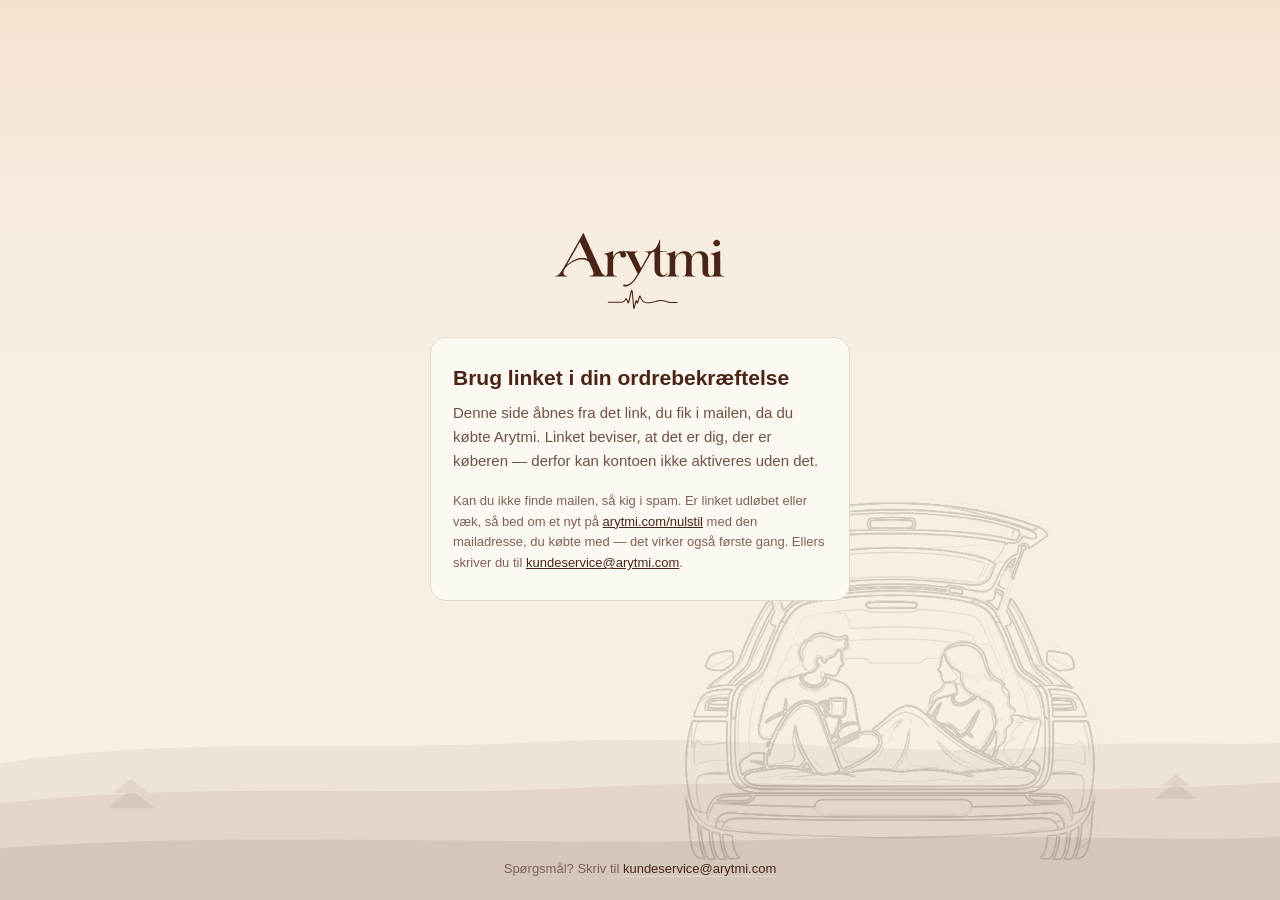
<file: aktiver.html>
<!doctype html>
<html lang="da">
<head>
<meta charset="UTF-8">
<!--
  INDHOLDSPOLITIK (CSP). Tilføjet 11. september 2026.

  Den siger, hvad browseren OVERHOVEDET må hente på den her side. Alt er
  `none` som udgangspunkt, og så åbnes der præcis det, siden bruger:

    script-src 'self' 'unsafe-inline'   sidens eget script, som står inline.
    style-src 'self' 'unsafe-inline'    sidens eget <style>, som står inline.
    img-src 'self'                      logo, bil og favicons. Alle herfra.
    connect-src <projektet>             Edge-funktionerne. Intet andet.
    base-uri 'none'      ingen kan skyde et <base>-tag ind og flytte
                         alle relative adresser et andet sted hen.
    form-action 'none'   formularerne herinde sendes af JavaScript, som
                         altid kalder preventDefault(). Uden den linje
                         ville en formular uden JavaScript submitte til
                         sig selv med GET - og på aktiver- og
                         nulstil-siderne ville kodeordet så stå i
                         adresselinjen og i browserhistorikken.

  HVORFOR ET <meta>-TAG OG IKKE EN HTTP-HEADER: siderne udgives af GitHub
  Pages, som ikke kan sætte headers. Prisen er, at `frame-ancestors` og
  `report-uri` IKKE virker i et meta-tag - de ignoreres. Siderne kan
  altså stadig lægges i en iframe af en fremmed. Skal det lukkes, kræver
  det en vært, der kan sætte headers (Cloudflare Pages, Netlify).

  HVORFOR 'unsafe-inline' OG IKKE HASHES: al CSS og JavaScript står inline
  i filen, og hashes ville være strengere. De ville også betyde, at siden
  holder op med at virke, hver gang nogen retter et komma i scriptet og
  glemmer at regne hashen om - lydløst, uden fejl på skærmen. På en side,
  hvor en kunde aktiverer sin konto, er det den dyreste slags fælde.
  Beskyttelsen mod indsprøjtet HTML ligger et andet sted, og den er reel:
  siderne skriver ALTID med textContent, aldrig innerHTML.

  ⚠️ `connect-src` peger på Supabase-projektets adresse. Skiftes projektet
  - fx ved en genskabelse fra backup - skal den her linje med. Ellers kan
  siden ikke tale med serveren, og fejlen står kun i browserkonsollen.
-->
<meta http-equiv="Content-Security-Policy" content="default-src 'none'; script-src 'self' 'unsafe-inline'; style-src 'self' 'unsafe-inline'; img-src 'self'; connect-src https://vxleyvtumbwtkejoiaev.supabase.co; base-uri 'none'; form-action 'none'">
<meta name="viewport" content="width=device-width, initial-scale=1">
<title>Aktivér din Arytmi</title>
<meta name="description" content="Vælg et kodeord, og din Arytmi-konto er klar.">
<meta name="robots" content="noindex">
<link rel="icon" href="favicon.ico?v=20260927" sizes="any">
<link rel="icon" href="favicon-32.png?v=20260927" sizes="32x32" type="image/png">
<link rel="apple-touch-icon" href="apple-touch-icon-180.png?v=20260927">
<!--
  ARYTMI — aktiver.html. Trin 5-6 i kunderejsen.

  DENNE FIL HØRER I `arytmi-landing`, ikke i app-repoet. Den ligger her som
  kilde og til lokal afprøvning; arytmi.com udgives fra det andet repo.
  Filnavnet er `aktiver.html`, og GitHub Pages serverer den på `/aktiver`
  uden omdirigering — præcis den adresse, `opret-kunde` sender ud.

  Hvorfor en side og ikke bare appen: `arytmi.com` er ét GitHub Pages-sted,
  og det er landingssidens. Appen kan altså ikke ligge på den adresse.
  Til gengæld skal denne side ikke kunne noget selv: den viser en formular
  og lader `aktiver-konto` afgøre alt. Længden, kendte datalæk, om tokenet
  er brugt eller udløbet — det ligger på serveren, hvor det ikke kan
  omgås. En regel, der kun findes i en browser, er en anbefaling.

  Siden er selvbærende med vilje. `arytmi-landing` har hverken `auth.js`
  eller supabase-biblioteket, og en kopi af dem derovre ville drive fra
  originalen. Det er ikke et tænkt problem: den 8/9 stod der to
  forskellige mailadresser i de to udgaver af forsiden.

  NØGLEN HERUNDER ER OFFENTLIG. Det er anon-nøglen, lavet til at stå i
  klientkode. Service-nøglen er en helt anden ting og må aldrig herind.
-->
<style>
  /* Systemskrift, ikke Inter. Det er ikke et designvalg, det er en
     kontrol: `arytmi-landing` har ingen `fonts/`-mappe, og den live
     forside kører derfor på systemskrift. En @font-face her ville pege
     på en fil, der ikke findes, og aktiveringssiden ville se ud som et
     andet brand end den forside, kunden lige kom fra.
     (App-repoets `landingsside/index.html` HAR en Inter-udgave, men den
     er aldrig blevet udgivet. To forsider, to design — se status.) */
  /* Ny palette 27/9 2026 — Oliivias, samme som appen og forsiden. Navnene
     er de gamle, så resten af CSS'en er urørt; kun værdierne er nye. */
  :root{
    --gran:#4a2417;          /* Deep Brown — stærk tekst */
    --gran-mørk:#3a1a10;
    --fjord:#6f5245;         /* brødtekst: brun i creme, 5,9:1 */
    --rav:#8e4333;           /* Warm Rust Red — fokus og accent */
    --bund:#f7efe4;          /* Warm Cream */
    --flade:#fcf8f2;         /* kortet, en tak lysere end bunden */
    --tekst:#4a2417;
    --dæmpet:#7e6154;        /* 4,9:1 på creme */
    --linje:#e6d8c8;
    --fejl:#9c4221;
    --god:#4f6b4a;
    --sand:#e9ddcf;          /* Soft Sand */
    --felt:#fffdf9;          /* inputfelter */
    --knap:#e8935a;          /* CTA Orange — som i appen: orange med BRUN tekst */
    --knap-hover:#dc8249;
    --knap-tekst:#4a2417;    /* hvid på orange er 2,4:1 */
  }
  *{margin:0;padding:0;box-sizing:border-box}
  html,body{min-height:100%}
  body{
    background:var(--bund);
    color:var(--tekst);
    font-family:-apple-system,BlinkMacSystemFont,"Segoe UI",Roboto,sans-serif;
    display:flex;
    align-items:center;
    justify-content:center;
    min-height:100dvh;
    position:relative;
    padding:24px 20px 90px;
    overflow-x:hidden;
  }
  /* Landskabet fra appen og forsiden: bakker, to træer og signaturbilen
     som stregtegning (brand/lav-stregtegning.py i app-repoet). Fast, bag
     kortet, så det ligger stille, når man ruller. */
  .landskab{position:fixed;inset:0;pointer-events:none;z-index:0}
  .landskab::before{content:'';position:absolute;top:0;left:0;right:0;height:360px;
    background:linear-gradient(to bottom,rgba(232,147,90,.14),rgba(232,147,90,.04) 52%,transparent)}
  .landskab svg{position:absolute;bottom:0;left:0;width:100%;height:200px}
  .bil{
    position:absolute;
    bottom:34px;
    right:max(-30px, calc(50% - 460px));
    width:min(64vw,420px);
    opacity:.2;
  }
  .kort{
    position:relative;
    z-index:1;
    width:100%;
    max-width:420px;
  }
  .logo{
    width:min(170px,46vw);
    height:auto;
    margin:0 auto 28px;
    display:block;
  }
  .sr-only{
    position:absolute;width:1px;height:1px;padding:0;margin:-1px;overflow:hidden;
    clip:rect(0,0,0,0);white-space:nowrap;border:0;
  }
  .flade{
    background:var(--flade);
    border:1px solid var(--linje);
    border-radius:16px;
    padding:26px 22px;
  }
  h2{
    font-size:21px;
    line-height:1.3;
    font-weight:600;
    margin-bottom:10px;
  }
  p{
    font-size:15px;
    line-height:1.6;
    color:var(--fjord);
  }
  p + p{ margin-top:12px; }
  label{
    display:block;
    font-size:13px;
    font-weight:600;
    color:var(--gran);
    margin:22px 0 8px;
  }
  .felt{
    position:relative;
  }
  input[type=password], input[type=text]{
    width:100%;
    font-family:inherit;
    font-size:16px;            /* 16px: mindre får iOS til at zoome ind */
    color:var(--tekst);
    background:var(--felt);
    border:1px solid var(--linje);
    border-radius:10px;
    padding:14px 76px 14px 14px;
  }
  input:focus{
    outline:2px solid var(--rav);
    outline-offset:1px;
    border-color:var(--rav);
  }
  .vis{
    position:absolute;
    right:6px;
    top:50%;
    transform:translateY(-50%);
    background:none;
    border:0;
    font:inherit;
    font-size:13px;
    font-weight:600;
    color:var(--fjord);
    padding:8px 10px;
    cursor:pointer;
    border-radius:8px;
  }
  .vis:hover{ color:var(--gran); }
  .maaler{
    font-size:13px;
    line-height:1.5;
    margin-top:8px;
    color:var(--dæmpet);
    min-height:20px;
  }
  .maaler.god{ color:var(--god); }
  button.send{
    width:100%;
    margin-top:20px;
    font-family:inherit;
    font-size:16px;
    font-weight:600;
    color:var(--knap-tekst);
    background:var(--knap);
    border:0;
    border-radius:10px;
    padding:15px;
    cursor:pointer;
  }
  button.send:hover{ background:var(--knap-hover); }
  button.send[disabled]{
    background:var(--sand); color:var(--dæmpet);
    cursor:default;
  }
  .besked{
    margin-top:18px;
    font-size:14px;
    line-height:1.6;
    border-radius:10px;
    padding:13px 15px;
    overflow-wrap:anywhere;   /* en lang mailadresse må ikke gå ud over kanten */
  }
  .besked.fejl{
    color:var(--fejl);
    background:#f7ece7;
    border:1px solid #e6cfc4;
  }
  .besked.ok{
    color:var(--god);
    background:#eef2ea;
    border:1px solid #d5ddd0;
  }
  .hjaelp{
    margin-top:18px;
    font-size:13px;
    line-height:1.6;
    color:var(--dæmpet);
  }
  .hjaelp a{ color:var(--gran); }
  footer{
    position:absolute;
    bottom:24px;
    left:0;
    right:0;
    text-align:center;
    font-size:13px;
    color:var(--dæmpet);
  }
  footer a{
    color:var(--gran);
    text-decoration:none;
    border-bottom:1px solid var(--linje);
  }
  .skridt{
    margin:18px 0 0 20px;
    font-size:15px;
    line-height:1.6;
    color:var(--fjord);
  }
  .skridt li + li{ margin-top:14px; }
  .skridt b{ color:var(--gran); }
  .appknap{ margin-top:10px; }
  .tlf{ margin-top:10px; }
  a.appknap{
    display:block;
    text-align:center;
    font-size:16px;
    font-weight:600;
    color:var(--knap-tekst);
    background:var(--knap);
    border-radius:10px;
    padding:14px;
    text-decoration:none;
  }
  a.appknap:hover{ background:var(--knap-hover); }
  [hidden]{ display:none !important; }
</style>
</head>
<body>
  <div class="landskab" aria-hidden="true">
    <img class="bil" src="signaturbil-streg.png" alt="">
    <svg viewBox="0 0 430 170" preserveAspectRatio="none">
      <path d="M0 54 C60 30 120 44 180 36 C250 27 300 50 350 40 C390 33 415 40 430 36 V170 H0 Z" fill="#4a2417" opacity=".05"/>
      <path d="M0 88 C70 68 130 84 200 74 C280 63 330 86 430 70 V170 H0 Z" fill="#4a2417" opacity=".07"/>
      <path d="M0 126 C90 110 180 126 270 118 C340 112 400 122 430 116 V170 H0 Z" fill="#4a2417" opacity=".09"/>
      <g fill="#4a2417" opacity=".08">
        <path d="m36 92 8-16 8 16zM38 79l6-12 6 12z"/>
        <path d="m388 84 7-14 7 14zM390 73l5-10 5 10z"/>
      </g>
    </svg>
  </div>

  <main class="kort">
    <h1 class="sr-only">Aktivér din Arytmi-konto</h1>
    <img class="logo" src="logo-2026.svg" alt="Arytmi">

    <!-- 0 · vi spørger serveren, om linket stadig kan bruges -->
    <section class="flade" id="trin-tjekker" hidden>
      <h2>Et øjeblik</h2>
      <p>Vi tjekker dit link.</p>
    </section>

    <!-- 1 · hun kom fra linket: vælg et kodeord -->
    <section class="flade" id="trin-kodeord" hidden>
      <h2>Vælg dit kodeord</h2>
      <p>Så er din konto din. Du logger ind med din mailadresse og det kodeord, du vælger her.</p>

      <form id="form" novalidate>
        <label for="kodeord">Kodeord</label>
        <div class="felt">
          <input id="kodeord" name="kodeord" type="password"
                 autocomplete="new-password" autocapitalize="off" spellcheck="false"
                 aria-describedby="maaler" required>
          <button type="button" class="vis" id="vis" aria-label="Vis kodeordet">Vis</button>
        </div>
        <p class="maaler" id="maaler" role="status" aria-live="polite">Mindst 12 tegn.</p>
        <button type="submit" class="send" id="send">Aktivér min konto</button>
      </form>

      <div class="besked fejl" id="fejl" role="alert" hidden></div>

      <!-- Ingen krav om specialtegn. Besluttet af Kennet 7/9: tvungne
           tegnkrav producerer Sommer2026! og genbrug på tværs af tjenester.
           Længden gør arbejdet, og serveren tjekker mod kendte datalæk. -->
      <p class="hjaelp">Vi stiller ingen krav om store bogstaver eller specialtegn — længden er det, der tæller. Fire tilfældige ord i træk er både stærkere og nemmere at huske.</p>
    </section>

    <!-- 2 · færdig. Kunderejsens trin 4-5: hvor appen hentes, og at hun
         logger ind med det, hun lige har valgt. Indtil 26/9 stod der kun
         "Åbn Arytmi", og ingen fortalte, hvor den lå. Siden 7/10 (K22)
         ligger appen på app.arytmi.com og ikke i butikkerne. Trinene er de
         samme som i appens egen guide (`installer.*`). -->
    <section class="flade" id="trin-faerdig" hidden>
      <h2>Din konto er klar</h2>
      <div class="besked ok" id="faerdig-besked" role="status">Kodeordet er gemt.</div>

      <ol class="skridt">
        <li>
          <b>Læg Arytmi på din hjemmeskærm.</b> Den ligger ikke i App Store eller Google Play — du lægger den på hjemmeskærmen direkte fra siden.
          <div class="appknap">
            <a class="appknap" id="app-link" href="https://app.arytmi.com">Åbn app.arytmi.com</a>
          </div>
          <p class="tlf" id="tlf-ios">På iPhone: åbn siden i Safari, tryk på Del-knappen, og vælg "Føj til hjemmeskærm".</p>
          <p class="tlf" id="tlf-android">På Android: tryk på de tre prikker øverst til højre, og vælg "Føj til startskærm" eller "Installer app".</p>
        </li>
        <li><b>Åbn Arytmi fra hjemmeskærmen</b>, og log ind med din mailadresse og det kodeord, du lige har valgt.</li>
      </ol>

      <p class="hjaelp" id="computer-hjaelp" hidden>Sidder du ved en computer? Åbn mailen fra os på din telefon — der står linket til appen også.</p>
      <p class="hjaelp">Linket i din ordrebekræftelse er brugt op nu. Det er med vilje — det kunne kun bruges én gang.</p>
    </section>

    <!-- 3 · hun kom uden et link, eller med et, der er slidt op -->
    <section class="flade" id="trin-intet" hidden>
      <h2 id="intet-overskrift">Brug linket i din ordrebekræftelse</h2>
      <p id="intet-tekst">Denne side åbnes fra det link, du fik i mailen, da du købte Arytmi. Linket beviser, at det er dig, der er køberen — derfor kan kontoen ikke aktiveres uden det.</p>
      <p class="hjaelp">Kan du ikke finde mailen, så kig i spam. Er linket udløbet eller væk, så bed om et nyt på <a href="/nulstil">arytmi.com/nulstil</a> med den mailadresse, du købte med — det virker også første gang. Ellers skriver du til <a href="mailto:kundeservice@arytmi.com">kundeservice@arytmi.com</a>.</p>
    </section>
  </main>

  <footer>Spørgsmål? Skriv til <a href="mailto:kundeservice@arytmi.com">kundeservice@arytmi.com</a></footer>

<script>
(function () {
  'use strict';

  var PROJEKT_URL = 'https://vxleyvtumbwtkejoiaev.supabase.co';
  var ANON = 'sb_publishable_NQvNdYWs3PZrHGai2l0rgw_Vz1KCCLP';
  var MIN_KODEORD = 12;

  /* HVOR APPEN HENTES: app.arytmi.com (K22, 7/10) — står i knappen
     `app-link` ovenfor. SAMME adresse står i velkomstmailen, i
     `opret-kunde` i app-repoet (APP_ADRESSE). Ret begge. */

  var el = function (id) { return document.getElementById(id); };
  var form = el('form'), felt = el('kodeord'), send = el('send');
  var maaler = el('maaler'), fejl = el('fejl');

  /* Tokenet står i FRAGMENTET, ikke i en forespørgselsstreng. Fragmentet
     sendes aldrig til en server og havner derfor hverken i serverlogs
     eller i en henvisende adresse. Samme valg som gæstelinket i fase 3. */
  function tokenFraAdressen() {
    var h = String(location.hash || '').replace(/^#/, '').trim();
    return /^[0-9a-f]{32,128}$/i.test(h) ? h : null;
  }

  var token = tokenFraAdressen();

  /* Kun de trin, der passer til telefonen. En iPhone-ejer, der får begge
     vejledninger, skal selv regne ud, hvilken der er hendes. Ved en
     computer — eller en telefon, vi ikke kan genkende — vises begge.
     iPad melder sig som Mac, men har touch; derfor maxTouchPoints. */
  function visTelefonTrin() {
    var ua = navigator.userAgent || '';
    var ios = /iPhone|iPad|iPod/i.test(ua) ||
              (navigator.platform === 'MacIntel' && navigator.maxTouchPoints > 1);
    var android = /Android/i.test(ua);
    el('tlf-ios').hidden = android;
    el('tlf-android').hidden = ios;
    el('computer-hjaelp').hidden = ios || android;
  }

  function vis(trin) {
    ['trin-tjekker', 'trin-kodeord', 'trin-faerdig', 'trin-intet'].forEach(function (id) {
      el(id).hidden = (id !== trin);
    });
  }

  function visFejl(tekst) {
    fejl.textContent = tekst;
    fejl.hidden = false;
  }

  if (!token) { vis('trin-intet'); return; }

  function visDoedtLink(tekst) {
    el('intet-overskrift').textContent = 'Linket kan ikke bruges mere';
    el('intet-tekst').textContent = (tekst || 'Linket virker ikke længere.') +
      ' Et aktiveringslink kan kun bruges én gang og udløber efter 14 dage.';
    vis('trin-intet');
  }

  function visFormular() {
    vis('trin-kodeord');
    try { felt.focus({ preventScroll: true }); } catch (e) { felt.focus(); }
  }

  /* Spørg FØRST, om linket stadig kan bruges. Uden det her fik man en pæn
     kodeordsformular på et link, der forlængst var brugt op, og opdagede
     det først efter at have skrevet et kodeord og trykket. Det fik det til
     at ligne et hul, hvor enhver kunne sætte et nyt kodeord — og sådan
     læste Kennet det med det samme den 8/9. Linket VAR dødt; siden sagde
     det bare ikke.

     Går tjekket galt, viser vi formularen alligevel. Serveren siger nej,
     hvis linket er dødt, og et fladt netværk må ikke kunne spærre en
     betalende kunde ude af den app, hun lige har købt. */
  vis('trin-tjekker');
  fetch(PROJEKT_URL + '/functions/v1/aktiver-konto', {
    method: 'POST',
    headers: { 'Content-Type': 'application/json', apikey: ANON },
    body: JSON.stringify({ token: token, tjek: true })
  }).then(function (r) {
    return r.ok ? r.json() : null;
  }).then(function (svar) {
    if (svar && svar.brugbar === false) visDoedtLink();
    else visFormular();
  }).catch(function () {
    visFormular();
  });

  /* Vis/skjul. En, der ikke kan se, hvad hun skriver, vælger et kortere
     kodeord — så knappen her gør reelt kodeordet stærkere. */
  el('vis').addEventListener('click', function () {
    var skjult = felt.type === 'password';
    felt.type = skjult ? 'text' : 'password';
    this.textContent = skjult ? 'Skjul' : 'Vis';
    this.setAttribute('aria-label', skjult ? 'Skjul kodeordet' : 'Vis kodeordet');
    felt.focus();
  });

  /* Tælleren fortæller, hvor langt hun er, MENS hun skriver. Serveren siger
     nej alligevel, hvis hun ikke lytter — men et nej efter et klik er en
     dårligere oplevelse end et tal, der tæller op. */
  function opdater() {
    var n = felt.value.length;
    if (n === 0) {
      maaler.textContent = 'Mindst ' + MIN_KODEORD + ' tegn.';
      maaler.className = 'maaler';
    } else if (n < MIN_KODEORD) {
      maaler.textContent = n + ' af ' + MIN_KODEORD + ' tegn.';
      maaler.className = 'maaler';
    } else {
      maaler.textContent = 'Langt nok — ' + n + ' tegn.';
      maaler.className = 'maaler god';
    }
  }
  felt.addEventListener('input', function () { opdater(); fejl.hidden = true; });
  opdater();

  form.addEventListener('submit', function (e) {
    e.preventDefault();
    fejl.hidden = true;

    var kodeord = felt.value;
    if (kodeord.length < MIN_KODEORD) {
      visFejl('Kodeordet skal være mindst ' + MIN_KODEORD + ' tegn. Du har ' + kodeord.length + '.');
      felt.focus();
      return;
    }

    send.disabled = true;
    send.textContent = 'Aktiverer …';

    fetch(PROJEKT_URL + '/functions/v1/aktiver-konto', {
      method: 'POST',
      headers: { 'Content-Type': 'application/json', apikey: ANON },
      body: JSON.stringify({ token: token, kodeord: kodeord })
    }).then(function (r) {
      return r.json().catch(function () { return {}; }).then(function (svar) {
        return { ok: r.ok, svar: svar };
      });
    }).then(function (res) {
      if (!res.ok) {
        /* Serverens tekster er allerede skrevet til et menneske — "Det
           kodeord er set i et datalæk", "Linket virker ikke længere".
           En generel besked her ville overskrive en præcis, og det er
           præcis den fejl, værktøjskassen lærte os den 6/9. */
        var t = res.svar && res.svar.error ? res.svar.error : 'Kontoen kunne ikke aktiveres. Prøv igen.';
        if (/linket virker ikke/i.test(t)) { visDoedtLink(t); return; }
        visFejl(t);
        send.disabled = false;
        send.textContent = 'Aktivér min konto';
        felt.focus();
        return;
      }

      var email = res.svar && res.svar.email;
      if (email) {
        el('faerdig-besked').textContent = 'Kodeordet er gemt. Du logger ind som ' + email + '.';
      }
      /* Tokenet ud af adresselinjen, nu hvor det er brugt op. Det skal
         ikke stå og lyse i browserhistorikken eller følge med, hvis hun
         deler skærmen. */
      try { history.replaceState(null, '', location.pathname); } catch (e) {}
      felt.value = '';
      visTelefonTrin();
      vis('trin-faerdig');
    }).catch(function () {
      visFejl('Ingen forbindelse. Tjek nettet, og prøv igen.');
      send.disabled = false;
      send.textContent = 'Aktivér min konto';
    });
  });
})();
</script>
</body>
</html>
</file>
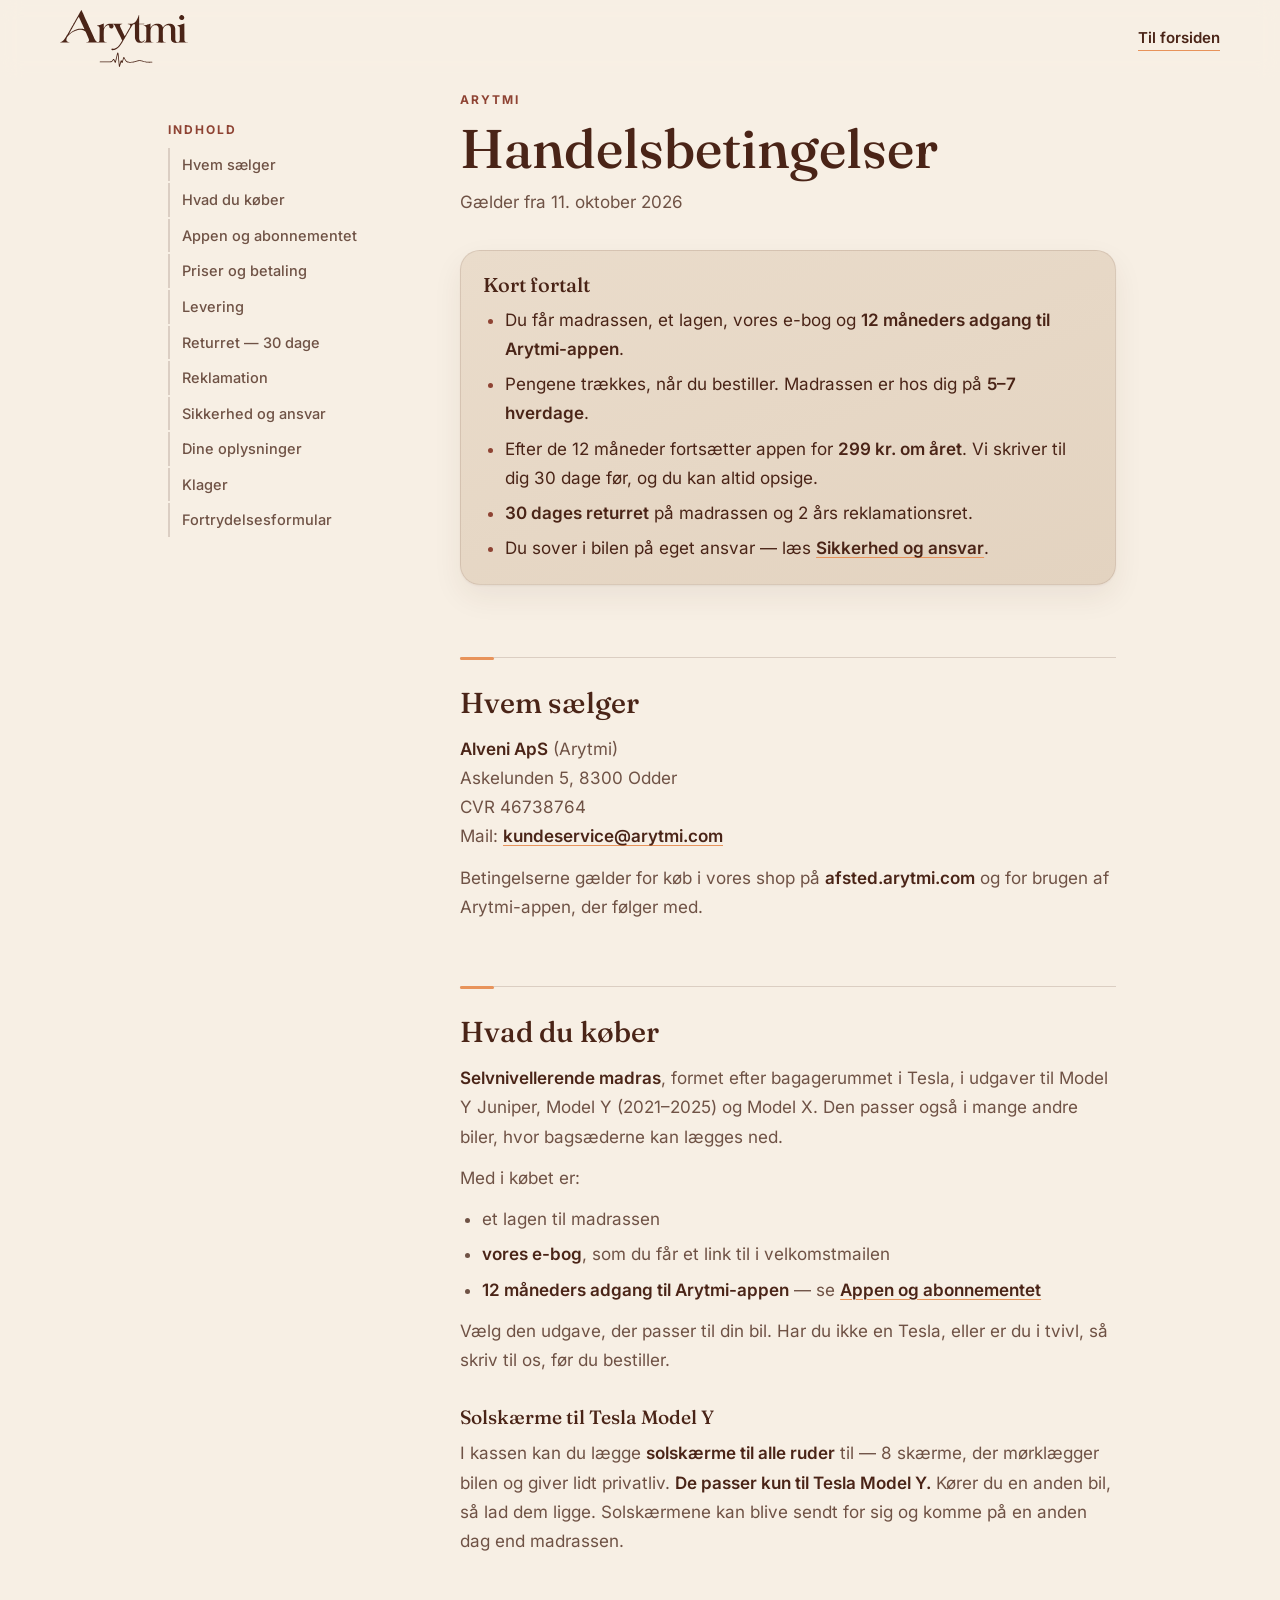
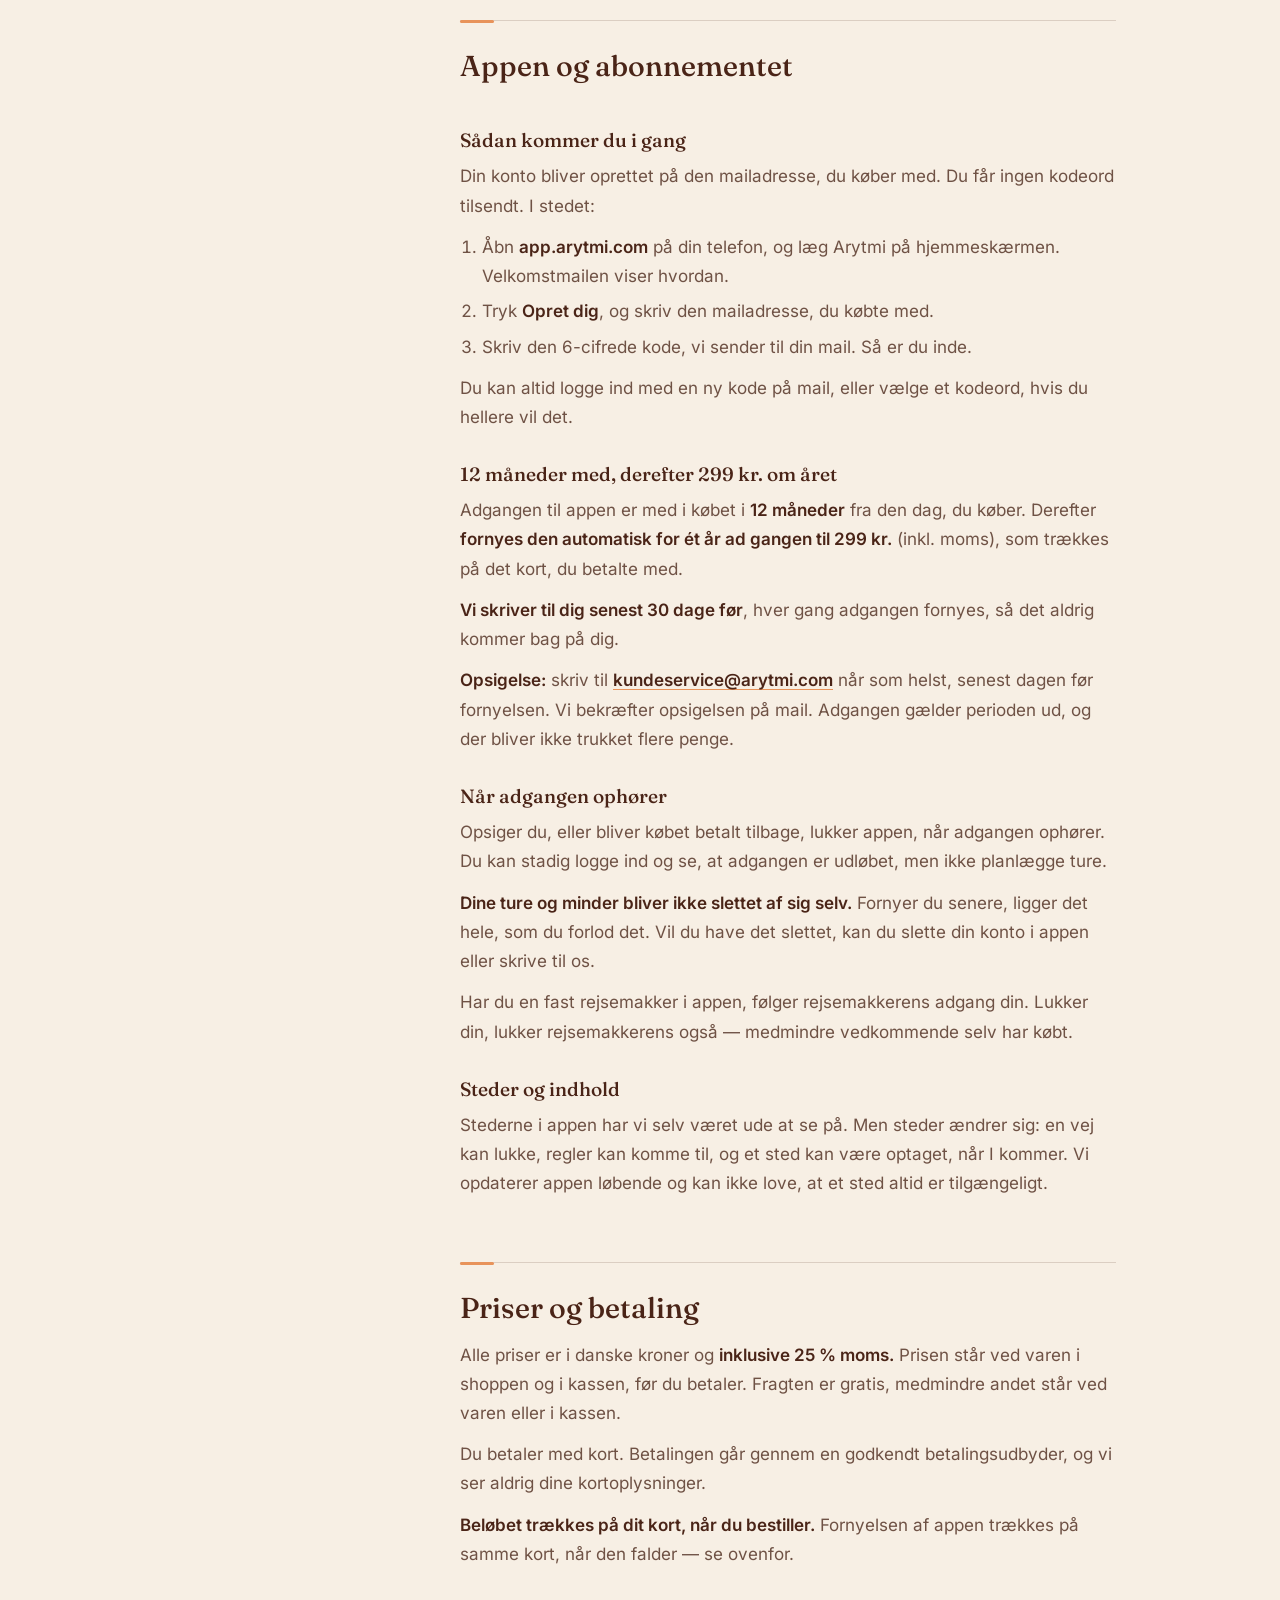
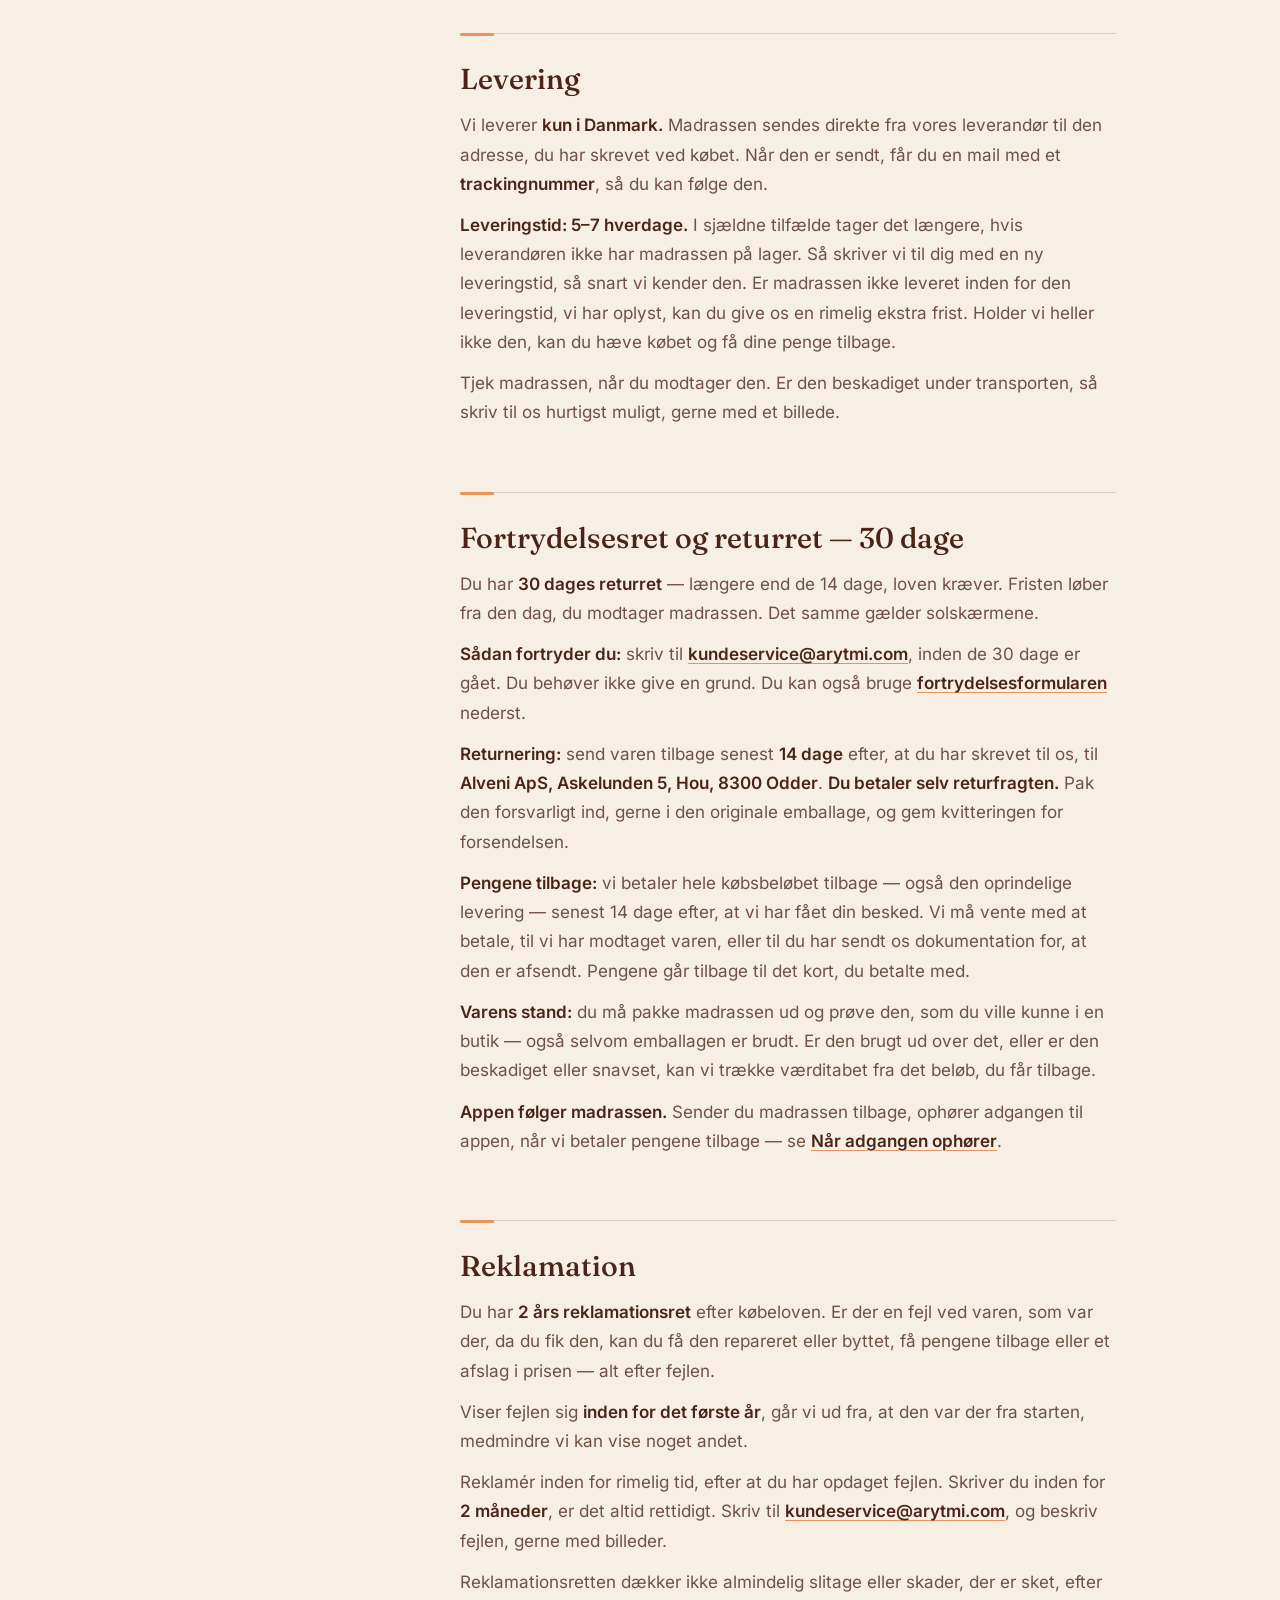
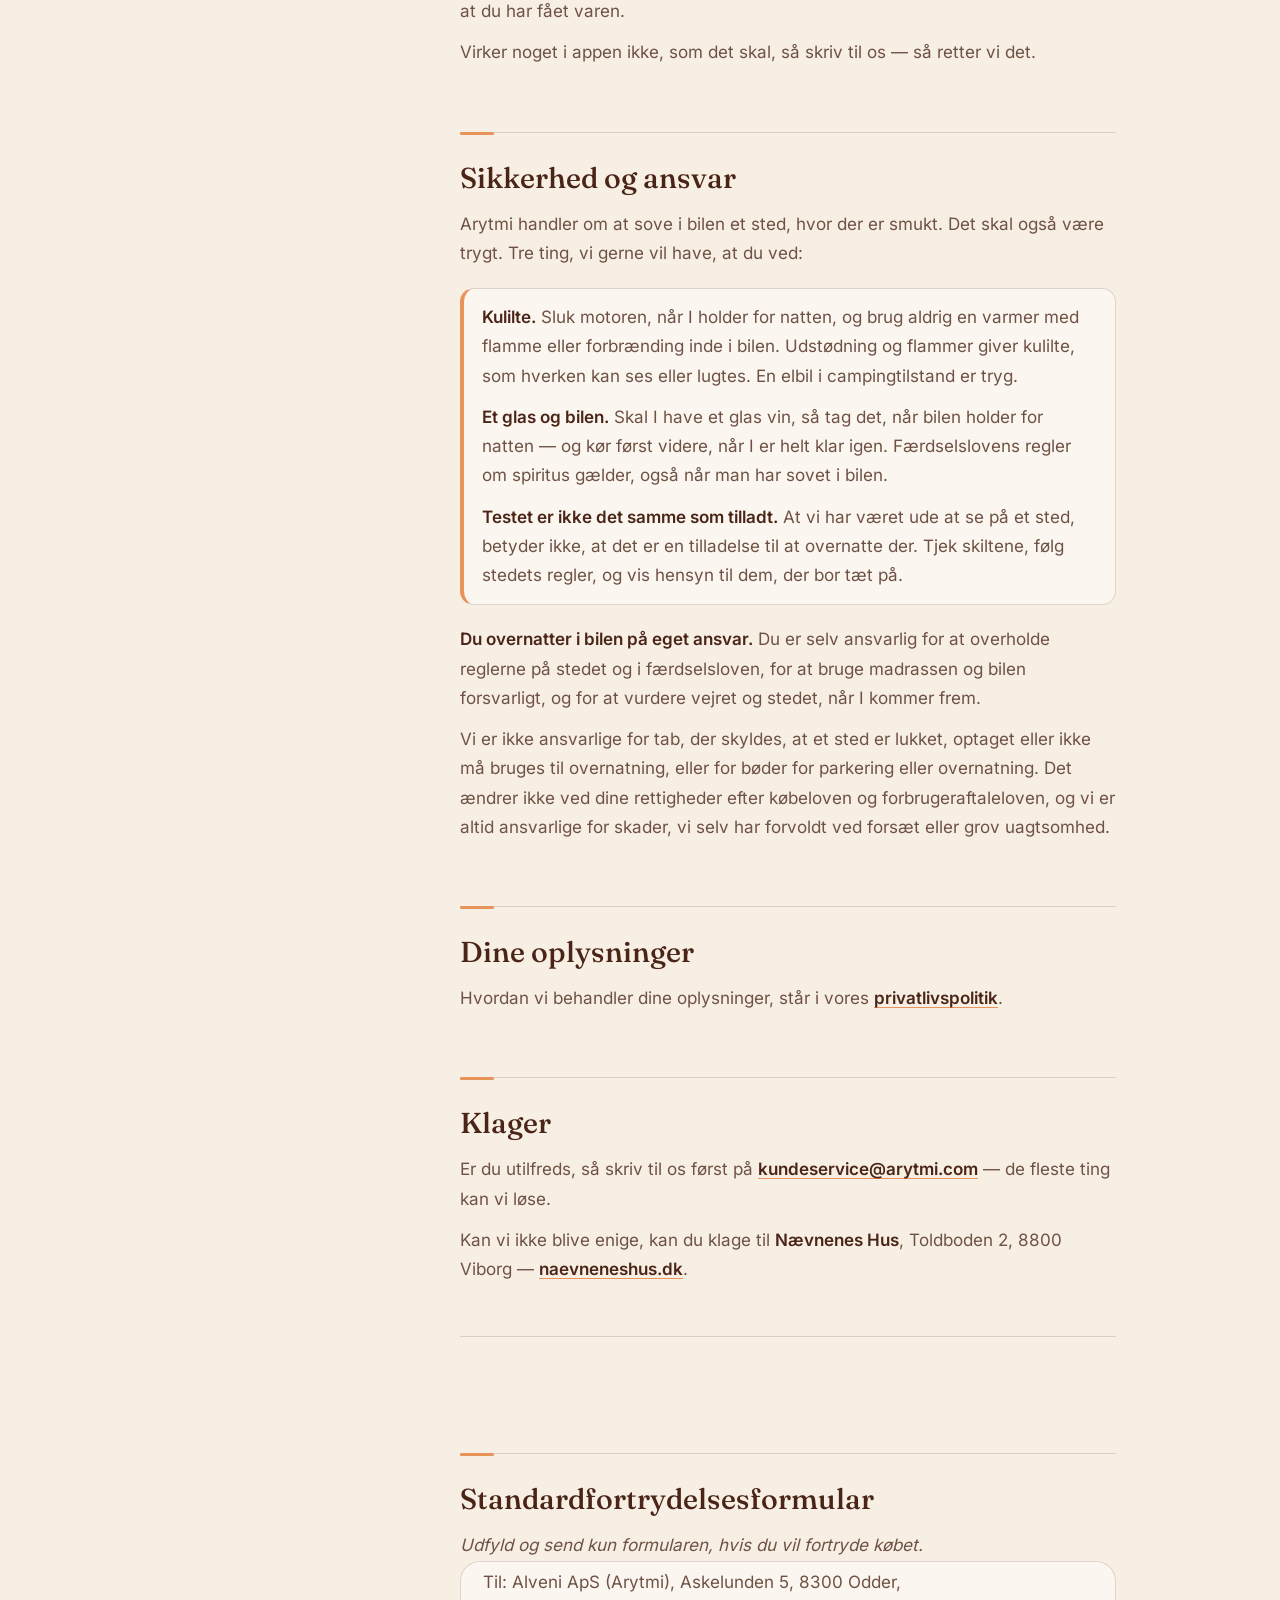
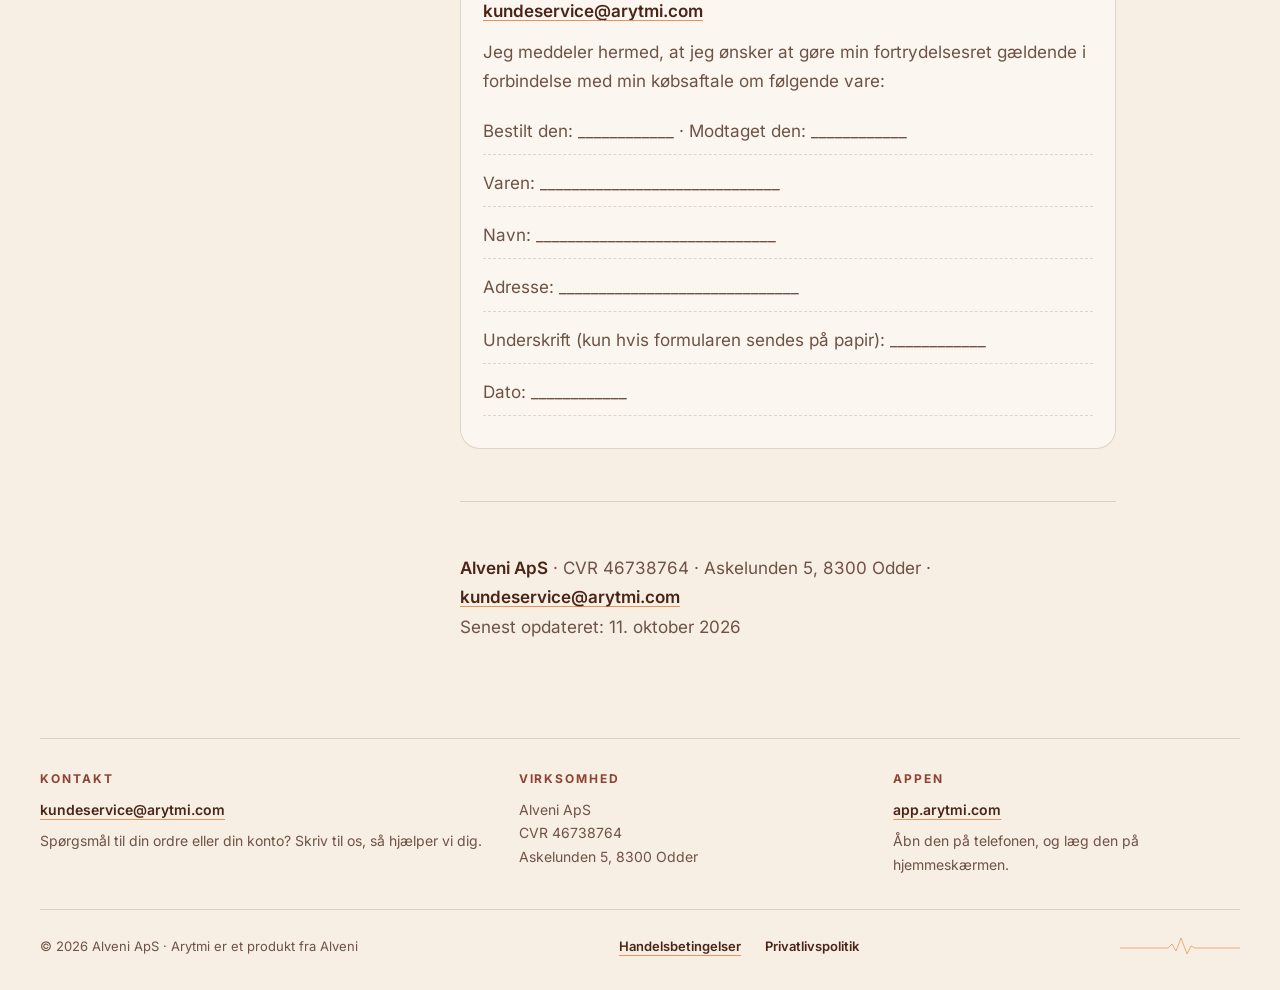
<file: handelsbetingelser.html>
<!doctype html>
<html lang="da">
<head>
<meta charset="UTF-8">
<meta http-equiv="Content-Security-Policy" content="default-src 'none'; style-src 'self' 'unsafe-inline'; img-src 'self'; font-src 'self'; base-uri 'none'; form-action 'none'">
<meta name="viewport" content="width=device-width, initial-scale=1">
<!--
  HANDELSBETINGELSER - arytmi.com/handelsbetingelser.
  Skrevet om 11. oktober 2026 (klar-til-live 3.1). DENNE FIL ER KILDEN: det
  gamle udkast i app-repoet (docs/handelsbetingelser-udkast.md) er parkeret,
  så de to ikke kan drive fra hinanden igen. Udseendet ligger i jura.css,
  fælles med privatliv.html.

  Hvor påstandene kommer fra:
    12 måneders adgang, 299 kr./år bagefter   Kennet 2/10 (backend-planen, "Appen koster 299 kr. om året")
    kode på mail i stedet for link            K21, 4/10
    app.arytmi.com som hjemmeskærms-app       K22, 6/10
    pengene trækkes ved købet                 B5, Kennet 11/10
    lukket helt, når adgangen ophører         B2, Kennet 11/10
    varsel 30 dage før fornyelsen             4.6, Kennet 11/10
    sikkerhed og ansvar                       B8, Kennet 11/10
    solskærmene til Model Y                   3.8, Kennet 10/10
    leveringstid 5-7 hverdage, 30 dages ret   ordrebekræftelsen (4.2)
  EU's klageportal (ODR) er ikke nævnt: den lukkede i juli 2025.
-->
<title>Handelsbetingelser – Arytmi</title>
<meta name="description" content="Handelsbetingelser for køb af Arytmi hos Alveni ApS: hvad du får, abonnementet på appen, betaling, levering, returret, reklamation og klager.">
<link rel="canonical" href="https://arytmi.com/handelsbetingelser">
<meta name="theme-color" content="#f7efe4">
<meta name="color-scheme" content="light">
<link rel="preload" href="fonts/fraunces.woff2?v=20261003" as="font" type="font/woff2" crossorigin>
<link rel="preload" href="fonts/inter.woff2?v=20261003" as="font" type="font/woff2" crossorigin>
<link rel="stylesheet" href="jura.css?v=20261013a">
<link rel="icon" href="favicon.ico?v=20260927" sizes="any">
<link rel="icon" href="favicon-32.png?v=20260927" sizes="32x32" type="image/png">
<link rel="apple-touch-icon" href="apple-touch-icon-180.png?v=20260927">
</head>
<body>
  <header class="jura-top">
    <a href="./" aria-label="Arytmi – forsiden"><img class="logo" src="logo-2026.svg?v=20261003" alt="Arytmi" width="967" height="430"></a>
    <div class="hoejre"><a class="til-indhold" href="#indhold"><span>Indhold</span></a><a class="tilbage" href="./"><span>Til forsiden</span></a></div>
  </header>

  <main class="jura">
    <span class="overlinje">Arytmi</span>
    <h1>Handelsbetingelser</h1>
    <p class="dato">Gælder fra 11. oktober 2026</p>

    <section class="kort" aria-labelledby="kort-fortalt">
      <h2 id="kort-fortalt">Kort fortalt</h2>
      <ul>
        <li>Du får madrassen, et lagen, vores e-bog og <strong>12 måneders adgang til Arytmi-appen</strong>.</li>
        <li>Pengene trækkes, når du bestiller. Madrassen er hos dig på <strong>5–7 hverdage</strong>.</li>
        <li>Efter de 12 måneder fortsætter appen for <strong>299 kr. om året</strong>. Vi skriver til dig 30 dage før, og du kan altid opsige.</li>
        <li><strong>30 dages returret</strong> på madrassen og 2 års reklamationsret.</li>
        <li>Du sover i bilen på eget ansvar — læs <a href="#sikkerhed">Sikkerhed og ansvar</a>.</li>
      </ul>
    </section>

    <nav class="indhold" id="indhold" aria-label="Indhold">
      <span class="overlinje">Indhold</span>
      <ol>
        <li><a href="#saelger">Hvem sælger</a></li>
        <li><a href="#varen">Hvad du køber</a></li>
        <li><a href="#appen">Appen og abonnementet</a></li>
        <li><a href="#betaling">Priser og betaling</a></li>
        <li><a href="#levering">Levering</a></li>
        <li><a href="#returret">Returret — 30 dage</a></li>
        <li><a href="#reklamation">Reklamation</a></li>
        <li><a href="#sikkerhed">Sikkerhed og ansvar</a></li>
        <li><a href="#oplysninger">Dine oplysninger</a></li>
        <li><a href="#klager">Klager</a></li>
        <li><a href="#formular">Fortrydelsesformular</a></li>
      </ol>
    </nav>

    <h2 id="saelger">Hvem sælger</h2>
    <p><strong>Alveni ApS</strong> (Arytmi)<br>Askelunden 5, 8300 Odder<br>CVR 46738764<br>Mail: <a href="mailto:kundeservice@arytmi.com">kundeservice@arytmi.com</a></p>
    <p>Betingelserne gælder for køb i vores shop på <strong>afsted.arytmi.com</strong> og for brugen af Arytmi-appen, der følger med.</p>

    <h2 id="varen">Hvad du køber</h2>
    <p><strong>Selvnivellerende madras</strong>, formet efter bagagerummet i Tesla, i udgaver til Model Y Juniper, Model Y (2021–2025) og Model X. Den passer også i mange andre biler, hvor bagsæderne kan lægges ned.</p>
    <p>Med i købet er:</p>
    <ul>
      <li>et lagen til madrassen</li>
      <li><strong>vores e-bog</strong>, som du får et link til i velkomstmailen</li>
      <li><strong>12 måneders adgang til Arytmi-appen</strong> — se <a href="#appen">Appen og abonnementet</a></li>
    </ul>
    <p>Vælg den udgave, der passer til din bil. Har du ikke en Tesla, eller er du i tvivl, så skriv til os, før du bestiller.</p>
    <h3>Solskærme til Tesla Model Y</h3>
    <p>I kassen kan du lægge <strong>solskærme til alle ruder</strong> til — 8 skærme, der mørklægger bilen og giver lidt privatliv. <strong>De passer kun til Tesla Model Y.</strong> Kører du en anden bil, så lad dem ligge. Solskærmene kan blive sendt for sig og komme på en anden dag end madrassen.</p>

    <h2 id="appen">Appen og abonnementet</h2>
    <h3>Sådan kommer du i gang</h3>
    <p>Din konto bliver oprettet på den mailadresse, du køber med. Du får ingen kodeord tilsendt. I stedet:</p>
    <ol>
      <li>Åbn <strong>app.arytmi.com</strong> på din telefon, og læg Arytmi på hjemmeskærmen. Velkomstmailen viser hvordan.</li>
      <li>Tryk <strong>Opret dig</strong>, og skriv den mailadresse, du købte med.</li>
      <li>Skriv den 6-cifrede kode, vi sender til din mail. Så er du inde.</li>
    </ol>
    <p>Du kan altid logge ind med en ny kode på mail, eller vælge et kodeord, hvis du hellere vil det.</p>
    <h3>12 måneder med, derefter 299 kr. om året</h3>
    <p>Adgangen til appen er med i købet i <strong>12 måneder</strong> fra den dag, du køber. Derefter <strong>fornyes den automatisk for ét år ad gangen til 299 kr.</strong> (inkl. moms), som trækkes på det kort, du betalte med.</p>
    <p><strong>Vi skriver til dig senest 30 dage før</strong>, hver gang adgangen fornyes, så det aldrig kommer bag på dig.</p>
    <p><strong>Opsigelse:</strong> skriv til <a href="mailto:kundeservice@arytmi.com">kundeservice@arytmi.com</a> når som helst, senest dagen før fornyelsen. Vi bekræfter opsigelsen på mail. Adgangen gælder perioden ud, og der bliver ikke trukket flere penge.</p>
    <h3>Når adgangen ophører</h3>
    <p>Opsiger du, eller bliver købet betalt tilbage, lukker appen, når adgangen ophører. Du kan stadig logge ind og se, at adgangen er udløbet, men ikke planlægge ture.</p>
    <p><strong>Dine ture og minder bliver ikke slettet af sig selv.</strong> Fornyer du senere, ligger det hele, som du forlod det. Vil du have det slettet, kan du slette din konto i appen eller skrive til os.</p>
    <p>Har du en fast rejsemakker i appen, følger rejsemakkerens adgang din. Lukker din, lukker rejsemakkerens også — medmindre vedkommende selv har købt.</p>
    <h3>Steder og indhold</h3>
    <p>Stederne i appen har vi selv været ude at se på. Men steder ændrer sig: en vej kan lukke, regler kan komme til, og et sted kan være optaget, når I kommer. Vi opdaterer appen løbende og kan ikke love, at et sted altid er tilgængeligt.</p>

    <h2 id="betaling">Priser og betaling</h2>
    <p>Alle priser er i danske kroner og <strong>inklusive 25 % moms.</strong> Prisen står ved varen i shoppen og i kassen, før du betaler. Fragten er gratis, medmindre andet står ved varen eller i kassen.</p>
    <p>Du betaler med kort. Betalingen går gennem en godkendt betalingsudbyder, og vi ser aldrig dine kortoplysninger.</p>
    <p><strong>Beløbet trækkes på dit kort, når du bestiller.</strong> Fornyelsen af appen trækkes på samme kort, når den falder — se ovenfor.</p>

    <h2 id="levering">Levering</h2>
    <p>Vi leverer <strong>kun i Danmark.</strong> Madrassen sendes direkte fra vores leverandør til den adresse, du har skrevet ved købet. Når den er sendt, får du en mail med et <strong>trackingnummer</strong>, så du kan følge den.</p>
    <p><strong>Leveringstid: 5–7 hverdage.</strong> I sjældne tilfælde tager det længere, hvis leverandøren ikke har madrassen på lager. Så skriver vi til dig med en ny leveringstid, så snart vi kender den. Er madrassen ikke leveret inden for den leveringstid, vi har oplyst, kan du give os en rimelig ekstra frist. Holder vi heller ikke den, kan du hæve købet og få dine penge tilbage.</p>
    <p>Tjek madrassen, når du modtager den. Er den beskadiget under transporten, så skriv til os hurtigst muligt, gerne med et billede.</p>

    <h2 id="returret">Fortrydelsesret og returret — 30 dage</h2>
    <p>Du har <strong>30 dages returret</strong> — længere end de 14 dage, loven kræver. Fristen løber fra den dag, du modtager madrassen. Det samme gælder solskærmene.</p>
    <p><strong>Sådan fortryder du:</strong> skriv til <a href="mailto:kundeservice@arytmi.com">kundeservice@arytmi.com</a>, inden de 30 dage er gået. Du behøver ikke give en grund. Du kan også bruge <a href="#formular">fortrydelsesformularen</a> nederst.</p>
    <p><strong>Returnering:</strong> send varen tilbage senest <strong>14 dage</strong> efter, at du har skrevet til os, til <strong>Alveni ApS, Askelunden 5, Hou, 8300 Odder</strong>. <strong>Du betaler selv returfragten.</strong> Pak den forsvarligt ind, gerne i den originale emballage, og gem kvitteringen for forsendelsen.</p>
    <p><strong>Pengene tilbage:</strong> vi betaler hele købsbeløbet tilbage — også den oprindelige levering — senest 14 dage efter, at vi har fået din besked. Vi må vente med at betale, til vi har modtaget varen, eller til du har sendt os dokumentation for, at den er afsendt. Pengene går tilbage til det kort, du betalte med.</p>
    <p><strong>Varens stand:</strong> du må pakke madrassen ud og prøve den, som du ville kunne i en butik — også selvom emballagen er brudt. Er den brugt ud over det, eller er den beskadiget eller snavset, kan vi trække værditabet fra det beløb, du får tilbage.</p>
    <p><strong>Appen følger madrassen.</strong> Sender du madrassen tilbage, ophører adgangen til appen, når vi betaler pengene tilbage — se <a href="#appen">Når adgangen ophører</a>.</p>

    <h2 id="reklamation">Reklamation</h2>
    <p>Du har <strong>2 års reklamationsret</strong> efter købeloven. Er der en fejl ved varen, som var der, da du fik den, kan du få den repareret eller byttet, få pengene tilbage eller et afslag i prisen — alt efter fejlen.</p>
    <p>Viser fejlen sig <strong>inden for det første år</strong>, går vi ud fra, at den var der fra starten, medmindre vi kan vise noget andet.</p>
    <p>Reklamér inden for rimelig tid, efter at du har opdaget fejlen. Skriver du inden for <strong>2 måneder</strong>, er det altid rettidigt. Skriv til <a href="mailto:kundeservice@arytmi.com">kundeservice@arytmi.com</a>, og beskriv fejlen, gerne med billeder.</p>
    <p>Reklamationsretten dækker ikke almindelig slitage eller skader, der er sket, efter at du har fået varen.</p>
    <p>Virker noget i appen ikke, som det skal, så skriv til os — så retter vi det.</p>

    <h2 id="sikkerhed">Sikkerhed og ansvar</h2>
    <p>Arytmi handler om at sove i bilen et sted, hvor der er smukt. Det skal også være trygt. Tre ting, vi gerne vil have, at du ved:</p>
    <div class="boks">
      <p><strong>Kulilte.</strong> Sluk motoren, når I holder for natten, og brug aldrig en varmer med flamme eller forbrænding inde i bilen. Udstødning og flammer giver kulilte, som hverken kan ses eller lugtes. En elbil i campingtilstand er tryg.</p>
      <p><strong>Et glas og bilen.</strong> Skal I have et glas vin, så tag det, når bilen holder for natten — og kør først videre, når I er helt klar igen. Færdselslovens regler om spiritus gælder, også når man har sovet i bilen.</p>
      <p><strong>Testet er ikke det samme som tilladt.</strong> At vi har været ude at se på et sted, betyder ikke, at det er en tilladelse til at overnatte der. Tjek skiltene, følg stedets regler, og vis hensyn til dem, der bor tæt på.</p>
    </div>
    <p><strong>Du overnatter i bilen på eget ansvar.</strong> Du er selv ansvarlig for at overholde reglerne på stedet og i færdselsloven, for at bruge madrassen og bilen forsvarligt, og for at vurdere vejret og stedet, når I kommer frem.</p>
    <p>Vi er ikke ansvarlige for tab, der skyldes, at et sted er lukket, optaget eller ikke må bruges til overnatning, eller for bøder for parkering eller overnatning. Det ændrer ikke ved dine rettigheder efter købeloven og forbrugeraftaleloven, og vi er altid ansvarlige for skader, vi selv har forvoldt ved forsæt eller grov uagtsomhed.</p>

    <h2 id="oplysninger">Dine oplysninger</h2>
    <p>Hvordan vi behandler dine oplysninger, står i vores <a href="privatliv">privatlivspolitik</a>.</p>

    <h2 id="klager">Klager</h2>
    <p>Er du utilfreds, så skriv til os først på <a href="mailto:kundeservice@arytmi.com">kundeservice@arytmi.com</a> — de fleste ting kan vi løse.</p>
    <p>Kan vi ikke blive enige, kan du klage til <strong>Nævnenes Hus</strong>, Toldboden 2, 8800 Viborg — <a href="https://www.naevneneshus.dk" rel="noopener">naevneneshus.dk</a>.</p>

    <hr>
    <h2 id="formular">Standardfortrydelsesformular</h2>
    <p><em>Udfyld og send kun formularen, hvis du vil fortryde købet.</em></p>
    <div class="formular">
      <p>Til: Alveni ApS (Arytmi), Askelunden 5, 8300 Odder, <a href="mailto:kundeservice@arytmi.com">kundeservice@arytmi.com</a></p>
      <p>Jeg meddeler hermed, at jeg ønsker at gøre min fortrydelsesret gældende i forbindelse med min købsaftale om følgende vare:</p>
      <ul>
        <li>Bestilt den: ____________ · Modtaget den: ____________</li>
        <li>Varen: ______________________________</li>
        <li>Navn: ______________________________</li>
        <li>Adresse: ______________________________</li>
        <li>Underskrift (kun hvis formularen sendes på papir): ____________</li>
        <li>Dato: ____________</li>
      </ul>
    </div>

    <hr>
    <p class="afsender"><strong>Alveni ApS</strong> · CVR 46738764 · Askelunden 5, 8300 Odder · <a href="mailto:kundeservice@arytmi.com">kundeservice@arytmi.com</a><br>Senest opdateret: 11. oktober 2026</p>
  </main>

  <footer>
    <div class="fod-indre">
      <div class="fod-kolonner">
        <div>
          <h2>Kontakt</h2>
          <p><a href="mailto:kundeservice@arytmi.com">kundeservice@arytmi.com</a></p>
          <p>Spørgsmål til din ordre eller din konto? Skriv til os, så hjælper vi dig.</p>
        </div>
        <div>
          <h2>Virksomhed</h2>
          <p>Alveni ApS<br>CVR 46738764<br>Askelunden 5, 8300 Odder</p>
        </div>
        <div>
          <h2>Appen</h2>
          <p><a href="https://app.arytmi.com">app.arytmi.com</a></p>
          <p>Åbn den på telefonen, og læg den på hjemmeskærmen.</p>
        </div>
      </div>
      <div class="fod-bund">
        <span>© 2026 Alveni ApS · Arytmi er et produkt fra Alveni</span>
        <nav class="fod-jura" aria-label="Vilkår">
          <a href="handelsbetingelser" aria-current="page">Handelsbetingelser</a>
          <a href="privatliv">Privatlivspolitik</a>
        </nav>
        <svg class="fod-puls" viewBox="0 0 240 40" aria-hidden="true"><path d="M0 24H96L104 16L112 30L122 4L134 36L142 20L150 24H240"/></svg>
      </div>
    </div>
  </footer>
</body>
</html>
</file>
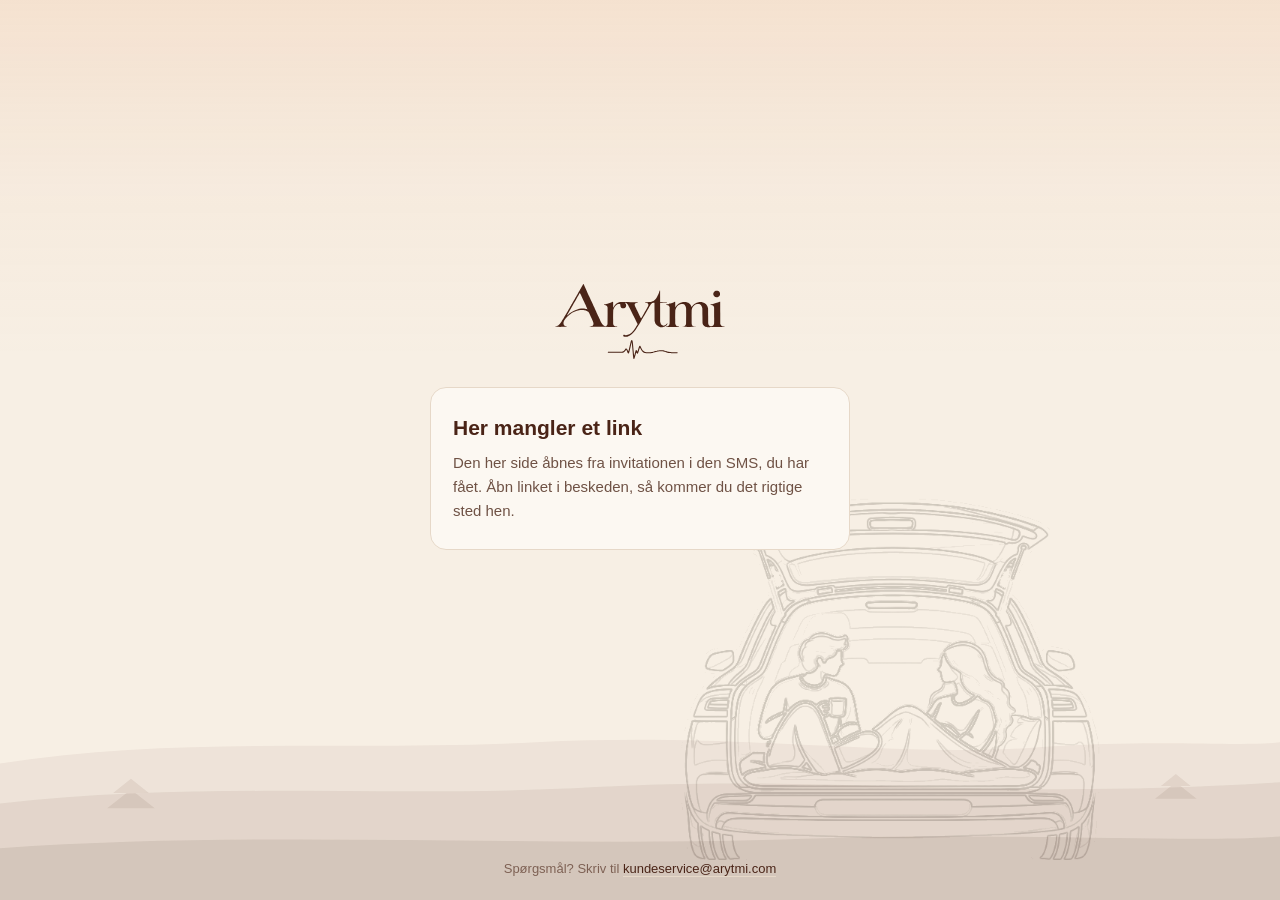
<file: liste.html>
<!doctype html>
<html lang="da">
<head>
<meta charset="UTF-8">
<!--
  INDHOLDSPOLITIK (CSP). Tilføjet 11. september 2026.

  Den siger, hvad browseren OVERHOVEDET må hente på den her side. Alt er
  `none` som udgangspunkt, og så åbnes der præcis det, siden bruger:

    script-src 'self' 'unsafe-inline'   sidens eget script, som står inline.
    style-src 'self' 'unsafe-inline'    sidens eget <style>, som står inline.
    img-src 'self'                      logo, bil og favicons. Alle herfra.
    connect-src <projektet>             Edge-funktionerne. Intet andet.
    base-uri 'none'      ingen kan skyde et <base>-tag ind og flytte
                         alle relative adresser et andet sted hen.
    form-action 'none'   formularerne herinde sendes af JavaScript, som
                         altid kalder preventDefault(). Uden den linje
                         ville en formular uden JavaScript submitte til
                         sig selv med GET - og på aktiver- og
                         nulstil-siderne ville kodeordet så stå i
                         adresselinjen og i browserhistorikken.

  HVORFOR ET <meta>-TAG OG IKKE EN HTTP-HEADER: siderne udgives af GitHub
  Pages, som ikke kan sætte headers. Prisen er, at `frame-ancestors` og
  `report-uri` IKKE virker i et meta-tag - de ignoreres. Siderne kan
  altså stadig lægges i en iframe af en fremmed. Skal det lukkes, kræver
  det en vært, der kan sætte headers (Cloudflare Pages, Netlify).

  HVORFOR 'unsafe-inline' OG IKKE HASHES: al CSS og JavaScript står inline
  i filen, og hashes ville være strengere. De ville også betyde, at siden
  holder op med at virke, hver gang nogen retter et komma i scriptet og
  glemmer at regne hashen om - lydløst, uden fejl på skærmen. På en side,
  hvor en kunde aktiverer sin konto, er det den dyreste slags fælde.
  Beskyttelsen mod indsprøjtet HTML ligger et andet sted, og den er reel:
  siderne skriver ALTID med textContent, aldrig innerHTML.

  ⚠️ `connect-src` peger på Supabase-projektets adresse. Skiftes projektet
  - fx ved en genskabelse fra backup - skal den her linje med. Ellers kan
  siden ikke tale med serveren, og fejlen står kun i browserkonsollen.
-->
<meta http-equiv="Content-Security-Policy" content="default-src 'none'; script-src 'self' 'unsafe-inline'; style-src 'self' 'unsafe-inline'; img-src 'self'; connect-src https://vxleyvtumbwtkejoiaev.supabase.co; base-uri 'none'; form-action 'none'">
<meta name="viewport" content="width=device-width, initial-scale=1">
<title>Du er inviteret med på en tur</title>
<meta name="description" content="Se turen, din pakkeliste, og sig ja eller nej.">
<meta name="robots" content="noindex">
<link rel="icon" href="favicon.ico?v=20260927" sizes="any">
<link rel="icon" href="favicon-32.png?v=20260927" sizes="32x32" type="image/png">
<link rel="apple-touch-icon" href="apple-touch-icon-180.png?v=20260927">
<!--
  ARYTMI — liste.html. Gæsten på ÉN tur.

  Bygget 11/9 som anden del af fase 3. Søstersiden til os.html, men de to
  løser ikke det samme problem, og forskellen er hele pointen:

    os.html     fast rejsemakker — alle ture, for altid, og der OPRETTES
                en konto. Derfor mail og kodeord.
    liste.html  gæst på ÉN tur, én gang. INGEN konto, intet login, intet
                kodeord. Tokenet er adgangen, og det er alt.

  Den, der lander her, har fået en SMS fra en, der skal af sted, og har
  måske aldrig hørt om Arytmi. Han skal kunne se hvad, hvor, hvornår og
  hvad han selv skal huske — og svare. Intet andet.

  LÆSNINGEN ÆNDRER INGENTING. Planens prøve siger det ligeud: "hent linket
  med GET → intet må ændre sig". Mailscannere, linkforhåndsvisninger og
  virusfiltre klikker alt, hvad der kommer forbi. Markerede siden linket
  som brugt ved at blive åbnet, ville det være opbrugt, før gæsten selv
  nåede at se det — og fejlen ville se ud, som om han havde gjort noget
  forkert. `gaest-liste` skriver kun, når der sendes et udtrykkeligt svar.

  SVARET MÅ SKIFTES. Man kan sige ja og blive syg dagen efter. Linket er
  gæstens eneste vej til at sige det, så det bruges ikke op af et svar.

  Læg mærke til, hvor lidt der vises: afsenderens FORNAVN, turen, og
  gæstens egen del af pakkelisten. Ikke resten af hvad de to har skrevet om
  turen, ikke mail, ikke telefonnummer. Et link i de forkerte hænder skal
  ikke kunne bruges som opslagsværk.

  Systemskrift som forsiden. Repoet har ingen fonts/-mappe.

  NØGLEN HERUNDER ER OFFENTLIG. Det er den publicerbare nøgle, lavet til at
  stå i klientkode. Service-nøglen er en helt anden ting og må aldrig herind.
-->
<style>
  /* Ny palette 27/9 2026 — Oliivias, samme som appen og forsiden. Navnene
     er de gamle, så resten af CSS'en er urørt; kun værdierne er nye. */
  :root{
    --gran:#4a2417;          /* Deep Brown — stærk tekst */
    --gran-mørk:#3a1a10;
    --fjord:#6f5245;         /* brødtekst: brun i creme, 5,9:1 */
    --rav:#8e4333;           /* Warm Rust Red — fokus og accent */
    --bund:#f7efe4;          /* Warm Cream */
    --flade:#fcf8f2;         /* kortet, en tak lysere end bunden */
    --tekst:#4a2417;
    --dæmpet:#7e6154;        /* 4,9:1 på creme */
    --linje:#e6d8c8;
    --fejl:#9c4221;
    --god:#4f6b4a;
    --sand:#e9ddcf;          /* Soft Sand */
    --felt:#fffdf9;          /* inputfelter */
    --knap:#e8935a;          /* CTA Orange — som i appen: orange med BRUN tekst */
    --knap-hover:#dc8249;
    --knap-tekst:#4a2417;    /* hvid på orange er 2,4:1 */
  }
  *{margin:0;padding:0;box-sizing:border-box}
  html,body{min-height:100%}
  body{
    background:var(--bund);
    color:var(--tekst);
    font-family:-apple-system,BlinkMacSystemFont,"Segoe UI",Roboto,sans-serif;
    display:flex;
    align-items:center;
    justify-content:center;
    min-height:100dvh;
    position:relative;
    padding:24px 20px 90px;
    overflow-x:hidden;
  }
  /* Landskabet fra appen og forsiden: bakker, to træer og signaturbilen
     som stregtegning (brand/lav-stregtegning.py i app-repoet). Fast, bag
     kortet, så det ligger stille, når man ruller. */
  .landskab{position:fixed;inset:0;pointer-events:none;z-index:0}
  .landskab::before{content:'';position:absolute;top:0;left:0;right:0;height:360px;
    background:linear-gradient(to bottom,rgba(232,147,90,.14),rgba(232,147,90,.04) 52%,transparent)}
  .landskab svg{position:absolute;bottom:0;left:0;width:100%;height:200px}
  .bil{
    position:absolute;
    bottom:34px;
    right:max(-30px, calc(50% - 460px));
    width:min(64vw,420px);
    opacity:.2;
  }
  .kort{ position:relative; z-index:1; width:100%; max-width:420px; }
  .logo{ width:min(170px,46vw); height:auto; margin:0 auto 28px; display:block; }
  .sr-only{
    position:absolute;width:1px;height:1px;padding:0;margin:-1px;overflow:hidden;
    clip:rect(0,0,0,0);white-space:nowrap;border:0;
  }
  .flade{
    background:var(--flade);
    border:1px solid var(--linje);
    border-radius:16px;
    padding:26px 22px;
  }
  h2{ font-size:21px; line-height:1.3; font-weight:600; margin-bottom:10px; }
  p{ font-size:15px; line-height:1.6; color:var(--fjord); }
  p + p{ margin-top:12px; }

  /* Turen. En definitionsliste, fordi det ER par af navn og værdi — og
     fordi en skærmlæser så siger "Hvor: Mols Bjerge" og ikke to løsrevne
     stumper tekst. */
  dl.tur{ margin-top:18px; }
  dl.tur div{
    display:flex;
    gap:12px;
    padding:11px 0;
    border-top:1px solid var(--linje);
  }
  dl.tur dt{
    flex:0 0 92px;
    font-size:13px;
    font-weight:600;
    color:var(--dæmpet);
    padding-top:2px;
  }
  dl.tur dd{ font-size:15px; line-height:1.5; color:var(--tekst); }

  h3{
    font-size:15px;
    font-weight:600;
    color:var(--gran);
    margin:26px 0 4px;
  }
  ul.ting{ margin-top:12px; padding-left:0; list-style:none; }
  ul.ting li{
    font-size:15px;
    line-height:1.5;
    padding:9px 0 9px 26px;
    border-top:1px solid var(--linje);
    position:relative;
    color:var(--tekst);
  }
  /* Streg-ikon i CSS, ikke en emoji. Appens regel gælder også her. */
  ul.ting li::before{
    content:"";
    position:absolute;
    left:4px;
    top:15px;
    width:9px;
    height:9px;
    border:1.5px solid var(--rav);
    border-radius:2px;
  }
  .intet-ting{ font-size:14px; color:var(--dæmpet); margin-top:10px; }

  .svarknapper{ display:flex; gap:10px; margin-top:24px; }
  button.svar{
    flex:1;
    font-family:inherit;
    font-size:16px;
    font-weight:600;
    border-radius:10px;
    padding:15px;
    cursor:pointer;
    border:1px solid var(--linje);
    background:var(--felt);
    color:var(--gran);
  }
  button.svar.ja{ background:var(--knap); border-color:var(--knap); color:var(--knap-tekst); }
  button.svar.ja:hover{ background:var(--knap-hover); }
  button.svar.nej:hover{ border-color:var(--fjord); color:var(--gran-mørk); }
  button.svar[disabled]{ opacity:.55; cursor:default; }

  .besked{
    margin-top:18px;
    font-size:14px;
    line-height:1.6;
    border-radius:10px;
    padding:13px 15px;
  }
  .besked.fejl{ color:var(--fejl); background:#f7ece7; border:1px solid #e6cfc4; }
  .besked.ok{ color:var(--god); background:#eef2ea; border:1px solid #d5ddd0; }
  .hjaelp{ margin-top:18px; font-size:13px; line-height:1.6; color:var(--dæmpet); }
  .hjaelp a{ color:var(--gran); }
  footer{
    position:absolute;
    bottom:24px;
    left:0;
    right:0;
    text-align:center;
    font-size:13px;
    color:var(--dæmpet);
  }
  footer a{ color:var(--gran); text-decoration:none; border-bottom:1px solid var(--linje); }
  [hidden]{ display:none !important; }
</style>
</head>
<body>
  <div class="landskab" aria-hidden="true">
    <img class="bil" src="signaturbil-streg.png" alt="">
    <svg viewBox="0 0 430 170" preserveAspectRatio="none">
      <path d="M0 54 C60 30 120 44 180 36 C250 27 300 50 350 40 C390 33 415 40 430 36 V170 H0 Z" fill="#4a2417" opacity=".05"/>
      <path d="M0 88 C70 68 130 84 200 74 C280 63 330 86 430 70 V170 H0 Z" fill="#4a2417" opacity=".07"/>
      <path d="M0 126 C90 110 180 126 270 118 C340 112 400 122 430 116 V170 H0 Z" fill="#4a2417" opacity=".09"/>
      <g fill="#4a2417" opacity=".08">
        <path d="m36 92 8-16 8 16zM38 79l6-12 6 12z"/>
        <path d="m388 84 7-14 7 14zM390 73l5-10 5 10z"/>
      </g>
    </svg>
  </div>

  <main class="kort">
    <h1 class="sr-only">Du er inviteret med på en tur</h1>
    <img class="logo" src="logo-2026.svg" alt="Arytmi">

    <!-- 0 · vi henter turen -->
    <section class="flade" id="trin-tjekker" hidden>
      <h2>Et øjeblik</h2>
      <p>Vi henter turen.</p>
    </section>

    <!-- 1 · her uden et link -->
    <section class="flade" id="trin-intet" hidden>
      <h2>Her mangler et link</h2>
      <p>Den her side åbnes fra invitationen i den SMS, du har fået. Åbn linket i beskeden, så kommer du det rigtige sted hen.</p>
    </section>

    <!-- 2 · turen -->
    <section class="flade" id="trin-tur" hidden>
      <h2 id="overskrift">Du er inviteret med</h2>
      <p id="indledning"></p>

      <dl class="tur">
        <div id="raekke-hvor" hidden><dt>Hvor</dt><dd id="v-hvor"></dd></div>
        <div id="raekke-hvornaar" hidden><dt>Hvornår</dt><dd id="v-hvornaar"></dd></div>
        <div id="raekke-hjem" hidden><dt>Hjemme igen</dt><dd id="v-hjem"></dd></div>
      </dl>

      <h3 id="ting-titel">Det, du skal huske</h3>
      <ul class="ting" id="ting"></ul>
      <p class="intet-ting" id="intet-ting" hidden>Der er ikke lagt noget over på dig. Tag dig selv med.</p>

      <div class="svarknapper">
        <button type="button" class="svar ja"  id="ja">Ja tak, jeg er med</button>
        <button type="button" class="svar nej" id="nej">Jeg kan ikke</button>
      </div>

      <div class="besked ok"   id="kvittering" role="status" hidden></div>
      <div class="besked fejl" id="fejl" role="alert" hidden></div>

      <p class="hjaelp">Du skal ikke oprette noget for at svare. Skifter det, kan du åbne linket igen og ændre dit svar.</p>
    </section>

    <!-- 3 · linket kan ikke bruges -->
    <section class="flade" id="trin-doedt" hidden>
      <h2>Invitationen gælder ikke længere</h2>
      <p>Et link til en tur gælder i 30 dage, og det holder op med at virke, hvis der bliver sendt et nyt. Bed om en ny invitation.</p>
    </section>
  </main>

  <footer>Spørgsmål? Skriv til <a href="mailto:kundeservice@arytmi.com">kundeservice@arytmi.com</a></footer>

<script>
(function () {
  'use strict';

  var PROJEKT_URL = 'https://vxleyvtumbwtkejoiaev.supabase.co';
  var ANON = 'sb_publishable_NQvNdYWs3PZrHGai2l0rgw_Vz1KCCLP';
  var ENDEPUNKT = PROJEKT_URL + '/functions/v1/gaest-liste';

  var el = function (id) { return document.getElementById(id); };
  var TRIN = ['trin-tjekker', 'trin-intet', 'trin-tur', 'trin-doedt'];

  function vis(trin) {
    TRIN.forEach(function (id) { el(id).hidden = (id !== trin); });
  }

  function kald(krop) {
    return fetch(ENDEPUNKT, {
      method: 'POST',
      headers: { 'Content-Type': 'application/json', apikey: ANON },
      body: JSON.stringify(krop)
    }).then(function (r) {
      return r.json().catch(function () { return {}; }).then(function (svar) {
        return { ok: r.ok, status: r.status, svar: svar };
      });
    });
  }

  /* Tokenet står i FRAGMENTET, ikke i en forespørgselsstreng. Fragmentet
     sendes aldrig til en server og havner derfor hverken i serverlogs eller
     i en henvisende adresse. Samme valg som aktiverings-, nulstillings- og
     partnerlinket. */
  function tokenFraAdressen() {
    var h = String(location.hash || '').replace(/^#/, '').trim();
    return /^[0-9a-f]{32,128}$/i.test(h) ? h : null;
  }

  var token = tokenFraAdressen();
  var ja = el('ja'), nej = el('nej'), fejl = el('fejl'), kvittering = el('kvittering');

  function saetRaekke(id, felt, vaerdi) {
    var tekst = String(vaerdi || '').trim();
    el(felt).textContent = tekst;
    el(id).hidden = !tekst;
  }

  function visFejl(tekst) {
    fejl.textContent = tekst;
    fejl.hidden = false;
  }

  function malSvar(svar) {
    kvittering.hidden = !svar;
    ja.classList.toggle('ja', svar !== 'nej');
    nej.classList.toggle('ja', svar === 'nej');
    if (svar === 'ja') {
      kvittering.textContent = 'Du er med. Tak — nu ved de det.';
      ja.textContent = 'Du har sagt ja';
      nej.textContent = 'Jeg kan alligevel ikke';
    } else if (svar === 'nej') {
      kvittering.textContent = 'Dit afbud er sendt. Tak, fordi du sagde til.';
      ja.textContent = 'Jeg kan alligevel godt';
      nej.textContent = 'Du har meldt afbud';
    }
  }

  function malTuren(d) {
    el('overskrift').textContent = d.dig
      ? 'Hej ' + d.dig + '!'
      : 'Du er inviteret med';
    el('indledning').textContent = (d.fra || 'En ven')
      + ' inviterer dig med på en tur'
      + (d.sted ? ' til ' + d.sted : '') + '.';

    saetRaekke('raekke-hvor', 'v-hvor', d.hvor || d.sted);
    saetRaekke('raekke-hvornaar', 'v-hvornaar', d.hvornaar);
    saetRaekke('raekke-hjem', 'v-hjem', d.hjem);

    var liste = el('ting');
    liste.textContent = '';
    var ting = Array.isArray(d.ting) ? d.ting : [];
    ting.forEach(function (t) {
      var li = document.createElement('li');
      li.textContent = t;            // textContent, aldrig innerHTML
      liste.appendChild(li);
    });
    el('intet-ting').hidden = ting.length > 0;
    el('ting-titel').hidden = false;

    malSvar(d.svar);
    vis('trin-tur');
  }

  function svarMed(vaerdi) {
    fejl.hidden = true;
    ja.disabled = true; nej.disabled = true;
    kald({ token: token, svar: vaerdi }).then(function (r) {
      ja.disabled = false; nej.disabled = false;
      if (!r.ok) {
        if (r.status === 410) { vis('trin-doedt'); return; }
        visFejl((r.svar && r.svar.error) || 'Svaret kunne ikke sendes. Prøv igen.');
        return;
      }
      malSvar(r.svar.svar);
    }).catch(function () {
      ja.disabled = false; nej.disabled = false;
      visFejl('Ingen forbindelse. Tjek nettet, og prøv igen.');
    });
  }

  ja.addEventListener('click', function () { svarMed('ja'); });
  nej.addEventListener('click', function () { svarMed('nej'); });

  /* FØRSTE KALD ER EN REN LÆSNING. Der sendes intet `svar` med, og
     funktionen skriver derfor ingenting. Det er dét, der gør linket
     sikkert mod mailscannere — ikke at vi bruger POST. */
  if (!token) { vis('trin-intet'); }
  else {
    vis('trin-tjekker');
    kald({ token: token }).then(function (r) {
      if (!r.ok) { vis('trin-doedt'); return; }
      malTuren(r.svar);
    }).catch(function () {
      /* Et fladt net må ikke se ud som et dødt link. To forskellige
         problemer skal have to forskellige beskeder. */
      vis('trin-tur');
      el('overskrift').textContent = 'Vi kunne ikke hente turen';
      el('indledning').textContent = 'Tjek din forbindelse, og hent siden igen.';
      ja.hidden = true; nej.hidden = true;
      el('ting-titel').hidden = true;
      el('intet-ting').hidden = true;
    });
  }

  /* Tokenet ud af adresselinjen, når siden er hentet. Det ligger stadig i
     browserens historik, men det skal ikke stå og lyse i adressefeltet på
     en telefon, andre kigger med på. Samme greb som os.html. */
  if (token && history.replaceState) {
    history.replaceState(null, '', location.pathname + location.search);
  }
})();
</script>
</body>
</html>
</file>
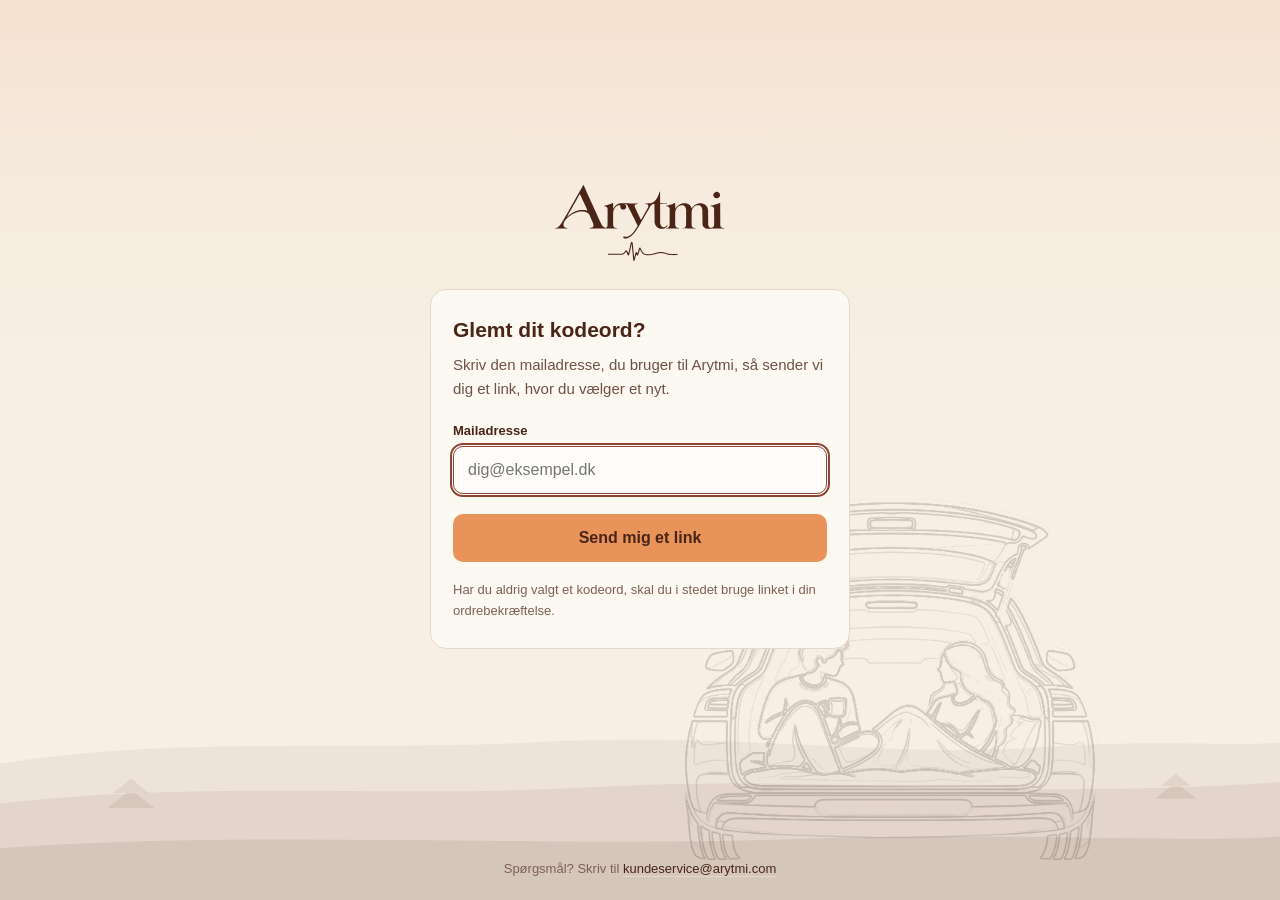
<file: nulstil.html>
<!doctype html>
<html lang="da">
<head>
<meta charset="UTF-8">
<!--
  INDHOLDSPOLITIK (CSP). Tilføjet 11. september 2026.

  Den siger, hvad browseren OVERHOVEDET må hente på den her side. Alt er
  `none` som udgangspunkt, og så åbnes der præcis det, siden bruger:

    script-src 'self' 'unsafe-inline'   sidens eget script, som står inline.
    style-src 'self' 'unsafe-inline'    sidens eget <style>, som står inline.
    img-src 'self'                      logo, bil og favicons. Alle herfra.
    connect-src <projektet>             Edge-funktionerne. Intet andet.
    base-uri 'none'      ingen kan skyde et <base>-tag ind og flytte
                         alle relative adresser et andet sted hen.
    form-action 'none'   formularerne herinde sendes af JavaScript, som
                         altid kalder preventDefault(). Uden den linje
                         ville en formular uden JavaScript submitte til
                         sig selv med GET - og på aktiver- og
                         nulstil-siderne ville kodeordet så stå i
                         adresselinjen og i browserhistorikken.

  HVORFOR ET <meta>-TAG OG IKKE EN HTTP-HEADER: siderne udgives af GitHub
  Pages, som ikke kan sætte headers. Prisen er, at `frame-ancestors` og
  `report-uri` IKKE virker i et meta-tag - de ignoreres. Siderne kan
  altså stadig lægges i en iframe af en fremmed. Skal det lukkes, kræver
  det en vært, der kan sætte headers (Cloudflare Pages, Netlify).

  HVORFOR 'unsafe-inline' OG IKKE HASHES: al CSS og JavaScript står inline
  i filen, og hashes ville være strengere. De ville også betyde, at siden
  holder op med at virke, hver gang nogen retter et komma i scriptet og
  glemmer at regne hashen om - lydløst, uden fejl på skærmen. På en side,
  hvor en kunde aktiverer sin konto, er det den dyreste slags fælde.
  Beskyttelsen mod indsprøjtet HTML ligger et andet sted, og den er reel:
  siderne skriver ALTID med textContent, aldrig innerHTML.

  ⚠️ `connect-src` peger på Supabase-projektets adresse. Skiftes projektet
  - fx ved en genskabelse fra backup - skal den her linje med. Ellers kan
  siden ikke tale med serveren, og fejlen står kun i browserkonsollen.
-->
<meta http-equiv="Content-Security-Policy" content="default-src 'none'; script-src 'self' 'unsafe-inline'; style-src 'self' 'unsafe-inline'; img-src 'self'; connect-src https://vxleyvtumbwtkejoiaev.supabase.co; base-uri 'none'; form-action 'none'">
<meta name="viewport" content="width=device-width, initial-scale=1">
<title>Nyt kodeord til Arytmi</title>
<meta name="description" content="Bed om et nyt kodeord til din Arytmi-konto.">
<meta name="robots" content="noindex">
<link rel="icon" href="favicon.ico?v=20260927" sizes="any">
<link rel="icon" href="favicon-32.png?v=20260927" sizes="32x32" type="image/png">
<link rel="apple-touch-icon" href="apple-touch-icon-180.png?v=20260927">
<!--
  ARYTMI — nulstil.html. Vejen tilbage, når kodeordet er glemt.

  Bygget 8/9 efter Kennets besked: "Der skal laves en
  kodeordsnulstillingsmulighed." Indtil da var der ingen — havde en kunde
  glemt sit kodeord, skulle Kennet selv i gang.

  Siden har to indgange, og den vælger selv:
    uden token i adressen  → skriv din mail, så sender vi et link
    med token i adressen   → vælg det nye kodeord

  Den kan ikke noget selv. Alt afgøres af Edge-funktionen
  `nulstil-kodeord`: om adressen findes, om loftet er nået, om linket
  stadig virker, om kodeordet er langt nok og ikke står i et kendt læk.
  En regel, der kun findes i en browser, er en anbefaling.

  Læg mærke til kvitteringen: den er DEN SAMME, uanset om mailadressen
  findes eller ej. Ellers ville formularen være et opslagsværk over, hvem
  der er kunde hos Arytmi — man kunne prøve adresser af, én ad gangen, og
  læse svaret.

  Systemskrift som forsiden. Repoet har ingen fonts/-mappe.

  NØGLEN HERUNDER ER OFFENTLIG. Det er anon-nøglen, lavet til at stå i
  klientkode. Service-nøglen er en helt anden ting og må aldrig herind.
-->
<style>
  /* Ny palette 27/9 2026 — Oliivias, samme som appen og forsiden. Navnene
     er de gamle, så resten af CSS'en er urørt; kun værdierne er nye. */
  :root{
    --gran:#4a2417;          /* Deep Brown — stærk tekst */
    --gran-mørk:#3a1a10;
    --fjord:#6f5245;         /* brødtekst: brun i creme, 5,9:1 */
    --rav:#8e4333;           /* Warm Rust Red — fokus og accent */
    --bund:#f7efe4;          /* Warm Cream */
    --flade:#fcf8f2;         /* kortet, en tak lysere end bunden */
    --tekst:#4a2417;
    --dæmpet:#7e6154;        /* 4,9:1 på creme */
    --linje:#e6d8c8;
    --fejl:#9c4221;
    --god:#4f6b4a;
    --sand:#e9ddcf;          /* Soft Sand */
    --felt:#fffdf9;          /* inputfelter */
    --knap:#e8935a;          /* CTA Orange — som i appen: orange med BRUN tekst */
    --knap-hover:#dc8249;
    --knap-tekst:#4a2417;    /* hvid på orange er 2,4:1 */
  }
  *{margin:0;padding:0;box-sizing:border-box}
  html,body{min-height:100%}
  body{
    background:var(--bund);
    color:var(--tekst);
    font-family:-apple-system,BlinkMacSystemFont,"Segoe UI",Roboto,sans-serif;
    display:flex;
    align-items:center;
    justify-content:center;
    min-height:100dvh;
    position:relative;
    padding:24px 20px 90px;
    overflow-x:hidden;
  }
  /* Landskabet fra appen og forsiden: bakker, to træer og signaturbilen
     som stregtegning (brand/lav-stregtegning.py i app-repoet). Fast, bag
     kortet, så det ligger stille, når man ruller. */
  .landskab{position:fixed;inset:0;pointer-events:none;z-index:0}
  .landskab::before{content:'';position:absolute;top:0;left:0;right:0;height:360px;
    background:linear-gradient(to bottom,rgba(232,147,90,.14),rgba(232,147,90,.04) 52%,transparent)}
  .landskab svg{position:absolute;bottom:0;left:0;width:100%;height:200px}
  .bil{
    position:absolute;
    bottom:34px;
    right:max(-30px, calc(50% - 460px));
    width:min(64vw,420px);
    opacity:.2;
  }
  .kort{ position:relative; z-index:1; width:100%; max-width:420px; }
  .logo{ width:min(170px,46vw); height:auto; margin:0 auto 28px; display:block; }
  .sr-only{
    position:absolute;width:1px;height:1px;padding:0;margin:-1px;overflow:hidden;
    clip:rect(0,0,0,0);white-space:nowrap;border:0;
  }
  .flade{
    background:var(--flade);
    border:1px solid var(--linje);
    border-radius:16px;
    padding:26px 22px;
  }
  h2{ font-size:21px; line-height:1.3; font-weight:600; margin-bottom:10px; }
  p{ font-size:15px; line-height:1.6; color:var(--fjord); }
  p + p{ margin-top:12px; }
  label{
    display:block;
    font-size:13px;
    font-weight:600;
    color:var(--gran);
    margin:22px 0 8px;
  }
  .felt{ position:relative; }
  input{
    width:100%;
    font-family:inherit;
    font-size:16px;            /* 16px: mindre får iOS til at zoome ind */
    color:var(--tekst);
    background:var(--felt);
    border:1px solid var(--linje);
    border-radius:10px;
    padding:14px;
  }
  input[type=password], input[type=text].kode{ padding-right:76px; }
  input:focus{
    outline:2px solid var(--rav);
    outline-offset:1px;
    border-color:var(--rav);
  }
  .vis{
    position:absolute;
    right:6px;
    top:50%;
    transform:translateY(-50%);
    background:none;
    border:0;
    font:inherit;
    font-size:13px;
    font-weight:600;
    color:var(--fjord);
    padding:8px 10px;
    cursor:pointer;
    border-radius:8px;
  }
  .vis:hover{ color:var(--gran); }
  .maaler{
    font-size:13px;
    line-height:1.5;
    margin-top:8px;
    color:var(--dæmpet);
    min-height:20px;
  }
  .maaler.god{ color:var(--god); }
  button.send{
    width:100%;
    margin-top:20px;
    font-family:inherit;
    font-size:16px;
    font-weight:600;
    color:var(--knap-tekst);
    background:var(--knap);
    border:0;
    border-radius:10px;
    padding:15px;
    cursor:pointer;
  }
  button.send:hover{ background:var(--knap-hover); }
  button.send[disabled]{ background:var(--sand); color:var(--dæmpet); cursor:default; }
  .besked{
    margin-top:18px;
    font-size:14px;
    line-height:1.6;
    border-radius:10px;
    padding:13px 15px;
  }
  .besked.fejl{ color:var(--fejl); background:#f7ece7; border:1px solid #e6cfc4; }
  .besked.ok{ color:var(--god); background:#eef2ea; border:1px solid #d5ddd0; }
  .hjaelp{ margin-top:18px; font-size:13px; line-height:1.6; color:var(--dæmpet); }
  .hjaelp a{ color:var(--gran); }
  footer{
    position:absolute;
    bottom:24px;
    left:0;
    right:0;
    text-align:center;
    font-size:13px;
    color:var(--dæmpet);
  }
  footer a{ color:var(--gran); text-decoration:none; border-bottom:1px solid var(--linje); }
  [hidden]{ display:none !important; }
</style>
</head>
<body>
  <div class="landskab" aria-hidden="true">
    <img class="bil" src="signaturbil-streg.png" alt="">
    <svg viewBox="0 0 430 170" preserveAspectRatio="none">
      <path d="M0 54 C60 30 120 44 180 36 C250 27 300 50 350 40 C390 33 415 40 430 36 V170 H0 Z" fill="#4a2417" opacity=".05"/>
      <path d="M0 88 C70 68 130 84 200 74 C280 63 330 86 430 70 V170 H0 Z" fill="#4a2417" opacity=".07"/>
      <path d="M0 126 C90 110 180 126 270 118 C340 112 400 122 430 116 V170 H0 Z" fill="#4a2417" opacity=".09"/>
      <g fill="#4a2417" opacity=".08">
        <path d="m36 92 8-16 8 16zM38 79l6-12 6 12z"/>
        <path d="m388 84 7-14 7 14zM390 73l5-10 5 10z"/>
      </g>
    </svg>
  </div>

  <main class="kort">
    <h1 class="sr-only">Nyt kodeord til Arytmi</h1>
    <img class="logo" src="logo-2026.svg" alt="Arytmi">

    <!-- 0 · vi spørger serveren, om linket stadig kan bruges -->
    <section class="flade" id="trin-tjekker" hidden>
      <h2>Et øjeblik</h2>
      <p>Vi tjekker dit link.</p>
    </section>

    <!-- 1 · hun er kommet hertil uden link: bed om et -->
    <section class="flade" id="trin-bed" hidden>
      <h2>Glemt dit kodeord?</h2>
      <p>Skriv den mailadresse, du bruger til Arytmi, så sender vi dig et link, hvor du vælger et nyt.</p>

      <form id="bed-form" novalidate>
        <label for="email">Mailadresse</label>
        <input id="email" name="email" type="email" inputmode="email"
               autocomplete="username" autocapitalize="off" spellcheck="false"
               placeholder="dig@eksempel.dk" required>
        <button type="submit" class="send" id="bed-send">Send mig et link</button>
      </form>

      <div class="besked fejl" id="bed-fejl" role="alert" hidden></div>
      <p class="hjaelp">Har du aldrig valgt et kodeord, skal du i stedet bruge linket i din ordrebekræftelse.</p>
    </section>

    <!-- 2 · kvitteringen. Den samme, uanset om adressen findes -->
    <section class="flade" id="trin-sendt" hidden>
      <h2>Så er den sendt</h2>
      <div class="besked ok" role="status" id="sendt-besked">Findes der en konto på den adresse, ligger der nu en mail med et link.</div>
      <p>Linket virker én gang og gælder i en time.</p>
      <p class="hjaelp">Kommer der ingen mail, så kig i spam. Ellers skriver du til <a href="mailto:kundeservice@arytmi.com">kundeservice@arytmi.com</a>.</p>
    </section>

    <!-- 3 · hun kom fra linket: vælg det nye kodeord -->
    <section class="flade" id="trin-kodeord" hidden>
      <h2>Vælg dit nye kodeord</h2>
      <p>Du logger ind med din mailadresse og det kodeord, du vælger her.</p>

      <form id="kode-form" novalidate>
        <label for="kodeord">Nyt kodeord</label>
        <div class="felt">
          <input id="kodeord" name="kodeord" type="password" class="kode"
                 autocomplete="new-password" autocapitalize="off" spellcheck="false"
                 aria-describedby="maaler" required>
          <button type="button" class="vis" id="vis" aria-label="Vis kodeordet">Vis</button>
        </div>
        <p class="maaler" id="maaler" role="status" aria-live="polite">Mindst 12 tegn.</p>
        <button type="submit" class="send" id="kode-send">Gem mit nye kodeord</button>
      </form>

      <div class="besked fejl" id="kode-fejl" role="alert" hidden></div>

      <!-- Ingen krav om specialtegn. Besluttet af Kennet 7/9: tvungne
           tegnkrav producerer Sommer2026! og genbrug på tværs af tjenester.
           Længden gør arbejdet, og serveren tjekker mod kendte datalæk. -->
      <p class="hjaelp">Vi stiller ingen krav om store bogstaver eller specialtegn — længden er det, der tæller. Fire tilfældige ord i træk er både stærkere og nemmere at huske.</p>
    </section>

    <!-- 4 · færdig -->
    <section class="flade" id="trin-faerdig" hidden>
      <h2>Kodeordet er skiftet</h2>
      <div class="besked ok" id="faerdig-besked" role="status">Dit nye kodeord er gemt.</div>
      <p>Åbn Arytmi og log ind med din mailadresse og det nye kodeord.</p>
      <p class="hjaelp">Linket er brugt op nu. Det er med vilje — det kunne kun bruges én gang.</p>
    </section>

    <!-- 5 · linket kan ikke bruges -->
    <section class="flade" id="trin-doedt" hidden>
      <h2>Linket kan ikke bruges mere</h2>
      <p>Et nulstillingslink virker én gang og gælder i en time. Bed om et nyt, så sender vi det med det samme.</p>
      <button type="button" class="send" id="igen">Bed om et nyt link</button>
    </section>
  </main>

  <footer>Spørgsmål? Skriv til <a href="mailto:kundeservice@arytmi.com">kundeservice@arytmi.com</a></footer>

<script>
(function () {
  'use strict';

  var PROJEKT_URL = 'https://vxleyvtumbwtkejoiaev.supabase.co';
  var ANON = 'sb_publishable_NQvNdYWs3PZrHGai2l0rgw_Vz1KCCLP';
  var ENDEPUNKT = PROJEKT_URL + '/functions/v1/nulstil-kodeord';
  var MIN_KODEORD = 12;

  var el = function (id) { return document.getElementById(id); };
  var TRIN = ['trin-tjekker', 'trin-bed', 'trin-sendt', 'trin-kodeord', 'trin-faerdig', 'trin-doedt'];

  function vis(trin) {
    TRIN.forEach(function (id) { el(id).hidden = (id !== trin); });
  }

  function kald(krop) {
    return fetch(ENDEPUNKT, {
      method: 'POST',
      headers: { 'Content-Type': 'application/json', apikey: ANON },
      body: JSON.stringify(krop)
    }).then(function (r) {
      return r.json().catch(function () { return {}; }).then(function (svar) {
        return { ok: r.ok, svar: svar };
      });
    });
  }

  /* Tokenet står i FRAGMENTET, ikke i en forespørgselsstreng. Fragmentet
     sendes aldrig til en server og havner derfor hverken i serverlogs
     eller i en henvisende adresse. Samme valg som aktiveringslinket. */
  function tokenFraAdressen() {
    var h = String(location.hash || '').replace(/^#/, '').trim();
    return /^[0-9a-f]{32,128}$/i.test(h) ? h : null;
  }

  var token = tokenFraAdressen();

  // ---------- 1 · bed om et link ----------
  var bedForm = el('bed-form'), bedFelt = el('email'), bedSend = el('bed-send'), bedFejl = el('bed-fejl');

  function visBed() {
    vis('trin-bed');
    try { bedFelt.focus({ preventScroll: true }); } catch (e) { bedFelt.focus(); }
  }

  bedFelt.addEventListener('input', function () { bedFejl.hidden = true; });

  bedForm.addEventListener('submit', function (e) {
    e.preventDefault();
    bedFejl.hidden = true;
    var email = bedFelt.value.trim();
    if (!email) { bedFejl.textContent = 'Skriv din mailadresse.'; bedFejl.hidden = false; bedFelt.focus(); return; }

    bedSend.disabled = true;
    bedSend.textContent = 'Sender …';
    kald({ email: email }).then(function (res) {
      if (!res.ok) {
        bedFejl.textContent = (res.svar && res.svar.error) || 'Der gik noget galt. Prøv igen.';
        bedFejl.hidden = false;
        bedSend.disabled = false;
        bedSend.textContent = 'Send mig et link';
        return;
      }
      /* Serveren svarer det SAMME, uanset om adressen findes. Vi må derfor
         heller ikke sige noget andet her — det ville gøre siden til et
         opslagsværk over, hvem der er kunde. */
      if (res.svar && res.svar.besked) el('sendt-besked').textContent = res.svar.besked;
      vis('trin-sendt');
    }).catch(function () {
      bedFejl.textContent = 'Ingen forbindelse. Tjek nettet, og prøv igen.';
      bedFejl.hidden = false;
      bedSend.disabled = false;
      bedSend.textContent = 'Send mig et link';
    });
  });

  el('igen').addEventListener('click', function () {
    /* Tokenet ud af adressen først. Ellers ville en genindlæsning sende
       hende tilbage til det døde link, hun lige kom fra. */
    try { history.replaceState(null, '', location.pathname); } catch (e) {}
    bedSend.disabled = false;
    bedSend.textContent = 'Send mig et link';
    visBed();
  });

  // ---------- 2 · vælg det nye kodeord ----------
  var kodeForm = el('kode-form'), felt = el('kodeord'), kodeSend = el('kode-send');
  var maaler = el('maaler'), kodeFejl = el('kode-fejl');

  el('vis').addEventListener('click', function () {
    var skjult = felt.type === 'password';
    felt.type = skjult ? 'text' : 'password';
    this.textContent = skjult ? 'Skjul' : 'Vis';
    this.setAttribute('aria-label', skjult ? 'Skjul kodeordet' : 'Vis kodeordet');
    felt.focus();
  });

  function opdater() {
    var n = felt.value.length;
    if (n === 0) { maaler.textContent = 'Mindst ' + MIN_KODEORD + ' tegn.'; maaler.className = 'maaler'; }
    else if (n < MIN_KODEORD) { maaler.textContent = n + ' af ' + MIN_KODEORD + ' tegn.'; maaler.className = 'maaler'; }
    else { maaler.textContent = 'Langt nok — ' + n + ' tegn.'; maaler.className = 'maaler god'; }
  }
  felt.addEventListener('input', function () { opdater(); kodeFejl.hidden = true; });
  opdater();

  kodeForm.addEventListener('submit', function (e) {
    e.preventDefault();
    kodeFejl.hidden = true;
    var kodeord = felt.value;
    if (kodeord.length < MIN_KODEORD) {
      kodeFejl.textContent = 'Kodeordet skal være mindst ' + MIN_KODEORD + ' tegn. Du har ' + kodeord.length + '.';
      kodeFejl.hidden = false;
      felt.focus();
      return;
    }

    kodeSend.disabled = true;
    kodeSend.textContent = 'Gemmer …';
    kald({ token: token, kodeord: kodeord }).then(function (res) {
      if (!res.ok) {
        var t = (res.svar && res.svar.error) || 'Kodeordet kunne ikke gemmes. Prøv igen.';
        /* Serverens tekster er skrevet til et menneske — "Det kodeord er
           set i et datalæk". En generel besked må aldrig overskrive en
           præcis; det er den fejl, værktøjskassen lærte os 6/9. */
        if (/linket virker ikke/i.test(t)) { vis('trin-doedt'); return; }
        kodeFejl.textContent = t;
        kodeFejl.hidden = false;
        kodeSend.disabled = false;
        kodeSend.textContent = 'Gem mit nye kodeord';
        felt.focus();
        return;
      }
      var email = res.svar && res.svar.email;
      if (email) el('faerdig-besked').textContent = 'Dit nye kodeord er gemt. Du logger ind som ' + email + '.';
      /* Tokenet ud af adresselinjen, nu hvor det er brugt op. */
      try { history.replaceState(null, '', location.pathname); } catch (e) {}
      felt.value = '';
      vis('trin-faerdig');
    }).catch(function () {
      kodeFejl.textContent = 'Ingen forbindelse. Tjek nettet, og prøv igen.';
      kodeFejl.hidden = false;
      kodeSend.disabled = false;
      kodeSend.textContent = 'Gem mit nye kodeord';
    });
  });

  // ---------- hvilken indgang? ----------
  if (!token) { visBed(); return; }

  /* Spørg FØRST, om linket stadig kan bruges, så hun ikke inviteres til at
     skrive et kodeord ind i et link, der er dødt. Går tjekket galt, viser
     vi formularen alligevel: serveren siger nej, hvis linket er dødt, og
     et fladt netværk må ikke spærre hende ude af hendes egen konto. */
  vis('trin-tjekker');
  kald({ token: token, tjek: true }).then(function (res) {
    if (res.ok && res.svar && res.svar.brugbar === false) { vis('trin-doedt'); return; }
    vis('trin-kodeord');
    try { felt.focus({ preventScroll: true }); } catch (e) { felt.focus(); }
  }).catch(function () {
    vis('trin-kodeord');
  });
})();
</script>
</body>
</html>
</file>
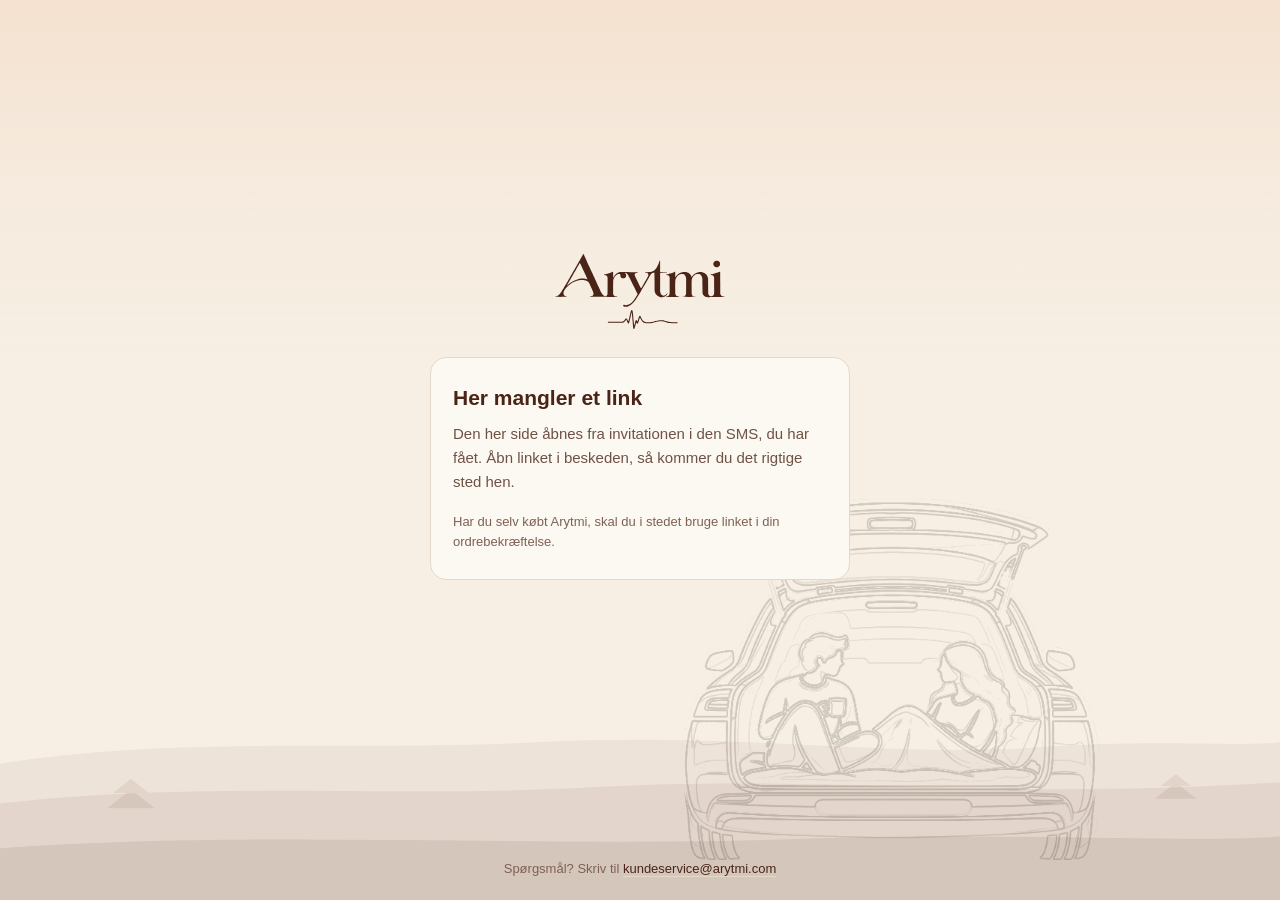
<file: os.html>
<!doctype html>
<html lang="da">
<head>
<meta charset="UTF-8">
<!--
  INDHOLDSPOLITIK (CSP). Tilføjet 11. september 2026.

  Den siger, hvad browseren OVERHOVEDET må hente på den her side. Alt er
  `none` som udgangspunkt, og så åbnes der præcis det, siden bruger:

    script-src 'self' 'unsafe-inline'   sidens eget script, som står inline.
    style-src 'self' 'unsafe-inline'    sidens eget <style>, som står inline.
    img-src 'self'                      logo, bil og favicons. Alle herfra.
    connect-src <projektet>             Edge-funktionerne. Intet andet.
    base-uri 'none'      ingen kan skyde et <base>-tag ind og flytte
                         alle relative adresser et andet sted hen.
    form-action 'none'   formularerne herinde sendes af JavaScript, som
                         altid kalder preventDefault(). Uden den linje
                         ville en formular uden JavaScript submitte til
                         sig selv med GET - og på aktiver- og
                         nulstil-siderne ville kodeordet så stå i
                         adresselinjen og i browserhistorikken.

  HVORFOR ET <meta>-TAG OG IKKE EN HTTP-HEADER: siderne udgives af GitHub
  Pages, som ikke kan sætte headers. Prisen er, at `frame-ancestors` og
  `report-uri` IKKE virker i et meta-tag - de ignoreres. Siderne kan
  altså stadig lægges i en iframe af en fremmed. Skal det lukkes, kræver
  det en vært, der kan sætte headers (Cloudflare Pages, Netlify).

  HVORFOR 'unsafe-inline' OG IKKE HASHES: al CSS og JavaScript står inline
  i filen, og hashes ville være strengere. De ville også betyde, at siden
  holder op med at virke, hver gang nogen retter et komma i scriptet og
  glemmer at regne hashen om - lydløst, uden fejl på skærmen. På en side,
  hvor en kunde aktiverer sin konto, er det den dyreste slags fælde.
  Beskyttelsen mod indsprøjtet HTML ligger et andet sted, og den er reel:
  siderne skriver ALTID med textContent, aldrig innerHTML.

  ⚠️ `connect-src` peger på Supabase-projektets adresse. Skiftes projektet
  - fx ved en genskabelse fra backup - skal den her linje med. Ellers kan
  siden ikke tale med serveren, og fejlen står kun i browserkonsollen.
-->
<meta http-equiv="Content-Security-Policy" content="default-src 'none'; script-src 'self' 'unsafe-inline'; style-src 'self' 'unsafe-inline'; img-src 'self'; connect-src https://vxleyvtumbwtkejoiaev.supabase.co; base-uri 'none'; form-action 'none'">
<meta name="viewport" content="width=device-width, initial-scale=1">
<title>Kom med i Arytmi</title>
<meta name="description" content="Tag imod invitationen til at dele Arytmi med din rejsemakker.">
<meta name="robots" content="noindex">
<link rel="icon" href="favicon.ico?v=20260927" sizes="any">
<link rel="icon" href="favicon-32.png?v=20260927" sizes="32x32" type="image/png">
<link rel="apple-touch-icon" href="apple-touch-icon-180.png?v=20260927">
<!--
  ARYTMI — os.html. Den anden ende af partnerinvitationen.

  Bygget 9/9 som første del af fase 3. Den, der lander her, har fået en SMS
  fra en, der allerede bruger Arytmi, og har måske aldrig hørt om appen.
  Siden skal derfor kunne stå alene: hvem har inviteret, hvad siger man ja
  til, og hvad sker der bagefter.

  KENNET 8/9: invitationen OPRETTER kontoen. Det er ikke selvbetjent
  oprettelse — den kræver et link fra en betalende kunde. Reglen om at man
  aldrig opretter sig selv i Arytmi står ved magt.

  TO IDENTITETER, TO ROLLER, og det er derfor der spørges om en mail her:
  SMS'en gik til et TELEFONNUMMER, fordi det er det, afsenderen kender. Men
  i Arytmi er man sin MAILADRESSE (beslutningen fra 7/9). Nummeret er
  leveringsvej, ikke identitet.

  Siden kan ikke noget selv. Alt afgøres af Edge-funktionen
  `accepter-partner`: om linket lever, om kodeordet er langt nok og ikke
  står i et kendt læk, om mailen allerede har en konto, og om nogen af de
  to allerede har haft en fast rejsemakker. En regel, der kun findes i en
  browser, er en anbefaling.

  Læg mærke til, hvor lidt vi viser: kun afsenderens FORNAVN. Ikke mail,
  ikke telefonnummer. Et link, der er faldet i de forkerte hænder, skal
  ikke kunne bruges som opslagsværk over, hvem der er kunde hos Arytmi.

  Systemskrift som forsiden. Repoet har ingen fonts/-mappe.

  NØGLEN HERUNDER ER OFFENTLIG. Det er den publicerbare nøgle, lavet til at
  stå i klientkode. Service-nøglen er en helt anden ting og må aldrig herind.
-->
<style>
  /* Ny palette 27/9 2026 — Oliivias, samme som appen og forsiden. Navnene
     er de gamle, så resten af CSS'en er urørt; kun værdierne er nye. */
  :root{
    --gran:#4a2417;          /* Deep Brown — stærk tekst */
    --gran-mørk:#3a1a10;
    --fjord:#6f5245;         /* brødtekst: brun i creme, 5,9:1 */
    --rav:#8e4333;           /* Warm Rust Red — fokus og accent */
    --bund:#f7efe4;          /* Warm Cream */
    --flade:#fcf8f2;         /* kortet, en tak lysere end bunden */
    --tekst:#4a2417;
    --dæmpet:#7e6154;        /* 4,9:1 på creme */
    --linje:#e6d8c8;
    --fejl:#9c4221;
    --god:#4f6b4a;
    --sand:#e9ddcf;          /* Soft Sand */
    --felt:#fffdf9;          /* inputfelter */
    --knap:#e8935a;          /* CTA Orange — som i appen: orange med BRUN tekst */
    --knap-hover:#dc8249;
    --knap-tekst:#4a2417;    /* hvid på orange er 2,4:1 */
  }
  *{margin:0;padding:0;box-sizing:border-box}
  html,body{min-height:100%}
  body{
    background:var(--bund);
    color:var(--tekst);
    font-family:-apple-system,BlinkMacSystemFont,"Segoe UI",Roboto,sans-serif;
    display:flex;
    align-items:center;
    justify-content:center;
    min-height:100dvh;
    position:relative;
    padding:24px 20px 90px;
    overflow-x:hidden;
  }
  /* Landskabet fra appen og forsiden: bakker, to træer og signaturbilen
     som stregtegning (brand/lav-stregtegning.py i app-repoet). Fast, bag
     kortet, så det ligger stille, når man ruller. */
  .landskab{position:fixed;inset:0;pointer-events:none;z-index:0}
  .landskab::before{content:'';position:absolute;top:0;left:0;right:0;height:360px;
    background:linear-gradient(to bottom,rgba(232,147,90,.14),rgba(232,147,90,.04) 52%,transparent)}
  .landskab svg{position:absolute;bottom:0;left:0;width:100%;height:200px}
  .bil{
    position:absolute;
    bottom:34px;
    right:max(-30px, calc(50% - 460px));
    width:min(64vw,420px);
    opacity:.2;
  }
  .kort{ position:relative; z-index:1; width:100%; max-width:420px; }
  .logo{ width:min(170px,46vw); height:auto; margin:0 auto 28px; display:block; }
  .sr-only{
    position:absolute;width:1px;height:1px;padding:0;margin:-1px;overflow:hidden;
    clip:rect(0,0,0,0);white-space:nowrap;border:0;
  }
  .flade{
    background:var(--flade);
    border:1px solid var(--linje);
    border-radius:16px;
    padding:26px 22px;
  }
  h2{ font-size:21px; line-height:1.3; font-weight:600; margin-bottom:10px; }
  p{ font-size:15px; line-height:1.6; color:var(--fjord); }
  p + p{ margin-top:12px; }
  label{
    display:block;
    font-size:13px;
    font-weight:600;
    color:var(--gran);
    margin:22px 0 8px;
  }
  .felt{ position:relative; }
  input{
    width:100%;
    font-family:inherit;
    font-size:16px;            /* 16px: mindre får iOS til at zoome ind */
    color:var(--tekst);
    background:var(--felt);
    border:1px solid var(--linje);
    border-radius:10px;
    padding:14px;
  }
  input[type=password], input[type=text].kode{ padding-right:76px; }
  input:focus{
    outline:2px solid var(--rav);
    outline-offset:1px;
    border-color:var(--rav);
  }
  .vis{
    position:absolute;
    right:6px;
    top:50%;
    transform:translateY(-50%);
    background:none;
    border:0;
    font:inherit;
    font-size:13px;
    font-weight:600;
    color:var(--fjord);
    padding:8px 10px;
    cursor:pointer;
    border-radius:8px;
  }
  .vis:hover{ color:var(--gran); }
  .maaler{
    font-size:13px;
    line-height:1.5;
    margin-top:8px;
    color:var(--dæmpet);
    min-height:20px;
  }
  .maaler.god{ color:var(--god); }
  /* Baade knappen og <a>-linket "Hent Arytmi". Uden a.send her fik
     linket kun de fire egenskaber nedenfor og blev tegnet som et
     almindeligt blaat link midt i et hvidt kort. */
  button.send, a.send{
    width:100%;
    margin-top:20px;
    font-family:inherit;
    font-size:16px;
    font-weight:600;
    color:var(--knap-tekst);
    background:var(--knap);
    border:0;
    border-radius:10px;
    padding:15px;
    cursor:pointer;
  }
  button.send:hover, a.send:hover{ background:var(--knap-hover); }
  button.send[disabled], a.send[disabled]{ background:var(--sand); color:var(--dæmpet); cursor:default; }
  .besked{
    margin-top:18px;
    font-size:14px;
    line-height:1.6;
    border-radius:10px;
    padding:13px 15px;
  }
  .besked.fejl{ color:var(--fejl); background:#f7ece7; border:1px solid #e6cfc4; }
  .besked.ok{ color:var(--god); background:#eef2ea; border:1px solid #d5ddd0; }
  .hjaelp{ margin-top:18px; font-size:13px; line-height:1.6; color:var(--dæmpet); }
  .mail-raad{
    font-size:13px;
    line-height:1.55;
    color:var(--fjord);
    background:#f3e9dc;
    border:1px solid var(--linje);
    border-radius:10px;
    padding:11px 13px;
    margin:0 0 10px;
  }
  /* Mailen bliver stående, når man er gået videre — ellers ved man ikke,
     hvad kodeordet hører til. Og den skal kunne rettes uden at hente
     siden forfra. */
  .valgt-mail{
    display:flex;
    align-items:baseline;
    gap:10px;
    font-size:14px;
    color:var(--gran);
    background:var(--bund);
    border-radius:10px;
    padding:11px 13px;
    margin-top:4px;
    word-break:break-all;
  }
  .valgt-mail span{ flex:1; font-weight:600; }
  button.ret{
    flex:0 0 auto;
    background:none;
    border:0;
    font:inherit;
    font-size:13px;
    font-weight:600;
    color:var(--rav);
    cursor:pointer;
    padding:0;
  }
  a.send.hent{
    display:block;
    text-align:center;
    text-decoration:none;
    margin-top:18px;
  }
  /* Rådet står OVER feltet, ikke under. Under havde det været en
     forklaring på en fejl, man allerede havde lavet. */
  .mail-raad{
    font-size:13px;
    line-height:1.55;
    color:var(--fjord);
    background:#f3e9dc;
    border:1px solid var(--linje);
    border-radius:10px;
    padding:11px 13px;
    margin:0 0 10px;
  }
  .hjaelp a{ color:var(--gran); }
  .deler{
    margin-top:16px;
    padding-left:18px;
    font-size:14px;
    line-height:1.7;
    color:var(--fjord);
  }
  .deler li{ margin-bottom:2px; }
  footer{
    position:absolute;
    bottom:24px;
    left:0;
    right:0;
    text-align:center;
    font-size:13px;
    color:var(--dæmpet);
  }
  footer a{ color:var(--gran); text-decoration:none; border-bottom:1px solid var(--linje); }
  [hidden]{ display:none !important; }
</style>
</head>
<body>
  <div class="landskab" aria-hidden="true">
    <img class="bil" src="signaturbil-streg.png" alt="">
    <svg viewBox="0 0 430 170" preserveAspectRatio="none">
      <path d="M0 54 C60 30 120 44 180 36 C250 27 300 50 350 40 C390 33 415 40 430 36 V170 H0 Z" fill="#4a2417" opacity=".05"/>
      <path d="M0 88 C70 68 130 84 200 74 C280 63 330 86 430 70 V170 H0 Z" fill="#4a2417" opacity=".07"/>
      <path d="M0 126 C90 110 180 126 270 118 C340 112 400 122 430 116 V170 H0 Z" fill="#4a2417" opacity=".09"/>
      <g fill="#4a2417" opacity=".08">
        <path d="m36 92 8-16 8 16zM38 79l6-12 6 12z"/>
        <path d="m388 84 7-14 7 14zM390 73l5-10 5 10z"/>
      </g>
    </svg>
  </div>

  <main class="kort">
    <h1 class="sr-only">Kom med i Arytmi</h1>
    <img class="logo" src="logo-2026.svg" alt="Arytmi">

    <!-- 0 · vi spørger serveren, om invitationen stadig gælder -->
    <section class="flade" id="trin-tjekker" hidden>
      <h2>Et øjeblik</h2>
      <p>Vi tjekker din invitation.</p>
    </section>

    <!-- 1 · her uden et link. Siden kan ikke hjælpe. -->
    <section class="flade" id="trin-intet" hidden>
      <h2>Her mangler et link</h2>
      <p>Den her side åbnes fra invitationen i den SMS, du har fået. Åbn linket i beskeden, så kommer du det rigtige sted hen.</p>
      <p class="hjaelp">Har du selv købt Arytmi, skal du i stedet bruge linket i din ordrebekræftelse.</p>
    </section>

    <!-- 2 · tag imod -->
    <section class="flade" id="trin-vaelg" hidden>
      <h2 id="overskrift">Du er inviteret med</h2>
      <p id="indledning">Du er inviteret til at dele Arytmi som fast rejsemakker.</p>

      <ul class="deler">
        <li>I ser de samme ture</li>
        <li>I deler pakkelister og planer</li>
        <li>Retter den ene noget, står det hos den anden</li>
      </ul>

      <!-- TO TRIN (Kennet 11/9). Før stod mail og kodeord side om side, og
           siden kunne ikke vide, hvad den skulle kalde kodeordsfeltet, før
           mailen var skrevet. Den kaldte det "Vælg et kodeord" for alle — og
           for den, der HAVDE en konto, var det direkte forkert: kodeordet
           blev kastet væk, og hun skulle logge ind med sit gamle.

           Oliivia fik to konti på den måde. Nu spørger vi om mailen først. -->
      <form id="tag-imod" novalidate>

        <!-- trin 1 · hvem er du -->
        <div id="mail-trin">
          <label for="email">Din mailadresse</label>
          <p class="mail-raad">Har du allerede en Arytmi-konto, så brug <b>den</b> mailadresse — så beholder du dine ture.</p>
          <input id="email" name="email" type="email" inputmode="email"
                 autocomplete="username" autocapitalize="off" spellcheck="false"
                 placeholder="dig@eksempel.dk" required>
          <button type="button" class="send" id="videre">Fortsæt</button>
        </div>

        <!-- trin 2 · kodeordet. Teksten afhænger af svaret fra trin 1. -->
        <div id="kode-trin" hidden>
          <p class="valgt-mail">
            <span id="valgt-mail-tekst"></span>
            <button type="button" class="ret" id="ret-mail">Ret</button>
          </p>

          <label for="kodeord" id="kode-etiket">Vælg et kodeord</label>
          <div class="felt">
            <input id="kodeord" name="kodeord" type="password" class="kode"
                   autocapitalize="off" spellcheck="false"
                   aria-describedby="maaler" required>
            <button type="button" class="vis" id="vis" aria-label="Vis kodeordet">Vis</button>
          </div>
          <p class="maaler" id="maaler" role="status" aria-live="polite">Mindst 12 tegn.</p>

          <button type="submit" class="send" id="send">Tag imod invitationen</button>
        </div>
      </form>

      <div class="besked fejl" id="fejl" role="alert" hidden></div>

      <!-- Ingen krav om specialtegn. Besluttet af Kennet 7/9: tvungne
           tegnkrav producerer Sommer2026! og genbrug på tværs af tjenester.
           Længden gør arbejdet, og serveren tjekker mod kendte datalæk. -->
      <p class="hjaelp" id="hjaelp-ny" hidden>Du logger ind i appen med din mailadresse og det kodeord, du vælger her. Vi stiller ingen krav om store bogstaver eller specialtegn — længden er det, der tæller. Fire tilfældige ord i træk er både stærkere og nemmere at huske.</p>
      <p class="hjaelp" id="hjaelp-kendt" hidden>Vi ændrer ikke dit kodeord herfra, og vi kan ikke se det. Har du glemt det, kan du <a href="/nulstil">nulstille det</a> og komme tilbage til linket bagefter.</p>
    </section>

    <!-- 3 · færdig -->
    <section class="flade" id="trin-faerdig" hidden>
      <h2>Så er I to om det</h2>
      <div class="besked ok" id="faerdig-besked" role="status">Din konto er klar.</div>
      <p id="faerdig-naeste">Næste skridt er at lægge Arytmi på din hjemmeskærm og logge ind. Turene er der allerede.</p>
      <!-- En vej videre herfra (Kennet 11/9). Før sluttede siden med at sige
           "hent Arytmi" uden at fortælle hvordan. Den, der lige har sagt ja,
           skal ikke selv til at lede.

           Siden 7/10 (K22) ligger appen på app.arytmi.com og ikke i
           butikkerne — indtil da pegede knappen på Play-testsporets opt-in.
           Trinene er de samme som i appens egen guide (`installer.*`). -->
      <a class="send hent" id="hent" href="https://app.arytmi.com">Åbn app.arytmi.com</a>
      <p class="hjaelp">Arytmi ligger ikke i App Store eller Google Play. Du lægger den på hjemmeskærmen direkte fra siden.<br>
        På iPhone: åbn siden i Safari, tryk på Del-knappen, og vælg "Føj til hjemmeskærm".<br>
        På Android: tryk på de tre prikker øverst til højre, og vælg "Føj til startskærm" eller "Installer app".<br>
        Åbn så Arytmi fra hjemmeskærmen, og log ind dér.</p>
      <p class="hjaelp">Linket er brugt op nu. Det er med vilje — det kunne kun bruges én gang.</p>
    </section>

    <!-- 4 · linket kan ikke bruges -->
    <section class="flade" id="trin-doedt" hidden>
      <h2>Invitationen gælder ikke længere</h2>
      <p id="doedt-tekst">En invitation virker én gang og gælder i 14 dage. Bed din rejsemakker om at sende en ny.</p>
      <p class="hjaelp">Er I allerede koblet sammen, skal du bare åbne appen og logge ind.</p>
    </section>
  </main>

  <footer>Spørgsmål? Skriv til <a href="mailto:kundeservice@arytmi.com">kundeservice@arytmi.com</a></footer>

<script>
(function () {
  'use strict';

  var PROJEKT_URL = 'https://vxleyvtumbwtkejoiaev.supabase.co';
  var ANON = 'sb_publishable_NQvNdYWs3PZrHGai2l0rgw_Vz1KCCLP';
  var ENDEPUNKT = PROJEKT_URL + '/functions/v1/accepter-partner';
  var MIN_KODEORD = 12;

  var el = function (id) { return document.getElementById(id); };
  var TRIN = ['trin-tjekker', 'trin-intet', 'trin-vaelg', 'trin-faerdig', 'trin-doedt'];

  function vis(trin) {
    TRIN.forEach(function (id) { el(id).hidden = (id !== trin); });
  }

  function kald(krop) {
    return fetch(ENDEPUNKT, {
      method: 'POST',
      headers: { 'Content-Type': 'application/json', apikey: ANON },
      body: JSON.stringify(krop)
    }).then(function (r) {
      return r.json().catch(function () { return {}; }).then(function (svar) {
        return { ok: r.ok, status: r.status, svar: svar };
      });
    });
  }

  /* Tokenet står i FRAGMENTET, ikke i en forespørgselsstreng. Fragmentet
     sendes aldrig til en server og havner derfor hverken i serverlogs eller
     i en henvisende adresse. Samme valg som aktiverings- og
     nulstillingslinket. */
  function tokenFraAdressen() {
    var h = String(location.hash || '').replace(/^#/, '').trim();
    return /^[0-9a-f]{32,128}$/i.test(h) ? h : null;
  }

  var token = tokenFraAdressen();

  var form = el('tag-imod'), mail = el('email'), felt = el('kodeord');
  var send = el('send'), maaler = el('maaler'), fejl = el('fejl');
  var videre = el('videre'), kodeTrin = el('kode-trin'), mailTrin = el('mail-trin');

  /* Hvad vi fandt ud af i trin 1. null = vi har ikke spurgt endnu. */
  var kontoFindes = null;
  var valgtMail = '';

  function visFejl(tekst, hvor) {
    fejl.textContent = tekst;
    fejl.hidden = false;
    if (hvor) hvor.focus();
  }

  el('vis').addEventListener('click', function () {
    var skjult = felt.type === 'password';
    felt.type = skjult ? 'text' : 'password';
    this.textContent = skjult ? 'Skjul' : 'Vis';
    this.setAttribute('aria-label', skjult ? 'Skjul kodeordet' : 'Vis kodeordet');
    felt.focus();
  });

  /* Tælleren hører til et kodeord, der bliver VALGT. Har hun en konto i
     forvejen, er længden ikke hendes at rette herfra, og en tæller ville
     kun se ud som et krav, hun ikke kan opfylde. */
  function opdater() {
    if (kontoFindes) { maaler.textContent = ''; maaler.className = 'maaler'; return; }
    var n = felt.value.length;
    if (n === 0) { maaler.textContent = 'Mindst ' + MIN_KODEORD + ' tegn.'; maaler.className = 'maaler'; }
    else if (n < MIN_KODEORD) { maaler.textContent = n + ' af ' + MIN_KODEORD + ' tegn.'; maaler.className = 'maaler'; }
    else { maaler.textContent = 'Langt nok — ' + n + ' tegn.'; maaler.className = 'maaler god'; }
  }
  felt.addEventListener('input', function () { opdater(); fejl.hidden = true; });
  mail.addEventListener('input', function () { fejl.hidden = true; });
  opdater();

  function nulstilKnap() {
    send.disabled = false;
    send.textContent = 'Tag imod invitationen';
  }

  /* TRIN 1 · hvem er du. Vi spørger serveren, om mailen har en konto, og
     klæder trin 2 på efter svaret. Kaldet opretter intet og bruger ikke
     invitationen op — men det tælles, så ét link ikke kan bruges til at
     afsøge, hvem der er kunde hos Arytmi. Se 0016. */
  function gaaTilKodeord() {
    fejl.hidden = true;
    var email = mail.value.trim();
    if (!email || email.indexOf('@') < 1) { visFejl('Skriv din mailadresse.', mail); return; }

    videre.disabled = true;
    videre.textContent = 'Et øjeblik …';

    kald({ token: token, tjek_mail: email }).then(function (res) {
      videre.disabled = false;
      videre.textContent = 'Fortsæt';
      if (!res.ok) {
        var t = (res.svar && res.svar.error) || 'Det kunne ikke lade sig gøre. Prøv igen.';
        if (res.status === 410) { el('doedt-tekst').textContent = t; vis('trin-doedt'); return; }
        visFejl(t, mail);
        return;
      }

      kontoFindes = !!(res.svar && res.svar.findes);
      valgtMail = email;
      el('valgt-mail-tekst').textContent = email;

      if (kontoFindes) {
        el('kode-etiket').textContent = 'Dit kodeord til Arytmi';
        felt.setAttribute('autocomplete', 'current-password');
        send.textContent = 'Tag imod invitationen';
      } else {
        el('kode-etiket').textContent = 'Vælg et kodeord';
        felt.setAttribute('autocomplete', 'new-password');
      }
      el('hjaelp-ny').hidden = kontoFindes;
      el('hjaelp-kendt').hidden = !kontoFindes;

      mailTrin.hidden = true;
      kodeTrin.hidden = false;
      opdater();
      felt.focus();
    }).catch(function () {
      videre.disabled = false;
      videre.textContent = 'Fortsæt';
      visFejl('Ingen forbindelse. Tjek nettet, og prøv igen.', mail);
    });
  }

  videre.addEventListener('click', gaaTilKodeord);

  /* Retur til trin 1. Kodeordet tømmes med: det hørte til den forrige mail,
     og et felt, der står med noget fra før, er en fælde. */
  el('ret-mail').addEventListener('click', function () {
    fejl.hidden = true;
    felt.value = '';
    kontoFindes = null;
    kodeTrin.hidden = true;
    mailTrin.hidden = false;
    mail.focus();
  });

  /* Enter i mailfeltet skal føre videre, ikke sende en halv formular. */
  mail.addEventListener('keydown', function (e) {
    if (e.key === 'Enter') { e.preventDefault(); gaaTilKodeord(); }
  });

  form.addEventListener('submit', function (e) {
    e.preventDefault();
    fejl.hidden = true;

    var email = valgtMail || mail.value.trim();
    if (!email) { visFejl('Skriv din mailadresse.', mail); return; }
    if (!felt.value) { visFejl('Skriv dit kodeord.', felt); return; }
    /* Længdekravet gælder KUN et kodeord, der bliver valgt. Et, hun har i
       forvejen, kan hun ikke lave om herfra, og serveren afgør alligevel,
       om det passer. */
    if (!kontoFindes && felt.value.length < MIN_KODEORD) {
      visFejl('Kodeordet skal være mindst ' + MIN_KODEORD + ' tegn. Du har ' + felt.value.length + '.', felt);
      return;
    }

    send.disabled = true;
    send.textContent = 'Et øjeblik …';

    kald({ token: token, email: email, kodeord: felt.value }).then(function (res) {
      if (!res.ok) {
        var t = (res.svar && res.svar.error) || 'Det kunne ikke lade sig gøre. Prøv igen.';
        /* Serverens tekster er skrevet til et menneske — "Det kodeord står
           på listen over kendte lækkede kodeord". En generel besked må
           aldrig overskrive en præcis; det er den fejl, værktøjskassen
           lærte os 6/9. */
        if (res.status === 410) { el('doedt-tekst').textContent = t; vis('trin-doedt'); return; }
        fejl.textContent = t;
        fejl.hidden = false;
        nulstilKnap();
        return;
      }
      var fra = res.svar && res.svar.fra;
      var nyKonto = !(res.svar && res.svar.nyKonto === false);
      el('faerdig-besked').textContent = nyKonto
        ? ('Din konto er klar' + (fra ? ', og du deler nu Arytmi med ' + fra : '') + '.')
        : ('Du deler nu Arytmi med ' + (fra || 'din rejsemakker') + '.');
      el('faerdig-naeste').textContent = nyKonto
        ? 'Næste skridt er at lægge Arytmi på din hjemmeskærm og logge ind med din mailadresse og dit nye kodeord.'
        : 'Har du allerede Arytmi, er turene der, næste gang du åbner den. Ellers lægger du den på hjemmeskærmen herfra.';
      /* Tokenet ud af adresselinjen, nu hvor det er brugt op. */
      try { history.replaceState(null, '', location.pathname); } catch (e) {}
      felt.value = '';
      vis('trin-faerdig');
    }).catch(function () {
      fejl.textContent = 'Ingen forbindelse. Tjek nettet, og prøv igen.';
      fejl.hidden = false;
      nulstilKnap();
    });
  });

  // ---------- hvilken indgang? ----------
  if (!token) { vis('trin-intet'); return; }

  /* Spørg FØRST, om invitationen stadig gælder, så hun ikke inviteres til
     at vælge et kodeord i et link, der er dødt. Går tjekket galt på
     netværket, viser vi formularen alligevel: serveren siger nej, hvis
     linket er dødt, og et fladt net må ikke spærre hende ude. */
  vis('trin-tjekker');
  kald({ token: token, tjek: true }).then(function (res) {
    if (!res.ok) {
      var t = (res.svar && res.svar.error) || '';
      if (t) el('doedt-tekst').textContent = t;
      vis('trin-doedt');
      return;
    }
    var fra = res.svar && res.svar.fra;
    var dig = res.svar && res.svar.dig;
    if (fra) {
      el('overskrift').textContent = fra + ' har inviteret dig';
      el('indledning').textContent = (dig ? dig + ', du' : 'Du') +
        ' er inviteret til at dele Arytmi med ' + fra + ' som fast rejsemakker.';
    }
    vis('trin-vaelg');
    try { mail.focus({ preventScroll: true }); } catch (e) { mail.focus(); }
  }).catch(function () {
    vis('trin-vaelg');
  });
})();
</script>
</body>
</html>
</file>
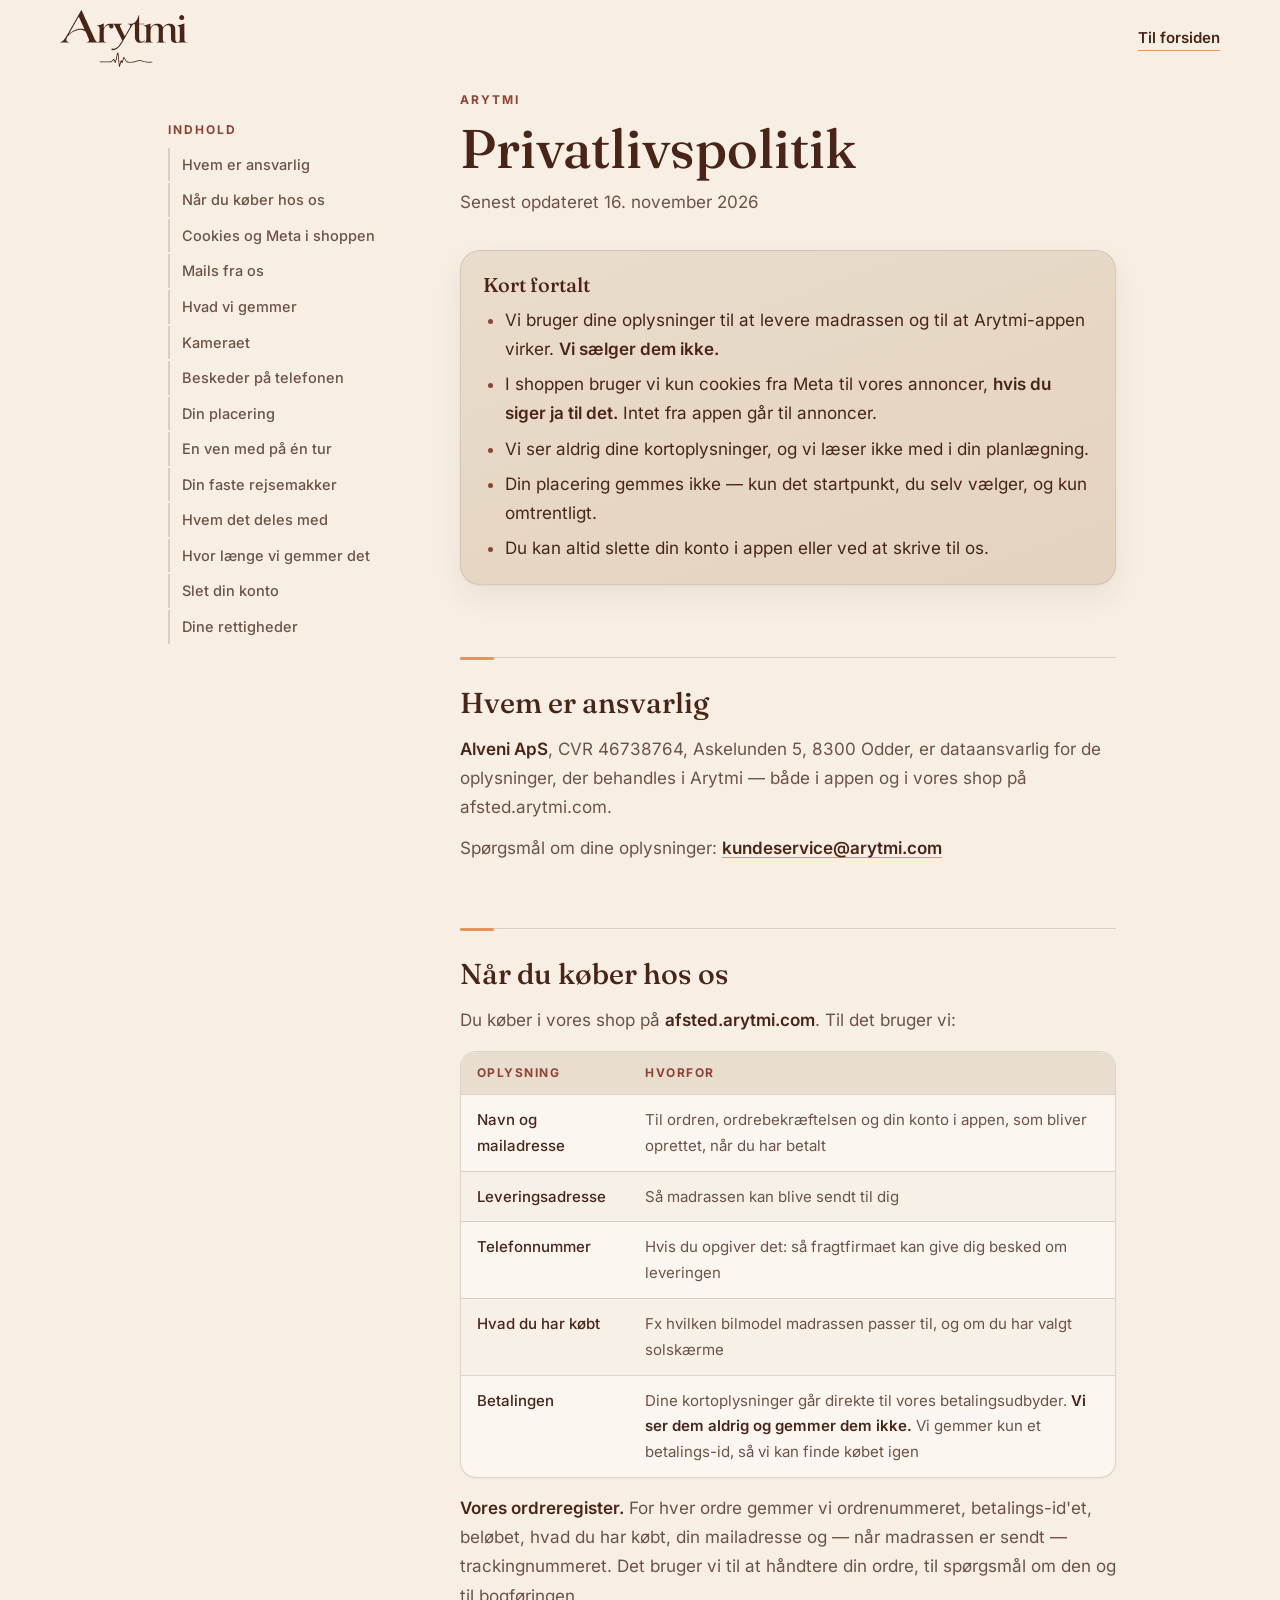
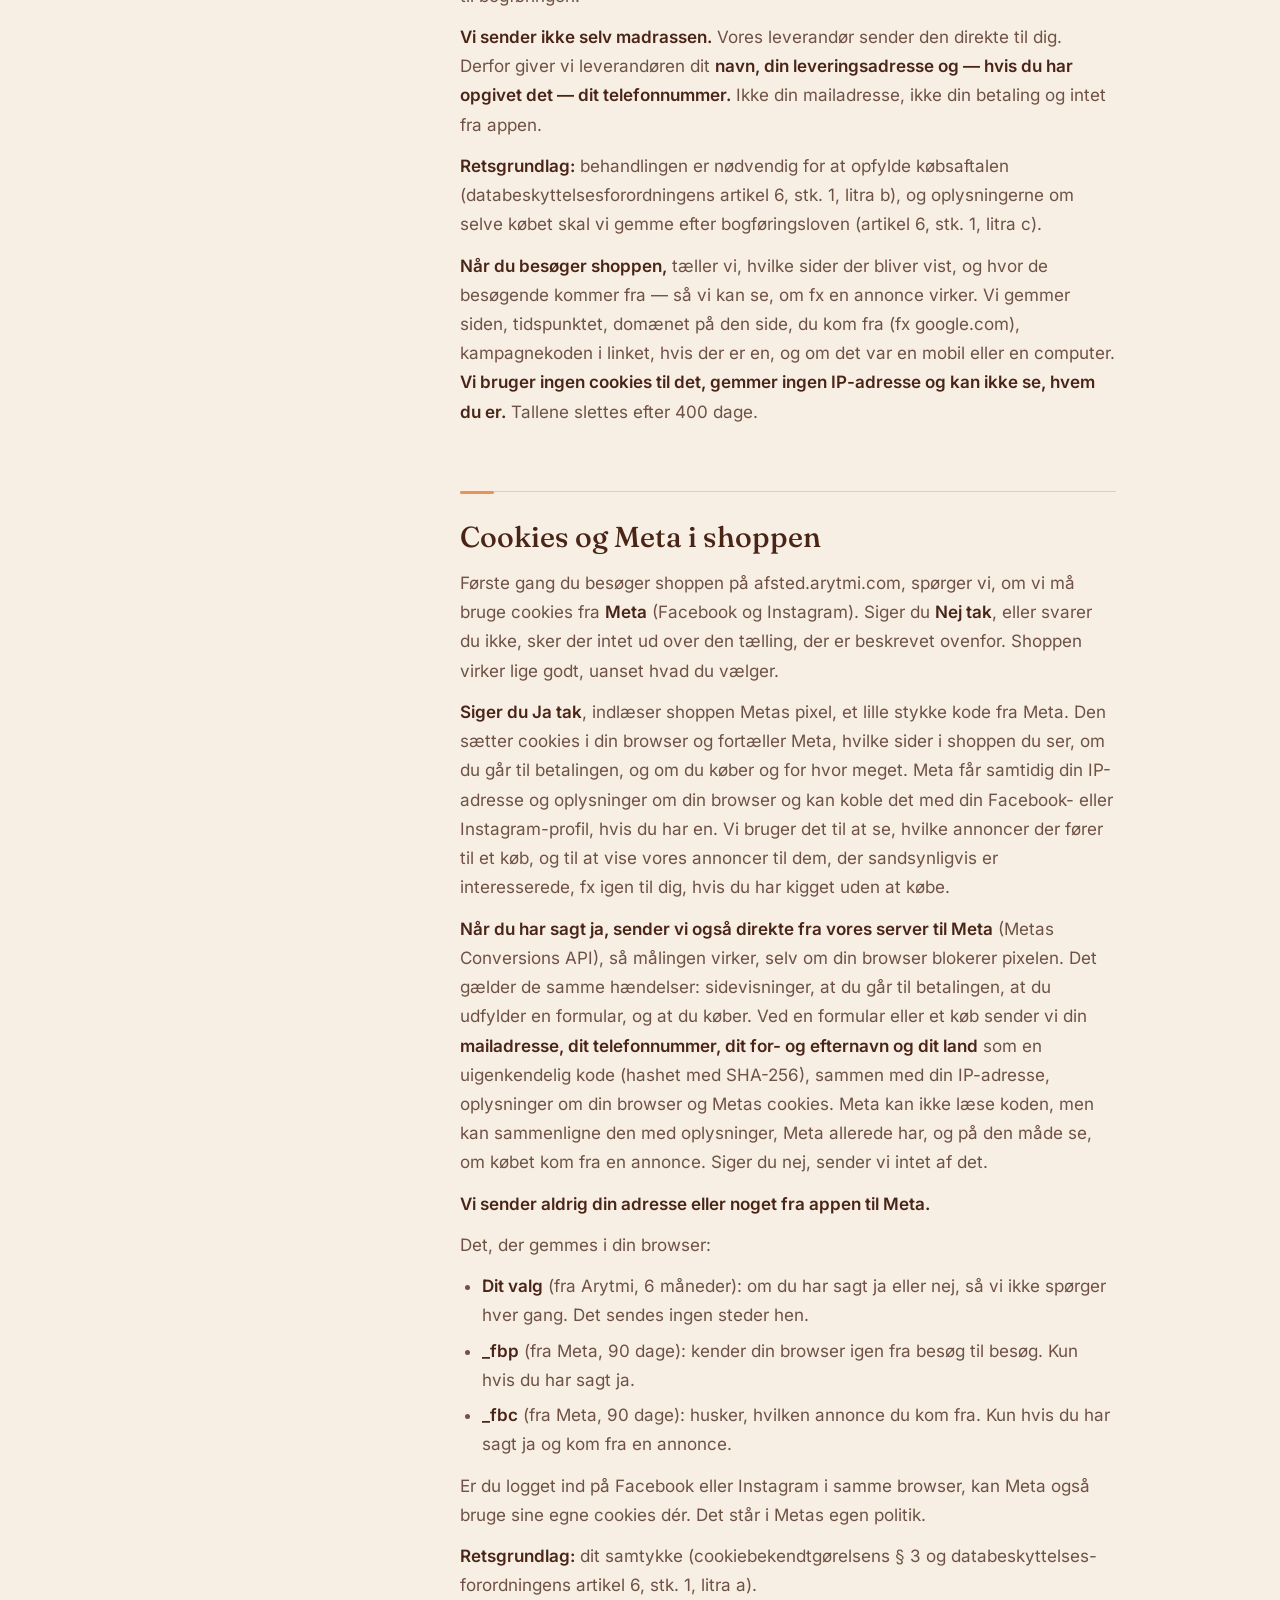
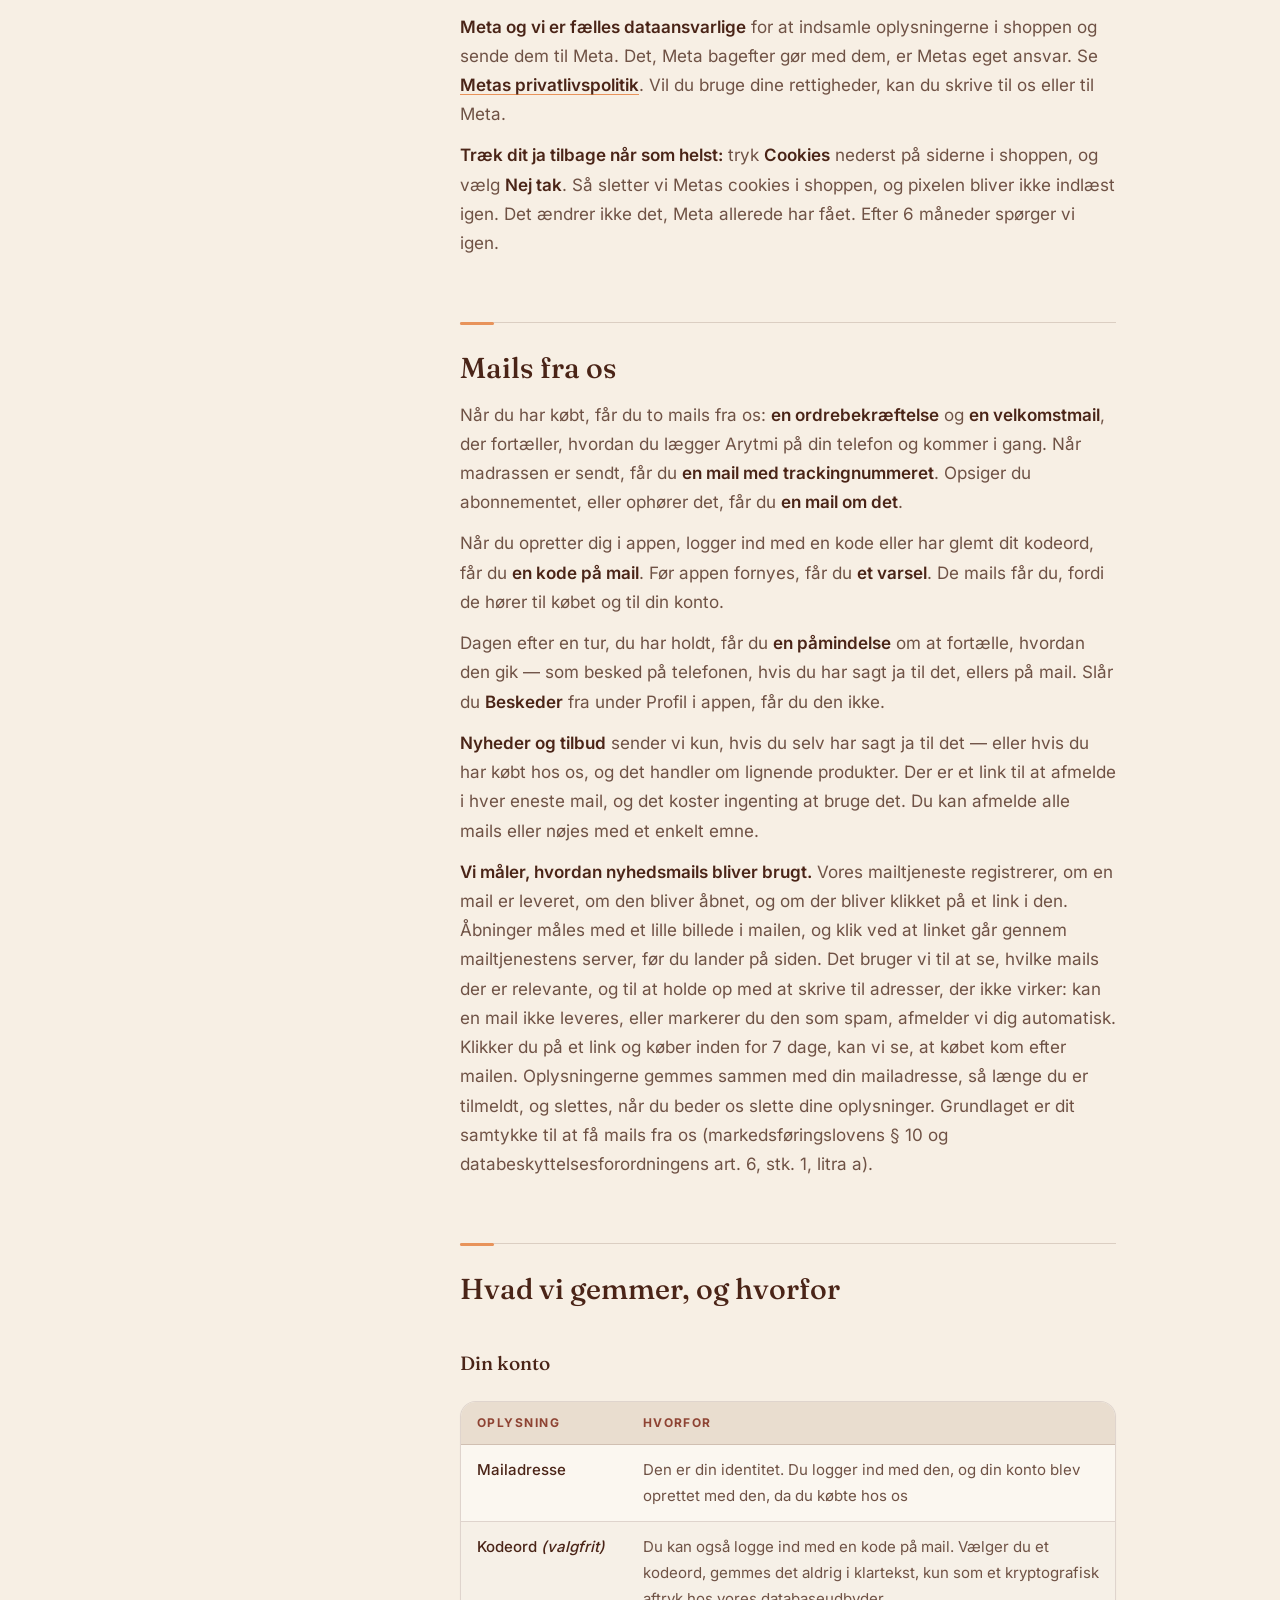
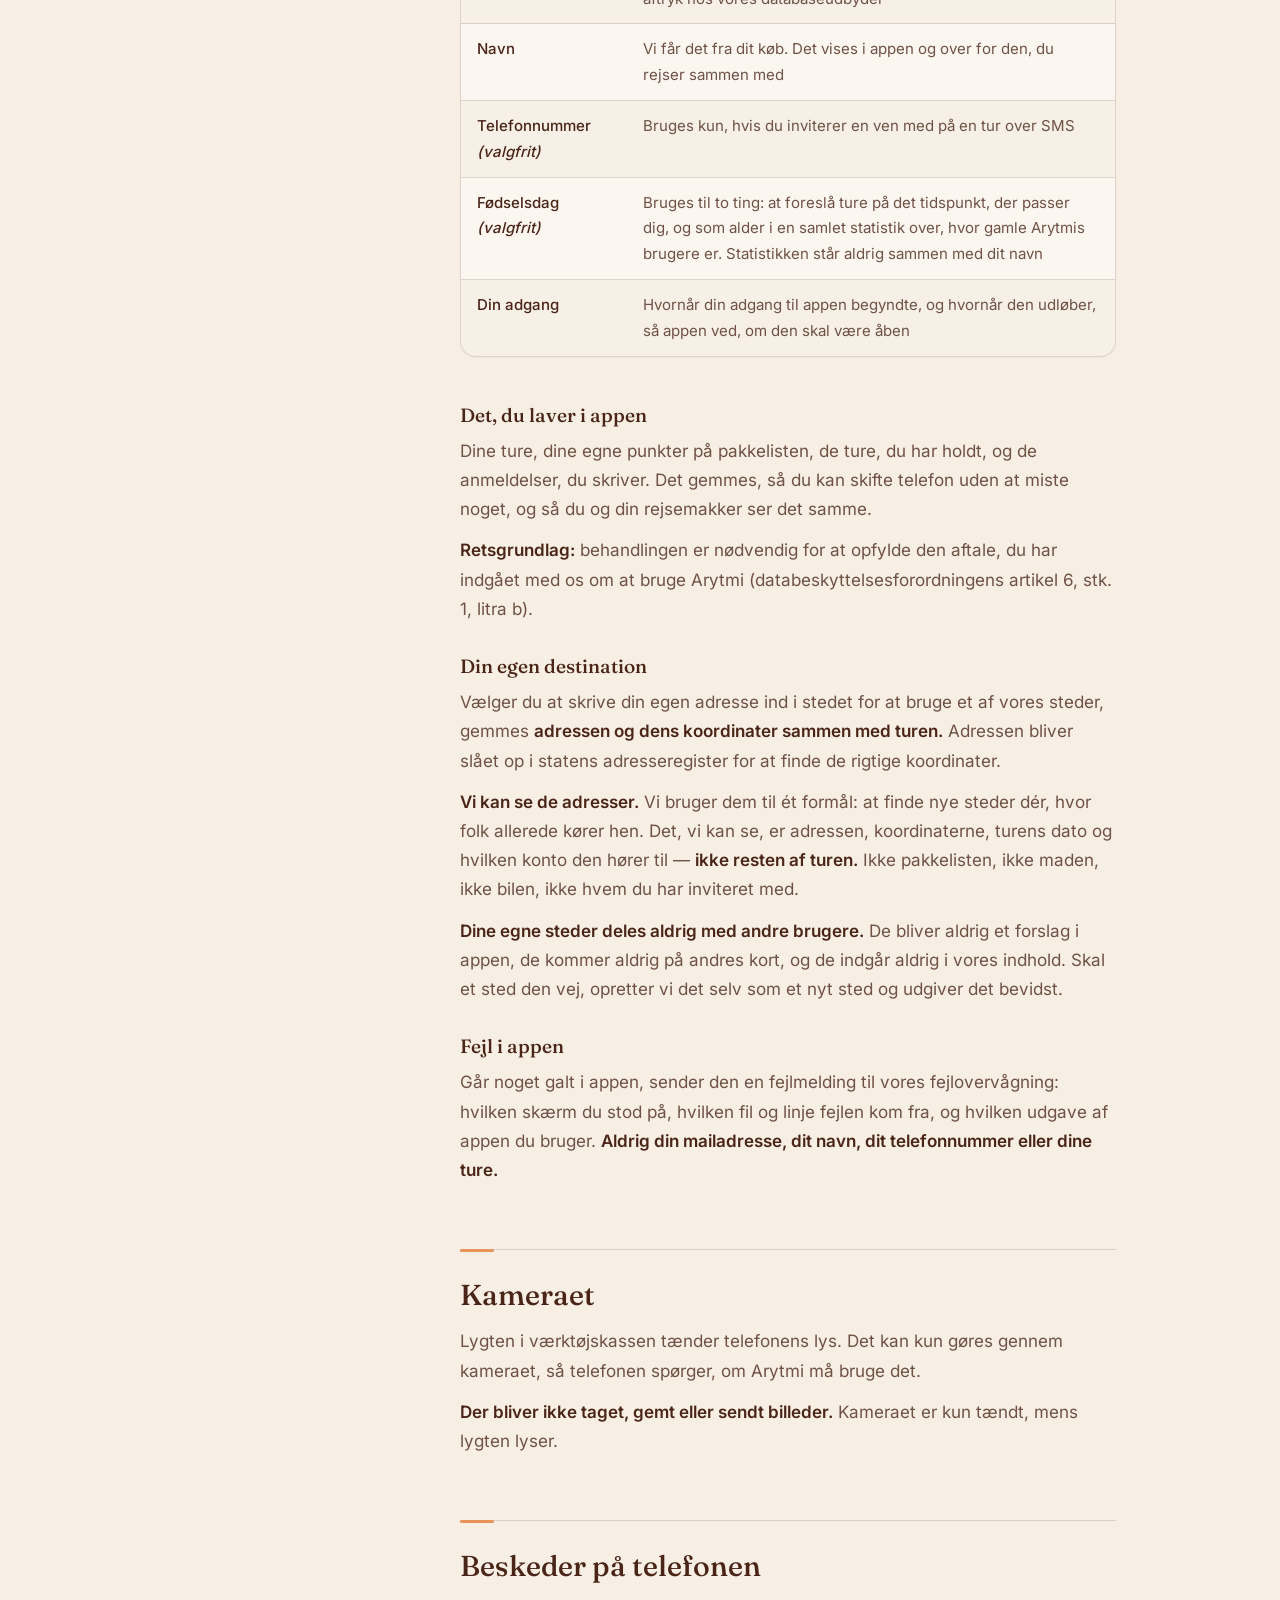
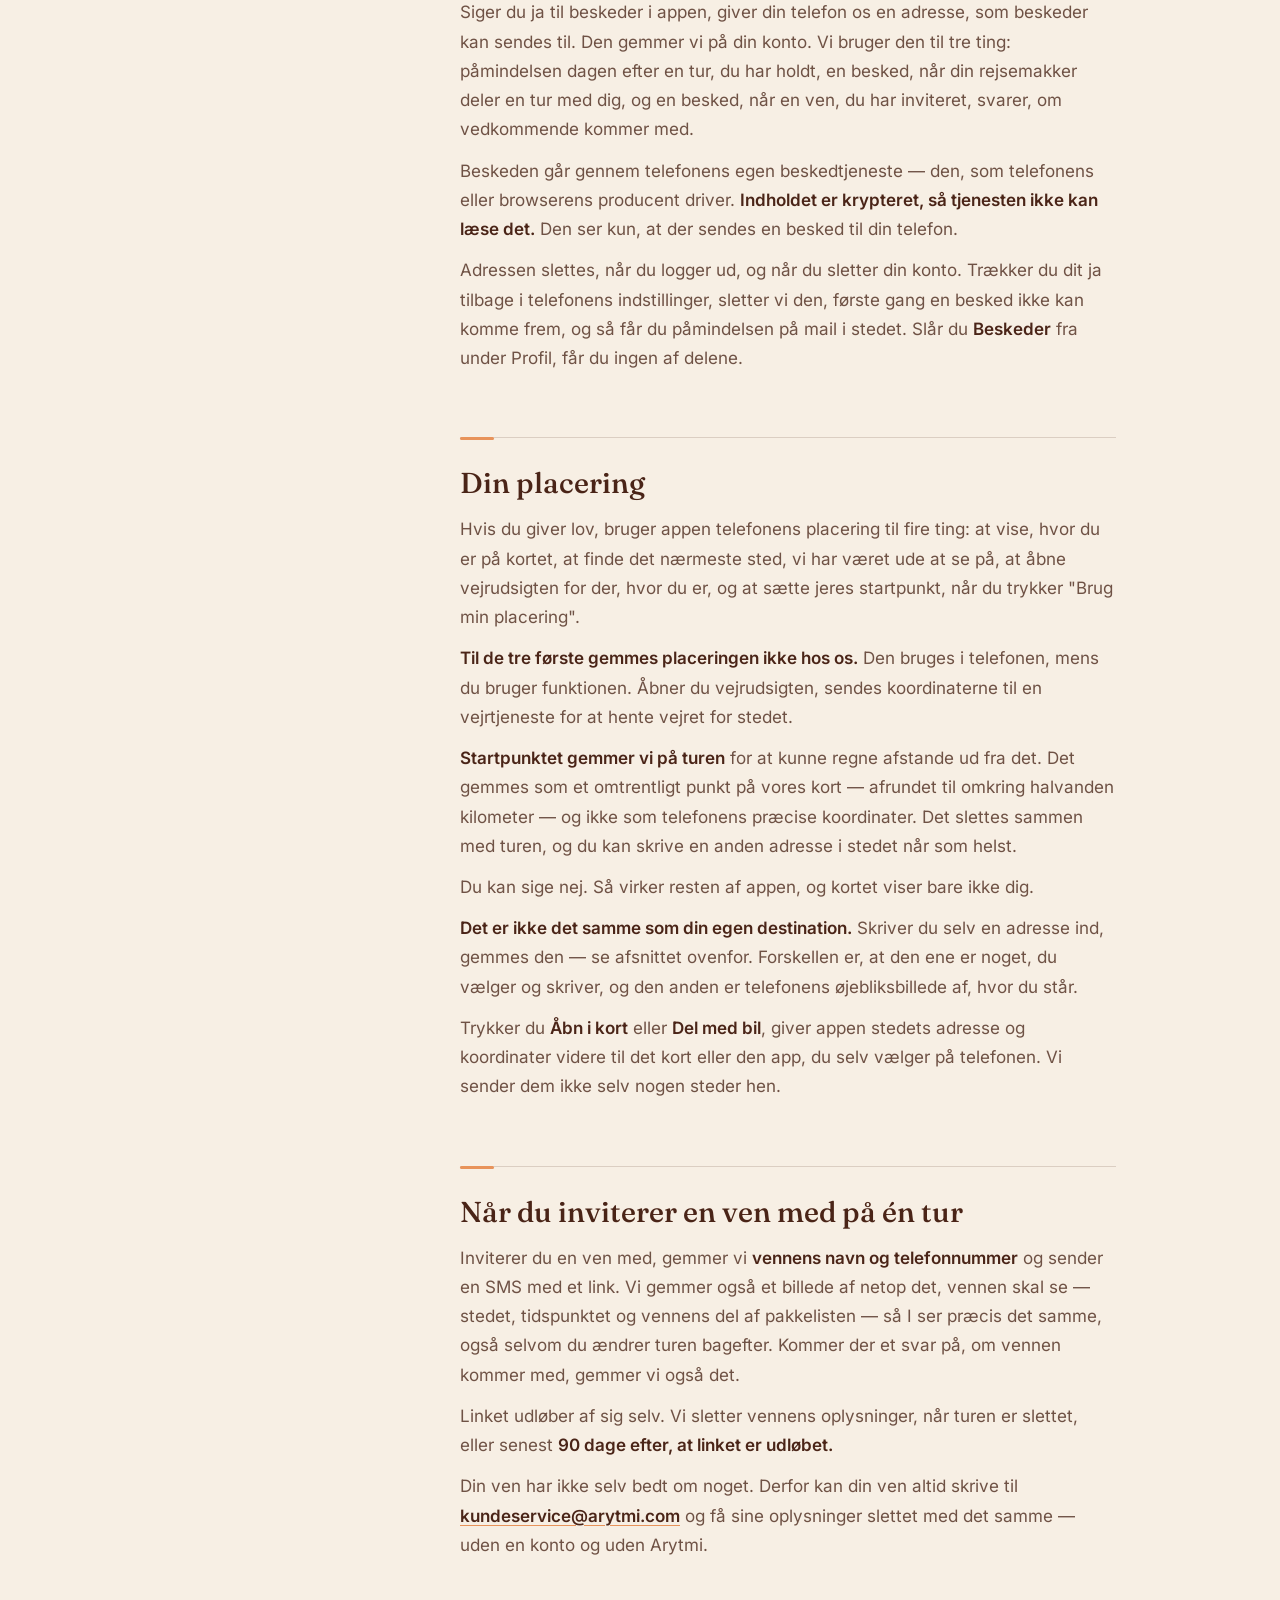
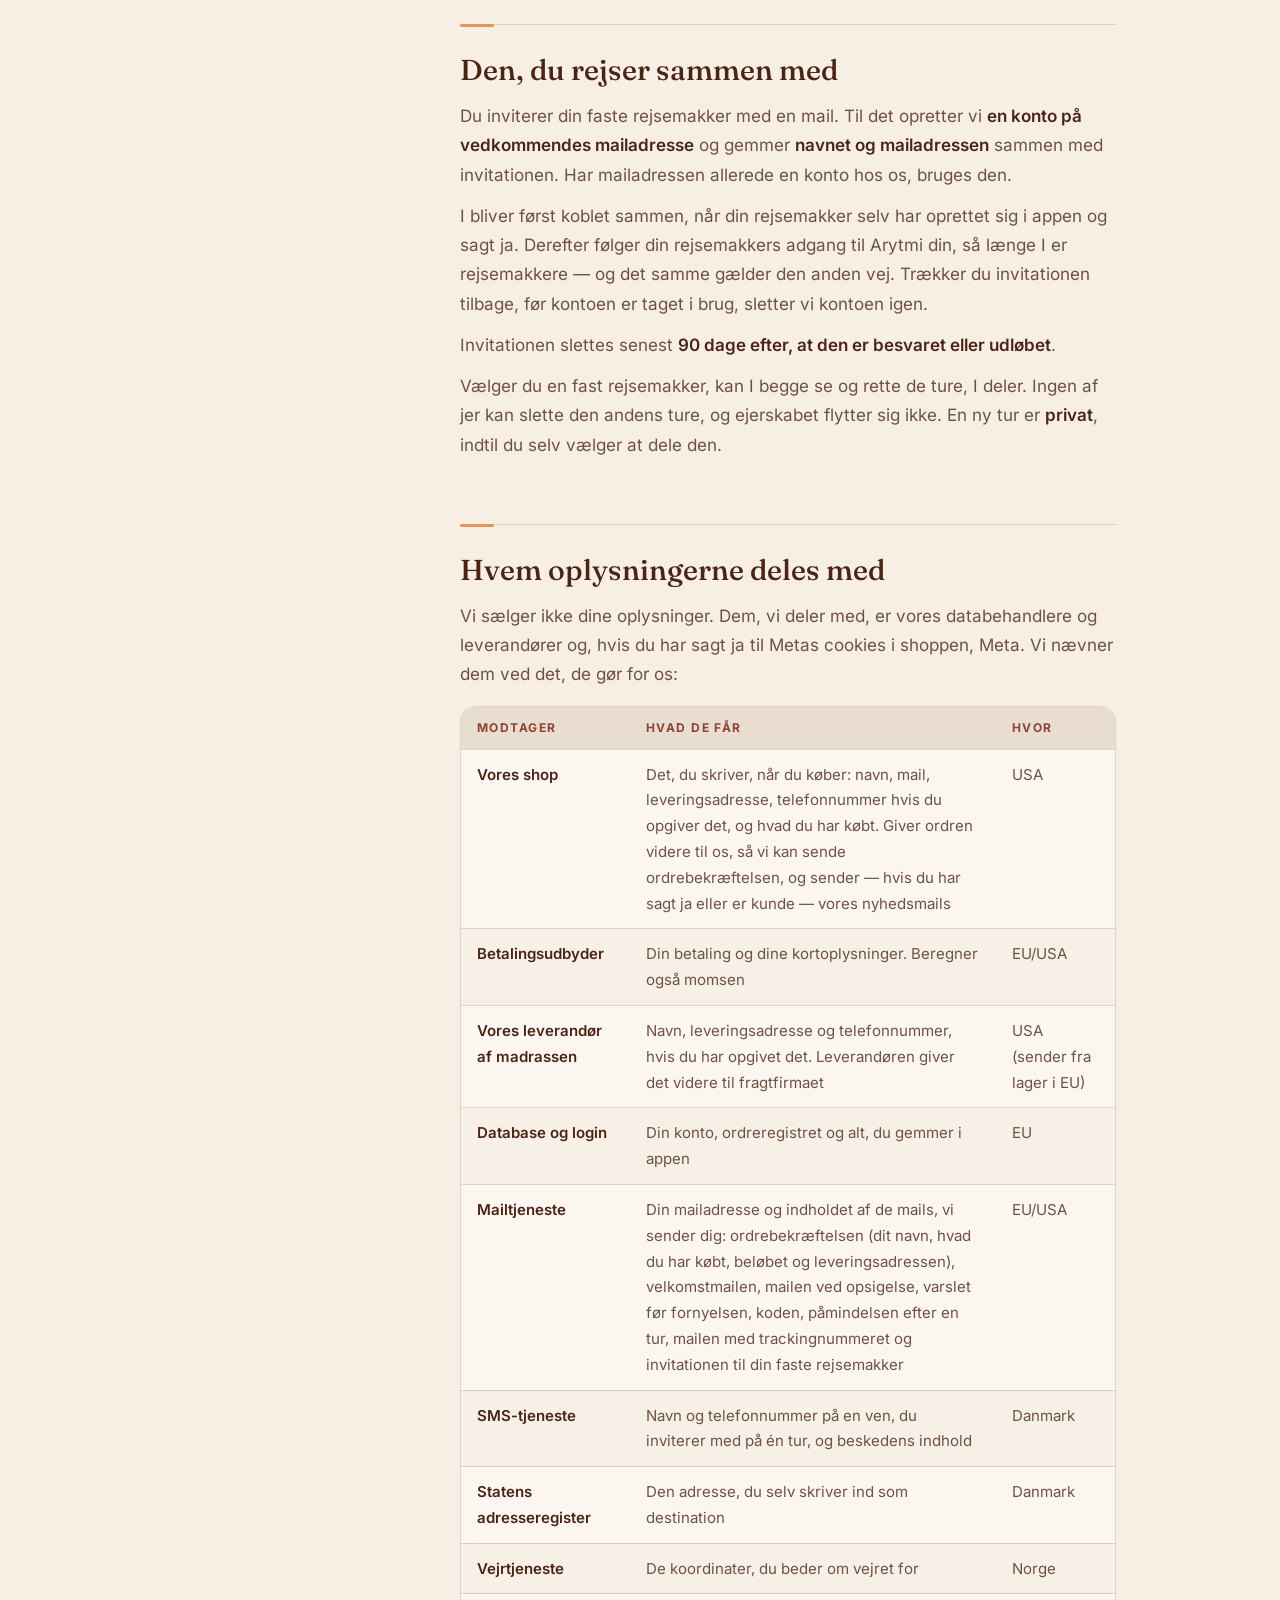
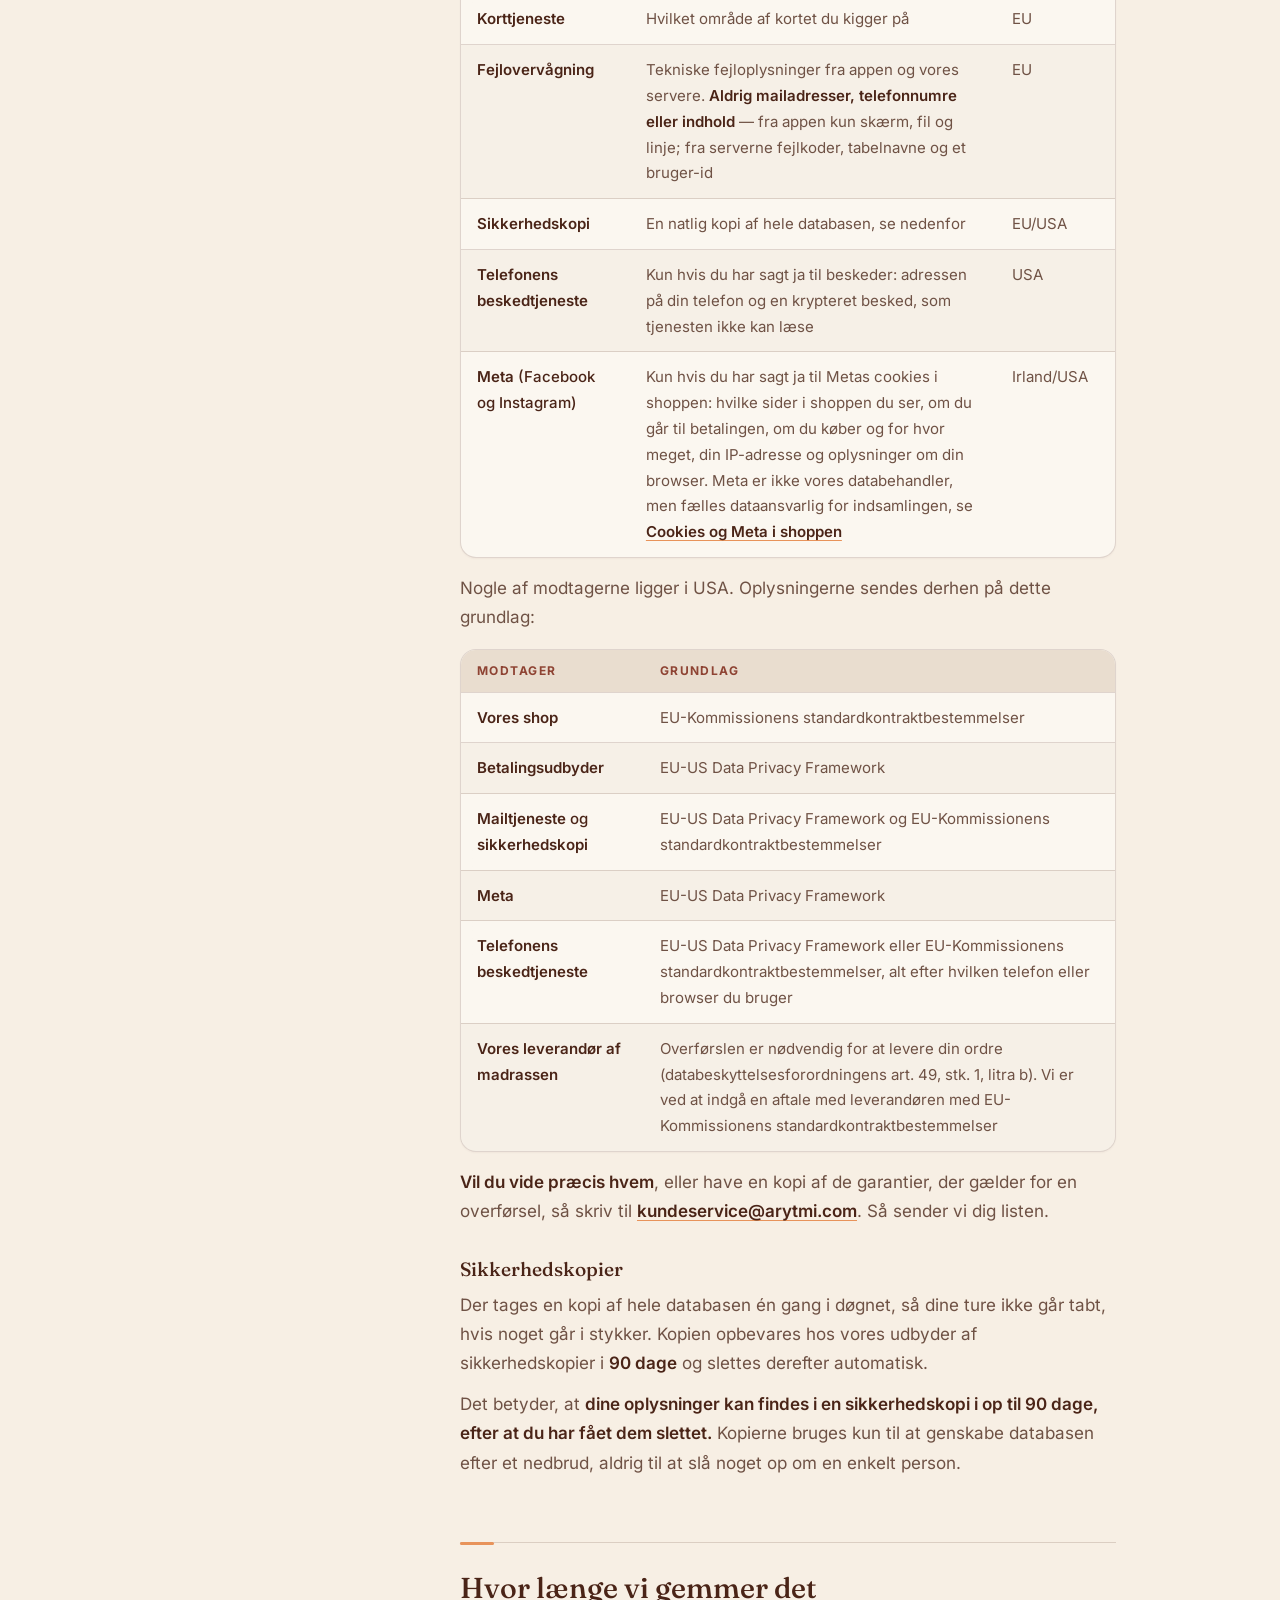
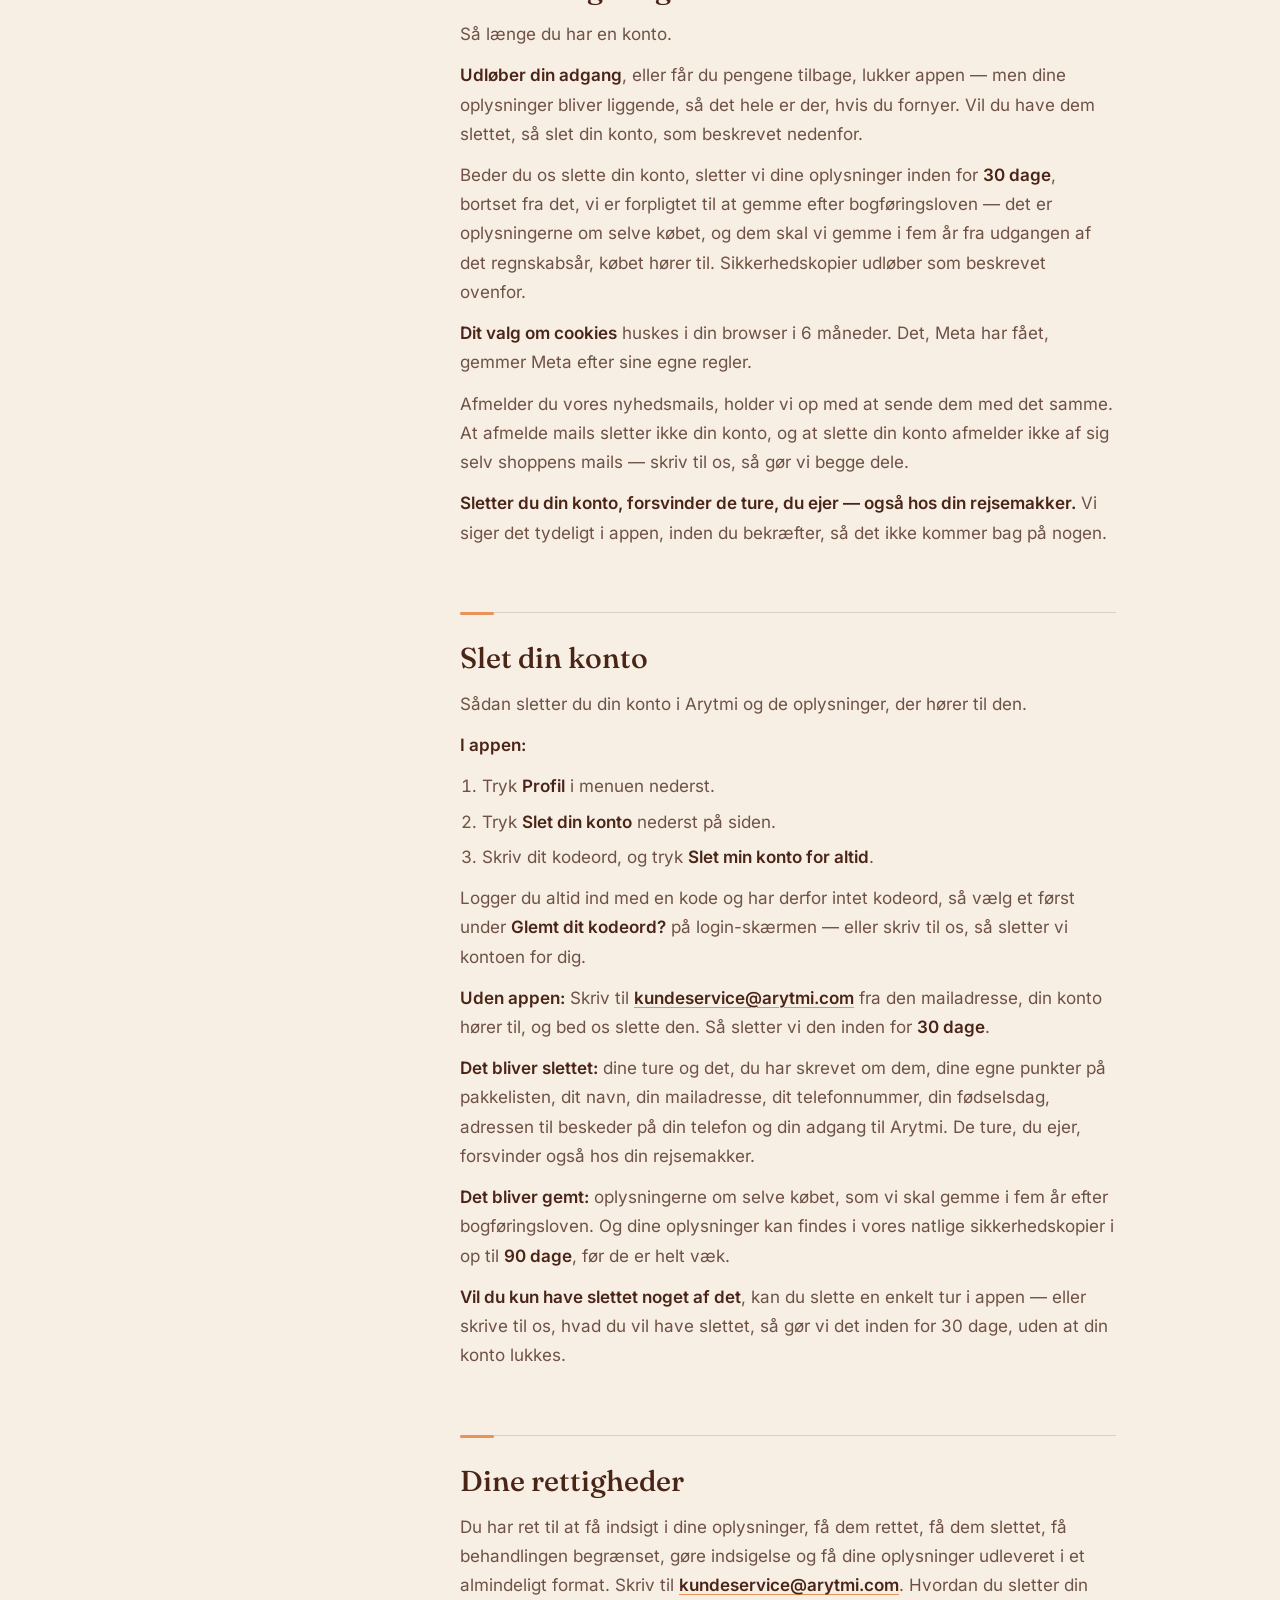
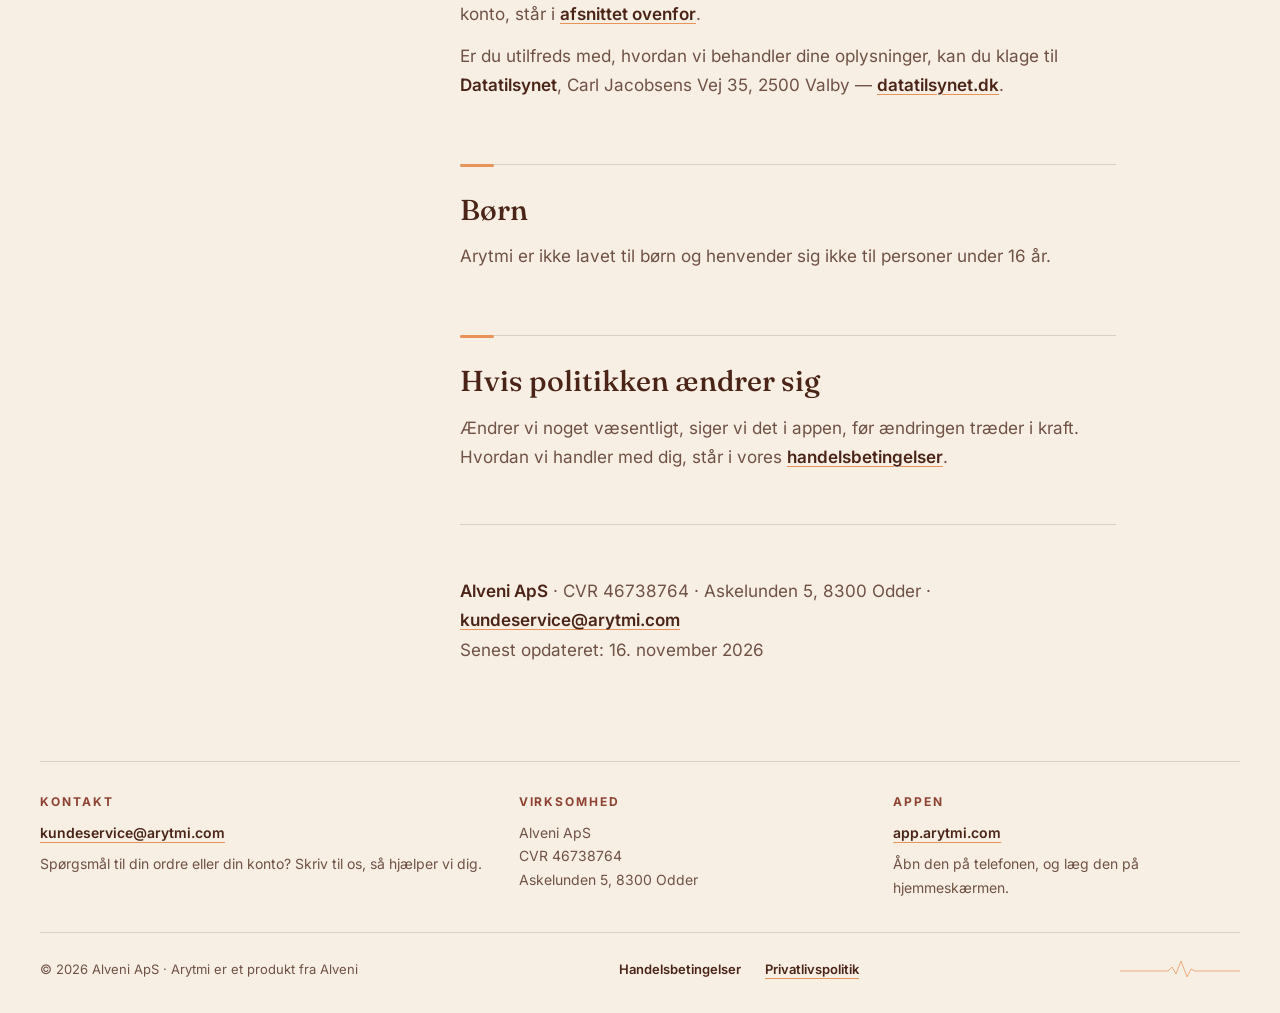
<file: privatliv.html>
<!doctype html>
<html lang="da">
<head>
<meta charset="UTF-8">
<meta http-equiv="Content-Security-Policy" content="default-src 'none'; style-src 'self' 'unsafe-inline'; img-src 'self'; font-src 'self'; base-uri 'none'; form-action 'none'">
<meta name="viewport" content="width=device-width, initial-scale=1">
<!--
  PRIVATLIVSPOLITIK - arytmi.com/privatliv.
  Lavet 3/10, rettet 5/10 og 7/10, gennemskrevet 11. oktober 2026
  (klar-til-live 3.2). DENNE FIL ER KILDEN: docs/privatlivspolitik.md i
  app-repoet er parkeret, så de to ikke kan drive fra hinanden. Udseendet
  ligger i jura.css, fælles med handelsbetingelser.html.

  Nyt 16/10: ordrebekræftelsen og velkomstmailen kommer fra os (Arytmi), ikke fra shoppen -
  Kennet 14-15/10. Mailtjenesten får nu ordrens indhold; shoppen sender kun nyhedsmails.
  Mailen ved opsigelse/ophør af abonnementet er nævnt.

  Nyt 13/10: afsnittet "Os, der arbejder med Arytmi" (hvad administratorer kan se) er fjernet - Kennet.

  Nyt 11/10:
    trackingmailen og ordreregistret       0052, bagrummet (9/10)
    Sentry også fra appen                  1.2 (11/10) - fejl.js sender aldrig persondata
    log ind med en kode på mail            1.9 (11/10)
    adgangen ophører: appen lukker         B2 / 0053 (11/10)
    grundlaget for beskedtjenesterne       slået op 11/10
    modtagerne som kategorier, ikke navne  Kennet 11/10 - repoet er offentligt, og navnene
                                           fortæller, hvordan forretningen er bygget. GDPR
                                           art. 13 tillader "kategorier af modtagere". Den
                                           rigtige liste ligger i det PRIVATE app-repo:
                                           docs/databehandlere.md. Sæt aldrig navne her.
-->
<title>Privatlivspolitik – Arytmi</title>
<meta name="description" content="Sådan behandler Alveni ApS dine oplysninger, når du køber Arytmi og bruger appen.">
<link rel="canonical" href="https://arytmi.com/privatliv">
<meta name="theme-color" content="#f7efe4">
<meta name="color-scheme" content="light">
<link rel="preload" href="fonts/fraunces.woff2?v=20261003" as="font" type="font/woff2" crossorigin>
<link rel="preload" href="fonts/inter.woff2?v=20261003" as="font" type="font/woff2" crossorigin>
<link rel="stylesheet" href="jura.css?v=20261013a">
<link rel="icon" href="favicon.ico?v=20260927" sizes="any">
<link rel="icon" href="favicon-32.png?v=20260927" sizes="32x32" type="image/png">
<link rel="apple-touch-icon" href="apple-touch-icon-180.png?v=20260927">
</head>
<body>
  <header class="jura-top">
    <a href="./" aria-label="Arytmi – forsiden"><img class="logo" src="logo-2026.svg?v=20261003" alt="Arytmi" width="967" height="430"></a>
    <div class="hoejre"><a class="til-indhold" href="#indhold"><span>Indhold</span></a><a class="tilbage" href="./"><span>Til forsiden</span></a></div>
  </header>

  <main class="jura">
    <span class="overlinje">Arytmi</span>
    <h1>Privatlivspolitik</h1>
    <p class="dato">Senest opdateret 16. november 2026</p>

    <section class="kort" aria-labelledby="kort-fortalt">
      <h2 id="kort-fortalt">Kort fortalt</h2>
      <ul>
        <li>Vi bruger dine oplysninger til at levere madrassen og til at Arytmi-appen virker. <strong>Vi sælger dem ikke.</strong></li>
        <li>I shoppen bruger vi kun cookies fra Meta til vores annoncer, <strong>hvis du siger ja til det.</strong> Intet fra appen går til annoncer.</li>
        <li>Vi ser aldrig dine kortoplysninger, og vi læser ikke med i din planlægning.</li>
        <li>Din placering gemmes ikke — kun det startpunkt, du selv vælger, og kun omtrentligt.</li>
        <li>Du kan altid slette din konto i appen eller ved at skrive til os.</li>
      </ul>
    </section>

    <nav class="indhold" id="indhold" aria-label="Indhold">
      <span class="overlinje">Indhold</span>
      <ol>
        <li><a href="#ansvarlig">Hvem er ansvarlig</a></li>
        <li><a href="#koeb">Når du køber hos os</a></li>
        <li><a href="#cookies">Cookies og Meta i shoppen</a></li>
        <li><a href="#mails">Mails fra os</a></li>
        <li><a href="#gemmer">Hvad vi gemmer</a></li>
        <li><a href="#kamera">Kameraet</a></li>
        <li><a href="#beskeder">Beskeder på telefonen</a></li>
        <li><a href="#placering">Din placering</a></li>
        <li><a href="#ven">En ven med på én tur</a></li>
        <li><a href="#rejsemakker">Din faste rejsemakker</a></li>
        <li><a href="#deles">Hvem det deles med</a></li>
        <li><a href="#hvor-laenge">Hvor længe vi gemmer det</a></li>
        <li><a href="#slet-konto">Slet din konto</a></li>
        <li><a href="#rettigheder">Dine rettigheder</a></li>
      </ol>
    </nav>

    <h2 id="ansvarlig">Hvem er ansvarlig</h2>
    <p><strong>Alveni ApS</strong>, CVR 46738764, Askelunden 5, 8300 Odder, er dataansvarlig for de oplysninger, der behandles i Arytmi — både i appen og i vores shop på afsted.arytmi.com.</p>
    <p>Spørgsmål om dine oplysninger: <a href="mailto:kundeservice@arytmi.com">kundeservice@arytmi.com</a></p>

    <h2 id="koeb">Når du køber hos os</h2>
    <p>Du køber i vores shop på <strong>afsted.arytmi.com</strong>. Til det bruger vi:</p>
    <div class="tabel"><table><thead><tr><th>Oplysning</th><th>Hvorfor</th></tr></thead><tbody>
      <tr><td>Navn og mailadresse</td><td>Til ordren, ordrebekræftelsen og din konto i appen, som bliver oprettet, når du har betalt</td></tr>
      <tr><td>Leveringsadresse</td><td>Så madrassen kan blive sendt til dig</td></tr>
      <tr><td>Telefonnummer</td><td>Hvis du opgiver det: så fragtfirmaet kan give dig besked om leveringen</td></tr>
      <tr><td>Hvad du har købt</td><td>Fx hvilken bilmodel madrassen passer til, og om du har valgt solskærme</td></tr>
      <tr><td>Betalingen</td><td>Dine kortoplysninger går direkte til vores betalingsudbyder. <strong>Vi ser dem aldrig og gemmer dem ikke.</strong> Vi gemmer kun et betalings-id, så vi kan finde købet igen</td></tr>
    </tbody></table></div>
    <p><strong>Vores ordreregister.</strong> For hver ordre gemmer vi ordrenummeret, betalings-id'et, beløbet, hvad du har købt, din mailadresse og — når madrassen er sendt — trackingnummeret. Det bruger vi til at håndtere din ordre, til spørgsmål om den og til bogføringen.</p>
    <p><strong>Vi sender ikke selv madrassen.</strong> Vores leverandør sender den direkte til dig. Derfor giver vi leverandøren dit <strong>navn, din leveringsadresse og — hvis du har opgivet det — dit telefonnummer.</strong> Ikke din mailadresse, ikke din betaling og intet fra appen.</p>
    <p><strong>Retsgrundlag:</strong> behandlingen er nødvendig for at opfylde købsaftalen (databeskyttelses&shy;forordningens artikel 6, stk. 1, litra b), og oplysningerne om selve købet skal vi gemme efter bogføringsloven (artikel 6, stk. 1, litra c).</p>
    <p><strong>Når du besøger shoppen,</strong> tæller vi, hvilke sider der bliver vist, og hvor de besøgende kommer fra — så vi kan se, om fx en annonce virker. Vi gemmer siden, tidspunktet, domænet på den side, du kom fra (fx google.com), kampagnekoden i linket, hvis der er en, og om det var en mobil eller en computer. <strong>Vi bruger ingen cookies til det, gemmer ingen IP-adresse og kan ikke se, hvem du er.</strong> Tallene slettes efter 400 dage.</p>

    <h2 id="cookies">Cookies og Meta i shoppen</h2>
    <p>Første gang du besøger shoppen på afsted.arytmi.com, spørger vi, om vi må bruge cookies fra <strong>Meta</strong> (Facebook og Instagram). Siger du <strong>Nej tak</strong>, eller svarer du ikke, sker der intet ud over den tælling, der er beskrevet ovenfor. Shoppen virker lige godt, uanset hvad du vælger.</p>
    <p><strong>Siger du Ja tak</strong>, indlæser shoppen Metas pixel, et lille stykke kode fra Meta. Den sætter cookies i din browser og fortæller Meta, hvilke sider i shoppen du ser, om du går til betalingen, og om du køber og for hvor meget. Meta får samtidig din IP-adresse og oplysninger om din browser og kan koble det med din Facebook- eller Instagram-profil, hvis du har en. Vi bruger det til at se, hvilke annoncer der fører til et køb, og til at vise vores annoncer til dem, der sandsynligvis er interesserede, fx igen til dig, hvis du har kigget uden at købe.</p>
    <p><strong>Når du har sagt ja, sender vi også direkte fra vores server til Meta</strong> (Metas Conversions API), så målingen virker, selv om din browser blokerer pixelen. Det gælder de samme hændelser: sidevisninger, at du går til betalingen, at du udfylder en formular, og at du køber. Ved en formular eller et køb sender vi din <strong>mailadresse, dit telefonnummer, dit for- og efternavn og dit land</strong> som en uigenkendelig kode (hashet med SHA-256), sammen med din IP-adresse, oplysninger om din browser og Metas cookies. Meta kan ikke læse koden, men kan sammenligne den med oplysninger, Meta allerede har, og på den måde se, om købet kom fra en annonce. Siger du nej, sender vi intet af det.</p>
    <p><strong>Vi sender aldrig din adresse eller noget fra appen til Meta.</strong></p>
    <p>Det, der gemmes i din browser:</p>
    <ul>
      <li><strong>Dit valg</strong> (fra Arytmi, 6 måneder): om du har sagt ja eller nej, så vi ikke spørger hver gang. Det sendes ingen steder hen.</li>
      <li><strong>_fbp</strong> (fra Meta, 90 dage): kender din browser igen fra besøg til besøg. Kun hvis du har sagt ja.</li>
      <li><strong>_fbc</strong> (fra Meta, 90 dage): husker, hvilken annonce du kom fra. Kun hvis du har sagt ja og kom fra en annonce.</li>
    </ul>
    <p>Er du logget ind på Facebook eller Instagram i samme browser, kan Meta også bruge sine egne cookies dér. Det står i Metas egen politik.</p>
    <p><strong>Retsgrundlag:</strong> dit samtykke (cookiebekendtgørelsens § 3 og databeskyttelses&shy;forordningens artikel 6, stk. 1, litra a).</p>
    <p><strong>Meta og vi er fælles dataansvarlige</strong> for at indsamle oplysningerne i shoppen og sende dem til Meta. Det, Meta bagefter gør med dem, er Metas eget ansvar. Se <a href="https://www.facebook.com/privacy/policy" rel="noopener">Metas privatlivspolitik</a>. Vil du bruge dine rettigheder, kan du skrive til os eller til Meta.</p>
    <p><strong>Træk dit ja tilbage når som helst:</strong> tryk <strong>Cookies</strong> nederst på siderne i shoppen, og vælg <strong>Nej tak</strong>. Så sletter vi Metas cookies i shoppen, og pixelen bliver ikke indlæst igen. Det ændrer ikke det, Meta allerede har fået. Efter 6 måneder spørger vi igen.</p>

    <h2 id="mails">Mails fra os</h2>
    <p>Når du har købt, får du to mails fra os: <strong>en ordrebekræftelse</strong> og <strong>en velkomstmail</strong>, der fortæller, hvordan du lægger Arytmi på din telefon og kommer i gang. Når madrassen er sendt, får du <strong>en mail med trackingnummeret</strong>. Opsiger du abonnementet, eller ophører det, får du <strong>en mail om det</strong>.</p>
    <p>Når du opretter dig i appen, logger ind med en kode eller har glemt dit kodeord, får du <strong>en kode på mail</strong>. Før appen fornyes, får du <strong>et varsel</strong>. De mails får du, fordi de hører til købet og til din konto.</p>
    <p>Dagen efter en tur, du har holdt, får du <strong>en påmindelse</strong> om at fortælle, hvordan den gik — som besked på telefonen, hvis du har sagt ja til det, ellers på mail. Slår du <strong>Beskeder</strong> fra under Profil i appen, får du den ikke.</p>
    <p><strong>Nyheder og tilbud</strong> sender vi kun, hvis du selv har sagt ja til det — eller hvis du har købt hos os, og det handler om lignende produkter. Der er et link til at afmelde i hver eneste mail, og det koster ingenting at bruge det. Du kan afmelde alle mails eller nøjes med et enkelt emne.</p>
    <p><strong>Vi måler, hvordan nyhedsmails bliver brugt.</strong> Vores mailtjeneste registrerer, om en mail er leveret, om den bliver åbnet, og om der bliver klikket på et link i den. Åbninger måles med et lille billede i mailen, og klik ved at linket går gennem mailtjenestens server, før du lander på siden. Det bruger vi til at se, hvilke mails der er relevante, og til at holde op med at skrive til adresser, der ikke virker: kan en mail ikke leveres, eller markerer du den som spam, afmelder vi dig automatisk. Klikker du på et link og køber inden for 7 dage, kan vi se, at købet kom efter mailen. Oplysningerne gemmes sammen med din mailadresse, så længe du er tilmeldt, og slettes, når du beder os slette dine oplysninger. Grundlaget er dit samtykke til at få mails fra os (markedsføringslovens § 10 og databeskyttelsesforordningens art. 6, stk. 1, litra a).</p>

    <h2 id="gemmer">Hvad vi gemmer, og hvorfor</h2>
    <h3>Din konto</h3>
    <div class="tabel"><table><thead><tr><th>Oplysning</th><th>Hvorfor</th></tr></thead><tbody>
      <tr><td>Mailadresse</td><td>Den er din identitet. Du logger ind med den, og din konto blev oprettet med den, da du købte hos os</td></tr>
      <tr><td>Kodeord <em>(valgfrit)</em></td><td>Du kan også logge ind med en kode på mail. Vælger du et kodeord, gemmes det aldrig i klartekst, kun som et kryptografisk aftryk hos vores databaseudbyder</td></tr>
      <tr><td>Navn</td><td>Vi får det fra dit køb. Det vises i appen og over for den, du rejser sammen med</td></tr>
      <tr><td>Telefonnummer <em>(valgfrit)</em></td><td>Bruges kun, hvis du inviterer en ven med på en tur over SMS</td></tr>
      <tr><td>Fødselsdag <em>(valgfrit)</em></td><td>Bruges til to ting: at foreslå ture på det tidspunkt, der passer dig, og som alder i en samlet statistik over, hvor gamle Arytmis brugere er. Statistikken står aldrig sammen med dit navn</td></tr>
      <tr><td>Din adgang</td><td>Hvornår din adgang til appen begyndte, og hvornår den udløber, så appen ved, om den skal være åben</td></tr>
    </tbody></table></div>
    <h3>Det, du laver i appen</h3>
    <p>Dine ture, dine egne punkter på pakkelisten, de ture, du har holdt, og de anmeldelser, du skriver. Det gemmes, så du kan skifte telefon uden at miste noget, og så du og din rejsemakker ser det samme.</p>
    <p><strong>Retsgrundlag:</strong> behandlingen er nødvendig for at opfylde den aftale, du har indgået med os om at bruge Arytmi (databeskyttelses&shy;forordningens artikel 6, stk. 1, litra b).</p>
    <h3>Din egen destination</h3>
    <p>Vælger du at skrive din egen adresse ind i stedet for at bruge et af vores steder, gemmes <strong>adressen og dens koordinater sammen med turen.</strong> Adressen bliver slået op i statens adresseregister for at finde de rigtige koordinater.</p>
    <p><strong>Vi kan se de adresser.</strong> Vi bruger dem til ét formål: at finde nye steder dér, hvor folk allerede kører hen. Det, vi kan se, er adressen, koordinaterne, turens dato og hvilken konto den hører til — <strong>ikke resten af turen.</strong> Ikke pakkelisten, ikke maden, ikke bilen, ikke hvem du har inviteret med.</p>
    <p><strong>Dine egne steder deles aldrig med andre brugere.</strong> De bliver aldrig et forslag i appen, de kommer aldrig på andres kort, og de indgår aldrig i vores indhold. Skal et sted den vej, opretter vi det selv som et nyt sted og udgiver det bevidst.</p>
    <h3>Fejl i appen</h3>
    <p>Går noget galt i appen, sender den en fejlmelding til vores fejlovervågning: hvilken skærm du stod på, hvilken fil og linje fejlen kom fra, og hvilken udgave af appen du bruger. <strong>Aldrig din mailadresse, dit navn, dit telefonnummer eller dine ture.</strong></p>

    <h2 id="kamera">Kameraet</h2>
    <p>Lygten i værktøjskassen tænder telefonens lys. Det kan kun gøres gennem kameraet, så telefonen spørger, om Arytmi må bruge det.</p>
    <p><strong>Der bliver ikke taget, gemt eller sendt billeder.</strong> Kameraet er kun tændt, mens lygten lyser.</p>

    <h2 id="beskeder">Beskeder på telefonen</h2>
    <p>Siger du ja til beskeder i appen, giver din telefon os en adresse, som beskeder kan sendes til. Den gemmer vi på din konto. Vi bruger den til tre ting: påmindelsen dagen efter en tur, du har holdt, en besked, når din rejsemakker deler en tur med dig, og en besked, når en ven, du har inviteret, svarer, om vedkommende kommer med.</p>
    <p>Beskeden går gennem telefonens egen beskedtjeneste — den, som telefonens eller browserens producent driver. <strong>Indholdet er krypteret, så tjenesten ikke kan læse det.</strong> Den ser kun, at der sendes en besked til din telefon.</p>
    <p>Adressen slettes, når du logger ud, og når du sletter din konto. Trækker du dit ja tilbage i telefonens indstillinger, sletter vi den, første gang en besked ikke kan komme frem, og så får du påmindelsen på mail i stedet. Slår du <strong>Beskeder</strong> fra under Profil, får du ingen af delene.</p>

    <h2 id="placering">Din placering</h2>
    <p>Hvis du giver lov, bruger appen telefonens placering til fire ting: at vise, hvor du er på kortet, at finde det nærmeste sted, vi har været ude at se på, at åbne vejrudsigten for der, hvor du er, og at sætte jeres startpunkt, når du trykker "Brug min placering".</p>
    <p><strong>Til de tre første gemmes placeringen ikke hos os.</strong> Den bruges i telefonen, mens du bruger funktionen. Åbner du vejrudsigten, sendes koordinaterne til en vejrtjeneste for at hente vejret for stedet.</p>
    <p><strong>Startpunktet gemmer vi på turen</strong> for at kunne regne afstande ud fra det. Det gemmes som et omtrentligt punkt på vores kort — afrundet til omkring halvanden kilometer — og ikke som telefonens præcise koordinater. Det slettes sammen med turen, og du kan skrive en anden adresse i stedet når som helst.</p>
    <p>Du kan sige nej. Så virker resten af appen, og kortet viser bare ikke dig.</p>
    <p><strong>Det er ikke det samme som din egen destination.</strong> Skriver du selv en adresse ind, gemmes den — se afsnittet ovenfor. Forskellen er, at den ene er noget, du vælger og skriver, og den anden er telefonens øjebliksbillede af, hvor du står.</p>
    <p>Trykker du <strong>Åbn i kort</strong> eller <strong>Del med bil</strong>, giver appen stedets adresse og koordinater videre til det kort eller den app, du selv vælger på telefonen. Vi sender dem ikke selv nogen steder hen.</p>

    <h2 id="ven">Når du inviterer en ven med på én tur</h2>
    <p>Inviterer du en ven med, gemmer vi <strong>vennens navn og telefonnummer</strong> og sender en SMS med et link. Vi gemmer også et billede af netop det, vennen skal se — stedet, tidspunktet og vennens del af pakkelisten — så I ser præcis det samme, også selvom du ændrer turen bagefter. Kommer der et svar på, om vennen kommer med, gemmer vi også det.</p>
    <p>Linket udløber af sig selv. Vi sletter vennens oplysninger, når turen er slettet, eller senest <strong>90 dage efter, at linket er udløbet.</strong></p>
    <p>Din ven har ikke selv bedt om noget. Derfor kan din ven altid skrive til <a href="mailto:kundeservice@arytmi.com">kundeservice@arytmi.com</a> og få sine oplysninger slettet med det samme — uden en konto og uden Arytmi.</p>

    <h2 id="rejsemakker">Den, du rejser sammen med</h2>
    <p>Du inviterer din faste rejsemakker med en mail. Til det opretter vi <strong>en konto på vedkommendes mailadresse</strong> og gemmer <strong>navnet og mailadressen</strong> sammen med invitationen. Har mailadressen allerede en konto hos os, bruges den.</p>
    <p>I bliver først koblet sammen, når din rejsemakker selv har oprettet sig i appen og sagt ja. Derefter følger din rejsemakkers adgang til Arytmi din, så længe I er rejsemakkere — og det samme gælder den anden vej. Trækker du invitationen tilbage, før kontoen er taget i brug, sletter vi kontoen igen.</p>
    <p>Invitationen slettes senest <strong>90 dage efter, at den er besvaret eller udløbet</strong>.</p>
    <p>Vælger du en fast rejsemakker, kan I begge se og rette de ture, I deler. Ingen af jer kan slette den andens ture, og ejerskabet flytter sig ikke. En ny tur er <strong>privat</strong>, indtil du selv vælger at dele den.</p>

    <h2 id="deles">Hvem oplysningerne deles med</h2>
    <p>Vi sælger ikke dine oplysninger. Dem, vi deler med, er vores databehandlere og leverandører og, hvis du har sagt ja til Metas cookies i shoppen, Meta. Vi nævner dem ved det, de gør for os:</p>
    <div class="tabel"><table><thead><tr><th>Modtager</th><th>Hvad de får</th><th>Hvor</th></tr></thead><tbody>
      <tr><td><strong>Vores shop</strong></td><td>Det, du skriver, når du køber: navn, mail, leveringsadresse, telefonnummer hvis du opgiver det, og hvad du har købt. Giver ordren videre til os, så vi kan sende ordrebekræftelsen, og sender — hvis du har sagt ja eller er kunde — vores nyhedsmails</td><td>USA</td></tr>
      <tr><td><strong>Betalingsudbyder</strong></td><td>Din betaling og dine kortoplysninger. Beregner også momsen</td><td>EU/USA</td></tr>
      <tr><td><strong>Vores leverandør af madrassen</strong></td><td>Navn, leveringsadresse og telefonnummer, hvis du har opgivet det. Leverandøren giver det videre til fragtfirmaet</td><td>USA (sender fra lager i EU)</td></tr>
      <tr><td><strong>Database og login</strong></td><td>Din konto, ordreregistret og alt, du gemmer i appen</td><td>EU</td></tr>
      <tr><td><strong>Mailtjeneste</strong></td><td>Din mailadresse og indholdet af de mails, vi sender dig: ordrebekræftelsen (dit navn, hvad du har købt, beløbet og leveringsadressen), velkomstmailen, mailen ved opsigelse, varslet før fornyelsen, koden, påmindelsen efter en tur, mailen med trackingnummeret og invitationen til din faste rejsemakker</td><td>EU/USA</td></tr>
      <tr><td><strong>SMS-tjeneste</strong></td><td>Navn og telefonnummer på en ven, du inviterer med på én tur, og beskedens indhold</td><td>Danmark</td></tr>
      <tr><td><strong>Statens adresseregister</strong></td><td>Den adresse, du selv skriver ind som destination</td><td>Danmark</td></tr>
      <tr><td><strong>Vejrtjeneste</strong></td><td>De koordinater, du beder om vejret for</td><td>Norge</td></tr>
      <tr><td><strong>Korttjeneste</strong></td><td>Hvilket område af kortet du kigger på</td><td>EU</td></tr>
      <tr><td><strong>Fejlovervågning</strong></td><td>Tekniske fejloplysninger fra appen og vores servere. <strong>Aldrig mailadresser, telefonnumre eller indhold</strong> — fra appen kun skærm, fil og linje; fra serverne fejlkoder, tabelnavne og et bruger-id</td><td>EU</td></tr>
      <tr><td><strong>Sikkerhedskopi</strong></td><td>En natlig kopi af hele databasen, se nedenfor</td><td>EU/USA</td></tr>
      <tr><td><strong>Telefonens beskedtjeneste</strong></td><td>Kun hvis du har sagt ja til beskeder: adressen på din telefon og en krypteret besked, som tjenesten ikke kan læse</td><td>USA</td></tr>
      <tr><td><strong>Meta</strong> (Facebook og Instagram)</td><td>Kun hvis du har sagt ja til Metas cookies i shoppen: hvilke sider i shoppen du ser, om du går til betalingen, om du køber og for hvor meget, din IP-adresse og oplysninger om din browser. Meta er ikke vores databehandler, men fælles dataansvarlig for indsamlingen, se <a href="#cookies">Cookies og Meta i shoppen</a></td><td>Irland/USA</td></tr>
    </tbody></table></div>
    <p>Nogle af modtagerne ligger i USA. Oplysningerne sendes derhen på dette grundlag:</p>
    <div class="tabel"><table><thead><tr><th>Modtager</th><th>Grundlag</th></tr></thead><tbody>
      <tr><td><strong>Vores shop</strong></td><td>EU-Kommissionens standard&shy;kontrakt&shy;bestemmelser</td></tr>
      <tr><td><strong>Betalingsudbyder</strong></td><td>EU-US Data Privacy Framework</td></tr>
      <tr><td><strong>Mailtjeneste</strong> og <strong>sikkerhedskopi</strong></td><td>EU-US Data Privacy Framework og EU-Kommissionens standard&shy;kontrakt&shy;bestemmelser</td></tr>
      <tr><td><strong>Meta</strong></td><td>EU-US Data Privacy Framework</td></tr>
      <tr><td><strong>Telefonens beskedtjeneste</strong></td><td>EU-US Data Privacy Framework eller EU-Kommissionens standard&shy;kontrakt&shy;bestemmelser, alt efter hvilken telefon eller browser du bruger</td></tr>
      <tr><td><strong>Vores leverandør af madrassen</strong></td><td>Overførslen er nødvendig for at levere din ordre (databeskyttelses&shy;forordningens art. 49, stk. 1, litra b). Vi er ved at indgå en aftale med leverandøren med EU-Kommissionens standard&shy;kontrakt&shy;bestemmelser</td></tr>
    </tbody></table></div>
    <p><strong>Vil du vide præcis hvem</strong>, eller have en kopi af de garantier, der gælder for en overførsel, så skriv til <a href="mailto:kundeservice@arytmi.com">kundeservice@arytmi.com</a>. Så sender vi dig listen.</p>
    <h3>Sikkerhedskopier</h3>
    <p>Der tages en kopi af hele databasen én gang i døgnet, så dine ture ikke går tabt, hvis noget går i stykker. Kopien opbevares hos vores udbyder af sikkerhedskopier i <strong>90 dage</strong> og slettes derefter automatisk.</p>
    <p>Det betyder, at <strong>dine oplysninger kan findes i en sikkerhedskopi i op til 90 dage, efter at du har fået dem slettet.</strong> Kopierne bruges kun til at genskabe databasen efter et nedbrud, aldrig til at slå noget op om en enkelt person.</p>

    <h2 id="hvor-laenge">Hvor længe vi gemmer det</h2>
    <p>Så længe du har en konto.</p>
    <p><strong>Udløber din adgang</strong>, eller får du pengene tilbage, lukker appen — men dine oplysninger bliver liggende, så det hele er der, hvis du fornyer. Vil du have dem slettet, så slet din konto, som beskrevet nedenfor.</p>
    <p>Beder du os slette din konto, sletter vi dine oplysninger inden for <strong>30 dage</strong>, bortset fra det, vi er forpligtet til at gemme efter bogføringsloven — det er oplysningerne om selve købet, og dem skal vi gemme i fem år fra udgangen af det regnskabsår, købet hører til. Sikkerhedskopier udløber som beskrevet ovenfor.</p>
    <p><strong>Dit valg om cookies</strong> huskes i din browser i 6 måneder. Det, Meta har fået, gemmer Meta efter sine egne regler.</p>
    <p>Afmelder du vores nyhedsmails, holder vi op med at sende dem med det samme. At afmelde mails sletter ikke din konto, og at slette din konto afmelder ikke af sig selv shoppens mails — skriv til os, så gør vi begge dele.</p>
    <p><strong>Sletter du din konto, forsvinder de ture, du ejer — også hos din rejsemakker.</strong> Vi siger det tydeligt i appen, inden du bekræfter, så det ikke kommer bag på nogen.</p>

    <h2 id="slet-konto">Slet din konto</h2>
    <p>Sådan sletter du din konto i Arytmi og de oplysninger, der hører til den.</p>
    <p><strong>I appen:</strong></p>
    <ol>
      <li>Tryk <strong>Profil</strong> i menuen nederst.</li>
      <li>Tryk <strong>Slet din konto</strong> nederst på siden.</li>
      <li>Skriv dit kodeord, og tryk <strong>Slet min konto for altid</strong>.</li>
    </ol>
    <p>Logger du altid ind med en kode og har derfor intet kodeord, så vælg et først under <strong>Glemt dit kodeord?</strong> på login-skærmen — eller skriv til os, så sletter vi kontoen for dig.</p>
    <p><strong>Uden appen:</strong> Skriv til <a href="mailto:kundeservice@arytmi.com">kundeservice@arytmi.com</a> fra den mailadresse, din konto hører til, og bed os slette den. Så sletter vi den inden for <strong>30 dage</strong>.</p>
    <p><strong>Det bliver slettet:</strong> dine ture og det, du har skrevet om dem, dine egne punkter på pakkelisten, dit navn, din mailadresse, dit telefonnummer, din fødselsdag, adressen til beskeder på din telefon og din adgang til Arytmi. De ture, du ejer, forsvinder også hos din rejsemakker.</p>
    <p><strong>Det bliver gemt:</strong> oplysningerne om selve købet, som vi skal gemme i fem år efter bogføringsloven. Og dine oplysninger kan findes i vores natlige sikkerhedskopier i op til <strong>90 dage</strong>, før de er helt væk.</p>
    <p><strong>Vil du kun have slettet noget af det</strong>, kan du slette en enkelt tur i appen — eller skrive til os, hvad du vil have slettet, så gør vi det inden for 30 dage, uden at din konto lukkes.</p>

    <h2 id="rettigheder">Dine rettigheder</h2>
    <p>Du har ret til at få indsigt i dine oplysninger, få dem rettet, få dem slettet, få behandlingen begrænset, gøre indsigelse og få dine oplysninger udleveret i et almindeligt format. Skriv til <a href="mailto:kundeservice@arytmi.com">kundeservice@arytmi.com</a>. Hvordan du sletter din konto, står i <a href="#slet-konto">afsnittet ovenfor</a>.</p>
    <p>Er du utilfreds med, hvordan vi behandler dine oplysninger, kan du klage til <strong>Datatilsynet</strong>, Carl Jacobsens Vej 35, 2500 Valby — <a href="https://www.datatilsynet.dk" rel="noopener">datatilsynet.dk</a>.</p>
    <h2>Børn</h2>
    <p>Arytmi er ikke lavet til børn og henvender sig ikke til personer under 16 år.</p>
    <h2>Hvis politikken ændrer sig</h2>
    <p>Ændrer vi noget væsentligt, siger vi det i appen, før ændringen træder i kraft. Hvordan vi handler med dig, står i vores <a href="handelsbetingelser">handelsbetingelser</a>.</p>

    <hr>
    <p class="afsender"><strong>Alveni ApS</strong> · CVR 46738764 · Askelunden 5, 8300 Odder · <a href="mailto:kundeservice@arytmi.com">kundeservice@arytmi.com</a><br>Senest opdateret: 16. november 2026</p>
  </main>

  <footer>
    <div class="fod-indre">
      <div class="fod-kolonner">
        <div>
          <h2>Kontakt</h2>
          <p><a href="mailto:kundeservice@arytmi.com">kundeservice@arytmi.com</a></p>
          <p>Spørgsmål til din ordre eller din konto? Skriv til os, så hjælper vi dig.</p>
        </div>
        <div>
          <h2>Virksomhed</h2>
          <p>Alveni ApS<br>CVR 46738764<br>Askelunden 5, 8300 Odder</p>
        </div>
        <div>
          <h2>Appen</h2>
          <p><a href="https://app.arytmi.com">app.arytmi.com</a></p>
          <p>Åbn den på telefonen, og læg den på hjemmeskærmen.</p>
        </div>
      </div>
      <div class="fod-bund">
        <span>© 2026 Alveni ApS · Arytmi er et produkt fra Alveni</span>
        <nav class="fod-jura" aria-label="Vilkår">
          <a href="handelsbetingelser">Handelsbetingelser</a>
          <a href="privatliv" aria-current="page">Privatlivspolitik</a>
        </nav>
        <svg class="fod-puls" viewBox="0 0 240 40" aria-hidden="true"><path d="M0 24H96L104 16L112 30L122 4L134 36L142 20L150 24H240"/></svg>
      </div>
    </div>
  </footer>
</body>
</html>
</file>
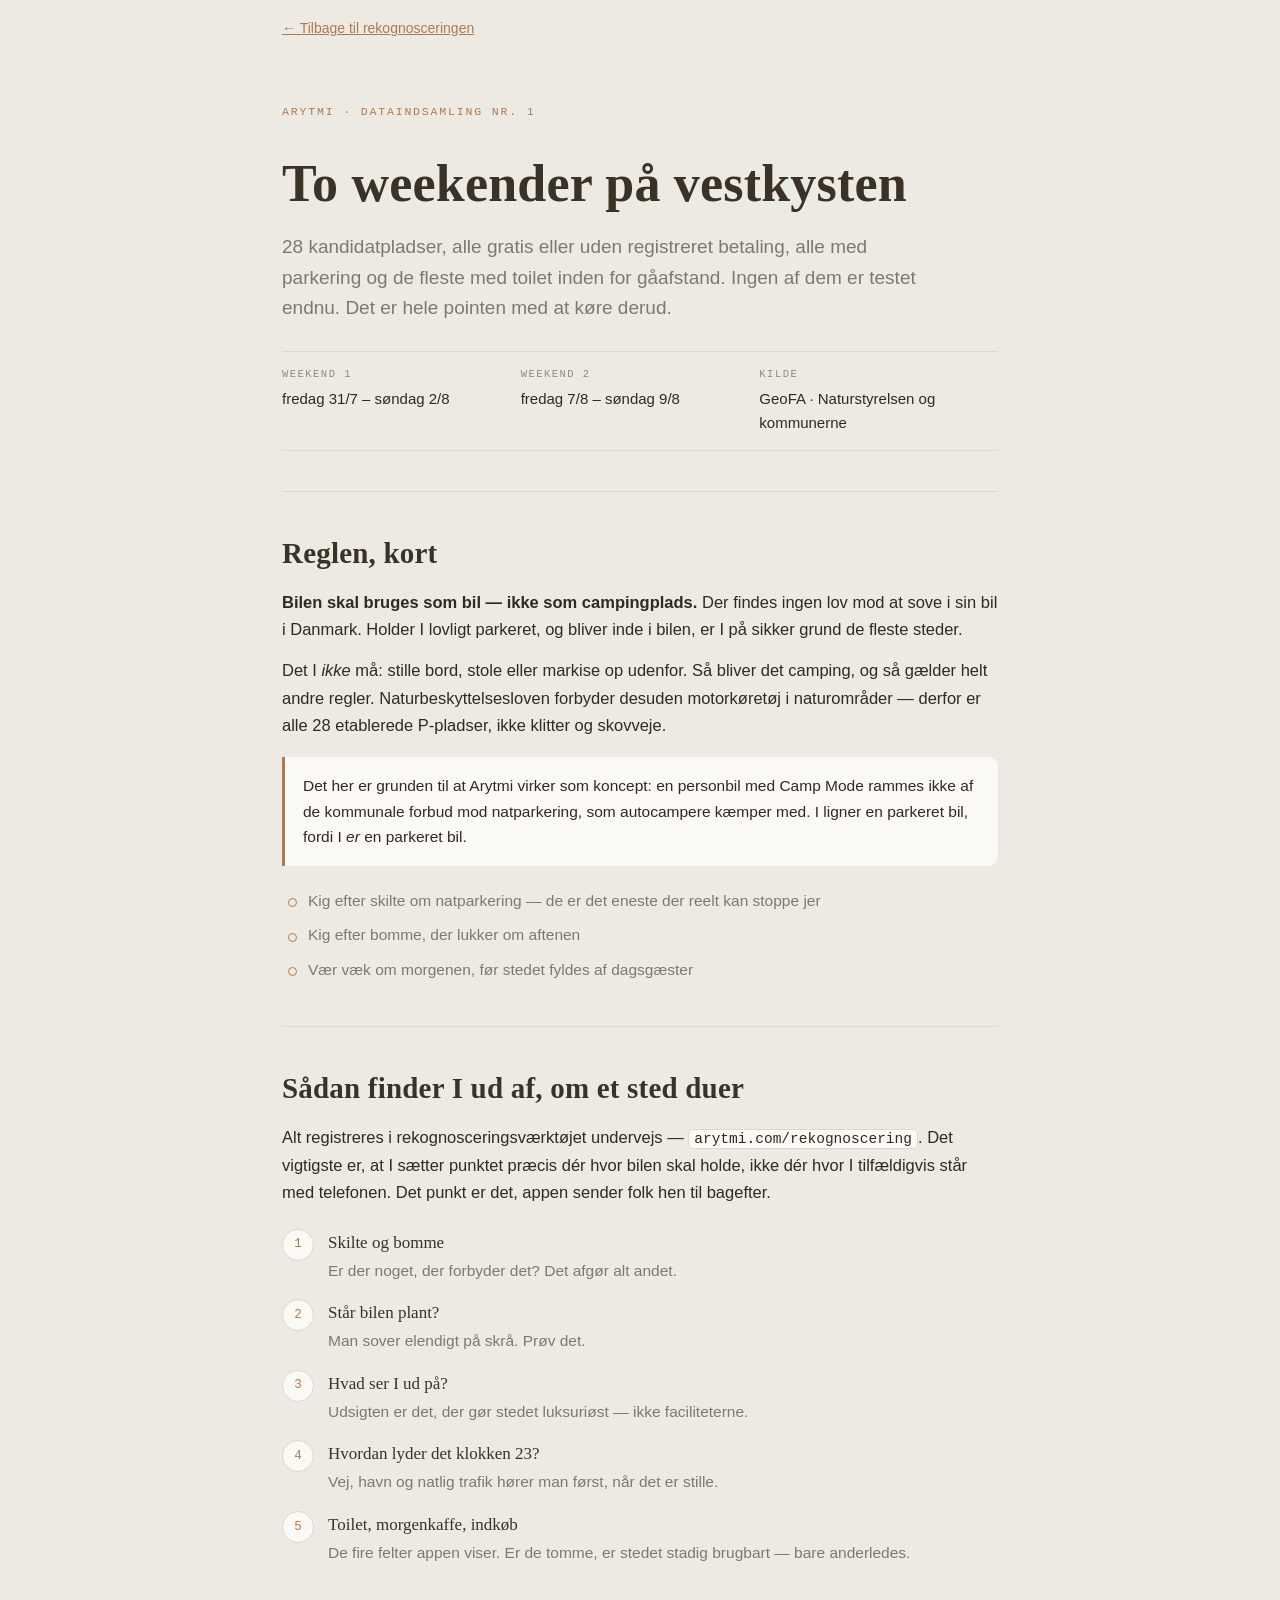
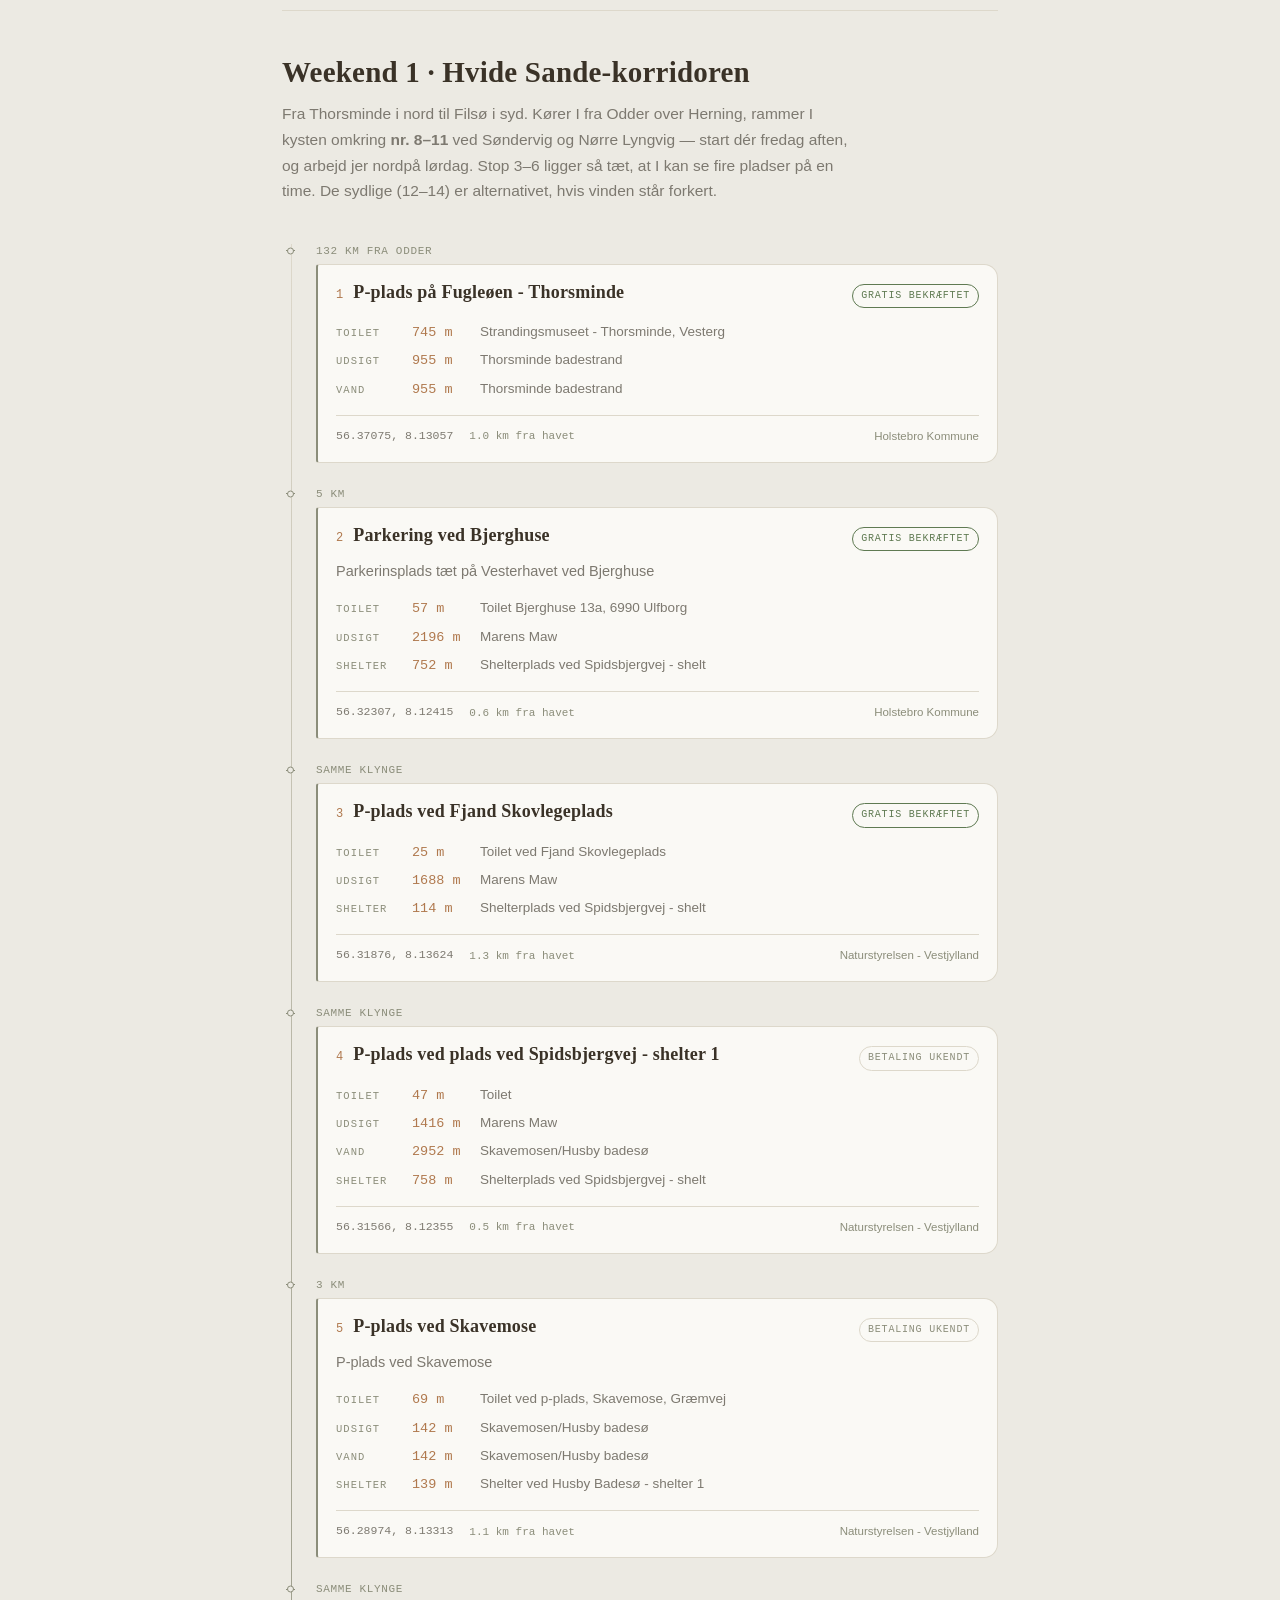
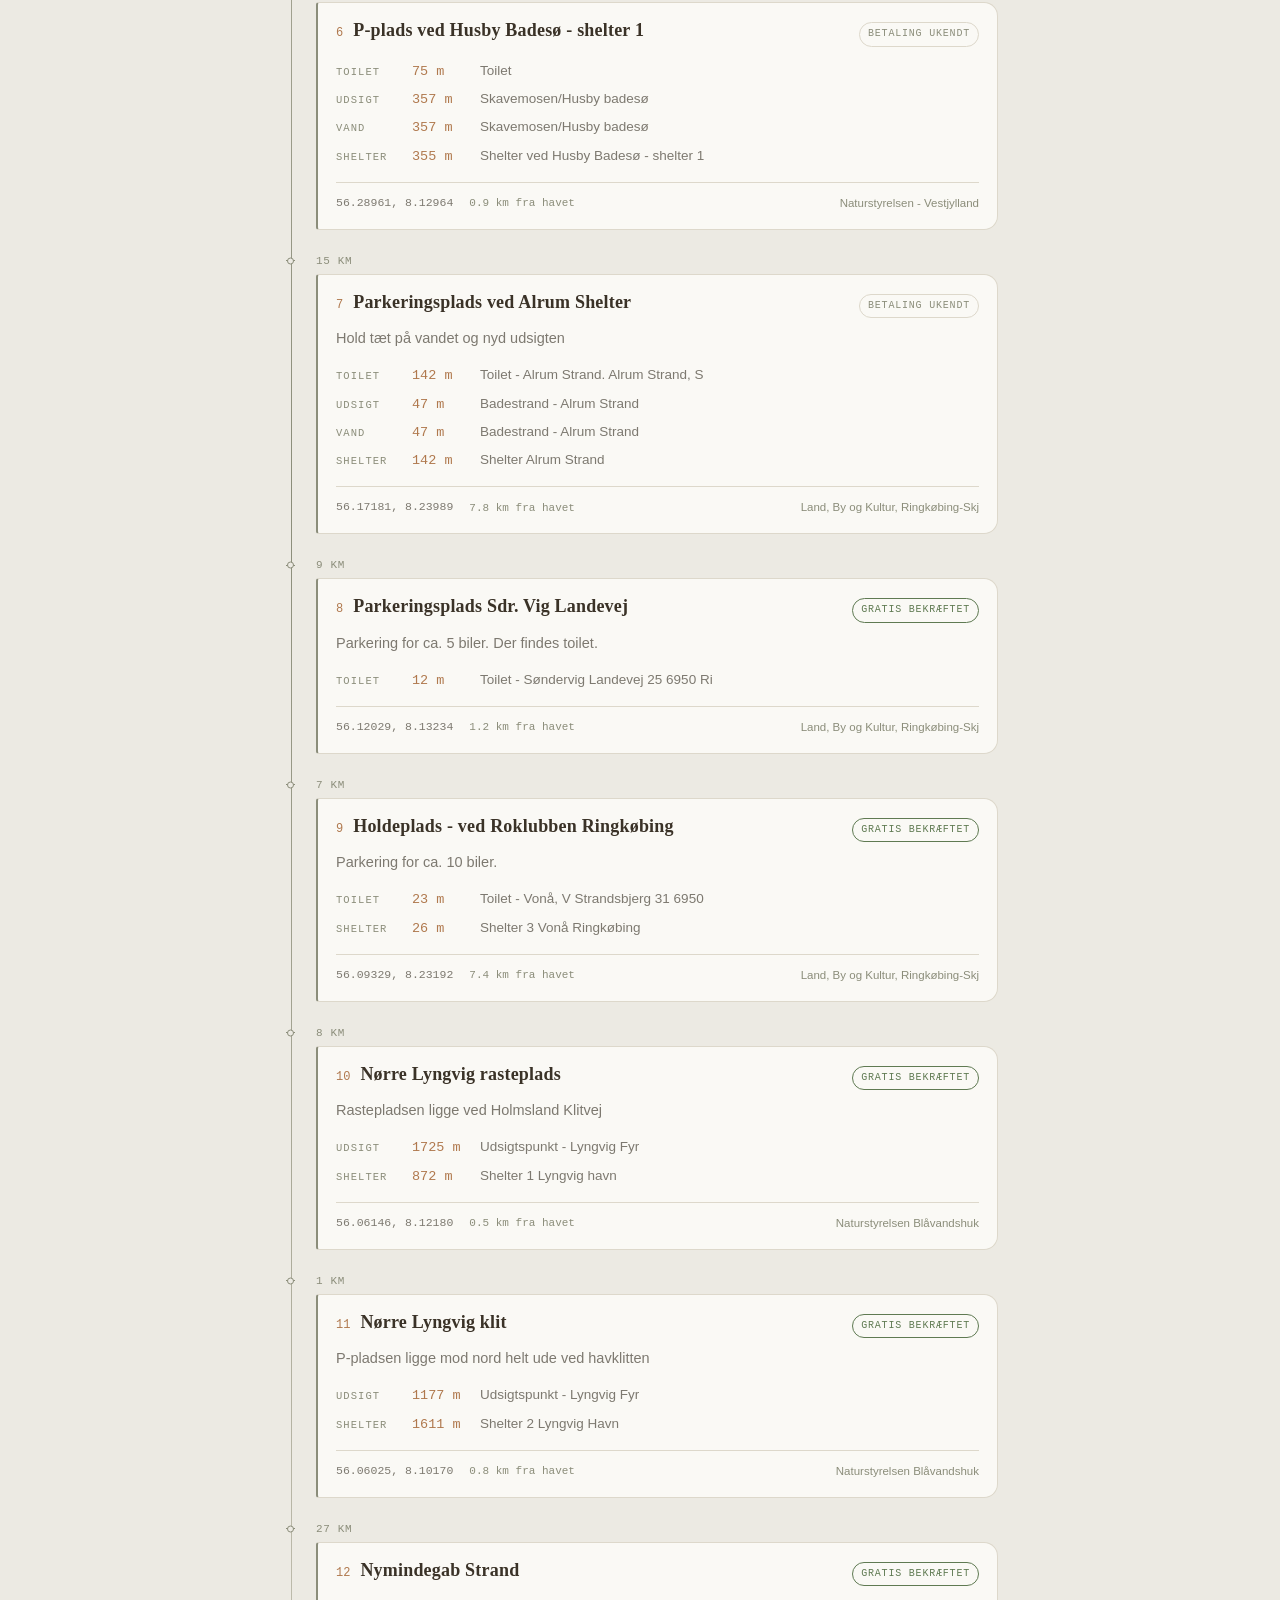
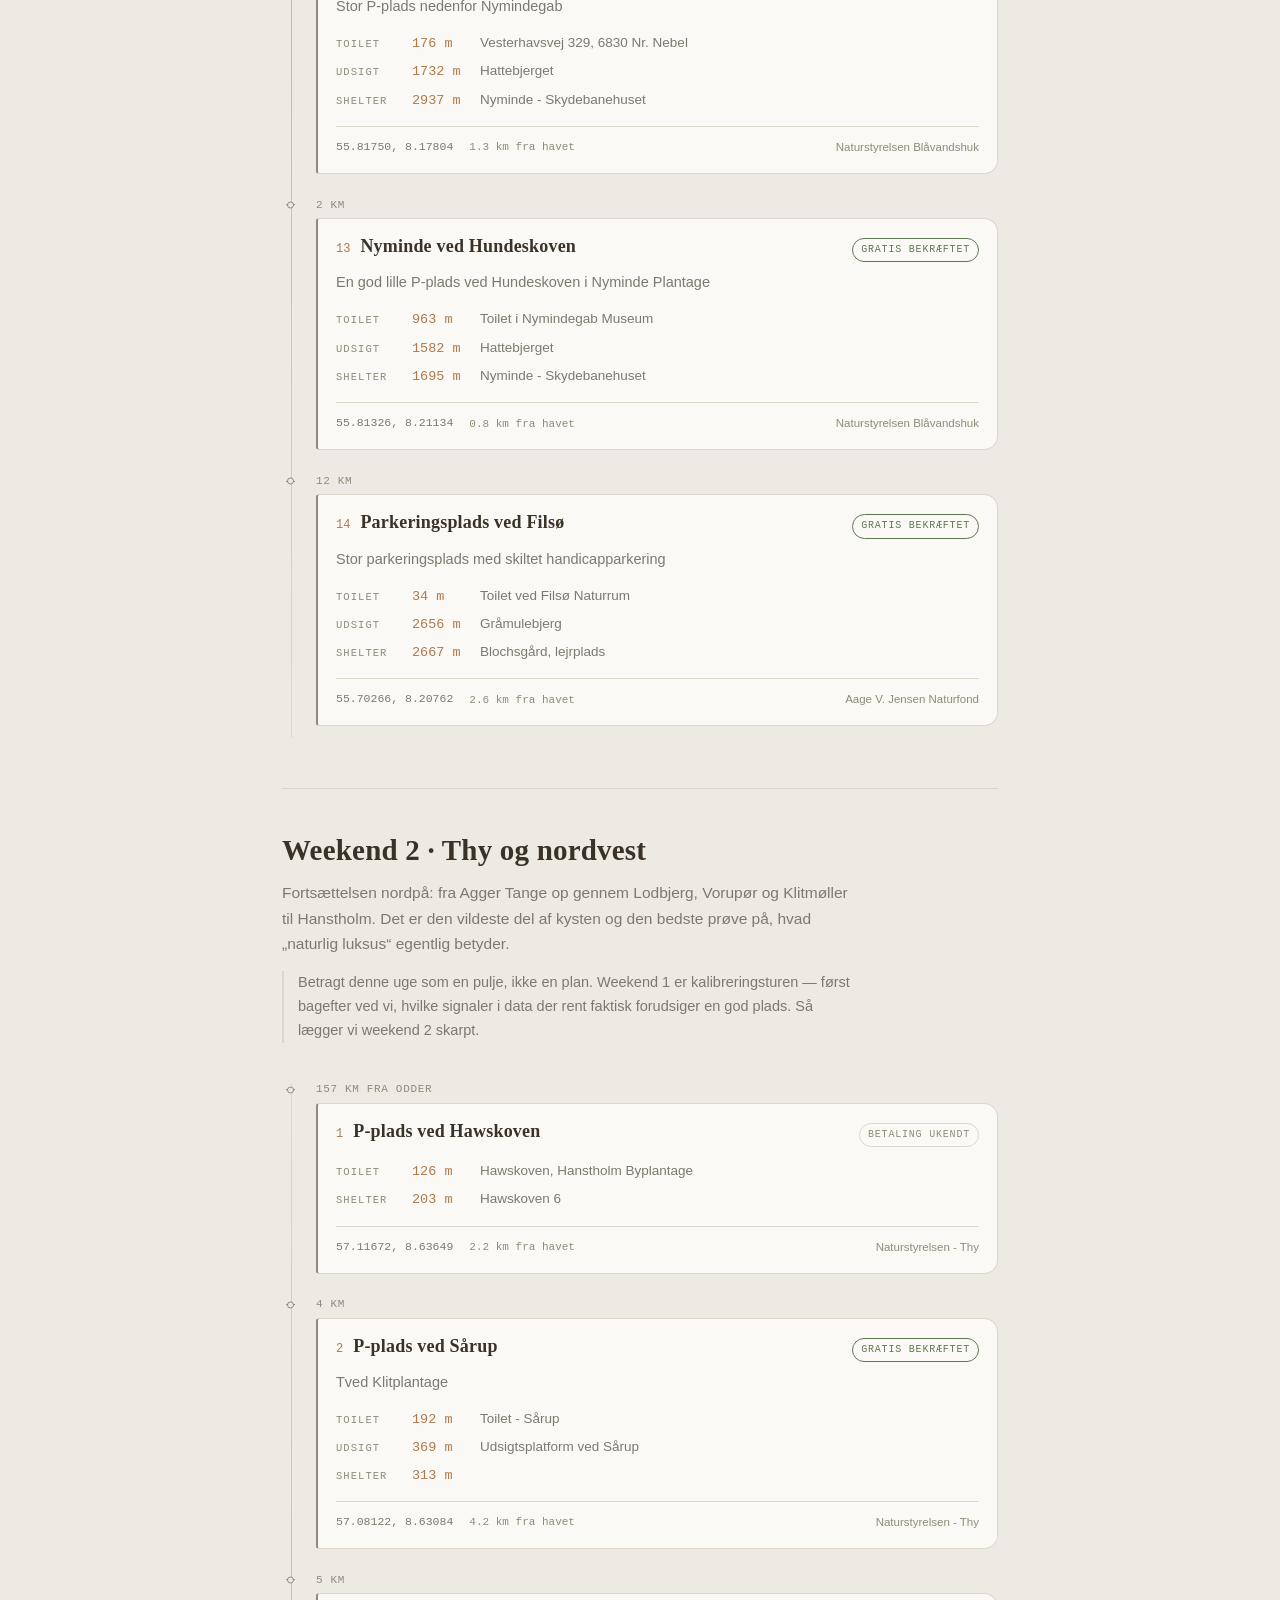
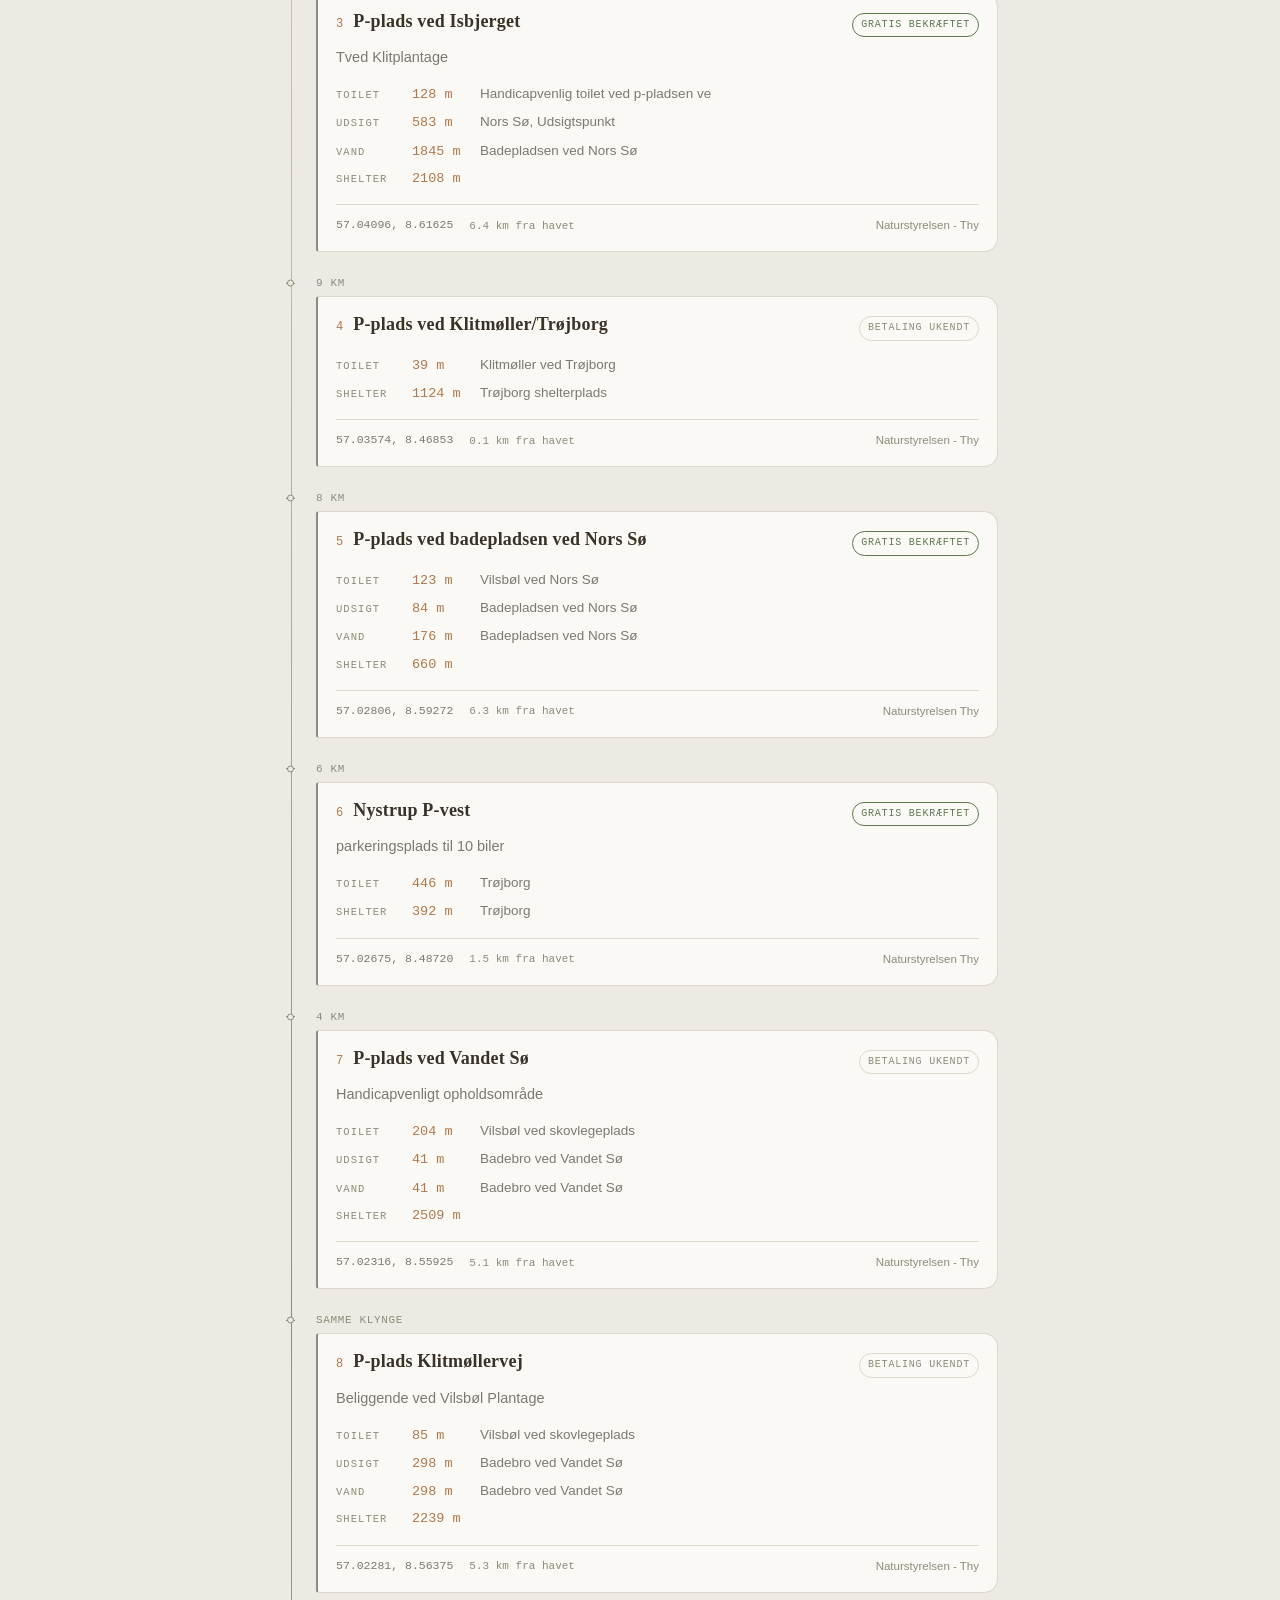
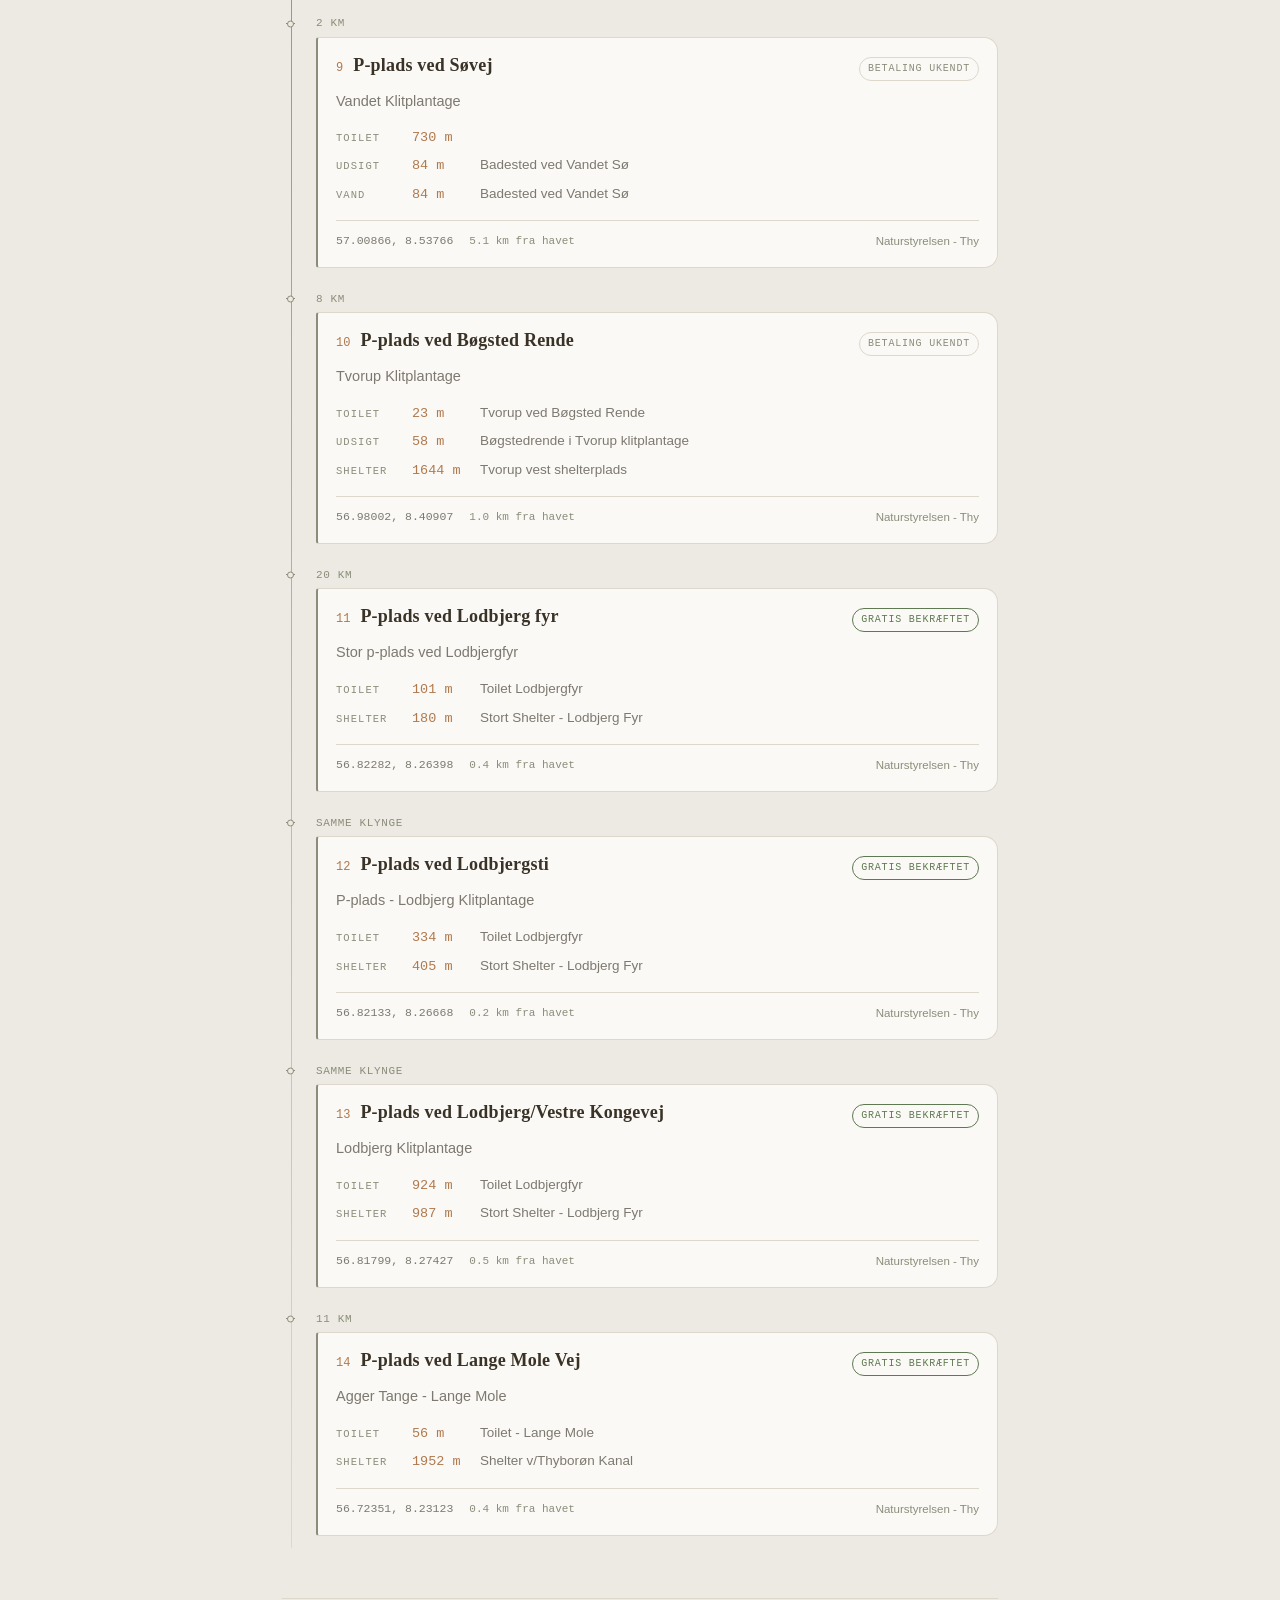
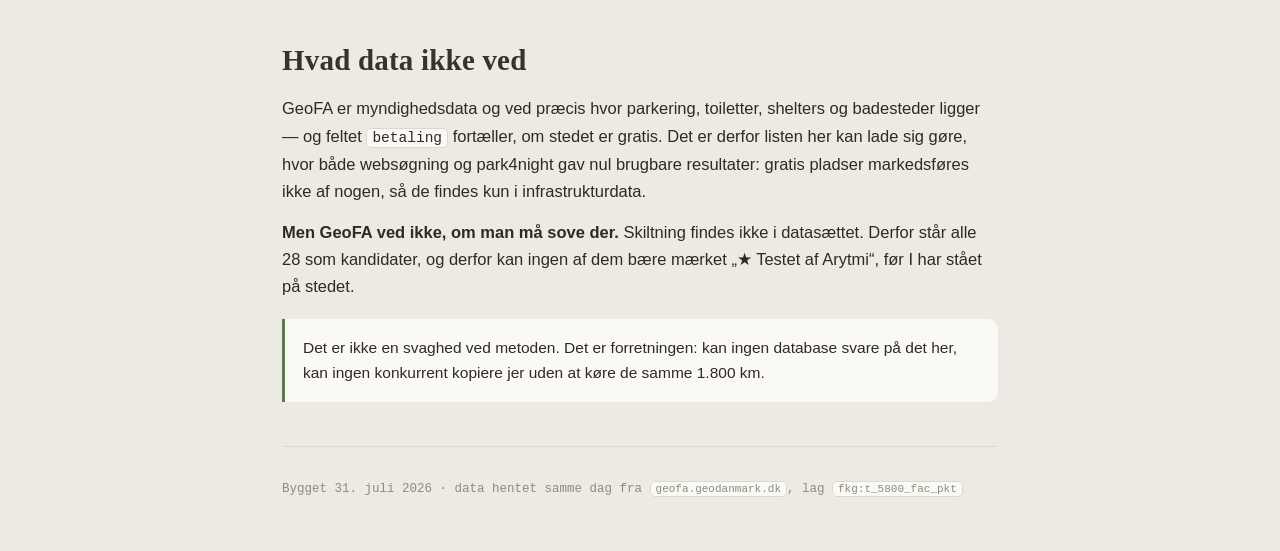
<file: rekognoscering/turplan.html>
<!DOCTYPE html>
<html lang="da">
<head>
<meta charset="UTF-8">
<meta name="viewport" content="width=device-width,initial-scale=1,viewport-fit=cover">
<title>To weekender på vestkysten · Arytmi</title>
<meta name="robots" content="noindex,nofollow">
<meta name="theme-color" content="#3a3227">
<link rel="icon" href="favicon.ico" sizes="any">
<link rel="apple-touch-icon" href="apple-touch-icon-180.png">
</head>
<body>
<p style="max-width:760px;margin:18px auto 0;padding:0 22px;font:14px/1.5 -apple-system,sans-serif">
  <a href="./" style="color:#b0794e">&larr; Tilbage til rekognosceringen</a>
</p>
<style>
:root{
  --bark:#3a3227; --bark-dyb:#241f18; --fjord:#5f6353; --fjord-lys:#8b8d7a;
  --rav:#b0794e; --rav-lys:#d2a97e; --gratis:#5f7a52;
  --grund:#eceae3; --flade:#faf9f5; --linje:#ddd8cb;
  --ink:#2e2a24; --ink-dæmp:#7d7970;
  --serif:"Iowan Old Style","Palatino Linotype",Palatino,Georgia,serif;
  --sans:-apple-system,BlinkMacSystemFont,"Segoe UI",Roboto,sans-serif;
  --mono:ui-monospace,SFMono-Regular,Menlo,Consolas,monospace;
}
@media (prefers-color-scheme:dark){
  :root{
    --grund:#1c1813; --flade:#262019; --linje:#3b332a;
    --ink:#ece7dc; --ink-dæmp:#9d968a;
    --bark:#e8e2d5; --bark-dyb:#f2ede2; --fjord:#a8ab96;
    --rav:#d2a97e; --rav-lys:#e3c3a0; --gratis:#8fae7e; --fjord-lys:#7d8070;
  }
}
:root[data-theme="dark"]{
  --grund:#1c1813; --flade:#262019; --linje:#3b332a;
  --ink:#ece7dc; --ink-dæmp:#9d968a;
  --bark:#e8e2d5; --bark-dyb:#f2ede2; --fjord:#a8ab96;
  --rav:#d2a97e; --rav-lys:#e3c3a0; --gratis:#8fae7e; --fjord-lys:#7d8070;
}
:root[data-theme="light"]{
  --grund:#eceae3; --flade:#faf9f5; --linje:#ddd8cb;
  --ink:#2e2a24; --ink-dæmp:#7d7970;
  --bark:#3a3227; --bark-dyb:#241f18; --fjord:#5f6353;
  --rav:#b0794e; --rav-lys:#d2a97e; --gratis:#5f7a52; --fjord-lys:#8b8d7a;
}
*{box-sizing:border-box}
body{margin:0;background:var(--grund);color:var(--ink);font-family:var(--sans);
  font-size:16.5px;line-height:1.65;-webkit-font-smoothing:antialiased}
.wrap{max-width:760px;margin:0 auto;padding:0 22px 80px}
h1,h2,h3{font-family:var(--serif);color:var(--bark);font-weight:600;
  text-wrap:balance;letter-spacing:.2px;margin:0}
h1{font-size:clamp(34px,7vw,52px);line-height:1.08;margin:14px 0 0}
h2{font-size:clamp(23px,3.6vw,29px);line-height:1.2}
h3{font-size:18px;line-height:1.3}
p{margin:0}
code{font-family:var(--mono);font-size:.88em;background:var(--flade);
  border:1px solid var(--linje);border-radius:5px;padding:1px 5px}
.eyebrow{font-family:var(--mono);font-size:11.5px;letter-spacing:.16em;
  text-transform:uppercase;color:var(--rav);margin:0}

/* --- top --- */
.top{padding:64px 0 40px;display:flex;flex-direction:column;gap:20px}
.ingress{font-size:19px;line-height:1.6;color:var(--ink-dæmp);max-width:60ch}
.fakta{display:flex;flex-wrap:wrap;gap:0;margin:8px 0 0;
  border-top:1px solid var(--linje);border-bottom:1px solid var(--linje)}
.fakta > div{flex:1 1 190px;padding:14px 18px 14px 0}
.fakta dt{font-family:var(--mono);font-size:10.5px;letter-spacing:.14em;
  text-transform:uppercase;color:var(--fjord-lys)}
.fakta dd{margin:3px 0 0;font-size:15px;color:var(--ink)}

/* --- sektioner --- */
section{padding:44px 0;border-top:1px solid var(--linje)}
section > h2{margin-bottom:18px}
section p + p{margin-top:14px}

.regel{position:relative}
.regel .fordel{margin-top:18px;padding:16px 18px;background:var(--flade);
  border-left:3px solid var(--rav);border-radius:0 10px 10px 0;font-size:15.5px}
.tjekliste{list-style:none;margin:22px 0 0;padding:0;display:flex;
  flex-direction:column;gap:9px}
.tjekliste li{position:relative;padding-left:26px;font-size:15.5px;color:var(--ink-dæmp)}
.tjekliste li::before{content:"";position:absolute;left:6px;top:.68em;width:7px;height:7px;
  border:1.5px solid var(--rav);border-radius:50%}

.trin{list-style:none;counter-reset:t;margin:22px 0 0;padding:0;
  display:flex;flex-direction:column;gap:16px}
.trin li{counter-increment:t;position:relative;padding-left:46px;font-size:15.5px;
  color:var(--ink-dæmp)}
.trin li::before{content:counter(t);position:absolute;left:0;top:0;width:30px;height:30px;
  display:grid;place-items:center;font-family:var(--mono);font-size:12.5px;
  color:var(--rav);border:1px solid var(--linje);border-radius:50%;background:var(--flade)}
.trin span{display:block;font-family:var(--serif);font-size:17px;color:var(--bark);
  margin-bottom:1px}

/* --- kyst-rail --- */
.wk-top{max-width:62ch}
.wk-top p{margin-top:12px;color:var(--ink-dæmp);font-size:15.5px}
.wk-top .note{margin-top:14px;font-size:14.5px;padding-left:14px;
  border-left:2px solid var(--linje)}
.rail{margin-top:34px;position:relative;padding-left:34px}
.rail::before{content:"";position:absolute;left:9px;top:6px;bottom:6px;width:1px;
  background:linear-gradient(var(--linje),var(--fjord-lys),var(--linje))}
.stop{position:relative;padding-bottom:18px}
.led{position:relative;height:26px;display:flex;align-items:center}
.led::before{content:"";position:absolute;left:-30px;width:9px;height:1px;background:var(--fjord-lys)}
.led::after{content:"";position:absolute;left:-29px;top:50%;transform:translateY(-50%);
  width:5px;height:5px;border-radius:50%;background:var(--grund);border:1px solid var(--fjord-lys)}
.km{font-family:var(--mono);font-size:11px;letter-spacing:.06em;color:var(--fjord-lys);
  text-transform:uppercase}
.kort{background:var(--flade);border:1px solid var(--linje);border-radius:3px 14px 14px 3px;
  padding:16px 18px;border-left:2px solid var(--fjord-lys)}
.sh{display:flex;align-items:baseline;gap:10px;flex-wrap:wrap}
.sh h3{flex:1 1 auto;min-width:0}
.nr{font-family:var(--mono);font-size:12px;color:var(--rav);flex-shrink:0}
.pil{font-family:var(--mono);font-size:10px;letter-spacing:.08em;text-transform:uppercase;
  padding:3px 8px;border-radius:20px;white-space:nowrap;flex-shrink:0}
.pil-ja{color:var(--gratis);border:1px solid var(--gratis)}
.pil-nej{color:var(--fjord-lys);border:1px solid var(--linje)}
.besk{margin-top:9px;font-size:14.5px;color:var(--ink-dæmp)}
.naer{list-style:none;margin:13px 0 0;padding:0;display:flex;flex-direction:column;gap:5px}
.naer li{display:flex;align-items:baseline;gap:10px;font-size:13.5px}
.nk{font-family:var(--mono);font-size:10.5px;letter-spacing:.1em;text-transform:uppercase;
  color:var(--fjord-lys);width:66px;flex-shrink:0}
.nm{font-family:var(--mono);font-variant-numeric:tabular-nums;color:var(--rav);
  width:58px;flex-shrink:0}
.nn{color:var(--ink-dæmp);min-width:0;overflow:hidden;text-overflow:ellipsis;white-space:nowrap}
.sf{margin-top:14px;padding-top:11px;border-top:1px solid var(--linje);
  display:flex;flex-wrap:wrap;gap:8px 16px;align-items:center;font-size:12px;
  color:var(--fjord-lys)}
.sf code{font-size:11.5px;background:transparent;border:0;padding:0;color:var(--ink-dæmp);
  font-variant-numeric:tabular-nums}
.hav{font-family:var(--mono);font-size:11px}
.org{margin-left:auto;font-size:11.5px;text-align:right}

.forbehold .moat{margin-top:18px;padding:16px 18px;background:var(--flade);
  border-left:3px solid var(--gratis);border-radius:0 10px 10px 0;font-size:15.5px}
.bund{padding:32px 0 0;border-top:1px solid var(--linje);font-size:12.5px;
  color:var(--fjord-lys);font-family:var(--mono);line-height:1.7}

@media (max-width:560px){
  .rail{padding-left:24px}
  .rail::before{left:5px}
  .led::before{left:-20px;width:7px}
  .led::after{left:-19px}
  .org{margin-left:0;text-align:left;width:100%}
  .nn{white-space:normal}
}
@media (prefers-reduced-motion:no-preference){
  .kort{transition:border-color .18s ease}
}
</style>
<div class="wrap">
<header class="top">
  <p class="eyebrow">Arytmi · dataindsamling nr. 1</p>
  <h1>To weekender på vestkysten</h1>
  <p class="ingress">28 kandidatpladser, alle gratis eller uden registreret betaling, alle
  med parkering og de fleste med toilet inden for gåafstand. Ingen af dem er testet endnu.
  Det er hele pointen med at køre derud.</p>
  <dl class="fakta">
    <div><dt>Weekend 1</dt><dd>fredag 31/7 – søndag 2/8</dd></div>
    <div><dt>Weekend 2</dt><dd>fredag 7/8 – søndag 9/8</dd></div>
    <div><dt>Kilde</dt><dd>GeoFA · Naturstyrelsen og kommunerne</dd></div>
  </dl>
</header>

<section class="regel">
  <h2>Reglen, kort</h2>
  <p><strong>Bilen skal bruges som bil — ikke som campingplads.</strong> Der findes ingen lov
  mod at sove i sin bil i Danmark. Holder I lovligt parkeret, og bliver inde i bilen, er I
  på sikker grund de fleste steder.</p>
  <p>Det I <em>ikke</em> må: stille bord, stole eller markise op udenfor. Så bliver det
  camping, og så gælder helt andre regler. Naturbeskyttelsesloven forbyder desuden
  motorkøretøj i naturområder — derfor er alle 28 etablerede P-pladser, ikke klitter
  og skovveje.</p>
  <p class="fordel">Det her er grunden til at Arytmi virker som koncept: en personbil med
  Camp Mode rammes ikke af de kommunale forbud mod natparkering, som autocampere kæmper
  med. I ligner en parkeret bil, fordi I <em>er</em> en parkeret bil.</p>
  <ul class="tjekliste">
    <li>Kig efter skilte om natparkering — de er det eneste der reelt kan stoppe jer</li>
    <li>Kig efter bomme, der lukker om aftenen</li>
    <li>Vær væk om morgenen, før stedet fyldes af dagsgæster</li>
  </ul>
</section>

<section class="metode">
  <h2>Sådan finder I ud af, om et sted duer</h2>
  <p>Alt registreres i rekognosceringsværktøjet undervejs —
  <code>arytmi.com/rekognoscering</code>. Det vigtigste er, at I sætter punktet præcis
  dér hvor bilen skal holde, ikke dér hvor I tilfældigvis står med telefonen. Det punkt
  er det, appen sender folk hen til bagefter.</p>
  <ol class="trin">
    <li><span>Skilte og bomme</span> Er der noget, der forbyder det? Det afgør alt andet.</li>
    <li><span>Står bilen plant?</span> Man sover elendigt på skrå. Prøv det.</li>
    <li><span>Hvad ser I ud på?</span> Udsigten er det, der gør stedet luksuriøst — ikke faciliteterne.</li>
    <li><span>Hvordan lyder det klokken 23?</span> Vej, havn og natlig trafik hører man først, når det er stille.</li>
    <li><span>Toilet, morgenkaffe, indkøb</span> De fire felter appen viser. Er de tomme, er stedet stadig brugbart — bare anderledes.</li>
  </ol>
</section>

<section class="weekend">
  <div class="wk-top">
    <h2>Weekend 1 · Hvide Sande-korridoren</h2>
    <p>Fra Thorsminde i nord til Filsø i syd. Kører I fra Odder over Herning, rammer I kysten
    omkring <strong>nr. 8–11</strong> ved Søndervig og Nørre Lyngvig — start dér fredag aften,
    og arbejd jer nordpå lørdag. Stop 3–6 ligger så tæt, at I kan se fire pladser på en time.
    De sydlige (12–14) er alternativet, hvis vinden står forkert.</p>
  </div>
  <div class="rail"><article class="stop">
  <div class="led"><span class="km">132 km fra Odder</span></div>
  <div class="kort">
    <header class="sh">
      <span class="nr">1</span>
      <h3>P-plads på Fugleøen - Thorsminde</h3>
      <span class="pil pil-ja">Gratis bekræftet</span>
    </header>
    
    <ul class="naer"><li><span class="nk">Toilet</span><span class="nm">745 m</span><span class="nn">Strandingsmuseet - Thorsminde, Vesterg</span></li><li><span class="nk">Udsigt</span><span class="nm">955 m</span><span class="nn">Thorsminde badestrand</span></li><li><span class="nk">Vand</span><span class="nm">955 m</span><span class="nn">Thorsminde badestrand</span></li></ul>
    <footer class="sf">
      <code>56.37075, 8.13057</code>
      <span class="hav">1.0 km fra havet</span>
      <span class="org">Holstebro Kommune</span>
    </footer>
  </div>
</article>
<article class="stop">
  <div class="led"><span class="km">5 km</span></div>
  <div class="kort">
    <header class="sh">
      <span class="nr">2</span>
      <h3>Parkering ved Bjerghuse</h3>
      <span class="pil pil-ja">Gratis bekræftet</span>
    </header>
    <p class="besk">Parkerinsplads tæt på Vesterhavet ved Bjerghuse</p>
    <ul class="naer"><li><span class="nk">Toilet</span><span class="nm">57 m</span><span class="nn">Toilet Bjerghuse 13a, 6990 Ulfborg</span></li><li><span class="nk">Udsigt</span><span class="nm">2196 m</span><span class="nn">Marens Maw</span></li><li><span class="nk">Shelter</span><span class="nm">752 m</span><span class="nn">Shelterplads ved Spidsbjergvej - shelt</span></li></ul>
    <footer class="sf">
      <code>56.32307, 8.12415</code>
      <span class="hav">0.6 km fra havet</span>
      <span class="org">Holstebro Kommune</span>
    </footer>
  </div>
</article>
<article class="stop">
  <div class="led"><span class="km">samme klynge</span></div>
  <div class="kort">
    <header class="sh">
      <span class="nr">3</span>
      <h3>P-plads ved Fjand Skovlegeplads</h3>
      <span class="pil pil-ja">Gratis bekræftet</span>
    </header>
    
    <ul class="naer"><li><span class="nk">Toilet</span><span class="nm">25 m</span><span class="nn">Toilet ved Fjand Skovlegeplads</span></li><li><span class="nk">Udsigt</span><span class="nm">1688 m</span><span class="nn">Marens Maw</span></li><li><span class="nk">Shelter</span><span class="nm">114 m</span><span class="nn">Shelterplads ved Spidsbjergvej - shelt</span></li></ul>
    <footer class="sf">
      <code>56.31876, 8.13624</code>
      <span class="hav">1.3 km fra havet</span>
      <span class="org">Naturstyrelsen - Vestjylland</span>
    </footer>
  </div>
</article>
<article class="stop">
  <div class="led"><span class="km">samme klynge</span></div>
  <div class="kort">
    <header class="sh">
      <span class="nr">4</span>
      <h3>P-plads ved plads ved Spidsbjergvej - shelter 1</h3>
      <span class="pil pil-nej">Betaling ukendt</span>
    </header>
    
    <ul class="naer"><li><span class="nk">Toilet</span><span class="nm">47 m</span><span class="nn">Toilet</span></li><li><span class="nk">Udsigt</span><span class="nm">1416 m</span><span class="nn">Marens Maw</span></li><li><span class="nk">Vand</span><span class="nm">2952 m</span><span class="nn">Skavemosen/Husby badesø</span></li><li><span class="nk">Shelter</span><span class="nm">758 m</span><span class="nn">Shelterplads ved Spidsbjergvej - shelt</span></li></ul>
    <footer class="sf">
      <code>56.31566, 8.12355</code>
      <span class="hav">0.5 km fra havet</span>
      <span class="org">Naturstyrelsen - Vestjylland</span>
    </footer>
  </div>
</article>
<article class="stop">
  <div class="led"><span class="km">3 km</span></div>
  <div class="kort">
    <header class="sh">
      <span class="nr">5</span>
      <h3>P-plads ved Skavemose</h3>
      <span class="pil pil-nej">Betaling ukendt</span>
    </header>
    <p class="besk">P-plads ved Skavemose</p>
    <ul class="naer"><li><span class="nk">Toilet</span><span class="nm">69 m</span><span class="nn">Toilet ved p-plads, Skavemose, Græmvej</span></li><li><span class="nk">Udsigt</span><span class="nm">142 m</span><span class="nn">Skavemosen/Husby badesø</span></li><li><span class="nk">Vand</span><span class="nm">142 m</span><span class="nn">Skavemosen/Husby badesø</span></li><li><span class="nk">Shelter</span><span class="nm">139 m</span><span class="nn">Shelter ved Husby Badesø - shelter 1</span></li></ul>
    <footer class="sf">
      <code>56.28974, 8.13313</code>
      <span class="hav">1.1 km fra havet</span>
      <span class="org">Naturstyrelsen - Vestjylland</span>
    </footer>
  </div>
</article>
<article class="stop">
  <div class="led"><span class="km">samme klynge</span></div>
  <div class="kort">
    <header class="sh">
      <span class="nr">6</span>
      <h3>P-plads ved Husby Badesø - shelter 1</h3>
      <span class="pil pil-nej">Betaling ukendt</span>
    </header>
    
    <ul class="naer"><li><span class="nk">Toilet</span><span class="nm">75 m</span><span class="nn">Toilet</span></li><li><span class="nk">Udsigt</span><span class="nm">357 m</span><span class="nn">Skavemosen/Husby badesø</span></li><li><span class="nk">Vand</span><span class="nm">357 m</span><span class="nn">Skavemosen/Husby badesø</span></li><li><span class="nk">Shelter</span><span class="nm">355 m</span><span class="nn">Shelter ved Husby Badesø - shelter 1</span></li></ul>
    <footer class="sf">
      <code>56.28961, 8.12964</code>
      <span class="hav">0.9 km fra havet</span>
      <span class="org">Naturstyrelsen - Vestjylland</span>
    </footer>
  </div>
</article>
<article class="stop">
  <div class="led"><span class="km">15 km</span></div>
  <div class="kort">
    <header class="sh">
      <span class="nr">7</span>
      <h3>Parkeringsplads ved Alrum Shelter</h3>
      <span class="pil pil-nej">Betaling ukendt</span>
    </header>
    <p class="besk">Hold tæt på vandet og nyd udsigten</p>
    <ul class="naer"><li><span class="nk">Toilet</span><span class="nm">142 m</span><span class="nn">Toilet - Alrum Strand. Alrum Strand, S</span></li><li><span class="nk">Udsigt</span><span class="nm">47 m</span><span class="nn">Badestrand - Alrum Strand</span></li><li><span class="nk">Vand</span><span class="nm">47 m</span><span class="nn">Badestrand - Alrum Strand</span></li><li><span class="nk">Shelter</span><span class="nm">142 m</span><span class="nn">Shelter Alrum Strand</span></li></ul>
    <footer class="sf">
      <code>56.17181, 8.23989</code>
      <span class="hav">7.8 km fra havet</span>
      <span class="org">Land, By og Kultur, Ringkøbing-Skj</span>
    </footer>
  </div>
</article>
<article class="stop">
  <div class="led"><span class="km">9 km</span></div>
  <div class="kort">
    <header class="sh">
      <span class="nr">8</span>
      <h3>Parkeringsplads Sdr. Vig Landevej</h3>
      <span class="pil pil-ja">Gratis bekræftet</span>
    </header>
    <p class="besk">Parkering for ca. 5 biler. Der findes toilet.</p>
    <ul class="naer"><li><span class="nk">Toilet</span><span class="nm">12 m</span><span class="nn">Toilet - Søndervig Landevej 25 6950 Ri</span></li></ul>
    <footer class="sf">
      <code>56.12029, 8.13234</code>
      <span class="hav">1.2 km fra havet</span>
      <span class="org">Land, By og Kultur, Ringkøbing-Skj</span>
    </footer>
  </div>
</article>
<article class="stop">
  <div class="led"><span class="km">7 km</span></div>
  <div class="kort">
    <header class="sh">
      <span class="nr">9</span>
      <h3>Holdeplads -  ved Roklubben Ringkøbing</h3>
      <span class="pil pil-ja">Gratis bekræftet</span>
    </header>
    <p class="besk">Parkering for ca. 10 biler.</p>
    <ul class="naer"><li><span class="nk">Toilet</span><span class="nm">23 m</span><span class="nn">Toilet - Vonå, V Strandsbjerg 31 6950 </span></li><li><span class="nk">Shelter</span><span class="nm">26 m</span><span class="nn">Shelter 3 Vonå Ringkøbing</span></li></ul>
    <footer class="sf">
      <code>56.09329, 8.23192</code>
      <span class="hav">7.4 km fra havet</span>
      <span class="org">Land, By og Kultur, Ringkøbing-Skj</span>
    </footer>
  </div>
</article>
<article class="stop">
  <div class="led"><span class="km">8 km</span></div>
  <div class="kort">
    <header class="sh">
      <span class="nr">10</span>
      <h3>Nørre Lyngvig rasteplads</h3>
      <span class="pil pil-ja">Gratis bekræftet</span>
    </header>
    <p class="besk">Rastepladsen ligge ved Holmsland Klitvej</p>
    <ul class="naer"><li><span class="nk">Udsigt</span><span class="nm">1725 m</span><span class="nn">Udsigtspunkt -  Lyngvig Fyr</span></li><li><span class="nk">Shelter</span><span class="nm">872 m</span><span class="nn">Shelter 1 Lyngvig havn</span></li></ul>
    <footer class="sf">
      <code>56.06146, 8.12180</code>
      <span class="hav">0.5 km fra havet</span>
      <span class="org">Naturstyrelsen Blåvandshuk</span>
    </footer>
  </div>
</article>
<article class="stop">
  <div class="led"><span class="km">1 km</span></div>
  <div class="kort">
    <header class="sh">
      <span class="nr">11</span>
      <h3>Nørre Lyngvig klit</h3>
      <span class="pil pil-ja">Gratis bekræftet</span>
    </header>
    <p class="besk">P-pladsen ligge mod nord helt ude ved havklitten</p>
    <ul class="naer"><li><span class="nk">Udsigt</span><span class="nm">1177 m</span><span class="nn">Udsigtspunkt -  Lyngvig Fyr</span></li><li><span class="nk">Shelter</span><span class="nm">1611 m</span><span class="nn">Shelter 2 Lyngvig Havn</span></li></ul>
    <footer class="sf">
      <code>56.06025, 8.10170</code>
      <span class="hav">0.8 km fra havet</span>
      <span class="org">Naturstyrelsen Blåvandshuk</span>
    </footer>
  </div>
</article>
<article class="stop">
  <div class="led"><span class="km">27 km</span></div>
  <div class="kort">
    <header class="sh">
      <span class="nr">12</span>
      <h3>Nymindegab Strand</h3>
      <span class="pil pil-ja">Gratis bekræftet</span>
    </header>
    <p class="besk">Stor P-plads nedenfor Nymindegab</p>
    <ul class="naer"><li><span class="nk">Toilet</span><span class="nm">176 m</span><span class="nn">Vesterhavsvej 329, 6830 Nr. Nebel</span></li><li><span class="nk">Udsigt</span><span class="nm">1732 m</span><span class="nn">Hattebjerget</span></li><li><span class="nk">Shelter</span><span class="nm">2937 m</span><span class="nn">Nyminde - Skydebanehuset</span></li></ul>
    <footer class="sf">
      <code>55.81750, 8.17804</code>
      <span class="hav">1.3 km fra havet</span>
      <span class="org">Naturstyrelsen Blåvandshuk</span>
    </footer>
  </div>
</article>
<article class="stop">
  <div class="led"><span class="km">2 km</span></div>
  <div class="kort">
    <header class="sh">
      <span class="nr">13</span>
      <h3>Nyminde ved Hundeskoven</h3>
      <span class="pil pil-ja">Gratis bekræftet</span>
    </header>
    <p class="besk">En god lille P-plads ved Hundeskoven i Nyminde Plantage</p>
    <ul class="naer"><li><span class="nk">Toilet</span><span class="nm">963 m</span><span class="nn">Toilet i Nymindegab Museum</span></li><li><span class="nk">Udsigt</span><span class="nm">1582 m</span><span class="nn">Hattebjerget</span></li><li><span class="nk">Shelter</span><span class="nm">1695 m</span><span class="nn">Nyminde - Skydebanehuset</span></li></ul>
    <footer class="sf">
      <code>55.81326, 8.21134</code>
      <span class="hav">0.8 km fra havet</span>
      <span class="org">Naturstyrelsen Blåvandshuk</span>
    </footer>
  </div>
</article>
<article class="stop">
  <div class="led"><span class="km">12 km</span></div>
  <div class="kort">
    <header class="sh">
      <span class="nr">14</span>
      <h3>Parkeringsplads ved Filsø</h3>
      <span class="pil pil-ja">Gratis bekræftet</span>
    </header>
    <p class="besk">Stor parkeringsplads med skiltet handicapparkering</p>
    <ul class="naer"><li><span class="nk">Toilet</span><span class="nm">34 m</span><span class="nn">Toilet ved Filsø Naturrum</span></li><li><span class="nk">Udsigt</span><span class="nm">2656 m</span><span class="nn">Gråmulebjerg</span></li><li><span class="nk">Shelter</span><span class="nm">2667 m</span><span class="nn">Blochsgård, lejrplads</span></li></ul>
    <footer class="sf">
      <code>55.70266, 8.20762</code>
      <span class="hav">2.6 km fra havet</span>
      <span class="org">Aage V. Jensen Naturfond</span>
    </footer>
  </div>
</article></div>
</section>

<section class="weekend">
  <div class="wk-top">
    <h2>Weekend 2 · Thy og nordvest</h2>
    <p>Fortsættelsen nordpå: fra Agger Tange op gennem Lodbjerg, Vorupør og Klitmøller til
    Hanstholm. Det er den vildeste del af kysten og den bedste prøve på, hvad
    &bdquo;naturlig luksus&ldquo; egentlig betyder.</p>
    <p class="note">Betragt denne uge som en pulje, ikke en plan. Weekend 1 er
    kalibreringsturen — først bagefter ved vi, hvilke signaler i data der rent faktisk
    forudsiger en god plads. Så lægger vi weekend 2 skarpt.</p>
  </div>
  <div class="rail"><article class="stop">
  <div class="led"><span class="km">157 km fra Odder</span></div>
  <div class="kort">
    <header class="sh">
      <span class="nr">1</span>
      <h3>P-plads ved Hawskoven</h3>
      <span class="pil pil-nej">Betaling ukendt</span>
    </header>
    
    <ul class="naer"><li><span class="nk">Toilet</span><span class="nm">126 m</span><span class="nn">Hawskoven, Hanstholm Byplantage</span></li><li><span class="nk">Shelter</span><span class="nm">203 m</span><span class="nn">Hawskoven 6</span></li></ul>
    <footer class="sf">
      <code>57.11672, 8.63649</code>
      <span class="hav">2.2 km fra havet</span>
      <span class="org">Naturstyrelsen - Thy</span>
    </footer>
  </div>
</article>
<article class="stop">
  <div class="led"><span class="km">4 km</span></div>
  <div class="kort">
    <header class="sh">
      <span class="nr">2</span>
      <h3>P-plads ved Sårup</h3>
      <span class="pil pil-ja">Gratis bekræftet</span>
    </header>
    <p class="besk">Tved Klitplantage</p>
    <ul class="naer"><li><span class="nk">Toilet</span><span class="nm">192 m</span><span class="nn">Toilet - Sårup</span></li><li><span class="nk">Udsigt</span><span class="nm">369 m</span><span class="nn">Udsigtsplatform ved Sårup</span></li><li><span class="nk">Shelter</span><span class="nm">313 m</span><span class="nn"></span></li></ul>
    <footer class="sf">
      <code>57.08122, 8.63084</code>
      <span class="hav">4.2 km fra havet</span>
      <span class="org">Naturstyrelsen - Thy</span>
    </footer>
  </div>
</article>
<article class="stop">
  <div class="led"><span class="km">5 km</span></div>
  <div class="kort">
    <header class="sh">
      <span class="nr">3</span>
      <h3>P-plads ved Isbjerget</h3>
      <span class="pil pil-ja">Gratis bekræftet</span>
    </header>
    <p class="besk">Tved Klitplantage</p>
    <ul class="naer"><li><span class="nk">Toilet</span><span class="nm">128 m</span><span class="nn">Handicapvenlig toilet ved p-pladsen ve</span></li><li><span class="nk">Udsigt</span><span class="nm">583 m</span><span class="nn">Nors Sø, Udsigtspunkt</span></li><li><span class="nk">Vand</span><span class="nm">1845 m</span><span class="nn">Badepladsen ved Nors Sø</span></li><li><span class="nk">Shelter</span><span class="nm">2108 m</span><span class="nn"></span></li></ul>
    <footer class="sf">
      <code>57.04096, 8.61625</code>
      <span class="hav">6.4 km fra havet</span>
      <span class="org">Naturstyrelsen - Thy</span>
    </footer>
  </div>
</article>
<article class="stop">
  <div class="led"><span class="km">9 km</span></div>
  <div class="kort">
    <header class="sh">
      <span class="nr">4</span>
      <h3>P-plads ved Klitmøller/Trøjborg</h3>
      <span class="pil pil-nej">Betaling ukendt</span>
    </header>
    
    <ul class="naer"><li><span class="nk">Toilet</span><span class="nm">39 m</span><span class="nn">Klitmøller ved Trøjborg</span></li><li><span class="nk">Shelter</span><span class="nm">1124 m</span><span class="nn">Trøjborg shelterplads</span></li></ul>
    <footer class="sf">
      <code>57.03574, 8.46853</code>
      <span class="hav">0.1 km fra havet</span>
      <span class="org">Naturstyrelsen - Thy</span>
    </footer>
  </div>
</article>
<article class="stop">
  <div class="led"><span class="km">8 km</span></div>
  <div class="kort">
    <header class="sh">
      <span class="nr">5</span>
      <h3>P-plads ved badepladsen ved Nors Sø</h3>
      <span class="pil pil-ja">Gratis bekræftet</span>
    </header>
    
    <ul class="naer"><li><span class="nk">Toilet</span><span class="nm">123 m</span><span class="nn">Vilsbøl ved Nors Sø</span></li><li><span class="nk">Udsigt</span><span class="nm">84 m</span><span class="nn">Badepladsen ved Nors Sø</span></li><li><span class="nk">Vand</span><span class="nm">176 m</span><span class="nn">Badepladsen ved Nors Sø</span></li><li><span class="nk">Shelter</span><span class="nm">660 m</span><span class="nn"></span></li></ul>
    <footer class="sf">
      <code>57.02806, 8.59272</code>
      <span class="hav">6.3 km fra havet</span>
      <span class="org">Naturstyrelsen Thy</span>
    </footer>
  </div>
</article>
<article class="stop">
  <div class="led"><span class="km">6 km</span></div>
  <div class="kort">
    <header class="sh">
      <span class="nr">6</span>
      <h3>Nystrup P-vest</h3>
      <span class="pil pil-ja">Gratis bekræftet</span>
    </header>
    <p class="besk">parkeringsplads til 10 biler</p>
    <ul class="naer"><li><span class="nk">Toilet</span><span class="nm">446 m</span><span class="nn">Trøjborg</span></li><li><span class="nk">Shelter</span><span class="nm">392 m</span><span class="nn">Trøjborg</span></li></ul>
    <footer class="sf">
      <code>57.02675, 8.48720</code>
      <span class="hav">1.5 km fra havet</span>
      <span class="org">Naturstyrelsen Thy</span>
    </footer>
  </div>
</article>
<article class="stop">
  <div class="led"><span class="km">4 km</span></div>
  <div class="kort">
    <header class="sh">
      <span class="nr">7</span>
      <h3>P-plads ved Vandet Sø</h3>
      <span class="pil pil-nej">Betaling ukendt</span>
    </header>
    <p class="besk">Handicapvenligt opholdsområde</p>
    <ul class="naer"><li><span class="nk">Toilet</span><span class="nm">204 m</span><span class="nn">Vilsbøl ved skovlegeplads</span></li><li><span class="nk">Udsigt</span><span class="nm">41 m</span><span class="nn">Badebro ved Vandet Sø</span></li><li><span class="nk">Vand</span><span class="nm">41 m</span><span class="nn">Badebro ved Vandet Sø</span></li><li><span class="nk">Shelter</span><span class="nm">2509 m</span><span class="nn"></span></li></ul>
    <footer class="sf">
      <code>57.02316, 8.55925</code>
      <span class="hav">5.1 km fra havet</span>
      <span class="org">Naturstyrelsen - Thy</span>
    </footer>
  </div>
</article>
<article class="stop">
  <div class="led"><span class="km">samme klynge</span></div>
  <div class="kort">
    <header class="sh">
      <span class="nr">8</span>
      <h3>P-plads Klitmøllervej</h3>
      <span class="pil pil-nej">Betaling ukendt</span>
    </header>
    <p class="besk">Beliggende ved Vilsbøl Plantage</p>
    <ul class="naer"><li><span class="nk">Toilet</span><span class="nm">85 m</span><span class="nn">Vilsbøl ved skovlegeplads</span></li><li><span class="nk">Udsigt</span><span class="nm">298 m</span><span class="nn">Badebro ved Vandet Sø</span></li><li><span class="nk">Vand</span><span class="nm">298 m</span><span class="nn">Badebro ved Vandet Sø</span></li><li><span class="nk">Shelter</span><span class="nm">2239 m</span><span class="nn"></span></li></ul>
    <footer class="sf">
      <code>57.02281, 8.56375</code>
      <span class="hav">5.3 km fra havet</span>
      <span class="org">Naturstyrelsen - Thy</span>
    </footer>
  </div>
</article>
<article class="stop">
  <div class="led"><span class="km">2 km</span></div>
  <div class="kort">
    <header class="sh">
      <span class="nr">9</span>
      <h3>P-plads  ved Søvej</h3>
      <span class="pil pil-nej">Betaling ukendt</span>
    </header>
    <p class="besk">Vandet Klitplantage</p>
    <ul class="naer"><li><span class="nk">Toilet</span><span class="nm">730 m</span><span class="nn"></span></li><li><span class="nk">Udsigt</span><span class="nm">84 m</span><span class="nn">Badested ved Vandet Sø</span></li><li><span class="nk">Vand</span><span class="nm">84 m</span><span class="nn">Badested ved Vandet Sø</span></li></ul>
    <footer class="sf">
      <code>57.00866, 8.53766</code>
      <span class="hav">5.1 km fra havet</span>
      <span class="org">Naturstyrelsen - Thy</span>
    </footer>
  </div>
</article>
<article class="stop">
  <div class="led"><span class="km">8 km</span></div>
  <div class="kort">
    <header class="sh">
      <span class="nr">10</span>
      <h3>P-plads ved Bøgsted Rende</h3>
      <span class="pil pil-nej">Betaling ukendt</span>
    </header>
    <p class="besk">Tvorup Klitplantage</p>
    <ul class="naer"><li><span class="nk">Toilet</span><span class="nm">23 m</span><span class="nn">Tvorup ved Bøgsted Rende</span></li><li><span class="nk">Udsigt</span><span class="nm">58 m</span><span class="nn">Bøgstedrende i Tvorup klitplantage</span></li><li><span class="nk">Shelter</span><span class="nm">1644 m</span><span class="nn">Tvorup vest shelterplads</span></li></ul>
    <footer class="sf">
      <code>56.98002, 8.40907</code>
      <span class="hav">1.0 km fra havet</span>
      <span class="org">Naturstyrelsen - Thy</span>
    </footer>
  </div>
</article>
<article class="stop">
  <div class="led"><span class="km">20 km</span></div>
  <div class="kort">
    <header class="sh">
      <span class="nr">11</span>
      <h3>P-plads ved Lodbjerg fyr</h3>
      <span class="pil pil-ja">Gratis bekræftet</span>
    </header>
    <p class="besk">Stor p-plads ved Lodbjergfyr</p>
    <ul class="naer"><li><span class="nk">Toilet</span><span class="nm">101 m</span><span class="nn">Toilet Lodbjergfyr</span></li><li><span class="nk">Shelter</span><span class="nm">180 m</span><span class="nn">Stort Shelter - Lodbjerg Fyr</span></li></ul>
    <footer class="sf">
      <code>56.82282, 8.26398</code>
      <span class="hav">0.4 km fra havet</span>
      <span class="org">Naturstyrelsen - Thy</span>
    </footer>
  </div>
</article>
<article class="stop">
  <div class="led"><span class="km">samme klynge</span></div>
  <div class="kort">
    <header class="sh">
      <span class="nr">12</span>
      <h3>P-plads ved Lodbjergsti</h3>
      <span class="pil pil-ja">Gratis bekræftet</span>
    </header>
    <p class="besk">P-plads - Lodbjerg Klitplantage</p>
    <ul class="naer"><li><span class="nk">Toilet</span><span class="nm">334 m</span><span class="nn">Toilet Lodbjergfyr</span></li><li><span class="nk">Shelter</span><span class="nm">405 m</span><span class="nn">Stort Shelter - Lodbjerg Fyr</span></li></ul>
    <footer class="sf">
      <code>56.82133, 8.26668</code>
      <span class="hav">0.2 km fra havet</span>
      <span class="org">Naturstyrelsen - Thy</span>
    </footer>
  </div>
</article>
<article class="stop">
  <div class="led"><span class="km">samme klynge</span></div>
  <div class="kort">
    <header class="sh">
      <span class="nr">13</span>
      <h3>P-plads ved Lodbjerg/Vestre Kongevej</h3>
      <span class="pil pil-ja">Gratis bekræftet</span>
    </header>
    <p class="besk">Lodbjerg Klitplantage</p>
    <ul class="naer"><li><span class="nk">Toilet</span><span class="nm">924 m</span><span class="nn">Toilet Lodbjergfyr</span></li><li><span class="nk">Shelter</span><span class="nm">987 m</span><span class="nn">Stort Shelter - Lodbjerg Fyr</span></li></ul>
    <footer class="sf">
      <code>56.81799, 8.27427</code>
      <span class="hav">0.5 km fra havet</span>
      <span class="org">Naturstyrelsen - Thy</span>
    </footer>
  </div>
</article>
<article class="stop">
  <div class="led"><span class="km">11 km</span></div>
  <div class="kort">
    <header class="sh">
      <span class="nr">14</span>
      <h3>P-plads ved Lange Mole Vej</h3>
      <span class="pil pil-ja">Gratis bekræftet</span>
    </header>
    <p class="besk">Agger Tange - Lange Mole</p>
    <ul class="naer"><li><span class="nk">Toilet</span><span class="nm">56 m</span><span class="nn">Toilet - Lange Mole</span></li><li><span class="nk">Shelter</span><span class="nm">1952 m</span><span class="nn">Shelter v/Thyborøn Kanal</span></li></ul>
    <footer class="sf">
      <code>56.72351, 8.23123</code>
      <span class="hav">0.4 km fra havet</span>
      <span class="org">Naturstyrelsen - Thy</span>
    </footer>
  </div>
</article></div>
</section>

<section class="forbehold">
  <h2>Hvad data ikke ved</h2>
  <p>GeoFA er myndighedsdata og ved præcis hvor parkering, toiletter, shelters og
  badesteder ligger — og feltet <code>betaling</code> fortæller, om stedet er gratis.
  Det er derfor listen her kan lade sig gøre, hvor både websøgning og park4night gav nul
  brugbare resultater: gratis pladser markedsføres ikke af nogen, så de findes kun i
  infrastrukturdata.</p>
  <p><strong>Men GeoFA ved ikke, om man må sove der.</strong> Skiltning findes ikke i
  datasættet. Derfor står alle 28 som kandidater, og derfor kan ingen af dem bære mærket
  &bdquo;★ Testet af Arytmi&ldquo;, før I har stået på stedet.</p>
  <p class="moat">Det er ikke en svaghed ved metoden. Det er forretningen: kan ingen database
  svare på det her, kan ingen konkurrent kopiere jer uden at køre de samme 1.800 km.</p>
</section>

<footer class="bund">
  <p>Bygget 31. juli 2026 · data hentet samme dag fra
  <code>geofa.geodanmark.dk</code>, lag <code>fkg:t_5800_fac_pkt</code></p>
</footer>
</div>
</body>
</html>
</file>
<file: admin/vendor/leaflet.css>
/* required styles */

.leaflet-pane,
.leaflet-tile,
.leaflet-marker-icon,
.leaflet-marker-shadow,
.leaflet-tile-container,
.leaflet-pane > svg,
.leaflet-pane > canvas,
.leaflet-zoom-box,
.leaflet-image-layer,
.leaflet-layer {
	position: absolute;
	left: 0;
	top: 0;
	}
.leaflet-container {
	overflow: hidden;
	}
.leaflet-tile,
.leaflet-marker-icon,
.leaflet-marker-shadow {
	-webkit-user-select: none;
	   -moz-user-select: none;
	        user-select: none;
	  -webkit-user-drag: none;
	}
/* Prevents IE11 from highlighting tiles in blue */
.leaflet-tile::selection {
	background: transparent;
}
/* Safari renders non-retina tile on retina better with this, but Chrome is worse */
.leaflet-safari .leaflet-tile {
	image-rendering: -webkit-optimize-contrast;
	}
/* hack that prevents hw layers "stretching" when loading new tiles */
.leaflet-safari .leaflet-tile-container {
	width: 1600px;
	height: 1600px;
	-webkit-transform-origin: 0 0;
	}
.leaflet-marker-icon,
.leaflet-marker-shadow {
	display: block;
	}
/* .leaflet-container svg: reset svg max-width decleration shipped in Joomla! (joomla.org) 3.x */
/* .leaflet-container img: map is broken in FF if you have max-width: 100% on tiles */
.leaflet-container .leaflet-overlay-pane svg {
	max-width: none !important;
	max-height: none !important;
	}
.leaflet-container .leaflet-marker-pane img,
.leaflet-container .leaflet-shadow-pane img,
.leaflet-container .leaflet-tile-pane img,
.leaflet-container img.leaflet-image-layer,
.leaflet-container .leaflet-tile {
	max-width: none !important;
	max-height: none !important;
	width: auto;
	padding: 0;
	}

.leaflet-container img.leaflet-tile {
	/* See: https://bugs.chromium.org/p/chromium/issues/detail?id=600120 */
	mix-blend-mode: plus-lighter;
}

.leaflet-container.leaflet-touch-zoom {
	-ms-touch-action: pan-x pan-y;
	touch-action: pan-x pan-y;
	}
.leaflet-container.leaflet-touch-drag {
	-ms-touch-action: pinch-zoom;
	/* Fallback for FF which doesn't support pinch-zoom */
	touch-action: none;
	touch-action: pinch-zoom;
}
.leaflet-container.leaflet-touch-drag.leaflet-touch-zoom {
	-ms-touch-action: none;
	touch-action: none;
}
.leaflet-container {
	-webkit-tap-highlight-color: transparent;
}
.leaflet-container a {
	-webkit-tap-highlight-color: rgba(51, 181, 229, 0.4);
}
.leaflet-tile {
	filter: inherit;
	visibility: hidden;
	}
.leaflet-tile-loaded {
	visibility: inherit;
	}
.leaflet-zoom-box {
	width: 0;
	height: 0;
	-moz-box-sizing: border-box;
	     box-sizing: border-box;
	z-index: 800;
	}
/* workaround for https://bugzilla.mozilla.org/show_bug.cgi?id=888319 */
.leaflet-overlay-pane svg {
	-moz-user-select: none;
	}

.leaflet-pane         { z-index: 400; }

.leaflet-tile-pane    { z-index: 200; }
.leaflet-overlay-pane { z-index: 400; }
.leaflet-shadow-pane  { z-index: 500; }
.leaflet-marker-pane  { z-index: 600; }
.leaflet-tooltip-pane   { z-index: 650; }
.leaflet-popup-pane   { z-index: 700; }

.leaflet-map-pane canvas { z-index: 100; }
.leaflet-map-pane svg    { z-index: 200; }

.leaflet-vml-shape {
	width: 1px;
	height: 1px;
	}
.lvml {
	behavior: url(#default#VML);
	display: inline-block;
	position: absolute;
	}


/* control positioning */

.leaflet-control {
	position: relative;
	z-index: 800;
	pointer-events: visiblePainted; /* IE 9-10 doesn't have auto */
	pointer-events: auto;
	}
.leaflet-top,
.leaflet-bottom {
	position: absolute;
	z-index: 1000;
	pointer-events: none;
	}
.leaflet-top {
	top: 0;
	}
.leaflet-right {
	right: 0;
	}
.leaflet-bottom {
	bottom: 0;
	}
.leaflet-left {
	left: 0;
	}
.leaflet-control {
	float: left;
	clear: both;
	}
.leaflet-right .leaflet-control {
	float: right;
	}
.leaflet-top .leaflet-control {
	margin-top: 10px;
	}
.leaflet-bottom .leaflet-control {
	margin-bottom: 10px;
	}
.leaflet-left .leaflet-control {
	margin-left: 10px;
	}
.leaflet-right .leaflet-control {
	margin-right: 10px;
	}


/* zoom and fade animations */

.leaflet-fade-anim .leaflet-popup {
	opacity: 0;
	-webkit-transition: opacity 0.2s linear;
	   -moz-transition: opacity 0.2s linear;
	        transition: opacity 0.2s linear;
	}
.leaflet-fade-anim .leaflet-map-pane .leaflet-popup {
	opacity: 1;
	}
.leaflet-zoom-animated {
	-webkit-transform-origin: 0 0;
	    -ms-transform-origin: 0 0;
	        transform-origin: 0 0;
	}
svg.leaflet-zoom-animated {
	will-change: transform;
}

.leaflet-zoom-anim .leaflet-zoom-animated {
	-webkit-transition: -webkit-transform 0.25s cubic-bezier(0,0,0.25,1);
	   -moz-transition:    -moz-transform 0.25s cubic-bezier(0,0,0.25,1);
	        transition:         transform 0.25s cubic-bezier(0,0,0.25,1);
	}
.leaflet-zoom-anim .leaflet-tile,
.leaflet-pan-anim .leaflet-tile {
	-webkit-transition: none;
	   -moz-transition: none;
	        transition: none;
	}

.leaflet-zoom-anim .leaflet-zoom-hide {
	visibility: hidden;
	}


/* cursors */

.leaflet-interactive {
	cursor: pointer;
	}
.leaflet-grab {
	cursor: -webkit-grab;
	cursor:    -moz-grab;
	cursor:         grab;
	}
.leaflet-crosshair,
.leaflet-crosshair .leaflet-interactive {
	cursor: crosshair;
	}
.leaflet-popup-pane,
.leaflet-control {
	cursor: auto;
	}
.leaflet-dragging .leaflet-grab,
.leaflet-dragging .leaflet-grab .leaflet-interactive,
.leaflet-dragging .leaflet-marker-draggable {
	cursor: move;
	cursor: -webkit-grabbing;
	cursor:    -moz-grabbing;
	cursor:         grabbing;
	}

/* marker & overlays interactivity */
.leaflet-marker-icon,
.leaflet-marker-shadow,
.leaflet-image-layer,
.leaflet-pane > svg path,
.leaflet-tile-container {
	pointer-events: none;
	}

.leaflet-marker-icon.leaflet-interactive,
.leaflet-image-layer.leaflet-interactive,
.leaflet-pane > svg path.leaflet-interactive,
svg.leaflet-image-layer.leaflet-interactive path {
	pointer-events: visiblePainted; /* IE 9-10 doesn't have auto */
	pointer-events: auto;
	}

/* visual tweaks */

.leaflet-container {
	background: #ddd;
	outline-offset: 1px;
	}
.leaflet-container a {
	color: #0078A8;
	}
.leaflet-zoom-box {
	border: 2px dotted #38f;
	background: rgba(255,255,255,0.5);
	}


/* general typography */
.leaflet-container {
	font-family: "Helvetica Neue", Arial, Helvetica, sans-serif;
	font-size: 12px;
	font-size: 0.75rem;
	line-height: 1.5;
	}


/* general toolbar styles */

.leaflet-bar {
	box-shadow: 0 1px 5px rgba(0,0,0,0.65);
	border-radius: 4px;
	}
.leaflet-bar a {
	background-color: #fff;
	border-bottom: 1px solid #ccc;
	width: 26px;
	height: 26px;
	line-height: 26px;
	display: block;
	text-align: center;
	text-decoration: none;
	color: black;
	}
.leaflet-bar a,
.leaflet-control-layers-toggle {
	background-position: 50% 50%;
	background-repeat: no-repeat;
	display: block;
	}
.leaflet-bar a:hover,
.leaflet-bar a:focus {
	background-color: #f4f4f4;
	}
.leaflet-bar a:first-child {
	border-top-left-radius: 4px;
	border-top-right-radius: 4px;
	}
.leaflet-bar a:last-child {
	border-bottom-left-radius: 4px;
	border-bottom-right-radius: 4px;
	border-bottom: none;
	}
.leaflet-bar a.leaflet-disabled {
	cursor: default;
	background-color: #f4f4f4;
	color: #bbb;
	}

.leaflet-touch .leaflet-bar a {
	width: 30px;
	height: 30px;
	line-height: 30px;
	}
.leaflet-touch .leaflet-bar a:first-child {
	border-top-left-radius: 2px;
	border-top-right-radius: 2px;
	}
.leaflet-touch .leaflet-bar a:last-child {
	border-bottom-left-radius: 2px;
	border-bottom-right-radius: 2px;
	}

/* zoom control */

.leaflet-control-zoom-in,
.leaflet-control-zoom-out {
	font: bold 18px 'Lucida Console', Monaco, monospace;
	text-indent: 1px;
	}

.leaflet-touch .leaflet-control-zoom-in, .leaflet-touch .leaflet-control-zoom-out  {
	font-size: 22px;
	}


/* layers control */

.leaflet-control-layers {
	box-shadow: 0 1px 5px rgba(0,0,0,0.4);
	background: #fff;
	border-radius: 5px;
	}
.leaflet-control-layers-toggle {
	background-image: url(images/layers.png);
	width: 36px;
	height: 36px;
	}
.leaflet-retina .leaflet-control-layers-toggle {
	background-image: url(images/layers-2x.png);
	background-size: 26px 26px;
	}
.leaflet-touch .leaflet-control-layers-toggle {
	width: 44px;
	height: 44px;
	}
.leaflet-control-layers .leaflet-control-layers-list,
.leaflet-control-layers-expanded .leaflet-control-layers-toggle {
	display: none;
	}
.leaflet-control-layers-expanded .leaflet-control-layers-list {
	display: block;
	position: relative;
	}
.leaflet-control-layers-expanded {
	padding: 6px 10px 6px 6px;
	color: #333;
	background: #fff;
	}
.leaflet-control-layers-scrollbar {
	overflow-y: scroll;
	overflow-x: hidden;
	padding-right: 5px;
	}
.leaflet-control-layers-selector {
	margin-top: 2px;
	position: relative;
	top: 1px;
	}
.leaflet-control-layers label {
	display: block;
	font-size: 13px;
	font-size: 1.08333em;
	}
.leaflet-control-layers-separator {
	height: 0;
	border-top: 1px solid #ddd;
	margin: 5px -10px 5px -6px;
	}

/* Default icon URLs */
.leaflet-default-icon-path { /* used only in path-guessing heuristic, see L.Icon.Default */
	background-image: url(images/marker-icon.png);
	}


/* attribution and scale controls */

.leaflet-container .leaflet-control-attribution {
	background: #fff;
	background: rgba(255, 255, 255, 0.8);
	margin: 0;
	}
.leaflet-control-attribution,
.leaflet-control-scale-line {
	padding: 0 5px;
	color: #333;
	line-height: 1.4;
	}
.leaflet-control-attribution a {
	text-decoration: none;
	}
.leaflet-control-attribution a:hover,
.leaflet-control-attribution a:focus {
	text-decoration: underline;
	}
.leaflet-attribution-flag {
	display: inline !important;
	vertical-align: baseline !important;
	width: 1em;
	height: 0.6669em;
	}
.leaflet-left .leaflet-control-scale {
	margin-left: 5px;
	}
.leaflet-bottom .leaflet-control-scale {
	margin-bottom: 5px;
	}
.leaflet-control-scale-line {
	border: 2px solid #777;
	border-top: none;
	line-height: 1.1;
	padding: 2px 5px 1px;
	white-space: nowrap;
	-moz-box-sizing: border-box;
	     box-sizing: border-box;
	background: rgba(255, 255, 255, 0.8);
	text-shadow: 1px 1px #fff;
	}
.leaflet-control-scale-line:not(:first-child) {
	border-top: 2px solid #777;
	border-bottom: none;
	margin-top: -2px;
	}
.leaflet-control-scale-line:not(:first-child):not(:last-child) {
	border-bottom: 2px solid #777;
	}

.leaflet-touch .leaflet-control-attribution,
.leaflet-touch .leaflet-control-layers,
.leaflet-touch .leaflet-bar {
	box-shadow: none;
	}
.leaflet-touch .leaflet-control-layers,
.leaflet-touch .leaflet-bar {
	border: 2px solid rgba(0,0,0,0.2);
	background-clip: padding-box;
	}


/* popup */

.leaflet-popup {
	position: absolute;
	text-align: center;
	margin-bottom: 20px;
	}
.leaflet-popup-content-wrapper {
	padding: 1px;
	text-align: left;
	border-radius: 12px;
	}
.leaflet-popup-content {
	margin: 13px 24px 13px 20px;
	line-height: 1.3;
	font-size: 13px;
	font-size: 1.08333em;
	min-height: 1px;
	}
.leaflet-popup-content p {
	margin: 17px 0;
	margin: 1.3em 0;
	}
.leaflet-popup-tip-container {
	width: 40px;
	height: 20px;
	position: absolute;
	left: 50%;
	margin-top: -1px;
	margin-left: -20px;
	overflow: hidden;
	pointer-events: none;
	}
.leaflet-popup-tip {
	width: 17px;
	height: 17px;
	padding: 1px;

	margin: -10px auto 0;
	pointer-events: auto;

	-webkit-transform: rotate(45deg);
	   -moz-transform: rotate(45deg);
	    -ms-transform: rotate(45deg);
	        transform: rotate(45deg);
	}
.leaflet-popup-content-wrapper,
.leaflet-popup-tip {
	background: white;
	color: #333;
	box-shadow: 0 3px 14px rgba(0,0,0,0.4);
	}
.leaflet-container a.leaflet-popup-close-button {
	position: absolute;
	top: 0;
	right: 0;
	border: none;
	text-align: center;
	width: 24px;
	height: 24px;
	font: 16px/24px Tahoma, Verdana, sans-serif;
	color: #757575;
	text-decoration: none;
	background: transparent;
	}
.leaflet-container a.leaflet-popup-close-button:hover,
.leaflet-container a.leaflet-popup-close-button:focus {
	color: #585858;
	}
.leaflet-popup-scrolled {
	overflow: auto;
	}

.leaflet-oldie .leaflet-popup-content-wrapper {
	-ms-zoom: 1;
	}
.leaflet-oldie .leaflet-popup-tip {
	width: 24px;
	margin: 0 auto;

	-ms-filter: "progid:DXImageTransform.Microsoft.Matrix(M11=0.70710678, M12=0.70710678, M21=-0.70710678, M22=0.70710678)";
	filter: progid:DXImageTransform.Microsoft.Matrix(M11=0.70710678, M12=0.70710678, M21=-0.70710678, M22=0.70710678);
	}

.leaflet-oldie .leaflet-control-zoom,
.leaflet-oldie .leaflet-control-layers,
.leaflet-oldie .leaflet-popup-content-wrapper,
.leaflet-oldie .leaflet-popup-tip {
	border: 1px solid #999;
	}


/* div icon */

.leaflet-div-icon {
	background: #fff;
	border: 1px solid #666;
	}


/* Tooltip */
/* Base styles for the element that has a tooltip */
.leaflet-tooltip {
	position: absolute;
	padding: 6px;
	background-color: #fff;
	border: 1px solid #fff;
	border-radius: 3px;
	color: #222;
	white-space: nowrap;
	-webkit-user-select: none;
	-moz-user-select: none;
	-ms-user-select: none;
	user-select: none;
	pointer-events: none;
	box-shadow: 0 1px 3px rgba(0,0,0,0.4);
	}
.leaflet-tooltip.leaflet-interactive {
	cursor: pointer;
	pointer-events: auto;
	}
.leaflet-tooltip-top:before,
.leaflet-tooltip-bottom:before,
.leaflet-tooltip-left:before,
.leaflet-tooltip-right:before {
	position: absolute;
	pointer-events: none;
	border: 6px solid transparent;
	background: transparent;
	content: "";
	}

/* Directions */

.leaflet-tooltip-bottom {
	margin-top: 6px;
}
.leaflet-tooltip-top {
	margin-top: -6px;
}
.leaflet-tooltip-bottom:before,
.leaflet-tooltip-top:before {
	left: 50%;
	margin-left: -6px;
	}
.leaflet-tooltip-top:before {
	bottom: 0;
	margin-bottom: -12px;
	border-top-color: #fff;
	}
.leaflet-tooltip-bottom:before {
	top: 0;
	margin-top: -12px;
	margin-left: -6px;
	border-bottom-color: #fff;
	}
.leaflet-tooltip-left {
	margin-left: -6px;
}
.leaflet-tooltip-right {
	margin-left: 6px;
}
.leaflet-tooltip-left:before,
.leaflet-tooltip-right:before {
	top: 50%;
	margin-top: -6px;
	}
.leaflet-tooltip-left:before {
	right: 0;
	margin-right: -12px;
	border-left-color: #fff;
	}
.leaflet-tooltip-right:before {
	left: 0;
	margin-left: -12px;
	border-right-color: #fff;
	}

/* Printing */

@media print {
	/* Prevent printers from removing background-images of controls. */
	.leaflet-control {
		-webkit-print-color-adjust: exact;
		print-color-adjust: exact;
		}
	}
</file>
<file: admin/sider.css>
/* =============================================================
   SIDER & FUNNELS (9/11) — se sider.js
   Arytmis egne farver: bark #4A2417, kobber #8F4333, creme #FAF6EF.
   ============================================================= */

/* Editoren kræver en stor skærm, og bundbjælken på telefon har kun plads
   til fem rum. Fanen vises derfor kun på store skærme. */
@media (max-width:860px){ nav.faner button.kun-stor{ display:none; } }

.sf-ik{ width:18px; height:18px; fill:none; stroke:currentColor; stroke-width:1.8; stroke-linecap:round; stroke-linejoin:round; vertical-align:-3px; flex:none; }
#sider-status:empty{ display:none; }
#sider-status{ display:block; margin:0 0 12px; }
#sider-status.fejl{ color:var(--fejl); }
.sf-svag{ color:var(--graa, #a8968a); }
.sf-maerke{ display:inline-block; font-size:11px; font-weight:600; padding:2px 9px; border-radius:999px; background:var(--advar-bg); color:var(--advar); border:1px solid var(--advar-kant); white-space:nowrap; vertical-align:2px; }
.sf-maerke.god{ background:var(--god-bg); color:var(--god); border-color:var(--god-kant); }
.sf-link{ background:none; border:0; padding:0; font:inherit; font-weight:600; color:var(--tekst); cursor:pointer; text-align:left; }
.sf-link:hover{ color:var(--accent); text-decoration:underline; }
.sf-ikonknap{ width:34px; height:34px; display:inline-grid; place-items:center; border-radius:9px; border:1px solid transparent; background:transparent; color:var(--tekst-2); cursor:pointer; }
.sf-ikonknap:hover{ background:var(--flade-2, #f8f1e7); border-color:var(--kant); color:var(--tekst); }
.sf-farlig{ color:var(--fejl) !important; }

/* ---------- Miniaturen ---------- */
.sf-mini{ position:relative; overflow:hidden; border-radius:8px; border:1px solid var(--kant); background:#FAF6EF; flex:none; }
.sf-mini iframe{ border:0; transform-origin:0 0; pointer-events:none; position:absolute; left:0; top:0; }
.sf-mini-tom{ position:absolute; inset:0; display:grid; place-items:center; font-size:11px; color:var(--tekst-2); }
.sf-mini-knap{ padding:0; border:0; background:none; cursor:pointer; display:block; border-radius:9px; }
.sf-mini-knap:hover .sf-mini{ border-color:var(--accent); box-shadow:0 0 0 3px rgba(142,67,51,.12); }

/* ---------- Listen ---------- */
.sf-liste-top{ display:flex; align-items:center; justify-content:space-between; gap:12px; margin-bottom:12px; }
.sf-faner{ display:flex; gap:4px; }
.sf-faner button{ font:inherit; font-size:14px; padding:7px 14px; border-radius:9px; border:1px solid transparent; background:none; color:var(--tekst-2); cursor:pointer; }
.sf-faner button[aria-selected="true"]{ background:var(--flade); border-color:var(--kant); color:var(--tekst); font-weight:600; }
.sf-søg{ width:100%; font:inherit; padding:11px 14px; border:1px solid var(--kant-felt); border-radius:var(--r-lille, 10px); background:var(--flade); margin-bottom:14px; }
.sf-rulle{ background:var(--flade); border:1px solid var(--kant); border-radius:var(--r, 16px); overflow:auto; }
.sf-tabel{ width:100%; border-collapse:collapse; min-width:880px; }
.sf-tabel th{ text-align:left; font-size:12px; font-weight:600; color:var(--tekst-2); padding:12px 14px; border-bottom:1px solid var(--kant); white-space:nowrap; }
.sf-tabel td{ padding:14px; border-bottom:1px solid var(--skille); vertical-align:middle; font-size:14px; white-space:nowrap; }
.sf-tabel tr:last-child td{ border-bottom:0; }
.sf-række:hover td{ background:#fdf9f3; }
.sf-t-mini{ width:112px; }
.sf-t-navn{ white-space:normal !important; min-width:260px; }
.sf-t-navn > div:first-child{ display:flex; align-items:center; gap:8px; flex-wrap:wrap; }
.sf-url{ font-family:var(--skrift-kode); font-size:12px; color:var(--tekst-2); margin-top:3px; overflow-wrap:anywhere; }
.sf-dato{ font-size:12px; color:var(--tekst-2); margin-top:2px; }
.sf-t-greb{ text-align:right; }
.sf-fod{ font-size:13px; color:var(--tekst-2); margin:12px 2px 0; }

/* ---------- En funnel: trinene lodret ---------- */
.sf-fv-top{ display:flex; align-items:center; gap:12px; flex-wrap:wrap; margin-bottom:8px; }
.sf-fv-top h3{ margin:0; font-size:20px; }
.sf-skub{ margin-left:auto; }
.sf-flow{ display:flex; flex-direction:column; align-items:center; padding:12px 0 40px; }
.sf-start, .sf-trinkort{ width:min(440px, 100%); background:var(--flade); border:1px solid var(--kant); border-radius:var(--r, 16px); box-shadow:0 1px 2px rgba(74,36,23,.05); }
.sf-start{ padding:16px; text-align:center; }
.sf-start-titel{ font-weight:600; color:var(--tekst-2); margin-bottom:10px; }
.sf-url-felt{ font-family:var(--skrift-kode); font-size:12px; padding:8px 10px; border:1px solid var(--kant); border-radius:8px; background:#fff; overflow-wrap:anywhere; text-align:left; }
.sf-start-knapper{ display:flex; gap:6px; justify-content:center; flex-wrap:wrap; margin-top:10px; }
.sf-start-knapper .knap{ display:inline-flex; align-items:center; gap:6px; }
.sf-plus{ display:flex; flex-direction:column; align-items:center; }
.sf-plus::before, .sf-plus::after{ content:''; width:2px; height:18px; background:var(--kant); }
.sf-plus button{ width:30px; height:30px; border-radius:50%; border:1px solid var(--kant-felt); background:var(--flade); color:var(--tekst-2); display:grid; place-items:center; cursor:pointer; }
.sf-plus button:hover{ background:var(--tekst); color:var(--flade); border-color:var(--tekst); transform:scale(1.08); }
.sf-trinkort{ position:relative; }
.sf-tk-top{ display:flex; gap:14px; padding:14px; align-items:flex-start; }
.sf-tk-navn{ display:flex; flex-direction:column; gap:3px; min-width:0; flex:1; align-items:flex-start; }
.sf-tk-navn .sf-link{ font-size:16px; }
.sf-sti{ font-family:var(--skrift-kode); font-size:12px; color:var(--tekst-2); overflow-wrap:anywhere; }
.sf-tk-tal{ display:grid; grid-template-columns:1fr 1fr; gap:4px 16px; padding:12px 16px; border-top:1px solid var(--skille); background:#fdf9f3; border-radius:0 0 var(--r, 16px) var(--r, 16px); }
.sf-tk-tal > div{ border-left:3px solid var(--accent); padding-left:10px; display:flex; flex-direction:column; }
.sf-tk-tal > div:nth-child(2){ border-left-color:var(--kant-felt); }
.sf-split-resultat{ border-radius:0; margin-top:8px; }
.sf-split-resultat > div:nth-child(2){ border-left-color:var(--accent); }
.sf-split-resultat .sf-svag{ font-size:13px; }
.sf-split-resultat .sf-tk-fod{ grid-column:1 / -1; }
.sf-tk-tal small{ font-size:12px; color:var(--tekst-2); }
.sf-tk-tal b{ font-size:18px; }
.sf-tk-fod{ grid-column:1 / -1; margin:4px 0 0; font-size:11px; color:var(--tekst-2); }
.sf-menu{ position:absolute; right:12px; top:48px; z-index:5; background:var(--flade); border:1px solid var(--kant); border-radius:12px; box-shadow:0 10px 30px rgba(74,36,23,.15); padding:6px; min-width:220px; }
.sf-menu button{ display:flex; align-items:center; gap:8px; width:100%; text-align:left; font:inherit; font-size:14px; padding:8px 10px; border:0; background:none; border-radius:8px; cursor:pointer; color:var(--tekst); }
.sf-menu button:hover{ background:var(--bund); }
.sf-slut{ margin-top:4px; color:var(--tekst-2); font-size:13px; display:flex; align-items:center; gap:6px; }

/* ---------- Modalen ---------- */
.sf-modal{ border:0; border-radius:18px; padding:0; width:min(560px, calc(100vw - 32px)); max-height:calc(100vh - 48px); box-shadow:0 30px 80px rgba(74,36,23,.3); color:var(--tekst); background:var(--flade); }
.sf-modal::backdrop{ background:rgba(43,30,22,.45); }
.sf-modal form{ padding:24px; display:flex; flex-direction:column; gap:14px; }
.sf-modal h3{ margin:0; font-size:20px; }
.sf-m-felt{ display:flex; flex-direction:column; gap:6px; }
.sf-m-felt label, .sf-m-label{ font-weight:600; font-size:14px; }
.sf-m-felt input:not([type=radio]), .sf-m-felt textarea{ font:inherit; padding:10px 12px; border:1px solid var(--kant-felt); border-radius:10px; background:#fff; }
.sf-m-felt textarea{ font-family:var(--skrift-kode); font-size:13px; }
.sf-m-felt small{ font-size:12px; color:var(--tekst-2); }
.sf-m-fejl:empty{ display:none; }
.sf-m-knapper{ display:flex; justify-content:flex-end; gap:8px; }
.sf-skabeloner{ display:grid; grid-template-columns:repeat(auto-fill, minmax(150px, 1fr)); gap:10px; }
.sf-skabelon{ display:flex; flex-direction:column; gap:4px; padding:8px; border:1.5px solid var(--kant); border-radius:12px; cursor:pointer; background:#fff; }
.sf-skabelon input{ position:absolute; opacity:0; pointer-events:none; }
.sf-skabelon:has(input:checked){ border-color:var(--accent); box-shadow:0 0 0 3px rgba(142,67,51,.14); }
.sf-skabelon:has(input:focus-visible){ outline:2px solid var(--accent); outline-offset:2px; }
.sf-skabelon b{ font-size:14px; }
.sf-skabelon small{ font-size:11px; color:var(--tekst-2); line-height:1.35; }
.sf-sk-billede .sf-mini{ width:100% !important; }

/* =============================================================
   EDITOREN: hele vinduet, tre kolonner
   ============================================================= */
body.sf-redigerer{ overflow:hidden; }
#sider-editor{ position:fixed; inset:0; z-index:100; background:#e9e1d6; display:grid; grid-template-rows:52px minmax(0,1fr); font-size:14px; }
#sider-editor[hidden]{ display:none; }
#sider-editor *, .sf-modal *{ box-sizing:border-box; }

.sf-top{ display:flex; align-items:center; gap:10px; padding:0 10px; background:#4A2417; color:#FAF6EF; }
.sf-topknap{ width:36px; height:36px; display:grid; place-items:center; border-radius:9px; border:0; background:transparent; color:#f3e7da; cursor:pointer; }
.sf-topknap svg{ width:19px; height:19px; fill:none; stroke:currentColor; stroke-width:1.8; stroke-linecap:round; stroke-linejoin:round; }
.sf-topknap:hover{ background:rgba(255,255,255,.12); color:#fff; }
.sf-topknap[aria-pressed="true"]{ background:rgba(255,255,255,.2); color:#fff; }
.sf-hvad{ display:flex; flex-direction:column; min-width:0; line-height:1.2; }
.sf-hvad b{ font-size:14px; white-space:nowrap; overflow:hidden; text-overflow:ellipsis; }
.sf-hvad span{ font-size:12px; opacity:.75; white-space:nowrap; overflow:hidden; text-overflow:ellipsis; }
.sf-midt{ display:flex; gap:2px; margin:0 auto; }
.sf-højre-top{ display:flex; align-items:center; gap:4px; }
.sf-tilstand{ font-size:12px; margin:0 8px; min-width:70px; text-align:right; color:#e8d9c8; }
.sf-tilstand.god{ color:#bfe0b5; }
.sf-tilstand.advar{ color:#f6c98f; }
.sf-tilstand.fejl{ color:#ffb4a1; }
.sf-gemknap, .sf-udgivknap{ font:inherit; font-weight:600; font-size:13px; padding:8px 16px; border-radius:9px; cursor:pointer; border:1px solid rgba(255,255,255,.3); }
.sf-gemknap{ background:transparent; color:#fff; }
.sf-gemknap:hover{ background:rgba(255,255,255,.12); }
.sf-udgivknap{ background:#DE854A; border-color:#DE854A; color:#fff; }
.sf-udgivknap:hover{ background:#c9733b; }

.sf-krop{ display:grid; grid-template-columns:230px minmax(0,1fr) 320px; min-height:0; }
.sf-venstre, .sf-højre{ background:var(--flade); display:flex; flex-direction:column; min-height:0; }
.sf-venstre{ border-right:1px solid var(--kant); }
.sf-højre{ border-left:1px solid var(--kant); }
.sf-vfaner, .sf-hfaner{ display:flex; border-bottom:1px solid var(--kant); }
.sf-vfaner button, .sf-hfaner button{ flex:1; font:inherit; font-size:13px; font-weight:600; padding:11px 6px; border:0; border-bottom:2px solid transparent; background:none; color:var(--tekst-2); cursor:pointer; }
.sf-vfaner button[aria-selected="true"], .sf-hfaner button[aria-selected="true"]{ color:var(--tekst); border-bottom-color:var(--accent); }
.sf-vpanel, .sf-hpanel{ flex:1; overflow-y:auto; overflow-x:hidden; min-height:0; }
.sf-hint{ font-size:12px; color:var(--tekst-2); margin:10px 12px 0; }
.sf-felt-fejl{ display:block; font-size:12px; color:var(--fejl); margin-top:4px; }
.sf-felt-fejl[hidden]{ display:none; }
.sf-r input[aria-invalid="true"]{ border-color:var(--fejl); }

#sf-trinliste{ padding:10px; display:flex; flex-direction:column; gap:6px; }
.sf-tl{ display:flex; gap:10px; align-items:center; padding:7px; border:1px solid var(--kant); border-radius:10px; background:#fff; cursor:pointer; font:inherit; text-align:left; color:var(--tekst); }
.sf-tl:hover{ border-color:var(--kant-felt); }
.sf-tl.aktiv{ background:#4A2417; border-color:#4A2417; color:#FAF6EF; }
.sf-tl span{ display:flex; flex-direction:column; min-width:0; }
.sf-tl b{ font-size:13px; white-space:nowrap; overflow:hidden; text-overflow:ellipsis; }
.sf-tl small{ font-size:11px; opacity:.7; font-family:var(--skrift-kode); white-space:nowrap; overflow:hidden; text-overflow:ellipsis; }

.sf-midte{ display:grid; grid-template-rows:minmax(0,1fr) 34px; min-height:0; }
#sf-laerred{ min-height:0; }
.sf-sti{ display:flex; align-items:center; gap:2px; padding:0 12px; background:var(--flade); border-top:1px solid var(--kant); overflow-x:auto; white-space:nowrap; font-size:12px; }
.sf-sti button{ font:inherit; font-size:12px; border:0; background:none; padding:4px 7px; border-radius:6px; color:var(--tekst-2); cursor:pointer; text-transform:uppercase; letter-spacing:.04em; }
.sf-sti button:hover{ background:var(--bund); color:var(--tekst); }
.sf-sti button.aktiv{ color:var(--accent); font-weight:700; }
.sf-pil{ color:var(--kant-felt); }

.sf-valgt{ padding:12px 16px; background:#8F4333; color:#fff; font-size:12px; font-weight:700; letter-spacing:.08em; text-transform:uppercase; }
#sf-h-indstillinger{ padding:4px 14px 20px; }
.sf-tip{ background:var(--bund); border-radius:12px; padding:12px 14px; margin:10px 0 4px; }
.sf-tip p{ margin:6px 0 0; font-size:13px; color:var(--tekst-2); }
.sf-gruppe-felt{ border:0; border-top:1px solid var(--skille); margin:12px 0 0; padding:12px 0 0; display:flex; flex-direction:column; gap:10px; min-width:0; }
.sf-gruppe-felt legend{ font-size:11px; font-weight:700; letter-spacing:.08em; text-transform:uppercase; color:var(--tekst-2); padding:0; float:left; width:100%; margin-bottom:2px; }
.sf-r{ display:flex; align-items:center; justify-content:space-between; gap:10px; font-size:13px; }
.sf-r > span:first-child{ flex:none; max-width:46%; }
.sf-r.lodret{ flex-direction:column; align-items:stretch; gap:5px; }
.sf-r.lodret > span:first-child{ max-width:none; }
.sf-r input[type=text]{ font:inherit; font-size:13px; padding:7px 9px; border:1px solid var(--kant-felt); border-radius:8px; width:100%; background:#fff; }
.sf-afkryds{ justify-content:flex-start; }
.sf-farve{ display:flex; align-items:center; gap:4px; }
.sf-farve input{ width:46px; height:28px; padding:0; border:1px solid var(--kant-felt); border-radius:7px; background:#fff; cursor:pointer; }
.sf-nul{ width:24px; height:24px; border:0; background:none; color:var(--tekst-2); border-radius:6px; cursor:pointer; font-size:16px; line-height:1; }
.sf-nul:hover{ background:var(--bund); color:var(--fejl); }
.sf-skyder{ display:flex; align-items:center; gap:6px; flex:1; justify-content:flex-end; }
.sf-skyder input[type=range]{ flex:1; max-width:110px; accent-color:#8F4333; }
.sf-tal{ width:58px; font:inherit; font-size:13px; padding:5px 6px; border:1px solid var(--kant-felt); border-radius:7px; text-align:right; }
.sf-seg{ display:inline-flex; border:1px solid var(--kant-felt); border-radius:8px; overflow:hidden; }
.sf-seg button{ font:inherit; font-size:12px; padding:6px 9px; border:0; border-left:1px solid var(--kant); background:#fff; color:var(--tekst-2); cursor:pointer; }
.sf-seg button:first-child{ border-left:0; }
.sf-seg button[aria-pressed="true"]{ background:#4A2417; color:#fff; }
.sf-knaprække{ display:flex; gap:6px; flex-wrap:wrap; }
.sf-billede-vis{ background:var(--bund); border-radius:10px; padding:6px; }
.sf-billede-vis img{ max-width:100%; max-height:130px; margin:0 auto; display:block; border-radius:6px; }

/* ---------- GrapesJS i Arytmis farver ---------- */
#sider-editor .gjs-one-bg{ background-color:var(--flade); }
#sider-editor .gjs-two-color{ color:var(--tekst); }
#sider-editor .gjs-three-bg{ background-color:#8F4333; color:#fff; }
#sider-editor .gjs-four-color, #sider-editor .gjs-four-color-h:hover{ color:#8F4333; }
#sider-editor .gjs-cv-canvas{ width:100%; height:100%; top:0; background:#e9e1d6; }
#sider-editor .gjs-editor{ background:#e9e1d6; }
#sf-blokke .gjs-blocks-c{ display:grid; grid-template-columns:1fr 1fr; gap:8px; padding:10px; }
#sf-blokke .gjs-block{ width:auto; min-height:0; margin:0; padding:6px; border:1px solid var(--kant); border-radius:10px; background:#fff; box-shadow:none; color:var(--tekst); font-size:11px; font-weight:600; display:flex; flex-direction:column; gap:4px; transition:border-color .15s, transform .15s; }
#sf-blokke .gjs-block:hover{ border-color:#8F4333; transform:translateY(-1px); color:var(--tekst); }
#sf-blokke .gjs-block-label{ font-weight:600; }
#sf-blokke .sf-skitse{ width:100%; height:auto; display:block; }
#sf-blokke .gjs-block__media{ margin:0; }
#sf-blokke .gjs-title{ background:none; border:0; font-size:11px; font-weight:700; letter-spacing:.08em; text-transform:uppercase; color:var(--tekst-2); padding:10px 12px 0; }
#sf-blokke .gjs-block-category{ border:0; }
#sf-lag .gjs-layer{ background:none; color:var(--tekst); }
#sf-lag .gjs-layer.gjs-selected{ background:var(--bund); }
.sf-avanceret{ font-size:12px; }
.sf-avanceret .gjs-sm-sector-title, .sf-avanceret .gjs-trt-header{ background:var(--bund); color:var(--tekst); border-color:var(--kant); }
.sf-avanceret .gjs-field{ background:#fff; color:var(--tekst); border:1px solid var(--kant); }
.sf-avanceret .gjs-sm-label, .sf-avanceret .gjs-label{ color:var(--tekst-2); }
#sider-editor .gjs-mdl-dialog{ background:var(--flade); color:var(--tekst); border-radius:16px; }
#sider-editor .gjs-mdl-header{ border-color:var(--kant); }
.gjs-mdl-container .gjs-mdl-dialog{ background:var(--flade); color:var(--tekst); }

/* ---------- Funnelens indstillinger (hel side) ---------- */
.sf-i-kort{ display:grid; grid-template-columns:minmax(0,1fr) minmax(0,2fr); gap:24px; padding:24px 0; border-top:1px solid var(--kant); }
.sf-i-kort:first-of-type{ border-top:0; }
.sf-i-om h4{ margin:0 0 4px; font-size:16px; }
.sf-i-om p{ margin:0; color:var(--tekst-2); font-size:14px; }
.sf-i-felter{ background:var(--flade); border:1px solid var(--kant); border-radius:var(--r, 16px); padding:20px 22px; display:flex; flex-direction:column; gap:18px; }
.sf-i-felt{ display:flex; flex-direction:column; gap:6px; }
.sf-i-felt > label{ font-weight:600; font-size:14px; }
.sf-i-felt small{ color:var(--tekst-2); font-size:12px; }
.sf-i-felt input[type=text], .sf-i-felt select, .sf-i-felt textarea{ font:inherit; padding:10px 12px; border:1px solid var(--kant-felt); border-radius:10px; background:#fff; width:100%; box-sizing:border-box; }
.sf-i-felt input[type=checkbox][role=switch]{ width:44px; height:24px; accent-color:#4f6b4a; }
.sf-i-sti{ display:flex; border:1px solid var(--kant-felt); border-radius:10px; overflow:hidden; background:#fff; }
.sf-i-sti span{ padding:10px 12px; background:var(--bund); color:var(--tekst-2); font-family:var(--skrift-kode); font-size:13px; white-space:nowrap; border-right:1px solid var(--kant); }
.sf-i-sti input{ border:0 !important; border-radius:0 !important; }
.sf-i-billede{ display:flex; align-items:center; gap:10px; flex-wrap:wrap; border:1.5px dashed var(--kant-felt); border-radius:12px; padding:14px; }
.sf-i-billede img{ width:32px; height:32px; object-fit:contain; }
.sf-i-billede small{ flex-basis:100%; }
.sf-i-stil{ display:flex; flex-direction:column; gap:8px; align-items:flex-start; }
.sf-stilprøve{ display:flex; gap:16px; align-items:center; padding:14px 18px; border-radius:12px; border:1px solid var(--kant); width:100%; box-sizing:border-box; }
.sf-stilprøve b{ font-size:22px; }
.sf-stilknap{ padding:8px 18px; font-weight:700; font-size:14px; margin-left:auto; }
.sf-tags{ display:flex; flex-wrap:wrap; gap:6px; align-items:center; border:1px solid var(--kant-felt); border-radius:10px; padding:6px 8px; background:#fff; }
.sf-tags input{ border:0 !important; padding:4px !important; flex:1; min-width:120px; }
.sf-tag{ display:inline-flex; align-items:center; gap:4px; background:var(--bund); border-radius:999px; padding:3px 4px 3px 10px; font-size:13px; }
.sf-tag button{ border:0; background:none; cursor:pointer; color:var(--tekst-2); font-size:15px; line-height:1; }
.sf-i-bund{ display:flex; align-items:center; gap:8px; padding:20px 0 40px; border-top:1px solid var(--kant); flex-wrap:wrap; }
.sf-farligknap{ background:var(--fejl) !important; border-color:var(--fejl) !important; color:#fff !important; }
.sf-kode{ font-family:var(--skrift-kode) !important; font-size:12.5px !important; line-height:1.5; background:#fdfbf7 !important; tab-size:2; }
@media (max-width:900px){ .sf-i-kort{ grid-template-columns:1fr; } }

/* ---------- Den brede modal (sidens indstillinger, stilguide) ---------- */
.sf-modal-bred{ width:min(760px, calc(100vw - 32px)); }
.sf-m-overskrift{ margin:8px 0 -4px; font-size:13px; letter-spacing:.06em; text-transform:uppercase; color:var(--accent); border-top:1px solid var(--skille); padding-top:14px; }
.sf-m-overskrift:first-of-type{ border-top:0; padding-top:0; }
.sf-m-hjælp{ margin:0; font-size:12px; color:var(--tekst-2); }
.sf-m-afkryds label{ display:flex; gap:10px; align-items:flex-start; font-weight:500 !important; }
.sf-m-afkryds input{ margin-top:3px; accent-color:#8F4333; }
.sf-m-billedrække{ display:flex; gap:8px; align-items:center; }
.sf-m-billedrække input[type=url]{ flex:1; }
.sf-m-billede{ width:64px; height:40px; object-fit:cover; border-radius:6px; border:1px solid var(--kant); }
.sf-m-felt select{ font:inherit; padding:9px 10px; border:1px solid var(--kant-felt); border-radius:10px; background:#fff; }
.sf-m-felt input[type=color]{ width:64px; height:34px; padding:0; border:1px solid var(--kant-felt); border-radius:8px; background:#fff; }
.sf-i-felt .sf-seg{ align-self:flex-start; }
.sf-i-felt input[type=checkbox][role=switch]{ appearance:none; -webkit-appearance:none; width:42px; height:24px; border-radius:999px; background:var(--kant-felt); position:relative; cursor:pointer; transition:background .15s; margin:0; }
.sf-i-felt input[type=checkbox][role=switch]::after{ content:''; position:absolute; top:3px; left:3px; width:18px; height:18px; border-radius:50%; background:#fff; box-shadow:0 1px 2px rgba(0,0,0,.2); transition:left .15s; }
.sf-i-felt input[type=checkbox][role=switch]:checked{ background:#4f6b4a; }
.sf-i-felt input[type=checkbox][role=switch]:checked::after{ left:21px; }
.sf-i-felt input[type=checkbox][role=switch]:focus-visible{ outline:2px solid var(--accent); outline-offset:2px; }

/* ---------- Punkt 2: elementer, panelet, gemte sektioner ---------- */
.sf-enhedsbesked{ margin:10px 0 0; padding:8px 10px; border-radius:8px; background:#fbf1e2; color:#7a5310; font-size:12px; font-weight:600; }
.sf-vælg{ font:inherit; font-size:13px; padding:7px 8px; border:1px solid var(--kant-felt); border-radius:8px; background:#fff; width:100%; }
.sf-r.lodret input[type=number], .sf-r.lodret input[type=color]{ font:inherit; font-size:13px; padding:6px 8px; border:1px solid var(--kant-felt); border-radius:8px; background:#fff; }
.sf-r.lodret .sf-seg{ align-self:flex-start; flex-wrap:wrap; }
.sf-anim{ display:flex; flex-direction:column; gap:10px; }
#sf-sektionsliste{ padding:6px 10px 12px; display:flex; flex-direction:column; gap:6px; }
.sf-sektion-række{ display:flex; gap:6px; align-items:center; padding:8px; border:1px solid var(--kant); border-radius:10px; background:#fff; }
.sf-sektion-række span{ display:flex; flex-direction:column; flex:1; min-width:0; }
.sf-sektion-række b{ font-size:13px; white-space:nowrap; overflow:hidden; text-overflow:ellipsis; }
.sf-sektion-række small{ font-size:11px; color:var(--tekst-2); }
#sider-editor.sf-sektionstilstand .sf-top{ background:#2f4a3a; }
#sf-venstre-faner button{ font-size:12px; padding:11px 2px; }

/* ---------- Punkt 3: skabelongalleriet ---------- */
.sf-g-krop{ display:grid; grid-template-columns:230px minmax(0,1fr); gap:24px; margin-top:16px; align-items:start; }
.sf-g-filtre{ background:var(--flade); border:1px solid var(--kant); border-radius:var(--r, 16px); padding:18px 20px; position:sticky; top:16px; }
.sf-g-gruppe{ border:0; padding:0; margin:0 0 18px; display:flex; flex-direction:column; gap:7px; }
.sf-g-gruppe:last-child{ margin-bottom:0; }
.sf-g-gruppe legend{ font-weight:700; font-size:14px; margin-bottom:6px; }
.sf-g-gruppe label{ display:flex; gap:8px; align-items:center; font-size:14px; color:var(--tekst-2); cursor:pointer; }
.sf-g-gruppe input{ accent-color:#8F4333; }
.sf-g-gitter{ display:grid; grid-template-columns:repeat(auto-fill, minmax(250px, 1fr)); gap:18px; }
.sf-g-kort{ display:flex; flex-direction:column; gap:6px; text-align:left; padding:10px 10px 14px; border:1px solid var(--kant); border-radius:14px; background:var(--flade); cursor:pointer; font:inherit; color:var(--tekst); transition:border-color .15s, box-shadow .15s, transform .15s; }
.sf-g-kort:hover{ border-color:#8F4333; box-shadow:0 8px 24px rgba(74,36,23,.1); transform:translateY(-2px); }
.sf-g-kort .sf-mini{ width:100% !important; height:auto !important; aspect-ratio:3/2; }
.sf-g-kort b{ font-size:15px; margin-top:4px; }
.sf-g-om{ font-size:13px; color:var(--tekst-2); line-height:1.45; display:-webkit-box; -webkit-line-clamp:3; -webkit-box-orient:vertical; overflow:hidden; }
.sf-g-trin{ font-size:12px; color:var(--tekst-2); display:flex; align-items:center; gap:4px; margin-top:auto; }
.sf-g-vis-trin{ display:flex; gap:14px; overflow-x:auto; padding-bottom:6px; }
.sf-g-vis-trin > div{ display:flex; flex-direction:column; gap:6px; align-items:flex-start; }
@media (max-width:1000px){ .sf-g-krop{ grid-template-columns:1fr; } .sf-g-filtre{ position:static; } }

/* ---------- Punkt 4: split-test ---------- */
.sf-split{ width:min(560px, 100%); }
.sf-maerke-split{ background:#eef0fb; color:#3c4a8f; border-color:#cfd5f0; }
.sf-split-rækker{ display:grid; grid-template-columns:1fr 1fr; gap:12px; padding:0 14px 12px; }
.sf-split-var{ position:relative; display:flex; flex-direction:column; gap:6px; align-items:flex-start; padding:10px; border:1px solid var(--kant); border-radius:12px; background:#fff; }
.sf-split-var .sf-mini{ width:100% !important; height:auto !important; aspect-ratio:3/2; }
.sf-split-bogstav{ position:absolute; top:-9px; left:-9px; width:26px; height:26px; border-radius:50%; background:#4A2417; color:#fff; display:grid; place-items:center; font-weight:700; font-size:13px; z-index:1; }
.sf-split-vægt{ display:grid; grid-template-columns:auto 1fr auto; gap:6px 12px; align-items:center; padding:12px 16px; border-top:1px solid var(--skille); background:#fdf9f3; font-size:13px; }
.sf-split-vægt label{ font-weight:600; }
.sf-split-vægt input{ accent-color:#8F4333; }
.sf-split-vægt small{ grid-column:1 / -1; color:var(--tekst-2); font-size:12px; }
.sf-split-tal{ font-variant-numeric:tabular-nums; font-weight:600; }
.sf-split-bund{ padding:10px 14px 14px; }
.sf-split-var .sf-mini-knap{ width:100%; }

/* Ordreformularens produktliste i højre panel (egen checkout, 9/11). */
.sf-produktliste{ display:flex; flex-direction:column; gap:6px; margin:6px 0 10px; }
.sf-produktliste-titel{ font-weight:600; font-size:13px; }
.sf-produkt{ display:flex; align-items:center; gap:6px; padding:6px 8px; border:1px solid var(--kant, #D9CFC2); border-radius:8px; font-size:13px; }
.sf-produkt span{ flex:1; min-width:0; overflow-wrap:anywhere; }

/* Formularens indstillinger i editoren (10/11) */
.sf-hint.fejl{ color:var(--fejl); }
</file>
<file: admin/produkter.css>
/* =============================================================
   PRODUKTER (0085, 9/11) — kun det, bagrummets egne klasser ikke dækker.
   Farver og flader kommer fra bagrummets variabler (index.html).
   ============================================================= */
#fane-produkter .pr-top{ display:flex; flex-wrap:wrap; align-items:center; gap:10px 14px; margin:0 0 16px; }
#fane-produkter .pr-top h3{ margin:0; font-size:20px; }
#fane-produkter .pr-top .hint{ flex:1 1 320px; margin:0; }
#fane-produkter .pr-top input[type="search"]{ flex:1 1 220px; max-width:340px; }

.pr-tabel td{ vertical-align:middle; }
.pr-tabel .pr-greb{ text-align:right; white-space:nowrap; }
.pr-tabel tr.pr-arkiv td, .pr-pris.pr-arkiv{ color:var(--tekst-2); }
.pr-thumb{ width:56px; }
.pr-thumb img, .pr-thumb .pr-ingen{ display:block; width:44px; height:44px; border-radius:8px; object-fit:cover; background:var(--flade-2); border:1px solid var(--kant); }
.pr-navn strong{ display:block; }
.pr-tags{ display:flex; flex-wrap:wrap; gap:4px; margin-top:4px; }
.pr-tag{ display:inline-block; font-size:12px; padding:1px 8px; border-radius:999px;
         border:1px solid var(--tagfarve, var(--kant)); color:var(--tagfarve, var(--tekst-2)); }
.pr-god{ color:var(--tekst-2); }
.pr-advar{ color:var(--fejl); }

.pr-kort{ padding:16px 18px 18px; margin:0 0 18px; }
.pr-kort > h4{ margin:0 0 10px; font-size:17px; }
.pr-handlinger{ margin-top:16px; flex-wrap:wrap; gap:8px; }

.pr-form{ display:grid; grid-template-columns:repeat(auto-fill, minmax(210px, 1fr)); gap:12px 16px; margin:8px 0; }
.pr-form .pr-felt.bred, .pr-form .afkryds, .pr-form .pr-del{ grid-column:1 / -1; }
.pr-form .pr-felt label{ display:block; font-weight:600; font-size:14px; margin-bottom:4px; }
.pr-form .pr-felt input, .pr-form .pr-felt select, .pr-form .pr-felt textarea{ width:100%; }
.pr-form .pr-felt .hint{ margin:4px 0 0; }
.pr-form .pr-del{ margin:12px 0 0; padding-top:12px; border-top:1px solid var(--kant); font-size:15px; }
.pr-form [hidden]{ display:none !important; }
.pr-flervalg{ display:flex; flex-wrap:wrap; gap:8px; padding:10px; border:1px solid var(--kant); border-radius:10px; max-height:220px; overflow-x:hidden; overflow-y:auto; }
.pr-valg{ display:inline-flex; align-items:center; gap:7px; margin:0 !important; padding:5px 12px 5px 9px; border:1px solid var(--kant); border-radius:999px; font-weight:400 !important; font-size:14px; cursor:pointer; background:var(--flade); max-width:100%; }
.pr-valg span{ overflow-wrap:anywhere; }
.pr-valg input{ width:16px; height:16px; margin:0; accent-color:var(--tekst); flex:0 0 auto; }
.pr-valg:has(input:checked){ border-color:var(--tekst); background:var(--flade-2); }

.pr-medier{ display:flex; flex-direction:column; gap:8px; }
.pr-medieliste{ display:flex; flex-direction:column; gap:6px; }
.pr-medie{ display:flex; align-items:center; gap:10px; }
.pr-medie img{ width:48px; height:48px; object-fit:cover; border-radius:8px; border:1px solid var(--kant); }
.pr-medienavn{ flex:1; min-width:0; overflow:hidden; text-overflow:ellipsis; white-space:nowrap; font-size:13px; color:var(--tekst-2); }
.pr-skjult{ display:none; }

.pr-variant{ border:1px solid var(--kant); border-radius:12px; padding:10px 14px; margin:10px 0; background:var(--flade); }
.pr-variant > summary{ cursor:pointer; padding:4px 0; }
.pr-variant[open] > summary{ margin-bottom:8px; }
.pr-priser{ margin-top:16px; padding-top:12px; border-top:1px solid var(--kant); }
.pr-priser h5, .pr-zone h5{ margin:0 0 8px; font-size:15px; }
.pr-pris{ display:flex; flex-wrap:wrap; align-items:center; gap:6px 14px; padding:8px 0; border-bottom:1px solid var(--kant); }
.pr-prisnavn{ font-weight:600; min-width:140px; }
.pr-prisform{ margin:10px 0; }
.pr-zone{ margin-top:14px; padding:10px 14px; border:1px solid var(--kant); border-radius:12px; }

/* Teksteditoren (beskrivelser). Fladen viser teksten, som kunden ser den. */
.pr-rigtekst{ border:1px solid var(--kant); border-radius:12px; overflow:hidden; background:var(--flade); }
.pr-rt-linje{ display:flex; flex-wrap:wrap; gap:4px; padding:6px; border-bottom:1px solid var(--kant); background:var(--flade-2); }
.pr-rt-k{ border:1px solid transparent; background:none; border-radius:8px; padding:5px 9px; font-size:13px; color:var(--tekst); cursor:pointer; }
.pr-rt-k:hover, .pr-rt-k:focus-visible{ border-color:var(--kant); background:var(--flade); }
.pr-rt-fed{ font-weight:700; }
.pr-rt-kursiv{ font-style:italic; }
.pr-rt-avanceret{ margin-left:auto; color:var(--tekst-2); }
.pr-rt-flade{ min-height:160px; max-height:520px; overflow:auto; padding:14px 16px; line-height:1.55; outline:none; }
.pr-rt-flade:focus{ box-shadow:inset 0 0 0 2px var(--kant); }
.pr-rt-flade h3{ font-size:18px; margin:12px 0 6px; }
.pr-rt-flade ul, .pr-rt-flade ol{ padding-left:22px; }
.pr-rt-flade details{ border:1px solid var(--kant); border-radius:10px; padding:8px 12px; margin:8px 0; }
.pr-rt-flade summary{ font-weight:600; cursor:pointer; }
.pr-rt-kilde{ width:100%; border:0; padding:12px; font-family:ui-monospace,Consolas,monospace; font-size:13px; }
/* Brikkerne ligger inde i et .pr-felt, hvis label/input-regler ellers vinder. */
.pr-form .pr-felt label.pr-valg{ display:inline-flex; margin:0; font-weight:400; }
.pr-form .pr-felt .pr-valg input{ width:16px; }

.pr-ikke{ display:inline-block; margin-left:6px; padding:1px 6px; border-radius:8px; font-size:11px; font-weight:600; background:#f3e3c3; color:#6b4a12; vertical-align:middle; }
.pr-ikke-hint{ color:#6b4a12; }
</file>
<file: admin/kontakter.css>
/* =============================================================
   KONTAKTER (0089, 9/11) — kun det, bagrummets egne klasser ikke dækker.
   ============================================================= */
#fane-kontakter .kt-top{ display:flex; flex-wrap:wrap; align-items:center; gap:10px 12px; margin:0 0 14px; }
#fane-kontakter .kt-top input[type="search"]{ flex:1 1 260px; max-width:380px; }
.kt-tabel .kt-række{ cursor:pointer; }
.kt-tabel .kt-række:hover td, .kt-tabel .kt-række:focus td{ background:var(--flade-2); }
.kt-tag{ display:inline-block; font-size:12px; padding:1px 8px; margin:0 4px 2px 0; border-radius:999px; border:1px solid var(--kant); color:var(--tekst-2); }
.kt-afmeldt{ margin-left:8px; border-color:var(--fejl); color:var(--fejl); }
.kt-navn{ margin:4px 0 12px; font-size:22px; }
.kt-kort{ padding:16px 18px 18px; margin:0 0 18px; }
.kt-kort > h4{ margin:16px 0 8px; font-size:16px; }
.kt-kort > h4:first-child{ margin-top:0; }
.kt-grid{ display:grid; grid-template-columns:repeat(auto-fill, minmax(220px, 1fr)); gap:12px 16px; margin:0 0 12px; }
.kt-felt label{ display:block; font-weight:600; font-size:14px; margin-bottom:4px; }
.kt-felt input{ width:100%; }
.kt-felter{ display:flex; flex-direction:column; gap:8px; align-items:flex-start; }
.kt-egen{ display:grid; grid-template-columns:140px minmax(120px, 200px) minmax(160px, 1fr) auto; gap:8px; align-items:center; width:100%; }
.kt-handlinger{ display:flex; flex-wrap:wrap; gap:8px; margin-top:16px; }
.kt-kort textarea{ width:100%; }
.kt-tidslinje{ list-style:none; margin:12px 0 0; padding:0; border-left:2px solid var(--kant); }
.kt-post{ position:relative; padding:4px 0 14px 16px; }
.kt-post::before{ content:''; position:absolute; left:-6px; top:9px; width:10px; height:10px; border-radius:50%; background:var(--kant); }
.kt-post.kt-formular::before{ background:#de854a; }
.kt-post.kt-samtykke::before{ background:#2f6b3a; }
.kt-post.kt-koeb::before{ background:#8f4333; }
.kt-tid{ display:block; font-size:12px; color:var(--tekst-2); }
.kt-post .knap{ margin-top:6px; }
@media (max-width:700px){ .kt-egen{ grid-template-columns:1fr; } }

/* Segmenter (0093, 10/11) */
.kt-isegment{ margin:12px 0 0; }
.kt-seg-alle select{ margin-left:6px; }
.kt-seg-rækker{ display:flex; flex-direction:column; gap:8px; margin:0 0 10px; }
.kt-seg-række{ display:flex; flex-wrap:wrap; align-items:center; gap:8px; padding:8px 10px; border:1px solid var(--kant); border-radius:var(--r-lille); background:var(--flade-2); }
.kt-seg-række select, .kt-seg-række input:not([type="checkbox"]){ flex:0 1 auto; min-width:120px; max-width:260px; }
.kt-seg-række .kt-seg-test{ margin:0; }
.kt-seg-række > .knap{ margin-left:auto; }
.kt-seg-viser{ margin:6px 0 4px; padding:10px 12px; border-left:3px solid var(--kant); min-height:24px; }
.kt-seg-liste{ margin:6px 0 0; padding-left:18px; font-size:14px; }

/* Forløb (0094, 10/11): afkrydsning + massehandling i listen, forløb på kontaktkortet */
.kt-tabel .kt-vælg{ width:34px; text-align:center; cursor:default; }
.kt-masse{ display:flex; flex-wrap:wrap; align-items:center; gap:8px 12px; margin:0 0 12px; padding:8px 12px; border:1px solid var(--kant); border-radius:var(--r-lille); background:var(--flade-2); }
.kt-masse[hidden]{ display:none; }
.kt-forloeb{ list-style:none; margin:0; padding:0; display:flex; flex-direction:column; gap:6px; }
.kt-forloeb li{ display:flex; flex-wrap:wrap; align-items:center; gap:6px 10px; }
.kt-fl-fejlet{ border-color:var(--fejl); color:var(--fejl); }
</file>
<file: admin/automatiseringer.css>
/* =============================================================
   AUTOMATISERINGER (0094, omgang B, 10/11) — kun det, bagrummets egne
   klasser og kontakter.css (kt-kort, kt-grid, kt-felt, kt-tabel,
   kt-seg-række) ikke dækker.
   ============================================================= */
.au-top{ display:flex; flex-wrap:wrap; align-items:center; gap:10px 12px; margin:0 0 14px; }
.au-top .au-arkiv{ margin:0; }
.au-status{ display:inline-block; font-size:12px; font-weight:600; padding:1px 9px; border-radius:999px; border:1px solid var(--kant); color:var(--tekst-2); white-space:nowrap; vertical-align:middle; }
.au-status.au-live, .au-status.au-faerdig{ border-color:#2f6b3a; color:#2f6b3a; }
.au-status.au-venter, .au-status.au-koerer{ border-color:#de854a; color:#a85a22; }
.au-status.au-fejlet{ border-color:var(--fejl); color:var(--fejl); }
.au-fejltal{ color:var(--fejl); }
.au-tabel td{ vertical-align:top; }
#fane-automatiseringer .kt-navn .au-status{ margin-left:8px; }
#fane-automatiseringer .underfaner{ margin:0 0 16px; }
#fane-automatiseringer .kt-felt textarea{ width:100%; }
#fane-automatiseringer .afkryds{ flex-wrap:wrap; }

/* Udløser og trin */
.au-udl .kt-seg-række{ margin:0 0 8px; }
.au-trin-liste{ display:flex; flex-direction:column; gap:12px; margin:0 0 14px; }
.au-trin{ border:1px solid var(--kant); border-radius:var(--r-lille); background:var(--flade); }
.au-trin-hoved{ display:flex; flex-wrap:wrap; align-items:center; gap:8px 10px; padding:8px 12px; background:var(--flade-2); border-bottom:1px solid var(--kant); border-radius:var(--r-lille) var(--r-lille) 0 0; }
.au-nr{ display:inline-flex; align-items:center; justify-content:center; width:24px; height:24px; border-radius:50%; background:var(--tekst); color:var(--flade); font-size:13px; font-weight:600; flex:0 0 auto; }
.au-trin-knapper{ margin-left:auto; display:flex; flex-wrap:wrap; gap:6px; }
.au-trin-krop{ padding:12px 14px 14px; display:flex; flex-direction:column; gap:10px; }
.au-trin-krop > p{ margin:0; }
.au-trin-krop .kt-grid{ margin:0; }
.au-trin-krop .afkryds{ margin-top:0; }
.au-vent{ align-self:flex-start; }
.au-vent input{ width:90px; min-width:0; }
.au-tilfoej{ display:flex; flex-wrap:wrap; align-items:center; gap:6px; }
.au-advarsel{ padding:8px 12px; border-left:3px solid #de854a; }

/* Kørslernes log */
.au-log-række > td{ background:var(--flade-2); padding:10px 14px 12px 28px; }
.au-log{ list-style:none; margin:0; padding:0; display:flex; flex-direction:column; gap:8px; font-size:14px; }
.au-log .kt-tid{ display:block; }
.au-l-fejl strong{ color:var(--fejl); }
.au-l-ok strong{ color:#2f6b3a; }

/* Valgfelter i en linje skal ikke fylde hele bredden. */
.au-top select, .au-vent select, #fane-automatiseringer .kt-seg-alle select{ width:auto; }
.au-vent{ flex-wrap:nowrap; }
</file>
<file: admin/ordrer.css>
/* =============================================================
   ORDRER (0090, 9/11) — bygger på kontakternes klasser (kt-*).
   ============================================================= */
#fane-ordrer .or-top{ display:flex; flex-wrap:wrap; align-items:center; gap:8px 10px; margin:0 0 12px; }
#fane-ordrer .or-top input[type="search"]{ flex:1 1 280px; max-width:420px; }
#fane-ordrer .or-top select{ max-width:220px; }
.or-filterknapper, .or-gem{ display:inline-flex; flex-wrap:wrap; gap:6px; align-items:center; }
.or-gem[hidden]{ display:none; }
.or-dato{ display:inline-flex; gap:6px; align-items:center; font-size:14px; }
.or-sum{ margin:0; font-weight:600; flex:1 1 auto; }
.or-mærke{ display:inline-block; font-size:12px; font-weight:600; padding:1px 8px; margin:0 4px 2px 0; border-radius:999px; background:var(--flade-2); }
.or-betalt{ background:#dcebdc; color:#1e4d27; }
.or-afventer{ background:#fbecd2; color:#6b4a12; }
.or-fejlet, .or-annulleret{ background:#f6dcd6; color:#7a2a1c; }
.or-refunderet, .or-delvist_refunderet{ background:#e3e1f2; color:#3b3474; }
.or-skal{ border-color:#de854a; color:#8f4333; }
.or-to{ display:grid; grid-template-columns:repeat(auto-fit, minmax(300px, 1fr)); gap:0 18px; }
.or-stripe{ display:flex; flex-wrap:wrap; gap:6px 14px; }
.or-linjer{ width:100%; border-collapse:collapse; }
.or-linjer td{ padding:4px 6px; border-bottom:1px solid var(--kant); vertical-align:top; }
.or-linjer td:first-child{ width:48px; color:var(--tekst-2); }
.or-tal{ text-align:right; white-space:nowrap; }
.or-fed td{ font-weight:700; }
.or-handlinger{ display:grid; grid-template-columns:repeat(auto-fit, minmax(320px, 1fr)); gap:0 18px; }
.or-handlinger select{ width:100%; }
.kt-post.or-h-refusion::before{ background:#3b3474; }
.kt-post.or-h-annullering::before{ background:#7a2a1c; }
.kt-post.or-h-forsendelse::before{ background:#de854a; }
.kt-post.or-h-status::before{ background:#2f6b3a; }

.or-linje{ display:flex; flex-wrap:wrap; gap:8px; align-items:center; margin-bottom:8px; }
.or-linje select{ min-width:280px; }
.or-linje .or-antal{ width:70px; }
</file>
<file: rekognoscering/vendor/leaflet.css>
/* required styles */

.leaflet-pane,
.leaflet-tile,
.leaflet-marker-icon,
.leaflet-marker-shadow,
.leaflet-tile-container,
.leaflet-pane > svg,
.leaflet-pane > canvas,
.leaflet-zoom-box,
.leaflet-image-layer,
.leaflet-layer {
	position: absolute;
	left: 0;
	top: 0;
	}
.leaflet-container {
	overflow: hidden;
	}
.leaflet-tile,
.leaflet-marker-icon,
.leaflet-marker-shadow {
	-webkit-user-select: none;
	   -moz-user-select: none;
	        user-select: none;
	  -webkit-user-drag: none;
	}
/* Prevents IE11 from highlighting tiles in blue */
.leaflet-tile::selection {
	background: transparent;
}
/* Safari renders non-retina tile on retina better with this, but Chrome is worse */
.leaflet-safari .leaflet-tile {
	image-rendering: -webkit-optimize-contrast;
	}
/* hack that prevents hw layers "stretching" when loading new tiles */
.leaflet-safari .leaflet-tile-container {
	width: 1600px;
	height: 1600px;
	-webkit-transform-origin: 0 0;
	}
.leaflet-marker-icon,
.leaflet-marker-shadow {
	display: block;
	}
/* .leaflet-container svg: reset svg max-width decleration shipped in Joomla! (joomla.org) 3.x */
/* .leaflet-container img: map is broken in FF if you have max-width: 100% on tiles */
.leaflet-container .leaflet-overlay-pane svg {
	max-width: none !important;
	max-height: none !important;
	}
.leaflet-container .leaflet-marker-pane img,
.leaflet-container .leaflet-shadow-pane img,
.leaflet-container .leaflet-tile-pane img,
.leaflet-container img.leaflet-image-layer,
.leaflet-container .leaflet-tile {
	max-width: none !important;
	max-height: none !important;
	width: auto;
	padding: 0;
	}

.leaflet-container img.leaflet-tile {
	/* See: https://bugs.chromium.org/p/chromium/issues/detail?id=600120 */
	mix-blend-mode: plus-lighter;
}

.leaflet-container.leaflet-touch-zoom {
	-ms-touch-action: pan-x pan-y;
	touch-action: pan-x pan-y;
	}
.leaflet-container.leaflet-touch-drag {
	-ms-touch-action: pinch-zoom;
	/* Fallback for FF which doesn't support pinch-zoom */
	touch-action: none;
	touch-action: pinch-zoom;
}
.leaflet-container.leaflet-touch-drag.leaflet-touch-zoom {
	-ms-touch-action: none;
	touch-action: none;
}
.leaflet-container {
	-webkit-tap-highlight-color: transparent;
}
.leaflet-container a {
	-webkit-tap-highlight-color: rgba(51, 181, 229, 0.4);
}
.leaflet-tile {
	filter: inherit;
	visibility: hidden;
	}
.leaflet-tile-loaded {
	visibility: inherit;
	}
.leaflet-zoom-box {
	width: 0;
	height: 0;
	-moz-box-sizing: border-box;
	     box-sizing: border-box;
	z-index: 800;
	}
/* workaround for https://bugzilla.mozilla.org/show_bug.cgi?id=888319 */
.leaflet-overlay-pane svg {
	-moz-user-select: none;
	}

.leaflet-pane         { z-index: 400; }

.leaflet-tile-pane    { z-index: 200; }
.leaflet-overlay-pane { z-index: 400; }
.leaflet-shadow-pane  { z-index: 500; }
.leaflet-marker-pane  { z-index: 600; }
.leaflet-tooltip-pane   { z-index: 650; }
.leaflet-popup-pane   { z-index: 700; }

.leaflet-map-pane canvas { z-index: 100; }
.leaflet-map-pane svg    { z-index: 200; }

.leaflet-vml-shape {
	width: 1px;
	height: 1px;
	}
.lvml {
	behavior: url(#default#VML);
	display: inline-block;
	position: absolute;
	}


/* control positioning */

.leaflet-control {
	position: relative;
	z-index: 800;
	pointer-events: visiblePainted; /* IE 9-10 doesn't have auto */
	pointer-events: auto;
	}
.leaflet-top,
.leaflet-bottom {
	position: absolute;
	z-index: 1000;
	pointer-events: none;
	}
.leaflet-top {
	top: 0;
	}
.leaflet-right {
	right: 0;
	}
.leaflet-bottom {
	bottom: 0;
	}
.leaflet-left {
	left: 0;
	}
.leaflet-control {
	float: left;
	clear: both;
	}
.leaflet-right .leaflet-control {
	float: right;
	}
.leaflet-top .leaflet-control {
	margin-top: 10px;
	}
.leaflet-bottom .leaflet-control {
	margin-bottom: 10px;
	}
.leaflet-left .leaflet-control {
	margin-left: 10px;
	}
.leaflet-right .leaflet-control {
	margin-right: 10px;
	}


/* zoom and fade animations */

.leaflet-fade-anim .leaflet-popup {
	opacity: 0;
	-webkit-transition: opacity 0.2s linear;
	   -moz-transition: opacity 0.2s linear;
	        transition: opacity 0.2s linear;
	}
.leaflet-fade-anim .leaflet-map-pane .leaflet-popup {
	opacity: 1;
	}
.leaflet-zoom-animated {
	-webkit-transform-origin: 0 0;
	    -ms-transform-origin: 0 0;
	        transform-origin: 0 0;
	}
svg.leaflet-zoom-animated {
	will-change: transform;
}

.leaflet-zoom-anim .leaflet-zoom-animated {
	-webkit-transition: -webkit-transform 0.25s cubic-bezier(0,0,0.25,1);
	   -moz-transition:    -moz-transform 0.25s cubic-bezier(0,0,0.25,1);
	        transition:         transform 0.25s cubic-bezier(0,0,0.25,1);
	}
.leaflet-zoom-anim .leaflet-tile,
.leaflet-pan-anim .leaflet-tile {
	-webkit-transition: none;
	   -moz-transition: none;
	        transition: none;
	}

.leaflet-zoom-anim .leaflet-zoom-hide {
	visibility: hidden;
	}


/* cursors */

.leaflet-interactive {
	cursor: pointer;
	}
.leaflet-grab {
	cursor: -webkit-grab;
	cursor:    -moz-grab;
	cursor:         grab;
	}
.leaflet-crosshair,
.leaflet-crosshair .leaflet-interactive {
	cursor: crosshair;
	}
.leaflet-popup-pane,
.leaflet-control {
	cursor: auto;
	}
.leaflet-dragging .leaflet-grab,
.leaflet-dragging .leaflet-grab .leaflet-interactive,
.leaflet-dragging .leaflet-marker-draggable {
	cursor: move;
	cursor: -webkit-grabbing;
	cursor:    -moz-grabbing;
	cursor:         grabbing;
	}

/* marker & overlays interactivity */
.leaflet-marker-icon,
.leaflet-marker-shadow,
.leaflet-image-layer,
.leaflet-pane > svg path,
.leaflet-tile-container {
	pointer-events: none;
	}

.leaflet-marker-icon.leaflet-interactive,
.leaflet-image-layer.leaflet-interactive,
.leaflet-pane > svg path.leaflet-interactive,
svg.leaflet-image-layer.leaflet-interactive path {
	pointer-events: visiblePainted; /* IE 9-10 doesn't have auto */
	pointer-events: auto;
	}

/* visual tweaks */

.leaflet-container {
	background: #ddd;
	outline-offset: 1px;
	}
.leaflet-container a {
	color: #0078A8;
	}
.leaflet-zoom-box {
	border: 2px dotted #38f;
	background: rgba(255,255,255,0.5);
	}


/* general typography */
.leaflet-container {
	font-family: "Helvetica Neue", Arial, Helvetica, sans-serif;
	font-size: 12px;
	font-size: 0.75rem;
	line-height: 1.5;
	}


/* general toolbar styles */

.leaflet-bar {
	box-shadow: 0 1px 5px rgba(0,0,0,0.65);
	border-radius: 4px;
	}
.leaflet-bar a {
	background-color: #fff;
	border-bottom: 1px solid #ccc;
	width: 26px;
	height: 26px;
	line-height: 26px;
	display: block;
	text-align: center;
	text-decoration: none;
	color: black;
	}
.leaflet-bar a,
.leaflet-control-layers-toggle {
	background-position: 50% 50%;
	background-repeat: no-repeat;
	display: block;
	}
.leaflet-bar a:hover,
.leaflet-bar a:focus {
	background-color: #f4f4f4;
	}
.leaflet-bar a:first-child {
	border-top-left-radius: 4px;
	border-top-right-radius: 4px;
	}
.leaflet-bar a:last-child {
	border-bottom-left-radius: 4px;
	border-bottom-right-radius: 4px;
	border-bottom: none;
	}
.leaflet-bar a.leaflet-disabled {
	cursor: default;
	background-color: #f4f4f4;
	color: #bbb;
	}

.leaflet-touch .leaflet-bar a {
	width: 30px;
	height: 30px;
	line-height: 30px;
	}
.leaflet-touch .leaflet-bar a:first-child {
	border-top-left-radius: 2px;
	border-top-right-radius: 2px;
	}
.leaflet-touch .leaflet-bar a:last-child {
	border-bottom-left-radius: 2px;
	border-bottom-right-radius: 2px;
	}

/* zoom control */

.leaflet-control-zoom-in,
.leaflet-control-zoom-out {
	font: bold 18px 'Lucida Console', Monaco, monospace;
	text-indent: 1px;
	}

.leaflet-touch .leaflet-control-zoom-in, .leaflet-touch .leaflet-control-zoom-out  {
	font-size: 22px;
	}


/* layers control */

.leaflet-control-layers {
	box-shadow: 0 1px 5px rgba(0,0,0,0.4);
	background: #fff;
	border-radius: 5px;
	}
.leaflet-control-layers-toggle {
	background-image: url(images/layers.png);
	width: 36px;
	height: 36px;
	}
.leaflet-retina .leaflet-control-layers-toggle {
	background-image: url(images/layers-2x.png);
	background-size: 26px 26px;
	}
.leaflet-touch .leaflet-control-layers-toggle {
	width: 44px;
	height: 44px;
	}
.leaflet-control-layers .leaflet-control-layers-list,
.leaflet-control-layers-expanded .leaflet-control-layers-toggle {
	display: none;
	}
.leaflet-control-layers-expanded .leaflet-control-layers-list {
	display: block;
	position: relative;
	}
.leaflet-control-layers-expanded {
	padding: 6px 10px 6px 6px;
	color: #333;
	background: #fff;
	}
.leaflet-control-layers-scrollbar {
	overflow-y: scroll;
	overflow-x: hidden;
	padding-right: 5px;
	}
.leaflet-control-layers-selector {
	margin-top: 2px;
	position: relative;
	top: 1px;
	}
.leaflet-control-layers label {
	display: block;
	font-size: 13px;
	font-size: 1.08333em;
	}
.leaflet-control-layers-separator {
	height: 0;
	border-top: 1px solid #ddd;
	margin: 5px -10px 5px -6px;
	}

/* Default icon URLs */
.leaflet-default-icon-path { /* used only in path-guessing heuristic, see L.Icon.Default */
	background-image: url(images/marker-icon.png);
	}


/* attribution and scale controls */

.leaflet-container .leaflet-control-attribution {
	background: #fff;
	background: rgba(255, 255, 255, 0.8);
	margin: 0;
	}
.leaflet-control-attribution,
.leaflet-control-scale-line {
	padding: 0 5px;
	color: #333;
	line-height: 1.4;
	}
.leaflet-control-attribution a {
	text-decoration: none;
	}
.leaflet-control-attribution a:hover,
.leaflet-control-attribution a:focus {
	text-decoration: underline;
	}
.leaflet-attribution-flag {
	display: inline !important;
	vertical-align: baseline !important;
	width: 1em;
	height: 0.6669em;
	}
.leaflet-left .leaflet-control-scale {
	margin-left: 5px;
	}
.leaflet-bottom .leaflet-control-scale {
	margin-bottom: 5px;
	}
.leaflet-control-scale-line {
	border: 2px solid #777;
	border-top: none;
	line-height: 1.1;
	padding: 2px 5px 1px;
	white-space: nowrap;
	-moz-box-sizing: border-box;
	     box-sizing: border-box;
	background: rgba(255, 255, 255, 0.8);
	text-shadow: 1px 1px #fff;
	}
.leaflet-control-scale-line:not(:first-child) {
	border-top: 2px solid #777;
	border-bottom: none;
	margin-top: -2px;
	}
.leaflet-control-scale-line:not(:first-child):not(:last-child) {
	border-bottom: 2px solid #777;
	}

.leaflet-touch .leaflet-control-attribution,
.leaflet-touch .leaflet-control-layers,
.leaflet-touch .leaflet-bar {
	box-shadow: none;
	}
.leaflet-touch .leaflet-control-layers,
.leaflet-touch .leaflet-bar {
	border: 2px solid rgba(0,0,0,0.2);
	background-clip: padding-box;
	}


/* popup */

.leaflet-popup {
	position: absolute;
	text-align: center;
	margin-bottom: 20px;
	}
.leaflet-popup-content-wrapper {
	padding: 1px;
	text-align: left;
	border-radius: 12px;
	}
.leaflet-popup-content {
	margin: 13px 24px 13px 20px;
	line-height: 1.3;
	font-size: 13px;
	font-size: 1.08333em;
	min-height: 1px;
	}
.leaflet-popup-content p {
	margin: 17px 0;
	margin: 1.3em 0;
	}
.leaflet-popup-tip-container {
	width: 40px;
	height: 20px;
	position: absolute;
	left: 50%;
	margin-top: -1px;
	margin-left: -20px;
	overflow: hidden;
	pointer-events: none;
	}
.leaflet-popup-tip {
	width: 17px;
	height: 17px;
	padding: 1px;

	margin: -10px auto 0;
	pointer-events: auto;

	-webkit-transform: rotate(45deg);
	   -moz-transform: rotate(45deg);
	    -ms-transform: rotate(45deg);
	        transform: rotate(45deg);
	}
.leaflet-popup-content-wrapper,
.leaflet-popup-tip {
	background: white;
	color: #333;
	box-shadow: 0 3px 14px rgba(0,0,0,0.4);
	}
.leaflet-container a.leaflet-popup-close-button {
	position: absolute;
	top: 0;
	right: 0;
	border: none;
	text-align: center;
	width: 24px;
	height: 24px;
	font: 16px/24px Tahoma, Verdana, sans-serif;
	color: #757575;
	text-decoration: none;
	background: transparent;
	}
.leaflet-container a.leaflet-popup-close-button:hover,
.leaflet-container a.leaflet-popup-close-button:focus {
	color: #585858;
	}
.leaflet-popup-scrolled {
	overflow: auto;
	}

.leaflet-oldie .leaflet-popup-content-wrapper {
	-ms-zoom: 1;
	}
.leaflet-oldie .leaflet-popup-tip {
	width: 24px;
	margin: 0 auto;

	-ms-filter: "progid:DXImageTransform.Microsoft.Matrix(M11=0.70710678, M12=0.70710678, M21=-0.70710678, M22=0.70710678)";
	filter: progid:DXImageTransform.Microsoft.Matrix(M11=0.70710678, M12=0.70710678, M21=-0.70710678, M22=0.70710678);
	}

.leaflet-oldie .leaflet-control-zoom,
.leaflet-oldie .leaflet-control-layers,
.leaflet-oldie .leaflet-popup-content-wrapper,
.leaflet-oldie .leaflet-popup-tip {
	border: 1px solid #999;
	}


/* div icon */

.leaflet-div-icon {
	background: #fff;
	border: 1px solid #666;
	}


/* Tooltip */
/* Base styles for the element that has a tooltip */
.leaflet-tooltip {
	position: absolute;
	padding: 6px;
	background-color: #fff;
	border: 1px solid #fff;
	border-radius: 3px;
	color: #222;
	white-space: nowrap;
	-webkit-user-select: none;
	-moz-user-select: none;
	-ms-user-select: none;
	user-select: none;
	pointer-events: none;
	box-shadow: 0 1px 3px rgba(0,0,0,0.4);
	}
.leaflet-tooltip.leaflet-interactive {
	cursor: pointer;
	pointer-events: auto;
	}
.leaflet-tooltip-top:before,
.leaflet-tooltip-bottom:before,
.leaflet-tooltip-left:before,
.leaflet-tooltip-right:before {
	position: absolute;
	pointer-events: none;
	border: 6px solid transparent;
	background: transparent;
	content: "";
	}

/* Directions */

.leaflet-tooltip-bottom {
	margin-top: 6px;
}
.leaflet-tooltip-top {
	margin-top: -6px;
}
.leaflet-tooltip-bottom:before,
.leaflet-tooltip-top:before {
	left: 50%;
	margin-left: -6px;
	}
.leaflet-tooltip-top:before {
	bottom: 0;
	margin-bottom: -12px;
	border-top-color: #fff;
	}
.leaflet-tooltip-bottom:before {
	top: 0;
	margin-top: -12px;
	margin-left: -6px;
	border-bottom-color: #fff;
	}
.leaflet-tooltip-left {
	margin-left: -6px;
}
.leaflet-tooltip-right {
	margin-left: 6px;
}
.leaflet-tooltip-left:before,
.leaflet-tooltip-right:before {
	top: 50%;
	margin-top: -6px;
	}
.leaflet-tooltip-left:before {
	right: 0;
	margin-right: -12px;
	border-left-color: #fff;
	}
.leaflet-tooltip-right:before {
	left: 0;
	margin-left: -12px;
	border-right-color: #fff;
	}

/* Printing */

@media print {
	/* Prevent printers from removing background-images of controls. */
	.leaflet-control {
		-webkit-print-color-adjust: exact;
		print-color-adjust: exact;
		}
	}
</file>
<file: rekognoscering/app.css>
@charset "UTF-8";
/* =========================================================
   ARYTMI · REKOGNOSCERING — feltværktøj til destinationsjagt
   @charset-linjen SKAL stå allerførst: klassenavne indeholder æ/ø/å,
   og en server der sender text/css uden charset får browseren til at
   læse filen som latin-1, så de selektorer matcher ingenting.
   Palette fra hovedappen.
   ========================================================= */
:root{
  --gran:#3a3227; --gran-mørk:#241f18;
  --fjord:#5f6353; --fjord-lys:#8b8d7a;
  --rav:#b0794e; --rav-lys:#d2a97e;
  --bund:#eceae3; --flade:#faf9f5; --flade-dyb:#dfdbd0;
  --tekst:#2e2a24; --dæmpet:#8e8a7f; --linje:#ddd8cb;
  --egnet:#5f7a52; --måske:#b0794e; --uegnet:#9a5b4e;
  --radius:20px;
}
*{margin:0;padding:0;box-sizing:border-box;-webkit-tap-highlight-color:transparent}
html,body{height:100%}
body{
  font-family:-apple-system,BlinkMacSystemFont,"Segoe UI",Roboto,sans-serif;
  background:#d8d4c6;color:var(--tekst);display:flex;justify-content:center;
  overscroll-behavior-y:none;
}
.telefon{width:100%;max-width:430px;height:100dvh;background:var(--bund);
  display:flex;flex-direction:column;position:relative;overflow:hidden}
.indhold{flex:1;overflow-y:auto;-webkit-overflow-scrolling:touch;
  padding:0 0 calc(96px + env(safe-area-inset-bottom))}
.side{padding:18px 18px 0}

h1,h2,h3,.serif{font-family:"Iowan Old Style","Palatino Linotype",Palatino,Georgia,serif;
  font-weight:600;color:var(--gran);letter-spacing:.2px}
h1{font-size:24px;line-height:1.24}
h2{font-size:18px}
h3{font-size:15px}
p{line-height:1.6}
.dæmpet{color:var(--dæmpet);font-size:13px;line-height:1.55}
.etiket{font-size:10px;letter-spacing:2px;text-transform:uppercase;color:var(--dæmpet);font-weight:600}

/* ---------- top ---------- */
header{background:var(--gran);color:#f2efe6;padding:calc(12px + env(safe-area-inset-top)) 18px 12px;
  display:flex;align-items:center;gap:12px;min-height:56px;flex-shrink:0}
header h1{color:#f6f3ea;font-size:18px;flex:1;min-width:0;overflow:hidden;text-overflow:ellipsis;white-space:nowrap}
header .etiket{color:#b9b2a0}
.tilbage{background:rgba(255,255,255,.12);border:0;color:#f2efe6;width:34px;height:34px;
  border-radius:50%;display:grid;place-items:center;flex-shrink:0;cursor:pointer}
.tilbage svg{width:17px;height:17px;stroke:currentColor;fill:none;stroke-width:1.8}

/* ---------- kort ---------- */
#kort{height:230px;width:100%;background:var(--flade-dyb);z-index:0}
.kort-hjælp{font-size:12px;color:var(--dæmpet);padding:8px 18px 0;line-height:1.5}
.koord{font-family:ui-monospace,SFMono-Regular,Menlo,monospace;font-size:12.5px;
  background:var(--flade);border:1px solid var(--linje);border-radius:10px;
  padding:8px 11px;margin:8px 18px 0;display:flex;justify-content:space-between;
  align-items:center;gap:10px}
.koord b{font-weight:600;color:var(--gran)}
.noejagtig{font-size:11px;color:var(--dæmpet);font-family:-apple-system,sans-serif}

/* ---------- kort/lister ---------- */
.stop{background:var(--flade);border:1px solid var(--linje);border-radius:var(--radius);
  padding:14px 15px;margin-bottom:9px;display:flex;gap:12px;align-items:flex-start;
  cursor:pointer;width:100%;text-align:left;font:inherit;color:inherit;
  border-left:4px solid var(--linje)}
.stop:active{background:var(--flade-dyb)}
.stop[data-dom="egnet"]{border-left-color:var(--egnet)}
.stop[data-dom="maaske"]{border-left-color:var(--måske)}
.stop[data-dom="uegnet"]{border-left-color:var(--uegnet)}
.stop .krop{flex:1;min-width:0}
.stop .navn{font-weight:600;font-size:15px;color:var(--gran);line-height:1.35}
.stop .meta{font-size:12px;color:var(--dæmpet);margin-top:3px;line-height:1.45}
.stop .mærke{font-size:10px;letter-spacing:1.4px;text-transform:uppercase;font-weight:700;
  padding:4px 8px;border-radius:20px;flex-shrink:0;white-space:nowrap}
.m-egnet{background:#e4ebe0;color:var(--egnet)}
.m-maaske{background:#f4e7da;color:var(--måske)}
.m-uegnet{background:#f2e0dc;color:var(--uegnet)}
.m-ny{background:var(--flade-dyb);color:var(--dæmpet)}

/* ---------- felter ---------- */
.felt{margin:16px 18px 0}
.felt > label{display:block;font-size:13px;font-weight:600;color:var(--gran);margin-bottom:7px}
.felt .hint{font-size:12px;color:var(--dæmpet);margin:-3px 0 7px;line-height:1.5}
textarea,input[type=text]{width:100%;font:inherit;font-size:15px;color:var(--tekst);
  background:var(--flade);border:1px solid var(--linje);border-radius:14px;padding:12px 13px;
  line-height:1.55;-webkit-appearance:none}
textarea{min-height:96px;resize:vertical}
textarea:focus,input[type=text]:focus{outline:2px solid var(--rav-lys);outline-offset:-1px;border-color:var(--rav-lys)}

.valg{display:flex;gap:7px;flex-wrap:wrap}
.valg button{flex:1 1 auto;min-width:0;font:inherit;font-size:13.5px;padding:11px 8px;
  background:var(--flade);border:1px solid var(--linje);border-radius:13px;color:var(--tekst);
  cursor:pointer;line-height:1.3}
.valg button[aria-pressed="true"]{background:var(--gran);color:#f6f3ea;border-color:var(--gran);font-weight:600}
.valg.dom button[aria-pressed="true"][data-v="egnet"]{background:var(--egnet);border-color:var(--egnet)}
.valg.dom button[aria-pressed="true"][data-v="maaske"]{background:var(--måske);border-color:var(--måske)}
.valg.dom button[aria-pressed="true"][data-v="uegnet"]{background:var(--uegnet);border-color:var(--uegnet)}

/* ---------- tjekliste ---------- */
.tjek{display:flex;flex-direction:column;gap:1px;background:var(--linje);
  border:1px solid var(--linje);border-radius:14px;overflow:hidden}
.tjek button{display:flex;align-items:center;gap:11px;background:var(--flade);border:0;
  padding:12px 13px;font:inherit;font-size:14px;color:var(--tekst);text-align:left;cursor:pointer}
.tjek button .boks{width:21px;height:21px;border:1.6px solid var(--fjord-lys);border-radius:7px;
  flex-shrink:0;display:grid;place-items:center}
.tjek button[aria-pressed="true"] .boks{background:var(--gran);border-color:var(--gran)}
.tjek button[aria-pressed="true"] .boks svg{display:block}
.tjek .boks svg{display:none;width:12px;height:12px;stroke:#f6f3ea;fill:none;stroke-width:2.6}
.tjek button .t{flex:1}
.tjek button .n{font-size:11px;color:var(--dæmpet)}

/* ---------- billeder ---------- */
.billeder{display:grid;grid-template-columns:repeat(3,1fr);gap:7px}
.billeder figure{position:relative;aspect-ratio:1;border-radius:12px;overflow:hidden;background:var(--flade-dyb)}
.billeder img{width:100%;height:100%;object-fit:cover;display:block}
.billeder .slet{position:absolute;top:4px;right:4px;width:24px;height:24px;border-radius:50%;
  background:rgba(36,31,24,.72);border:0;color:#fff;font-size:15px;line-height:1;cursor:pointer;
  display:grid;place-items:center}
.tilfoej-bil{aspect-ratio:1;border:1.6px dashed var(--fjord-lys);border-radius:12px;background:var(--flade);
  display:grid;place-items:center;gap:4px;cursor:pointer;color:var(--fjord);font:inherit;font-size:11px;
  text-align:center;padding:6px;grid-auto-flow:row}
.tilfoej-bil svg{width:21px;height:21px;stroke:currentColor;fill:none;stroke-width:1.5}

/* ---------- knapper ---------- */
.knap{display:block;width:100%;font:inherit;font-size:15px;font-weight:600;padding:14px;
  border-radius:15px;border:1px solid var(--gran);background:var(--gran);color:#f6f3ea;
  cursor:pointer;text-align:center;text-decoration:none;line-height:1.3}
.knap.sekundær{background:transparent;color:var(--gran)}
.knap.rav{background:var(--rav);border-color:var(--rav)}
.knap:disabled{opacity:.42;cursor:default}
.knap-rk{display:flex;gap:9px;margin:16px 18px 0}
.knap-rk .knap{margin:0}

/* ---------- bundnav ---------- */
.bundnav{position:absolute;left:0;right:0;bottom:0;background:rgba(250,249,245,.96);
  backdrop-filter:blur(12px);border-top:1px solid var(--linje);
  padding:9px 14px calc(9px + env(safe-area-inset-bottom));display:flex;gap:9px;z-index:1000}
.bundnav .knap{padding:12px}

/* ---------- diverse ---------- */
.flash{position:fixed;left:50%;transform:translateX(-50%);bottom:calc(104px + env(safe-area-inset-bottom));
  background:var(--gran-mørk);color:#f6f3ea;padding:11px 17px;border-radius:13px;font-size:13.5px;
  z-index:3000;max-width:88%;text-align:center;line-height:1.45;box-shadow:0 8px 26px rgba(0,0,0,.25)}
.tom{text-align:center;color:var(--dæmpet);font-size:14px;padding:40px 24px;line-height:1.6}
.skel{height:1px;background:var(--linje);margin:22px 18px 0}
.advarsel{background:#f4e7da;border:1px solid var(--rav-lys);border-radius:14px;
  padding:12px 14px;margin:16px 18px 0;font-size:13px;line-height:1.55;color:#6d4526}
.advarsel b{display:block;margin-bottom:3px;color:var(--rav)}
.fremdrift{font-size:12px;color:var(--dæmpet);padding:0 18px 12px}
.leaflet-container{font:inherit}
.punkt-markoer{width:22px;height:22px;border-radius:50%;background:var(--rav);
  border:3px solid #faf9f5;box-shadow:0 2px 8px rgba(0,0,0,.4)}
</file>
<file: jura.css>
@charset "UTF-8";
/* =============================================================
   jura.css — handelsbetingelser.html og privatliv.html (11/10 2026)
   =============================================================
   Før lå forsidens 540 linjer CSS kopieret ind i begge sider, og
   handelsbetingelserne var gået i stykker under en kopiering. Nu ét
   stylesheet til begge. Skrifter og palet er de samme som appen og
   funnelen (Oliivias palet). Siderne har intet script. */

@font-face{font-family:'Fraunces';font-style:normal;font-weight:300 700;font-display:swap;src:url('fonts/fraunces.woff2?v=20261003') format('woff2')}
@font-face{font-family:'Inter';font-style:normal;font-weight:400 700;font-display:swap;src:url('fonts/inter.woff2?v=20261003') format('woff2')}

:root{
  --brun:#4a2417;
  --creme:#f7efe4;
  --sand:#e9ddcf;
  --rust:#8e4333;
  --cta:#e8935a;
  --daempet:#6f5245;
  --linje:rgba(74,36,23,.16);
  --gutter:16px;
  --serif:'Fraunces',Georgia,serif;
  --sans:'Inter',-apple-system,BlinkMacSystemFont,'Segoe UI',Roboto,sans-serif;
}
@media (min-width:360px){:root{--gutter:20px}}
@media (min-width:900px){:root{--gutter:40px}}

*,*::before,*::after{box-sizing:border-box}
html{color-scheme:light;-webkit-text-size-adjust:100%}
@media (prefers-reduced-motion:no-preference){html{scroll-behavior:smooth}}
body{margin:0;background:var(--creme);color:var(--brun);font-family:var(--sans);
  font-size:17px;line-height:1.65;overflow-x:hidden}
@media (max-width:359px){body{font-size:16px;line-height:1.6}}
img{max-width:100%;height:auto;display:block}
h1,h2,h3,p,ul,ol{margin:0}
a{color:inherit}
a:focus-visible{outline:3px solid var(--brun);outline-offset:3px;border-radius:4px}

/* ---------- toppen ---------- */
.jura-top{max-width:1240px;margin:0 auto;padding:22px var(--gutter);
  display:flex;align-items:center;justify-content:space-between;gap:16px}
.jura-top .logo{width:clamp(120px,32vw,150px);height:auto}
.jura-top a.tilbage{font-weight:600;font-size:15px;text-decoration:none;min-height:44px;
  display:inline-flex;align-items:center}
.jura-top a.tilbage span{border-bottom:1px solid var(--cta)}

/* ---------- selve teksten ---------- */
.jura{max-width:44rem;margin:0 auto;padding:12px var(--gutter) 88px}
.overlinje{display:block;font-weight:700;font-size:12px;letter-spacing:.16em;
  text-transform:uppercase;color:var(--rust);margin-bottom:10px}
.jura h1{font-family:var(--serif);font-weight:500;line-height:1.08;text-wrap:balance;
  font-size:clamp(2.2rem,1.6rem + 2.6vw,3.4rem);margin-bottom:10px}
.dato{font-size:14px;color:var(--daempet);margin-bottom:28px}
.jura h2{font-family:var(--serif);font-weight:500;line-height:1.15;text-wrap:balance;
  font-size:clamp(1.4rem,1.2rem + 1vw,1.8rem);margin:52px 0 14px;scroll-margin-top:20px}
.jura h3{font-family:var(--serif);font-weight:500;font-size:1.2rem;line-height:1.25;margin:30px 0 10px}
.jura p,.jura li{color:var(--daempet)}
.jura p + p{margin-top:12px}
.jura strong{color:var(--brun);font-weight:600}
.jura ul{list-style:disc;padding-left:1.3em;margin:12px 0}
.jura ol{list-style:decimal;padding-left:1.3em;margin:12px 0}
.jura li + li{margin-top:6px}
.jura a{color:var(--brun);font-weight:600;text-decoration:underline;
  text-decoration-color:var(--cta);text-decoration-thickness:1px;text-underline-offset:3px}
.jura hr{border:0;border-top:1px solid var(--linje);margin:52px 0}

/* "Kort fortalt": det vigtigste først, så ingen skal læse det hele */
.kort{background:var(--sand);border-radius:20px;padding:22px 22px 20px;margin:0 0 8px}
.kort h2{margin:0 0 10px;font-size:1.25rem}
.kort ul{margin:0}
.kort li{color:var(--brun)}

/* Indholdsfortegnelse */
.indhold{margin:28px 0 0;padding:18px 0 4px;border-top:1px solid var(--linje)}
.indhold .overlinje{margin-bottom:8px}
.indhold ol{list-style:none;padding:0;margin:0;columns:2;column-gap:28px}
@media (max-width:519px){.indhold ol{columns:1}}
.indhold li{break-inside:avoid;margin:0 0 4px}
.indhold li + li{margin-top:0}
.indhold a{font-weight:500;text-decoration:none;display:inline-block;padding:4px 0;
  border-bottom:1px solid transparent}
.indhold a:hover{border-bottom-color:var(--cta)}

/* Fremhævet afsnit (sikkerhed) */
.boks{border-left:3px solid var(--cta);padding:2px 0 2px 18px;margin:16px 0}

/* Tabeller ruller for sig selv på en smal skærm — aldrig siden */
.tabel{overflow-x:auto;margin:16px 0;border:1px solid var(--linje);border-radius:16px;background:#fbf7f0}
.jura table{border-collapse:collapse;width:100%;font-size:15px;line-height:1.5}
.jura th,.jura td{text-align:left;vertical-align:top;padding:12px 16px;border-bottom:1px solid var(--linje)}
.jura tr:last-child td{border-bottom:0}
.jura th{font-weight:700;font-size:12px;letter-spacing:.12em;text-transform:uppercase;
  color:var(--rust);background:var(--sand)}
.jura td{color:var(--daempet)}
.jura td:first-child{min-width:9rem}

.formular{background:#fbf7f0;border:1px solid var(--linje);border-radius:20px;padding:6px 22px 20px}
.formular ul{list-style:none;padding:0}
.formular li{padding:8px 0;border-bottom:1px dashed var(--linje)}

.afsender{font-size:14px}

/* ---------- foden ---------- */
footer{background:var(--creme);color:var(--daempet);padding:8px var(--gutter) 28px;font-size:14px;line-height:1.7}
.fod-indre{max-width:1240px;margin:0 auto;border-top:1px solid var(--linje)}
.fod-kolonner{display:grid;grid-template-columns:1fr;gap:28px;padding:32px 0}
@media (min-width:640px){.fod-kolonner{grid-template-columns:1.3fr 1fr 1fr}}
.fod-kolonner h2{font-weight:700;font-size:12px;line-height:1.4;letter-spacing:.16em;
  text-transform:uppercase;color:var(--rust);margin-bottom:10px}
.fod-kolonner p + p{margin-top:8px}
.fod-kolonner a{color:var(--brun);font-weight:600;text-decoration:underline;
  text-decoration-color:var(--cta);text-decoration-thickness:1px;text-underline-offset:4px}
.fod-bund{display:flex;flex-wrap:wrap;align-items:center;justify-content:space-between;gap:12px;
  padding-top:20px;border-top:1px solid var(--linje);font-size:13px}
.fod-jura{display:flex;flex-wrap:wrap;gap:4px 24px}
.fod-jura a{color:var(--brun);font-weight:600;text-decoration:none;min-height:32px;display:inline-flex;align-items:center}
.fod-jura a[aria-current]{text-decoration:underline;text-decoration-color:var(--cta);text-underline-offset:4px}
.fod-puls{width:120px;height:auto}
.fod-puls path{fill:none;stroke:var(--cta);stroke-width:2;stroke-linejoin:round;stroke-linecap:round;opacity:.75}

@media print{
  .jura-top a.tilbage,.indhold,footer{display:none}
  body{background:#fff}
  .kort,.tabel,.formular{background:#fff}
}

/* =============================================================
   LØFT 13/10 2026 — "det ser ikke særlig godt ud på telefon eller pc" (Kennet)
   =============================================================
   Ligger SIDST og lægger sig oven på det ovenstående: fjernes hele blokken,
   er siderne som før. Intet script (siderne har CSP default-src 'none').

   Fire ting:
     1 · NAVIGATION. En lang tekst skal kunne findes rundt i. På pc (≥ 1280 px)
         står indholdsfortegnelsen som en klæbende sidebjælke i den tomme margen;
         på telefon er den en række små knapper i stedet for en hel skærm af
         lodret liste, og toppen klæber, med et link tilbage til Indhold.
     2 · AFSNIT kan skimmes: en tynd streg og mere luft over hver overskrift, og
         "Kort fortalt" står som sidens ankerpunkt.
     3 · LÆSBARHED: lidt større og luftigere tekst på pc, en anelse bredere spalte.
     4 · TABELLER viser, at de kan rulles sidelæns, og rækkerne er lettere at følge. */

/* --- toppen klæber (alle bredder) --- */
.jura-top{position:sticky;top:0;z-index:30;max-width:none;
  padding:10px max(var(--gutter),calc((100vw - 1240px)/2 + var(--gutter)));
  background:rgba(247,239,228,.88);-webkit-backdrop-filter:blur(10px);backdrop-filter:blur(10px);
  border-bottom:1px solid transparent;transition:border-color .2s}
.jura-top .logo{width:clamp(104px,28vw,128px)}
.jura-top .hoejre{display:flex;align-items:center;gap:20px}
.jura-top a.til-indhold{font-weight:600;font-size:15px;text-decoration:none;min-height:44px;
  display:inline-flex;align-items:center}
.jura-top a.til-indhold span{border-bottom:1px solid var(--cta)}
@media (min-width:1280px){.jura-top a.til-indhold{display:none}}
.jura h2,.jura .kort{scroll-margin-top:84px}
.indhold{scroll-margin-top:84px}

/* --- 2 · afsnit, der kan skimmes --- */
.jura > h2{margin:64px 0 16px;padding-top:30px;border-top:1px solid var(--linje)}
.jura > h2::before{content:'';display:block;width:34px;height:3px;border-radius:2px;
  background:var(--cta);margin:-31px 0 26px}
.kort{background:linear-gradient(160deg,#eadccb 0%,#e3d3c0 100%);
  border:1px solid rgba(74,36,23,.1);box-shadow:0 1px 2px rgba(74,36,23,.05),0 12px 30px rgba(74,36,23,.07)}
.kort li::marker{color:var(--rust)}
.jura .boks{background:#fbf7f0;border:1px solid var(--linje);border-left:4px solid var(--cta);
  border-radius:14px;padding:14px 18px;margin:20px 0}

/* --- 3 · læsbarhed på pc --- */
@media (min-width:900px){
  .jura{max-width:46rem}
  .jura p,.jura li{font-size:1.0625rem}
  .jura p,.jura li,.jura td{line-height:1.72}
  .dato{margin-bottom:32px}
}

/* --- 1 · navigation --- */
/* Telefon og tablet: knapper i stedet for en lang liste */
@media (max-width:1279px){
  .indhold ol{display:flex;flex-wrap:wrap;gap:8px;columns:auto}
  .indhold li{margin:0}
  .indhold a{padding:9px 14px;min-height:40px;border:1px solid var(--linje);border-radius:999px;
    background:#fbf7f0;font-size:15px;font-weight:500;line-height:1.2;display:inline-flex;align-items:center}
  .indhold a:hover,.indhold a:focus-visible{background:var(--sand);border-color:rgba(74,36,23,.3)}
}
/* Pc: klæbende sidebjælke ved siden af teksten, fra titlen og ned. Gitteret lægger
   alt andet i spor 2 og indholdet i spor 1 over hele sidens højde; "position:sticky"
   holder det så i syne, mens man ruller. Under 1280 px er der intet gitter, og
   indholdet står som knapper efter "Kort fortalt", som før. */
@media (min-width:1280px){
  .jura{display:grid;grid-template-columns:14.5rem minmax(0,46rem);column-gap:4rem;
    max-width:calc(14.5rem + 4rem + 46rem)}
  .jura > *{grid-column:2}
  .indhold{grid-column:1;grid-row:1 / span 600;align-self:start;position:sticky;top:96px;
    margin:30px 0 0;padding:0 0 0 4px;border-top:0;max-height:calc(100vh - 128px);overflow-y:auto}
  .indhold ol{columns:1;display:block}
  .indhold li{margin:0 0 2px}
  .indhold a{display:block;padding:7px 12px;border-left:2px solid var(--linje);border-bottom:0;
    border-radius:0;background:none;min-height:0;font-size:14.5px;line-height:1.35;color:var(--daempet);font-weight:500}
  .indhold a:hover,.indhold a:focus-visible{color:var(--brun);border-left-color:var(--cta);
    background:rgba(232,147,90,.1)}
}

/* --- 4 · tabeller --- */
.tabel{background:
    linear-gradient(to right,#fbf7f0 30%,rgba(251,247,240,0)) left center/36px 100% no-repeat local,
    linear-gradient(to left,#fbf7f0 30%,rgba(251,247,240,0)) right center/36px 100% no-repeat local,
    radial-gradient(farthest-side at 0 50%,rgba(74,36,23,.18),rgba(74,36,23,0)) left center/12px 100% no-repeat scroll,
    radial-gradient(farthest-side at 100% 50%,rgba(74,36,23,.18),rgba(74,36,23,0)) right center/12px 100% no-repeat scroll,
    #fbf7f0;
  box-shadow:0 1px 2px rgba(74,36,23,.04)}
.jura tbody tr:nth-child(even) td{background:rgba(233,221,207,.28)}
.jura td:first-child{color:var(--brun);font-weight:500}

@media print{
  .jura-top{position:static;background:none}
  .jura > h2::before{display:none}
  .jura > h2{border-top:0;padding-top:0;margin-top:40px}
}
</file>
